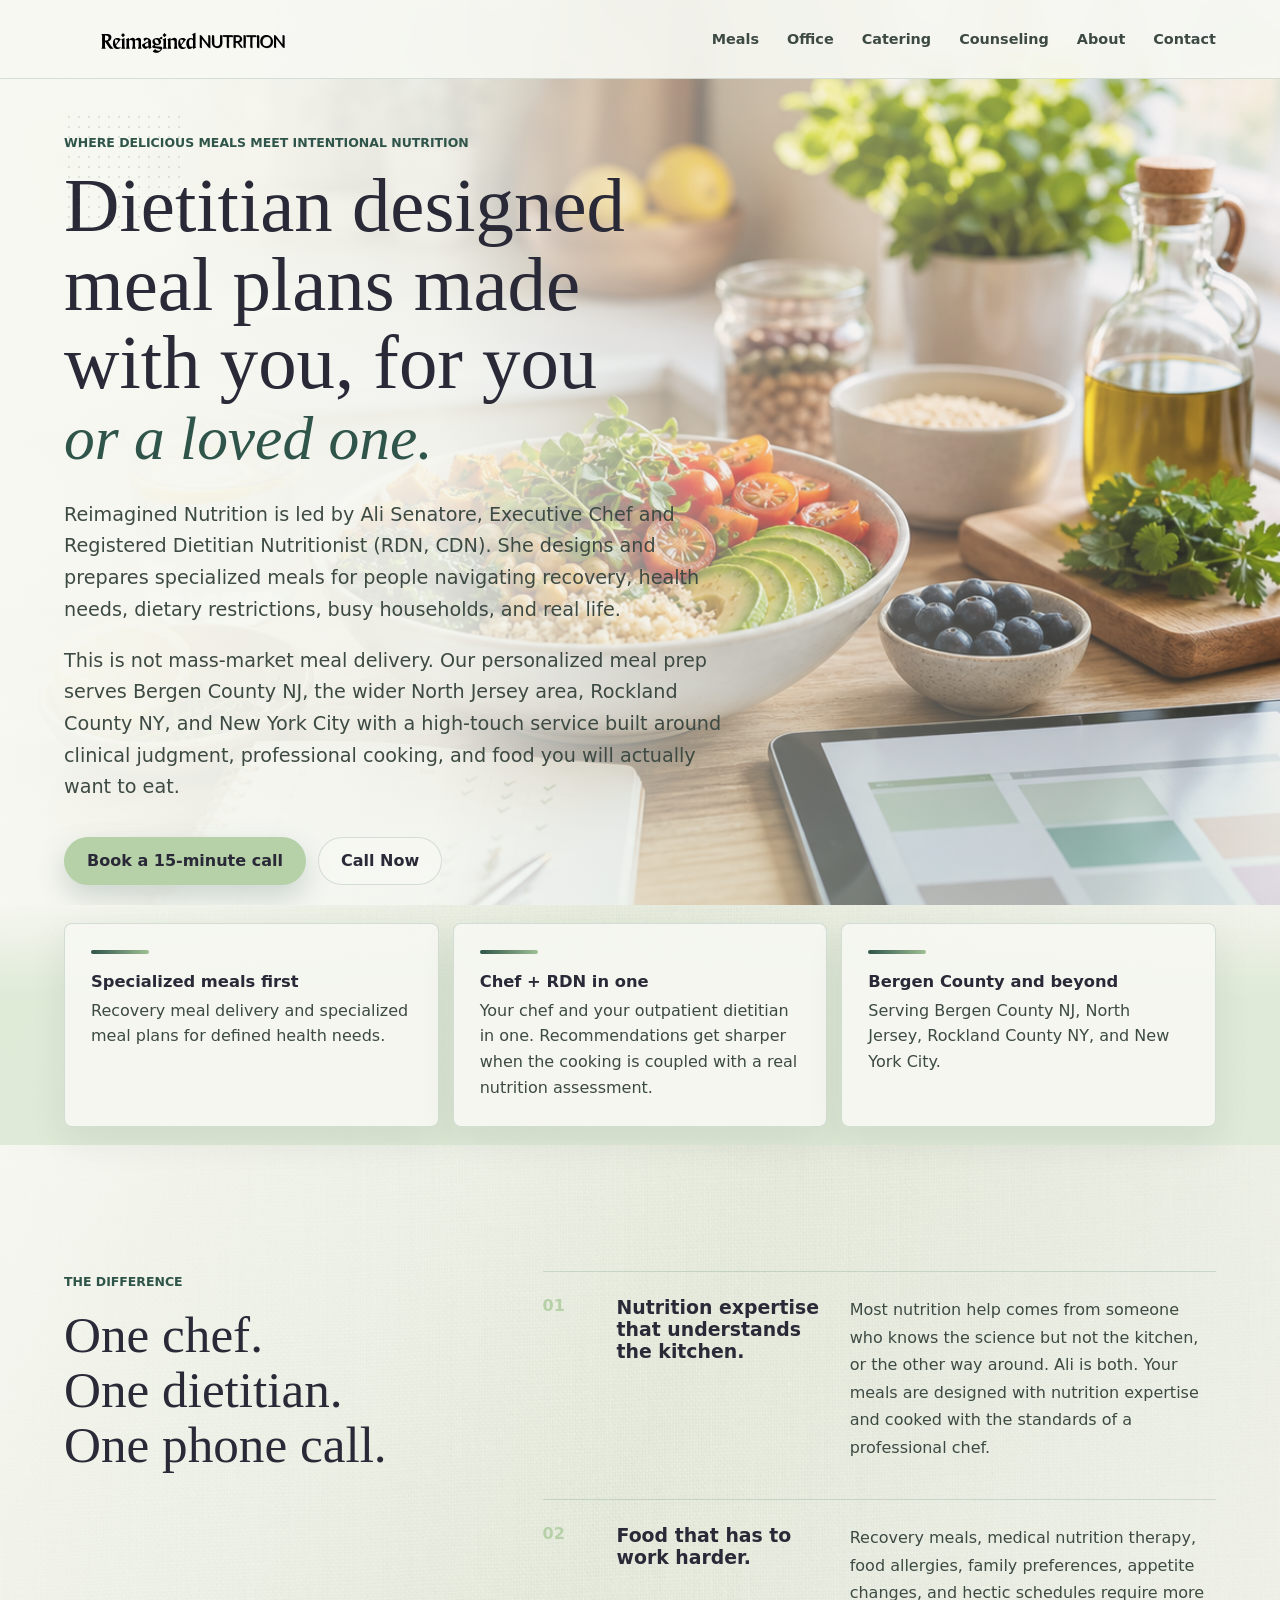
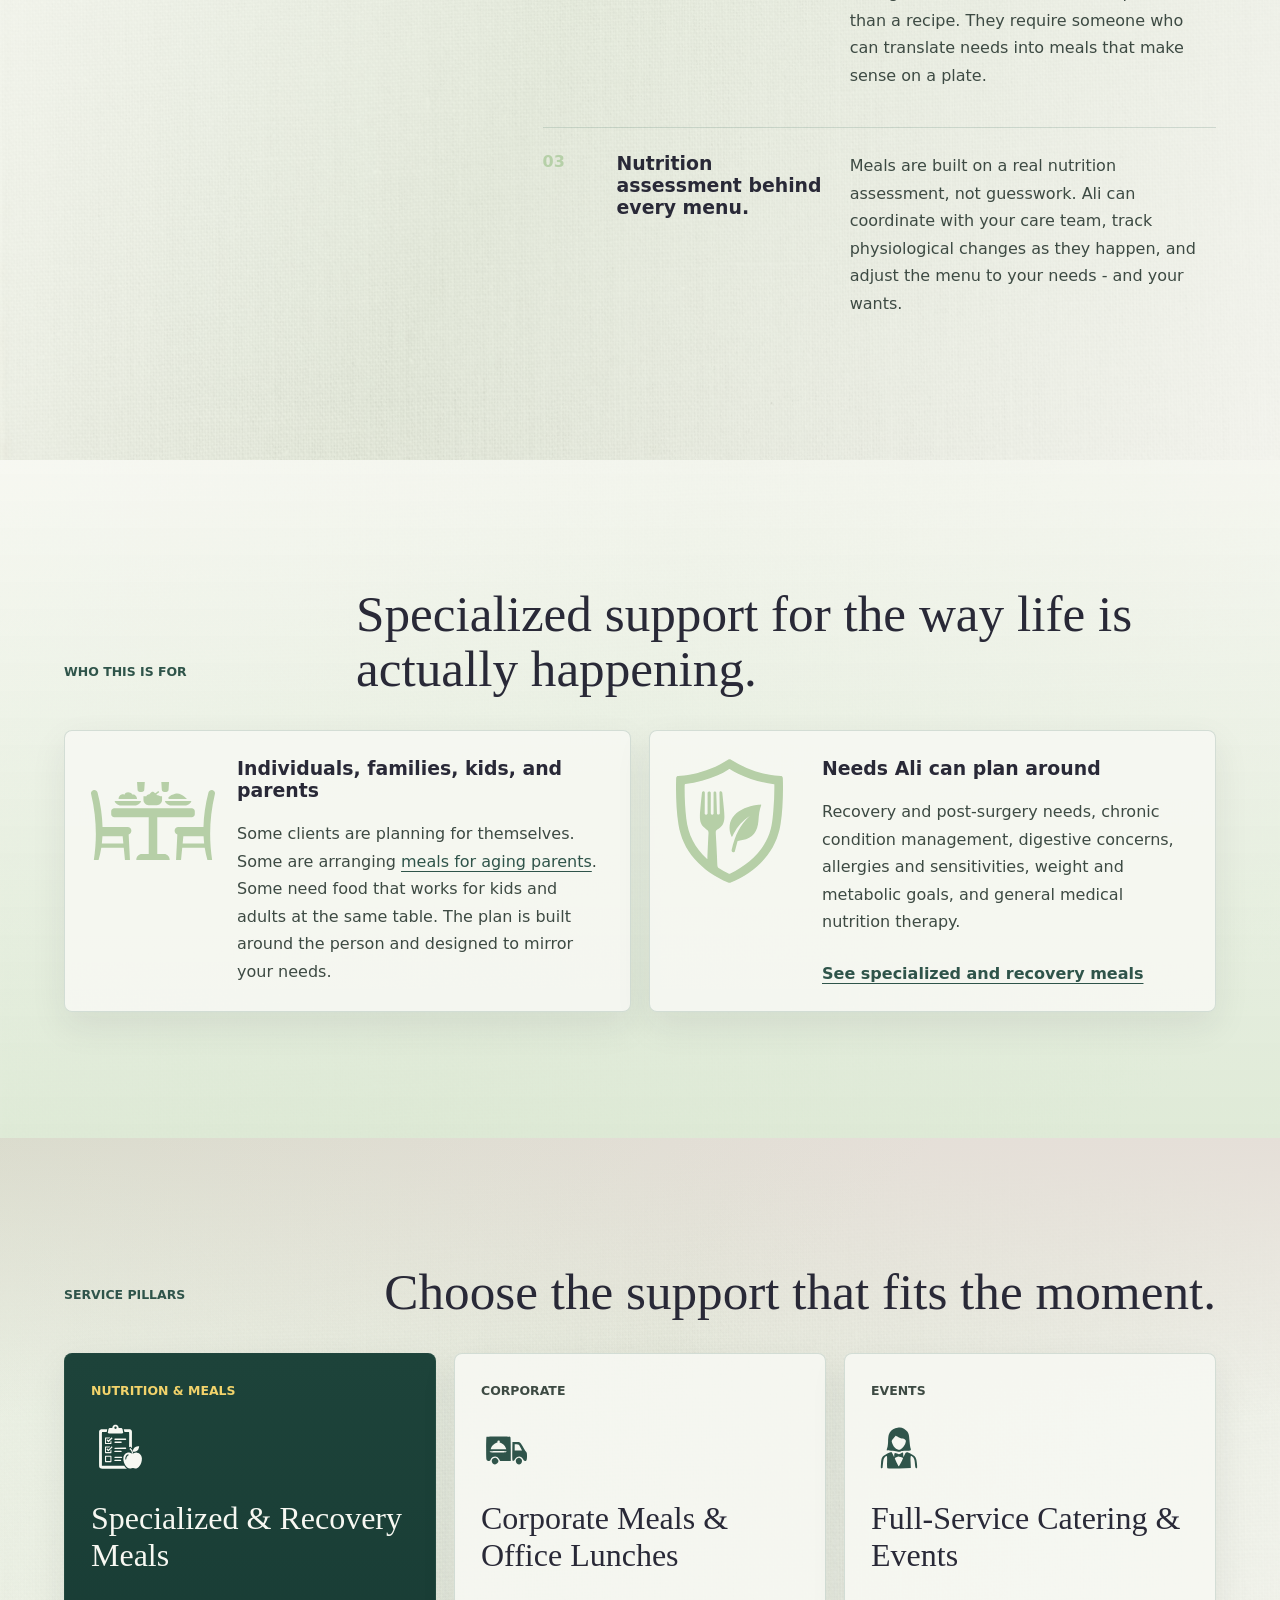
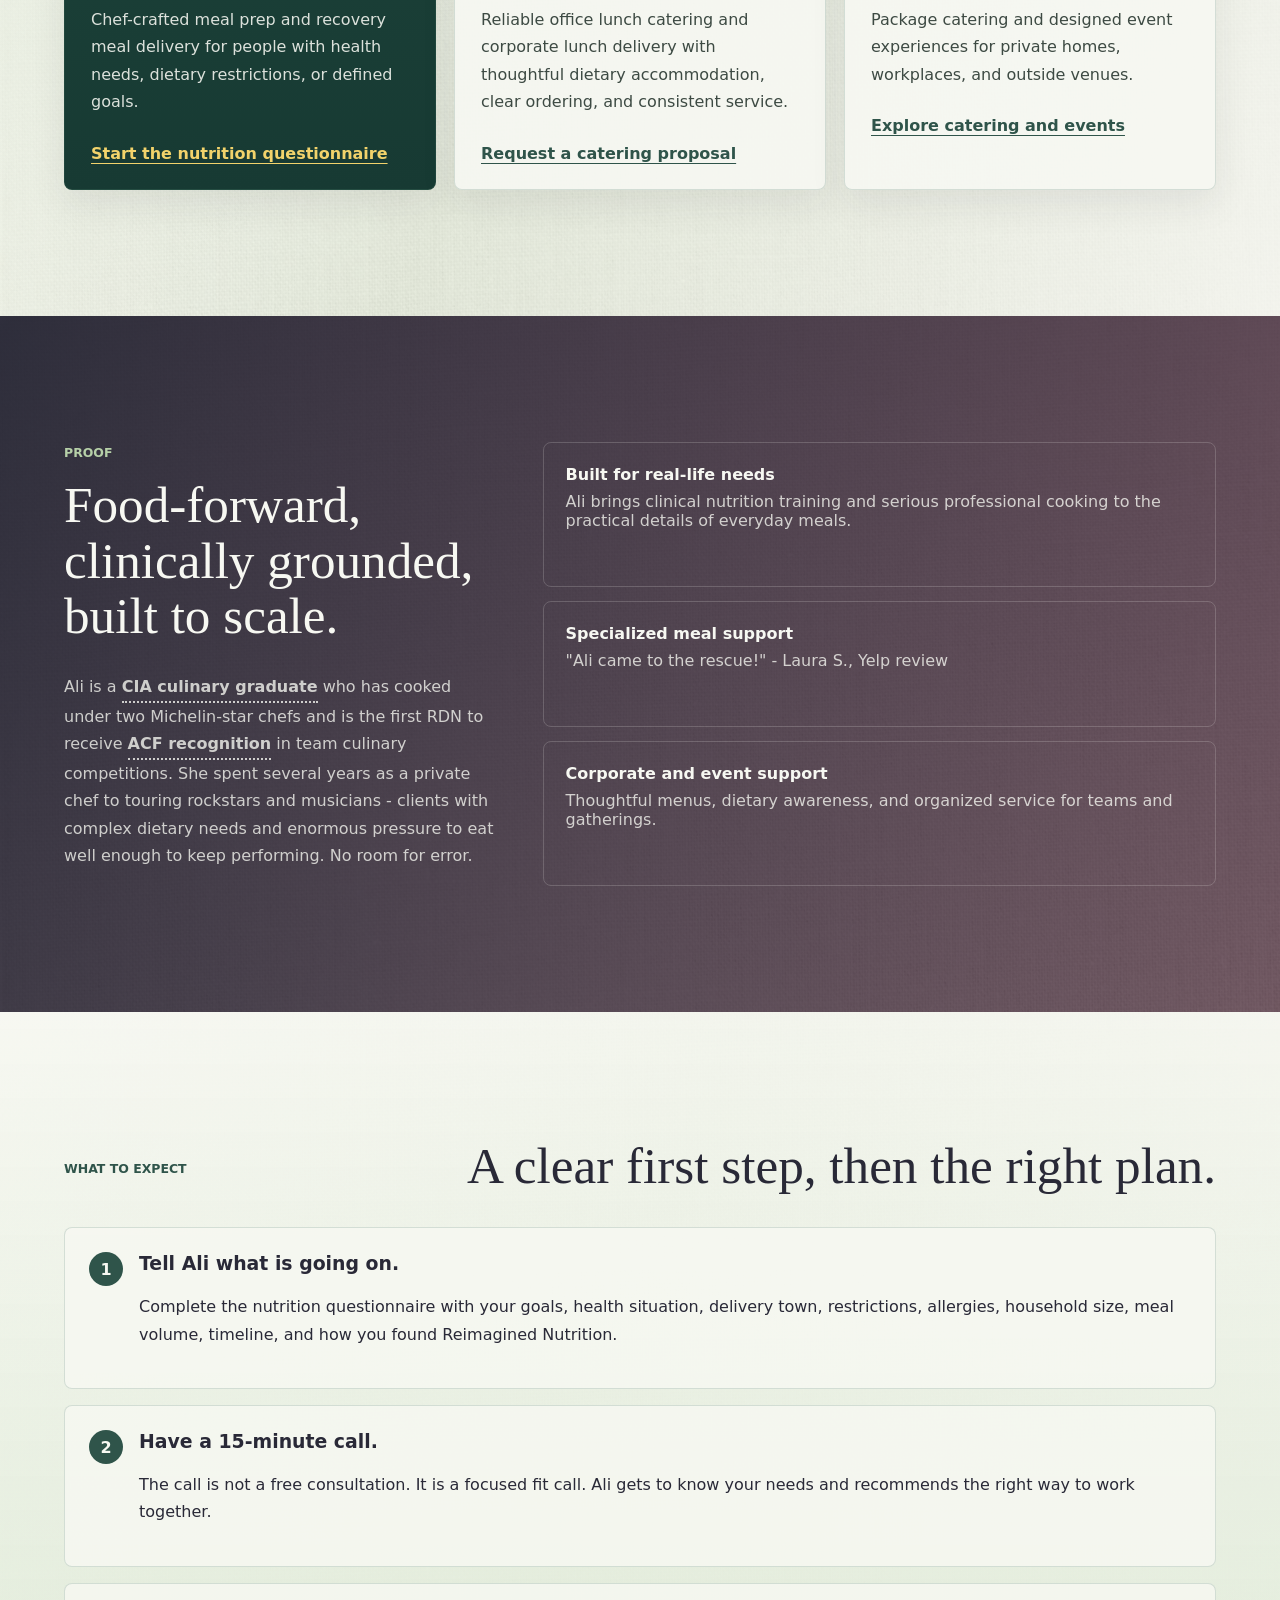
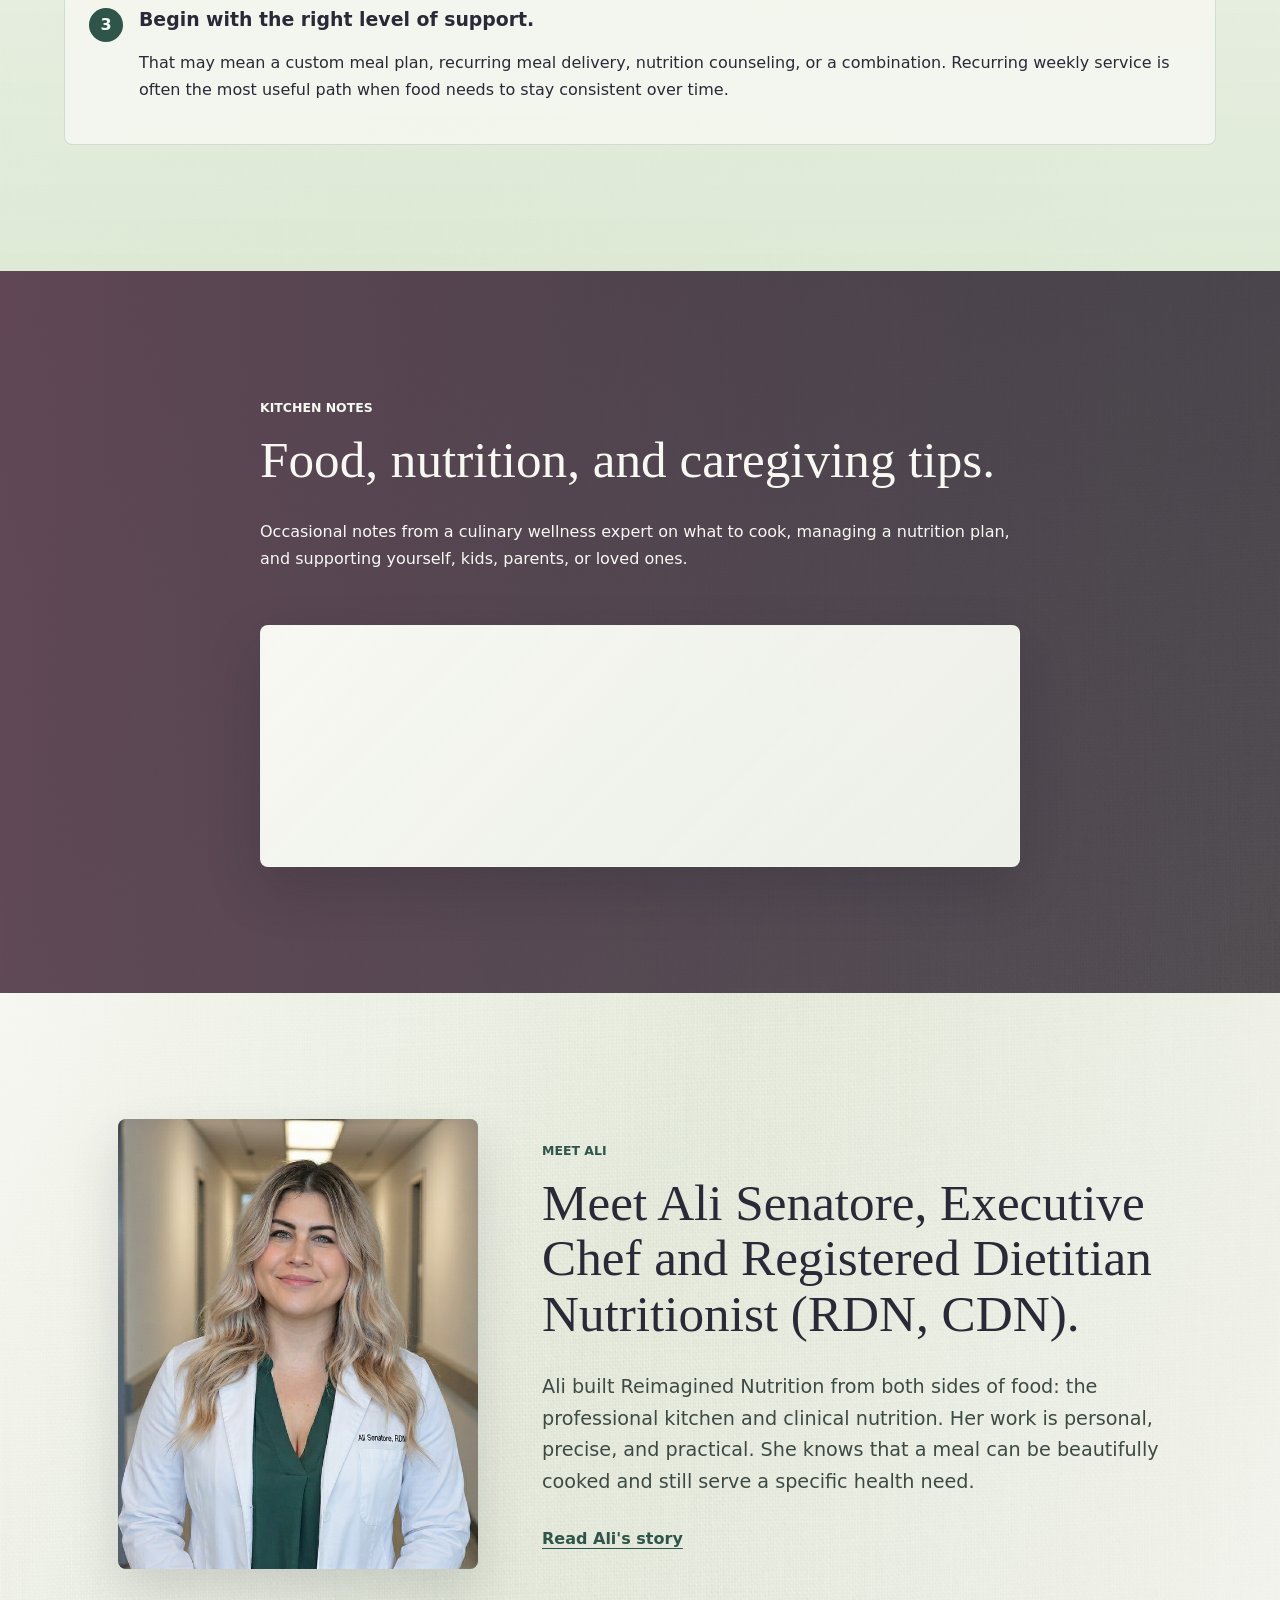
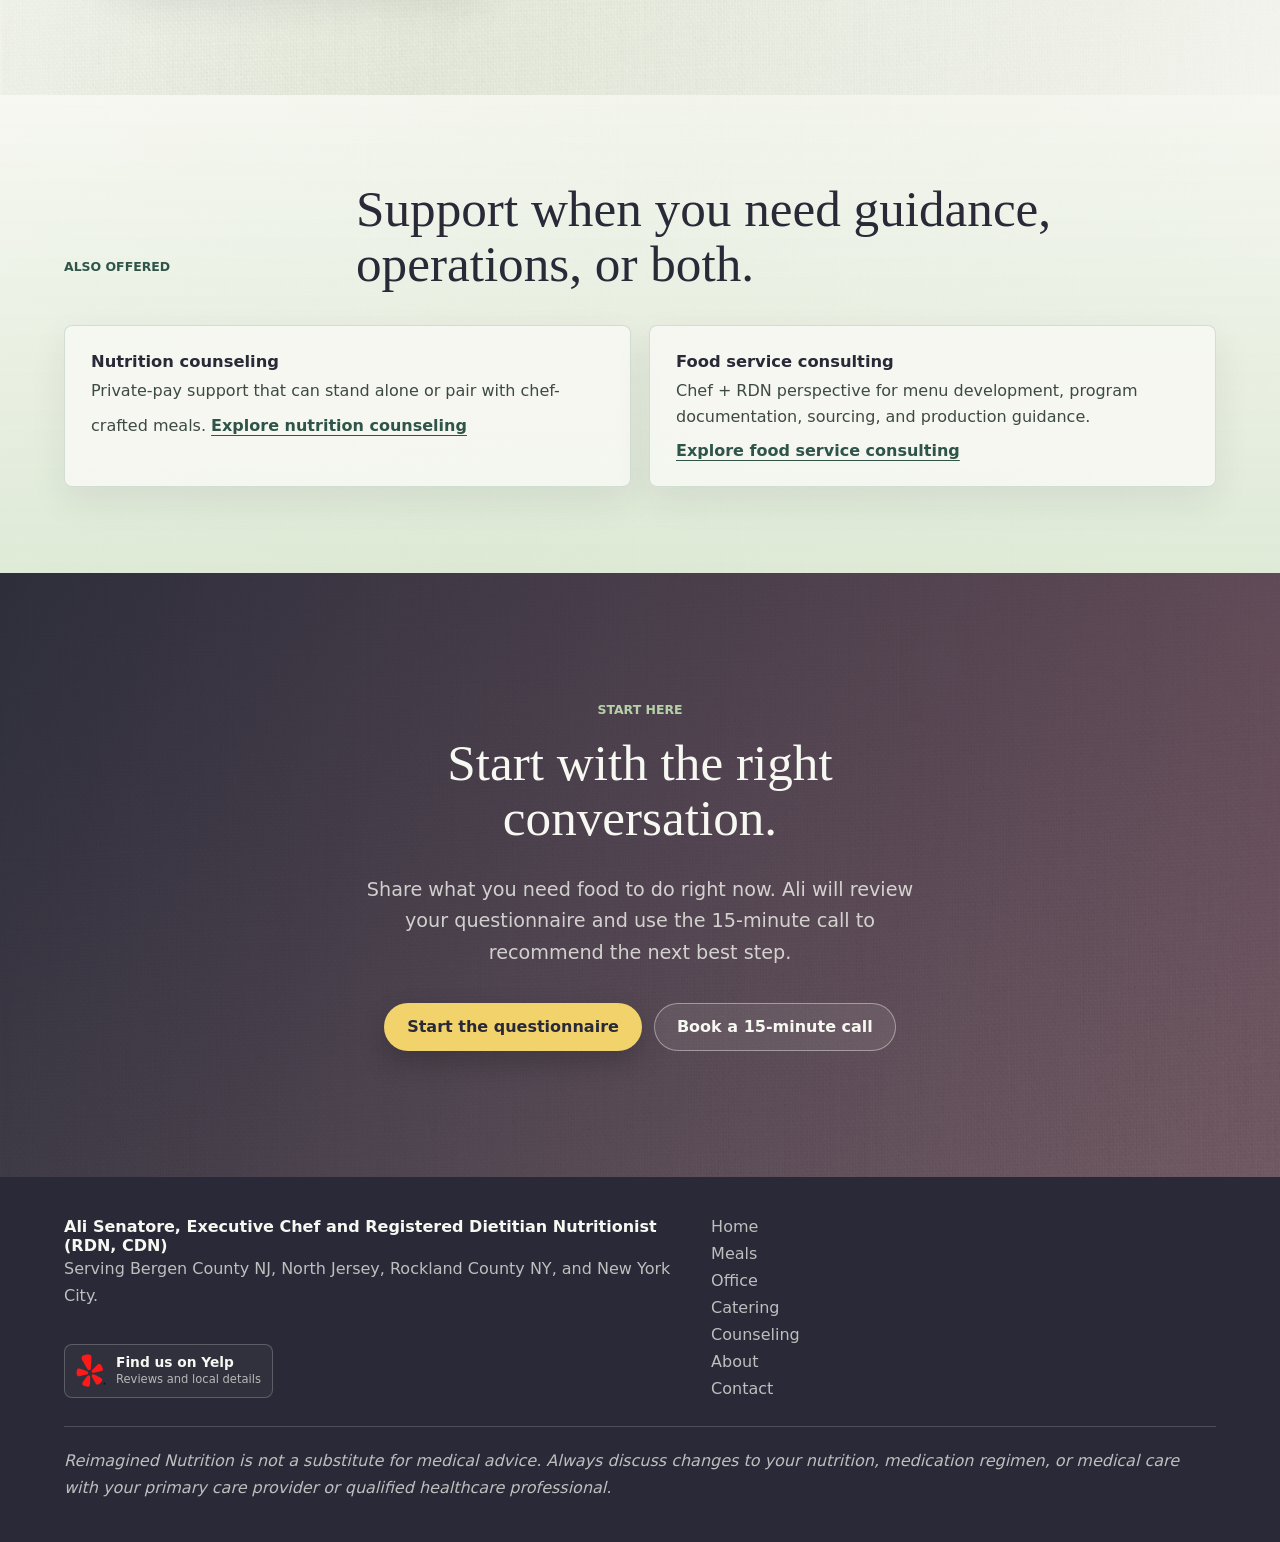
<file: index.html>
<!doctype html>
<html lang="en">
  <head>
    <meta charset="utf-8">
    <meta name="viewport" content="width=device-width, initial-scale=1">
    <!-- Generated SEO: edit seo.json, then run scripts/sync-seo.mjs. -->
    <title>Meal Prep in Bergen County NJ | Reimagined Nutrition</title>
    <meta name="description" content="Chef-prepared meal plans, recovery meals, office lunches, catering, and nutrition counseling in Bergen County NJ and nearby areas. Meet Ali Senatore, RDN.">
    <link rel="canonical" href="https://reimaginednutrition.com/">
    <link rel="sitemap" type="application/xml" href="https://reimaginednutrition.com/sitemap.xml">
    <meta property="og:type" content="website">
    <meta property="og:site_name" content="Reimagined Nutrition">
    <meta property="og:locale" content="en_US">
    <meta property="og:title" content="Meal Prep in Bergen County NJ | Reimagined Nutrition">
    <meta property="og:description" content="Chef-prepared meal plans, recovery meals, office lunches, catering, and nutrition counseling in Bergen County NJ and nearby areas. Meet Ali Senatore, RDN.">
    <meta property="og:url" content="https://reimaginednutrition.com/">
    <meta property="og:image" content="https://reimaginednutrition.com/assets/reimagined-nutrition-hero.png">
    <meta property="og:image:alt" content="Chef-prepared ingredients and meal planning materials.">
    <meta name="twitter:card" content="summary_large_image">
    <meta name="twitter:title" content="Meal Prep in Bergen County NJ | Reimagined Nutrition">
    <meta name="twitter:description" content="Chef-prepared meal plans, recovery meals, office lunches, catering, and nutrition counseling in Bergen County NJ and nearby areas. Meet Ali Senatore, RDN.">
    <meta name="twitter:image" content="https://reimaginednutrition.com/assets/reimagined-nutrition-hero.png">
    <script type="application/ld+json" id="site-seo">{
  "@context": "https://schema.org",
  "@graph": [
    {
      "@type": "Organization",
      "@id": "https://reimaginednutrition.com/#organization",
      "name": "Reimagined Nutrition",
      "url": "https://reimaginednutrition.com/",
      "logo": "https://reimaginednutrition.com/assets/reimagined-nutrition-logo-transparent.png",
      "telephone": "+12019064983",
      "areaServed": [
        "Bergen County NJ",
        "North Jersey",
        "Rockland County NY",
        "New York City"
      ],
      "hasOfferCatalog": {
        "@type": "OfferCatalog",
        "name": "Reimagined Nutrition services",
        "itemListElement": [
          {
            "@type": "Offer",
            "itemOffered": {
              "@id": "https://reimaginednutrition.com/specialized-recovery-meals.html#service"
            }
          },
          {
            "@type": "Offer",
            "itemOffered": {
              "@id": "https://reimaginednutrition.com/corporate-meals-office-lunches.html#service"
            }
          },
          {
            "@type": "Offer",
            "itemOffered": {
              "@id": "https://reimaginednutrition.com/full-service-catering-events.html#service"
            }
          },
          {
            "@type": "Offer",
            "itemOffered": {
              "@id": "https://reimaginednutrition.com/nutrition-counseling.html#service"
            }
          },
          {
            "@type": "Offer",
            "itemOffered": {
              "@id": "https://reimaginednutrition.com/food-service-consulting.html#service"
            }
          },
          {
            "@type": "Offer",
            "itemOffered": {
              "@id": "https://reimaginednutrition.com/meal-plans-for-aging-parents-and-spouses.html#service"
            }
          }
        ]
      }
    },
    {
      "@type": "WebSite",
      "@id": "https://reimaginednutrition.com/#website",
      "url": "https://reimaginednutrition.com/",
      "name": "Reimagined Nutrition",
      "publisher": {
        "@id": "https://reimaginednutrition.com/#organization"
      },
      "inLanguage": "en-US"
    },
    {
      "@type": "WebPage",
      "@id": "https://reimaginednutrition.com/#webpage",
      "url": "https://reimaginednutrition.com/",
      "name": "Meal Prep in Bergen County NJ | Reimagined Nutrition",
      "description": "Chef-prepared meal plans, recovery meals, office lunches, catering, and nutrition counseling in Bergen County NJ and nearby areas. Meet Ali Senatore, RDN.",
      "inLanguage": "en-US",
      "isPartOf": {
        "@id": "https://reimaginednutrition.com/#website"
      },
      "about": {
        "@id": "https://reimaginednutrition.com/#organization"
      }
    },
    {
      "@type": "Service",
      "@id": "https://reimaginednutrition.com/specialized-recovery-meals.html#service",
      "name": "Specialized & Recovery Meals",
      "serviceType": "Specialized meal plans and recovery meal delivery",
      "description": "Personalized meal plans and chef-prepared recovery meals in Bergen County NJ, North Jersey, Rockland County NY, and NYC from a Registered Dietitian chef.",
      "url": "https://reimaginednutrition.com/specialized-recovery-meals.html",
      "provider": {
        "@id": "https://reimaginednutrition.com/#organization"
      },
      "areaServed": [
        "Bergen County NJ",
        "North Jersey",
        "Rockland County NY",
        "New York City"
      ]
    },
    {
      "@type": "Service",
      "@id": "https://reimaginednutrition.com/corporate-meals-office-lunches.html#service",
      "name": "Office Meals & Lunch Catering",
      "serviceType": "Office lunch catering and corporate meal programs",
      "description": "Office lunch catering and corporate meal programs for teams in Bergen County NJ and North Jersey, with chef-prepared menus and dietary accommodation.",
      "url": "https://reimaginednutrition.com/corporate-meals-office-lunches.html",
      "provider": {
        "@id": "https://reimaginednutrition.com/#organization"
      },
      "areaServed": [
        "Bergen County NJ",
        "North Jersey",
        "Rockland County NY",
        "New York City"
      ]
    },
    {
      "@type": "Service",
      "@id": "https://reimaginednutrition.com/full-service-catering-events.html#service",
      "name": "Full-Service Catering & Events",
      "serviceType": "Full-service catering and event planning",
      "description": "Package catering and full-service events in Bergen County NJ and nearby areas. Explore chef-led menus, staffing, and event planning with Ali Senatore.",
      "url": "https://reimaginednutrition.com/full-service-catering-events.html",
      "provider": {
        "@id": "https://reimaginednutrition.com/#organization"
      },
      "areaServed": [
        "Bergen County NJ",
        "North Jersey",
        "Rockland County NY",
        "New York City"
      ]
    },
    {
      "@type": "Service",
      "@id": "https://reimaginednutrition.com/nutrition-counseling.html#service",
      "name": "Nutrition Counseling",
      "serviceType": "Nutrition counseling and medical nutrition therapy",
      "description": "Private-pay nutrition counseling and medical nutrition therapy with Ali Senatore, Registered Dietitian Nutritionist. Virtual and North Jersey appointments.",
      "url": "https://reimaginednutrition.com/nutrition-counseling.html",
      "provider": {
        "@id": "https://reimaginednutrition.com/#organization"
      },
      "areaServed": [
        "Bergen County NJ",
        "North Jersey",
        "Rockland County NY",
        "New York City"
      ]
    },
    {
      "@type": "Service",
      "@id": "https://reimaginednutrition.com/food-service-consulting.html#service",
      "name": "Food Service Consulting",
      "serviceType": "Food service and menu consulting",
      "description": "Food service consulting with a chef and Registered Dietitian: menu development, nutrition-aware programs, sourcing, documentation, and kitchen guidance.",
      "url": "https://reimaginednutrition.com/food-service-consulting.html",
      "provider": {
        "@id": "https://reimaginednutrition.com/#organization"
      },
      "areaServed": [
        "Bergen County NJ",
        "North Jersey",
        "Rockland County NY",
        "New York City"
      ]
    },
    {
      "@type": "Service",
      "@id": "https://reimaginednutrition.com/meal-plans-for-aging-parents-and-spouses.html#service",
      "name": "Meal Plans for Aging Parents & Spouses",
      "serviceType": "Meal plans for aging parents and spouses",
      "description": "Personalized meal plans and chef-prepared meals for aging parents and spouses in Bergen County NJ, North Jersey, Rockland County NY, and New York City.",
      "url": "https://reimaginednutrition.com/meal-plans-for-aging-parents-and-spouses.html",
      "provider": {
        "@id": "https://reimaginednutrition.com/#organization"
      },
      "areaServed": [
        "Bergen County NJ",
        "North Jersey",
        "Rockland County NY",
        "New York City"
      ]
    }
  ]
}</script>
    <!-- End generated SEO -->
    <link rel="icon" type="image/png" href="assets/reimagined-nutrition-icon.png">
    <link rel="preload" as="image" href="assets/reimagined-nutrition-hero.png">
    <link rel="preload" as="image" href="assets/reimagined-nutrition-logo-transparent.png">
    <link rel="stylesheet" href="styles.css?v=caregiver-link-20260904">
  </head>
  <body>
    <header class="site-header" data-header>
      <!-- Generated from navigation.json by scripts/sync-navigation.mjs. -->
      <a class="brand" href="index.html" aria-label="Reimagined Nutrition home">
        <img class="brand-logo" src="assets/reimagined-nutrition-logo-transparent.png" alt="Reimagined Nutrition">
      </a>
      <button class="nav-toggle" type="button" aria-label="Toggle navigation" aria-expanded="false" aria-controls="site-nav" data-nav-toggle><span></span><span></span></button>
      <nav class="site-nav" id="site-nav" aria-label="Primary navigation" data-nav>
        <a href="specialized-recovery-meals.html">Meals</a>
        <a href="corporate-meals-office-lunches.html">Office</a>
        <a href="full-service-catering-events.html">Catering</a>
        <a href="nutrition-counseling.html">Counseling</a>
        <a href="about.html">About</a>
        <a href="contact-and-inquiry.html">Contact</a>
      </nav>
    </header>

    <main id="top">
      <section class="hero" aria-labelledby="hero-title">
        <img class="hero-image" src="assets/reimagined-nutrition-hero.png" alt="Balanced meal ingredients, meal planning tools, and a coaching notebook on a bright kitchen table.">
        <div class="hero-shade" aria-hidden="true"></div>
        <div class="hero-content">
          <p class="eyebrow">where delicious meals meet intentional nutrition</p>
          <h1 id="hero-title"><span class="hero-title-lock">Dietitian designed</span> <span class="hero-title-lock">meal plans made</span> <span class="hero-title-lock">with you, for you</span> <span class="hero-title-note">or a loved one.</span></h1>
          <p class="hero-copy">
            Reimagined Nutrition is led by Ali Senatore, Executive Chef and Registered Dietitian Nutritionist (RDN, CDN).
            She designs and prepares specialized meals for people navigating recovery, health needs, dietary restrictions,
            busy households, and real life.
          </p>
          <p class="hero-copy">
            This is not mass-market meal delivery. Our personalized meal prep serves Bergen County NJ,
            the wider North Jersey area, Rockland County NY, and New York City with a high-touch service
            built around clinical judgment, professional cooking, and food you will actually want to eat.
          </p>
          <div class="hero-actions">
            <a class="button button-primary" href="https://meetings-na2.hubspot.com/alexandra-senatore">Book a 15-minute call</a>
            <a class="button button-light" href="tel:+12019064983">Call Now</a>
          </div>
        </div>
      </section>

      <section class="intro" aria-label="Practice highlights">
        <div class="intro-item">
          <strong>Specialized meals first</strong>
          <span>Recovery meal delivery and specialized meal plans for defined health needs.</span>
        </div>
        <div class="intro-item">
          <strong>Chef + RDN in one</strong>
          <span>Your chef and your outpatient dietitian in one. Recommendations get sharper when the cooking is coupled with a real nutrition assessment.</span>
        </div>
        <div class="intro-item">
          <strong>Bergen County and beyond</strong>
          <span>Serving Bergen County NJ, North Jersey, Rockland County NY, and New York City.</span>
        </div>
      </section>

      <section class="section split" id="difference">
        <div>
          <p class="eyebrow">The Difference</p>
          <h2 class="line-stack">
            <span>One chef.</span>
            <span>One dietitian.</span>
            <span>One phone call.</span>
          </h2>
        </div>
        <div class="method-list">
          <article>
            <span>01</span>
            <h3>Nutrition expertise that understands the kitchen.</h3>
            <p>Most nutrition help comes from someone who knows the science but not the kitchen, or the other way around. Ali is both. Your meals are designed with nutrition expertise and cooked with the standards of a professional chef.</p>
          </article>
          <article>
            <span>02</span>
            <h3>Food that has to work harder.</h3>
            <p>Recovery meals, medical nutrition therapy, food allergies, family preferences, appetite changes, and hectic schedules require more than a recipe. They require someone who can translate needs into meals that make sense on a plate.</p>
          </article>
          <article>
            <span>03</span>
            <h3>Nutrition assessment behind every menu.</h3>
            <p>Meals are built on a real nutrition assessment, not guesswork. Ali can coordinate with your care team, track physiological changes as they happen, and adjust the menu to your needs - and your wants.</p>
          </article>
        </div>
      </section>

      <section class="section soft" id="who">
        <div class="section-heading">
          <p class="eyebrow">Who This Is For</p>
          <h2>Specialized support for the way life is actually happening.</h2>
        </div>
        <div class="grid-2">
          <article class="card card-rule support-card">
            <img class="service-icon" src="assets/icon-support-table.svg" alt="">
            <div class="support-card-copy">
              <h3>Individuals, families, kids, and parents</h3>
              <p>Some clients are planning for themselves. Some are arranging <a class="text-link" href="meal-plans-for-aging-parents-and-spouses.html">meals for aging parents</a>. Some need food that works for kids and adults at the same table. The plan is built around the person and designed to mirror your needs.</p>
            </div>
          </article>
          <article class="card card-rule support-card">
            <img class="service-icon" src="assets/icon-support-nutrition-shield.svg" alt="">
            <div class="support-card-copy">
              <h3>Needs Ali can plan around</h3>
              <p>Recovery and post-surgery needs, chronic condition management, digestive concerns, allergies and sensitivities, weight and metabolic goals, and general medical nutrition therapy.</p>
              <a class="text-link" href="specialized-recovery-meals.html">See specialized and recovery meals</a>
            </div>
          </article>
        </div>
      </section>

      <section class="section alt" id="services">
        <div class="section-heading">
          <p class="eyebrow">Service Pillars</p>
          <h2>Choose the support that fits the moment.</h2>
        </div>
        <div class="grid-3">
          <article class="program-card featured">
            <p class="program-meta">Nutrition & meals</p>
            <span class="program-icon program-icon-menus" aria-hidden="true"></span>
            <h3>Specialized & Recovery Meals</h3>
            <p>Chef-crafted meal prep and recovery meal delivery for people with health needs, dietary restrictions, or defined goals.</p>
            <a class="text-link" href="contact-and-inquiry.html#nutrition-questionnaire">Start the nutrition questionnaire</a>
          </article>
          <article class="program-card">
            <p class="program-meta">Corporate</p>
            <span class="program-icon program-icon-delivery-plan" aria-hidden="true"></span>
            <h3>Corporate Meals & Office Lunches</h3>
            <p>Reliable office lunch catering and corporate lunch delivery with thoughtful dietary accommodation, clear ordering, and consistent service.</p>
            <a class="text-link" href="contact-and-inquiry.html#catering-inquiry">Request a catering proposal</a>
          </article>
          <article class="program-card">
            <p class="program-meta">Events</p>
            <span class="program-icon program-icon-staff" aria-hidden="true"></span>
            <h3>Full-Service Catering & Events</h3>
            <p>Package catering and designed event experiences for private homes, workplaces, and outside venues.</p>
            <a class="text-link" href="full-service-catering-events.html">Explore catering and events</a>
          </article>
        </div>
      </section>

      <section class="section dark split" id="proof">
        <div>
          <p class="eyebrow">Proof</p>
          <h2>Food-forward, clinically grounded, built to scale.</h2>
          <p>Ali is a <span class="tooltip-term" tabindex="0">CIA culinary graduate<span class="tooltip-bubble" role="tooltip">CIA is The Culinary Institute of America, one of the country's most respected culinary schools and a recognized training ground for serious professional chefs.</span></span> who has cooked under two Michelin-star chefs and is the first RDN to receive <span class="tooltip-term" tabindex="0">ACF recognition<span class="tooltip-bubble" role="tooltip">ACF is the American Culinary Federation, a respected professional chefs' organization. Its recognition is based on judged culinary standards in live competition.</span></span> in team culinary competitions. She spent several years as a private chef to touring rockstars and musicians - clients with complex dietary needs and enormous pressure to eat well enough to keep performing. No room for error.</p>
        </div>
        <div class="evidence-points">
          <div>
            <strong>Built for real-life needs</strong>
            <span>Ali brings clinical nutrition training and serious professional cooking to the practical details of everyday meals.</span>
          </div>
          <div>
            <strong>Specialized meal support</strong>
            <span>"Ali came to the rescue!" - Laura S., Yelp review</span>
          </div>
          <div>
            <strong>Corporate and event support</strong>
            <span>Thoughtful menus, dietary awareness, and organized service for teams and gatherings.</span>
          </div>
        </div>
      </section>

      <section class="section soft">
        <div class="section-heading">
          <p class="eyebrow">What To Expect</p>
          <h2>A clear first step, then the right plan.</h2>
        </div>
        <div class="steps">
          <article class="step">
            <h3>Tell Ali what is going on.</h3>
            <p>Complete the nutrition questionnaire with your goals, health situation, delivery town, restrictions, allergies, household size, meal volume, timeline, and how you found Reimagined Nutrition.</p>
          </article>
          <article class="step">
            <h3>Have a 15-minute call.</h3>
            <p>The call is not a free consultation. It is a focused fit call. Ali gets to know your needs and recommends the right way to work together.</p>
          </article>
          <article class="step">
            <h3>Begin with the right level of support.</h3>
            <p>That may mean a custom meal plan, recurring meal delivery, nutrition counseling, or a combination. Recurring weekly service is often the most useful path when food needs to stay consistent over time.</p>
          </article>
        </div>
      </section>

      <section class="section newsletter homepage-newsletter">
        <div>
          <p class="eyebrow">Kitchen Notes</p>
          <h2>Food, nutrition, and caregiving tips.</h2>
          <p>Occasional notes from a culinary wellness expert on what to cook, managing a nutrition plan, and supporting yourself, kids, parents, or loved ones.</p>
        </div>
        <div class="form-card hubspot-form" aria-label="Newsletter signup form">
          <div class="hs-form-frame" data-region="na2" data-form-id="2b6db5f2-5326-433b-b1ba-5eb630c8b293" data-portal-id="247079971"></div>
        </div>
      </section>

      <section class="section split portrait-split">
        <div>
          <figure class="portrait-frame">
            <img src="assets/reimagined-nutrition-ali-senatore.png" alt="Ali Senatore, Executive Chef and Registered Dietitian Nutritionist.">
          </figure>
        </div>
        <div>
          <p class="eyebrow">Meet Ali</p>
          <h2>Meet Ali Senatore, Executive Chef and Registered Dietitian Nutritionist (RDN, CDN).</h2>
          <p class="lead">Ali built Reimagined Nutrition from both sides of food: the professional kitchen and clinical nutrition. Her work is personal, precise, and practical. She knows that a meal can be beautifully cooked and still serve a specific health need.</p>
          <a class="text-link" href="about.html">Read Ali's story</a>
        </div>
      </section>

      <section class="section tight soft">
        <div class="section-heading">
          <p class="eyebrow">Also Offered</p>
          <h2>Support when you need guidance, operations, or both.</h2>
        </div>
        <div class="grid-2">
          <article class="mini-card">
            <strong>Nutrition counseling</strong>
            <span>Private-pay support that can stand alone or pair with chef-crafted meals.</span>
            <a class="text-link" href="nutrition-counseling.html">Explore nutrition counseling</a>
          </article>
          <article class="mini-card">
            <strong>Food service consulting</strong>
            <span>Chef + RDN perspective for menu development, program documentation, sourcing, and production guidance.</span>
            <a class="text-link" href="food-service-consulting.html">Explore food service consulting</a>
          </article>
        </div>
      </section>

      <section class="section dark closing-cta">
        <div class="closing-cta-content">
          <p class="eyebrow">Start Here</p>
          <h2>Start with the right conversation.</h2>
          <p class="lead">Share what you need food to do right now. Ali will review your questionnaire and use the 15-minute call to recommend the next best step.</p>
          <div class="button-row">
            <a class="button button-primary" href="contact-and-inquiry.html#nutrition-questionnaire">Start the questionnaire</a>
            <a class="button button-light" href="https://meetings-na2.hubspot.com/alexandra-senatore">Book a 15-minute call</a>
          </div>
        </div>
      </section>
    </main>

    <footer class="site-footer" data-site-footer></footer>

    <script src="script.js"></script>
    <script src="footer.js?v=59d3e0d615ab"></script>
    <script src="https://js-na2.hsforms.net/forms/embed/247079971.js" defer></script>
    <!-- Start of HubSpot Embed Code -->
    <script type="text/javascript" id="hs-script-loader" async defer src="//js-na2.hs-scripts.com/247079971.js"></script>
    <!-- End of HubSpot Embed Code -->
  </body>
</html>
</file>
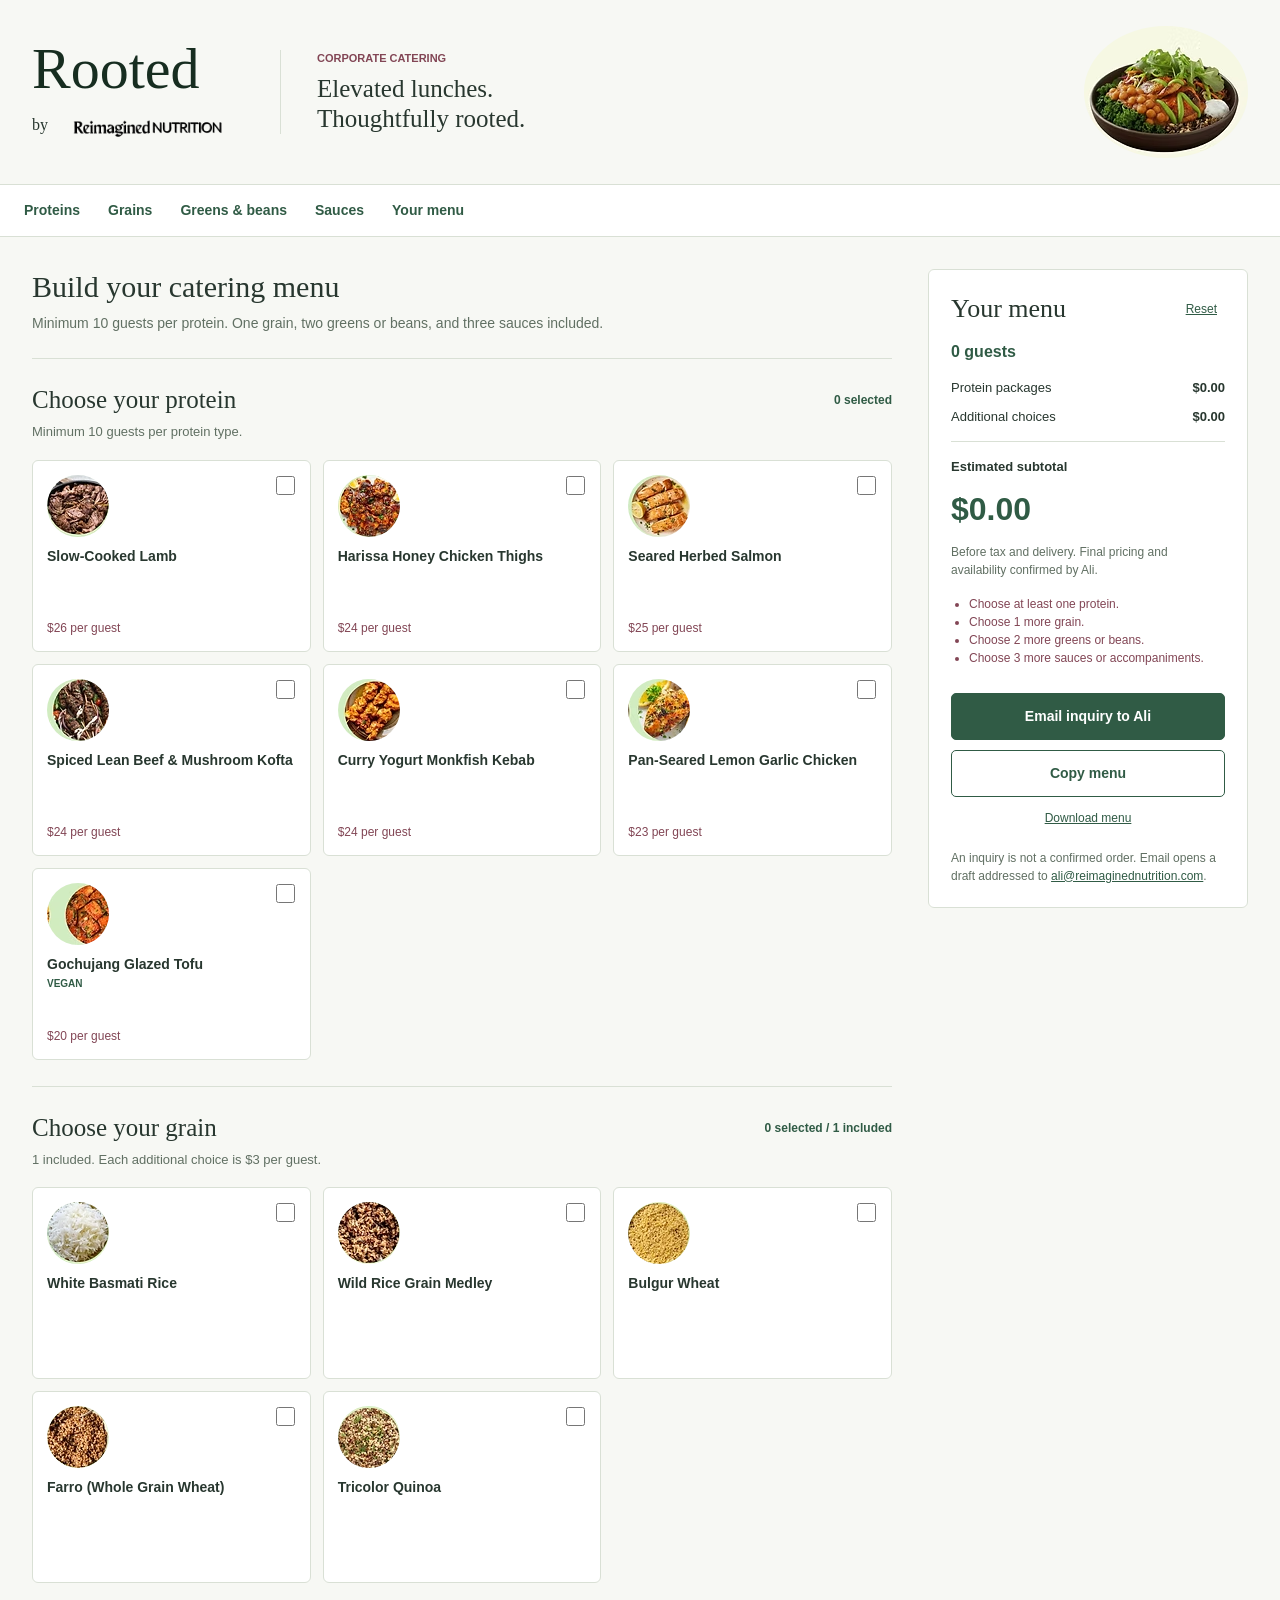
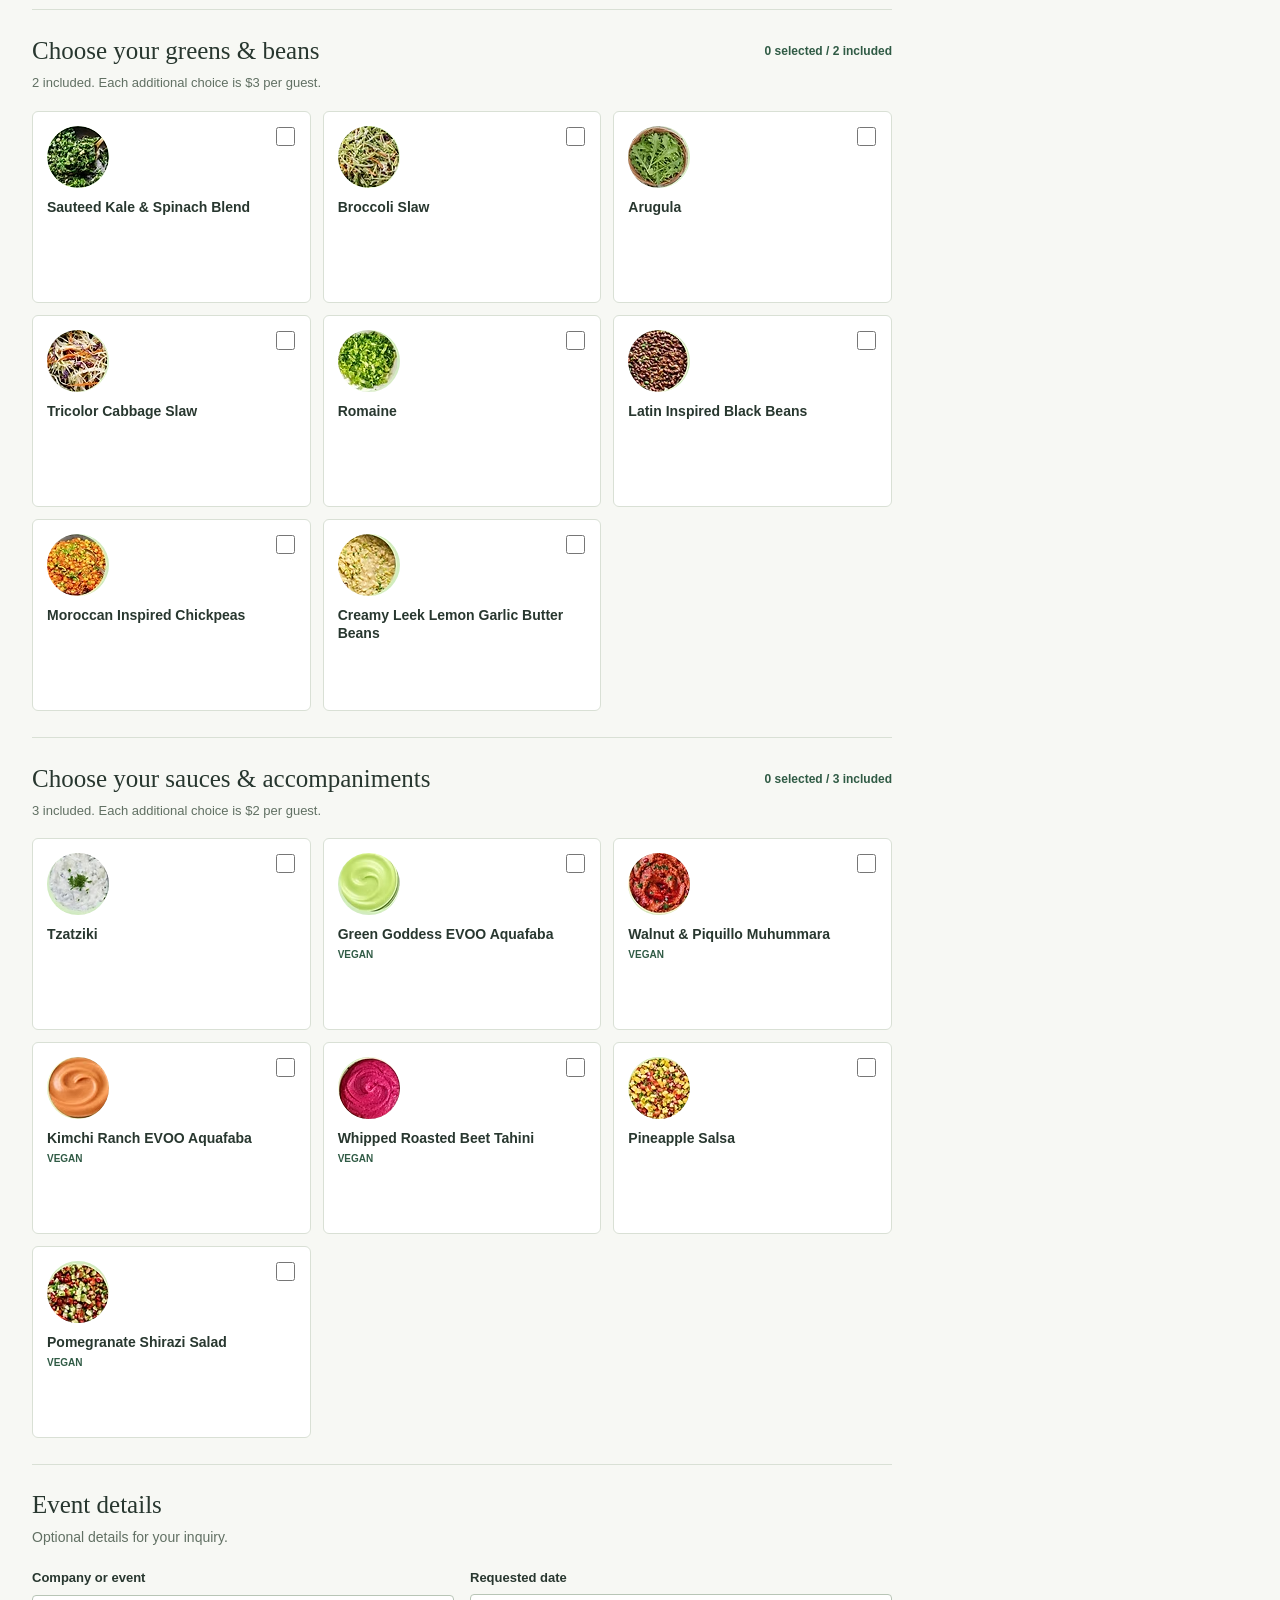
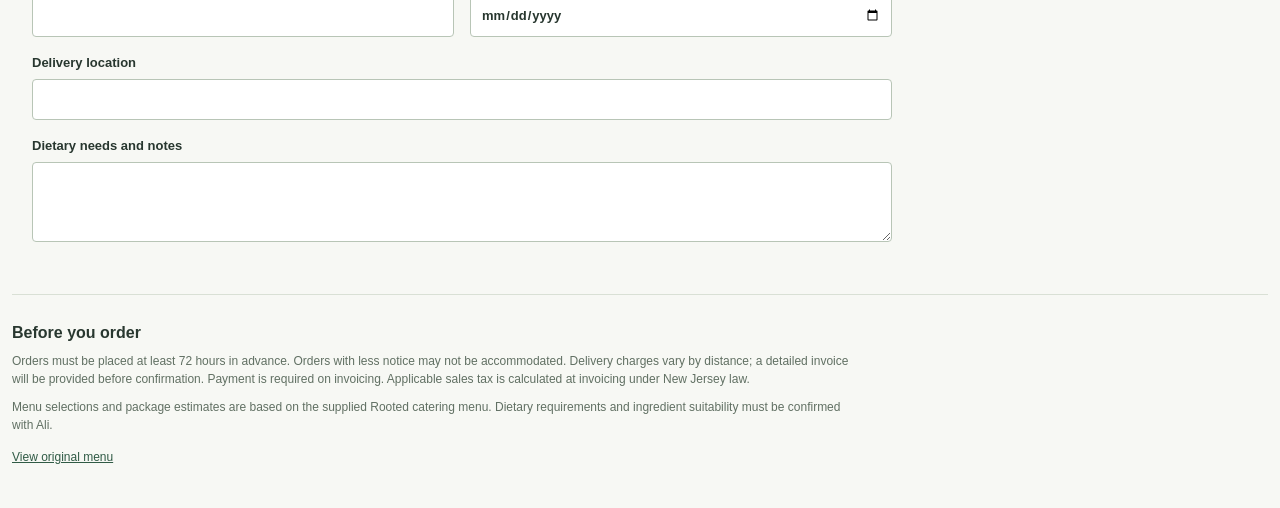
<file: rooted/index.html>
<!doctype html>
<html lang="en">
<head>
  <meta charset="utf-8">
  <meta name="viewport" content="width=device-width, initial-scale=1">
  <meta name="robots" content="noindex, nofollow">
  <title>Rooted | Catering Menu</title>
  <link rel="icon" href="../assets/reimagined-nutrition-icon.png">
  <link rel="stylesheet" href="rooted.css?v=1">
</head>
<body>
  <header class="masthead">
    <div class="brand"><h1>Rooted</h1><p>by <img src="../assets/reimagined-nutrition-logo-transparent.png" alt="Reimagined Nutrition"></p></div>
    <div class="masthead-copy"><p>Corporate catering</p><h2>Elevated lunches.<br>Thoughtfully rooted.</h2></div>
    <div class="bowl" role="img" aria-label="A bowl of grains, vegetables, and chickpeas from the Rooted menu"></div>
  </header>
  <nav class="menu-nav" aria-label="Menu categories"><a href="#proteins">Proteins</a><a href="#grains">Grains</a><a href="#greens">Greens &amp; beans</a><a href="#sauces">Sauces</a><a href="#your-menu">Your menu</a></nav>
  <main class="layout">
    <div class="menu">
      <div class="menu-intro"><h2>Build your catering menu</h2><p>Minimum 10 guests per protein. One grain, two greens or beans, and three sauces included.</p></div>
      <div id="menu-sections"></div>
      <section class="event" aria-labelledby="event-heading">
        <h2 id="event-heading">Event details</h2><p class="muted">Optional details for your inquiry.</p>
        <div class="event-grid">
          <label>Company or event<input id="event-name" autocomplete="organization" maxlength="100"></label>
          <label>Requested date<input id="event-date" type="date"></label>
          <label class="full">Delivery location<input id="event-location" autocomplete="street-address" maxlength="200"></label>
          <label class="full">Dietary needs and notes<textarea id="event-notes" rows="3" maxlength="1500"></textarea></label>
        </div>
      </section>
    </div>
    <aside class="summary" id="your-menu" aria-labelledby="summary-title">
      <div class="summary-heading"><h2 id="summary-title">Your menu</h2><button id="reset" class="quiet" type="button">Reset</button></div>
      <p id="guest-total" class="guest-total">0 guests</p>
      <div id="summary-items"></div>
      <dl class="totals"><div><dt>Protein packages</dt><dd id="base-total">$0.00</dd></div><div><dt>Additional choices</dt><dd id="extra-total">$0.00</dd></div><div class="grand-total"><dt>Estimated subtotal</dt><dd id="subtotal">$0.00</dd></div></dl>
      <p class="estimate-note">Before tax and delivery. Final pricing and availability confirmed by Ali.</p>
      <ul id="requirements" class="requirements"></ul>
      <p id="action-message" class="action-message" role="status" aria-live="polite"></p>
      <button id="email-menu" class="primary" type="button">Email inquiry to Ali</button>
      <button id="copy-menu" class="secondary" type="button">Copy menu</button>
      <button id="download-menu" class="quiet download" type="button">Download menu</button>
      <div id="copy-fallback" hidden><label>Your menu<textarea id="copy-text" readonly rows="8"></textarea></label></div>
      <p class="inquiry-note">An inquiry is not a confirmed order. Email opens a draft addressed to <a href="mailto:ali@reimaginednutrition.com">ali@reimaginednutrition.com</a>.</p>
    </aside>
  </main>
  <footer class="terms"><h2>Before you order</h2><p>Orders must be placed at least 72 hours in advance. Orders with less notice may not be accommodated. Delivery charges vary by distance; a detailed invoice will be provided before confirmation. Payment is required on invoicing. Applicable sales tax is calculated at invoicing under New Jersey law.</p><p>Menu selections and package estimates are based on the supplied Rooted catering menu. Dietary requirements and ingredient suitability must be confirmed with Ali.</p><a href="../assets/rooted-menu-reference.png" target="_blank" rel="noopener">View original menu</a></footer>
  <noscript><p class="noscript">This menu builder requires JavaScript. <a href="../assets/rooted-menu-reference.png">View the original menu</a> or email ali@reimaginednutrition.com.</p></noscript>
  <script src="rooted.js?v=1"></script>
</body>
</html>
</file>
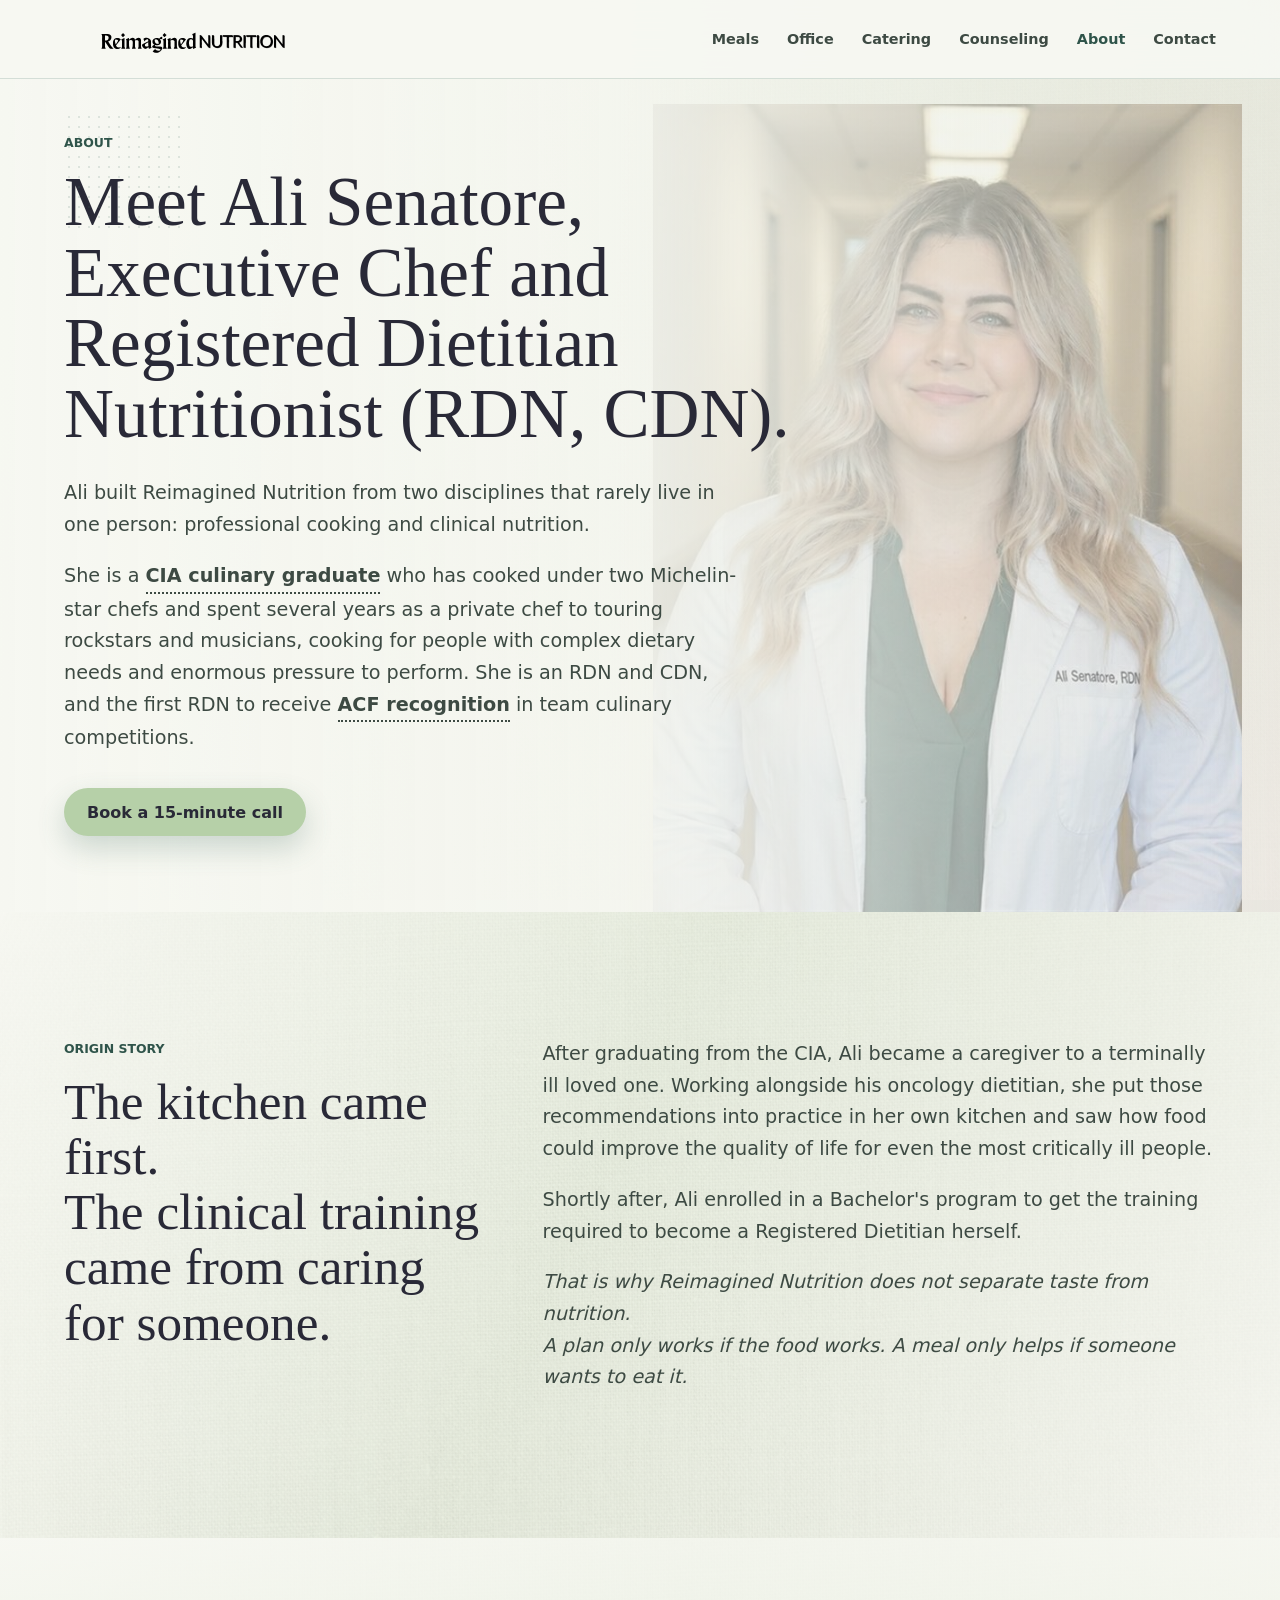
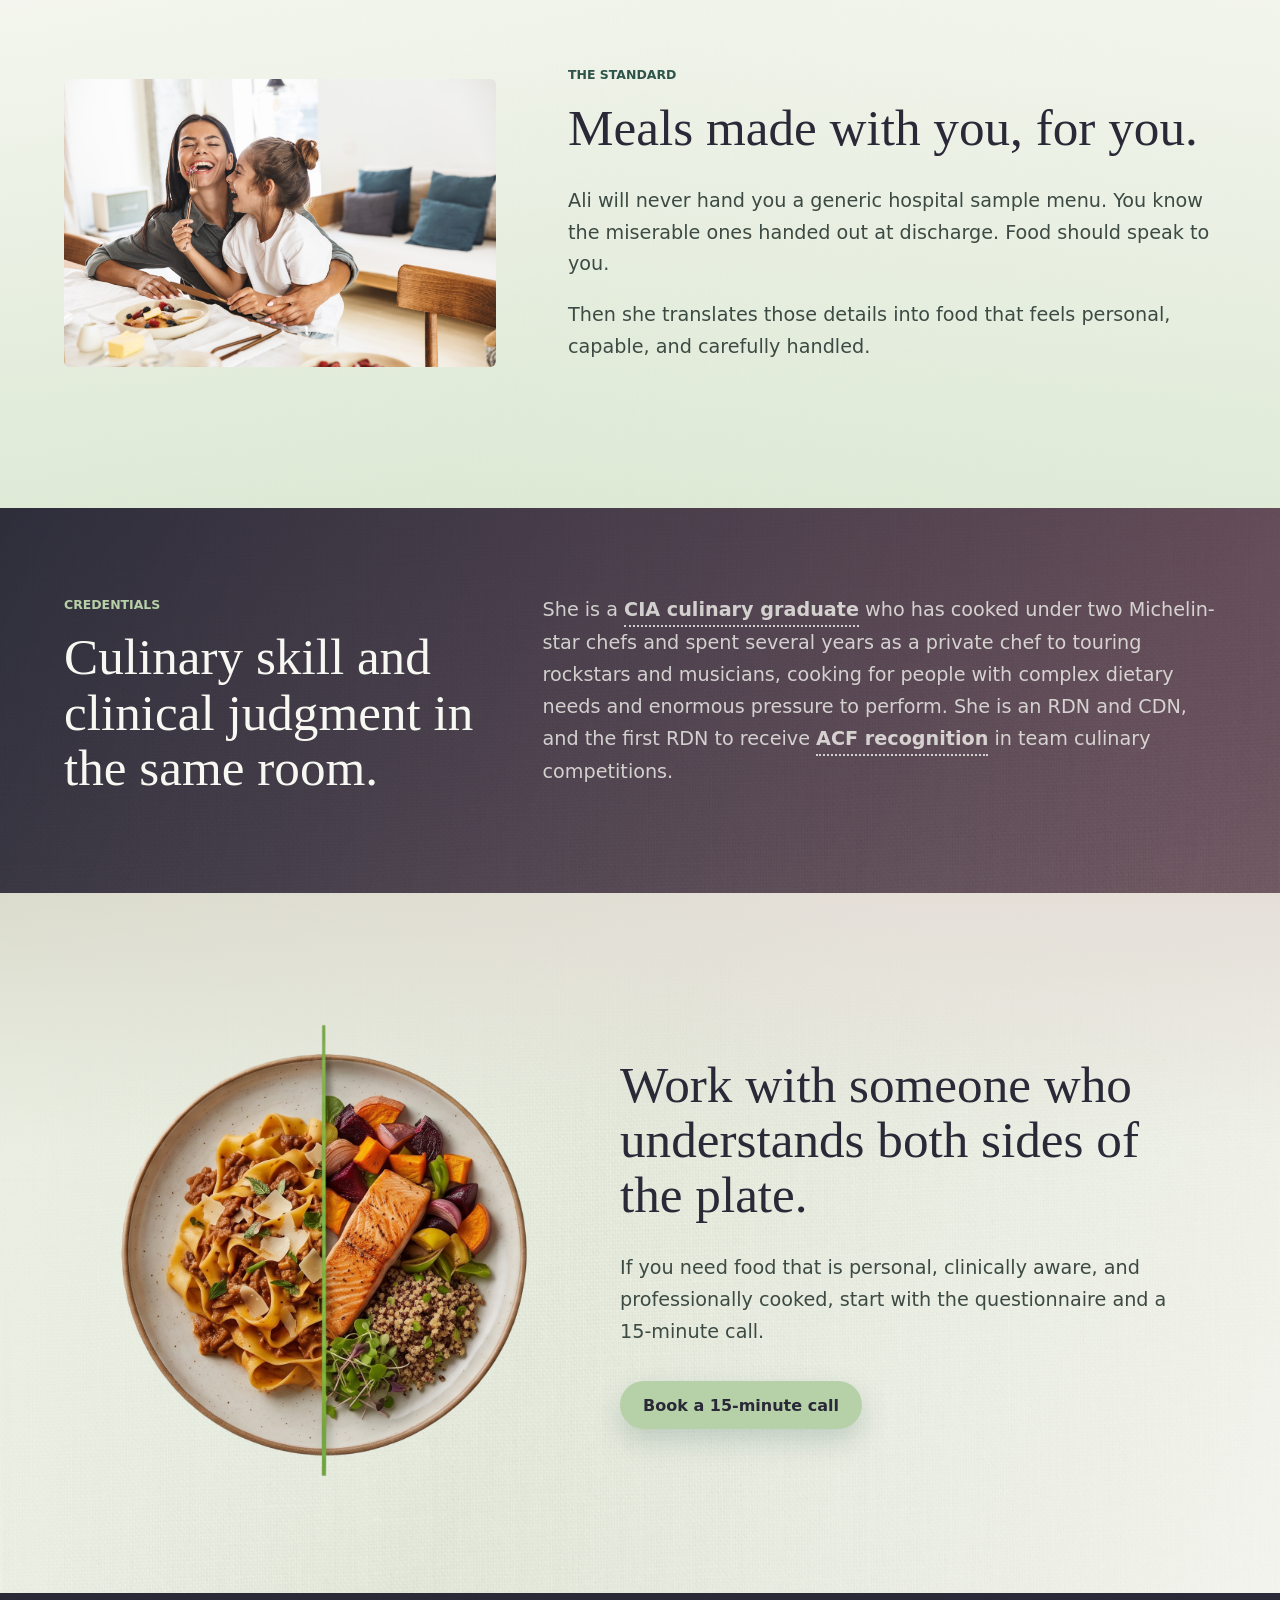
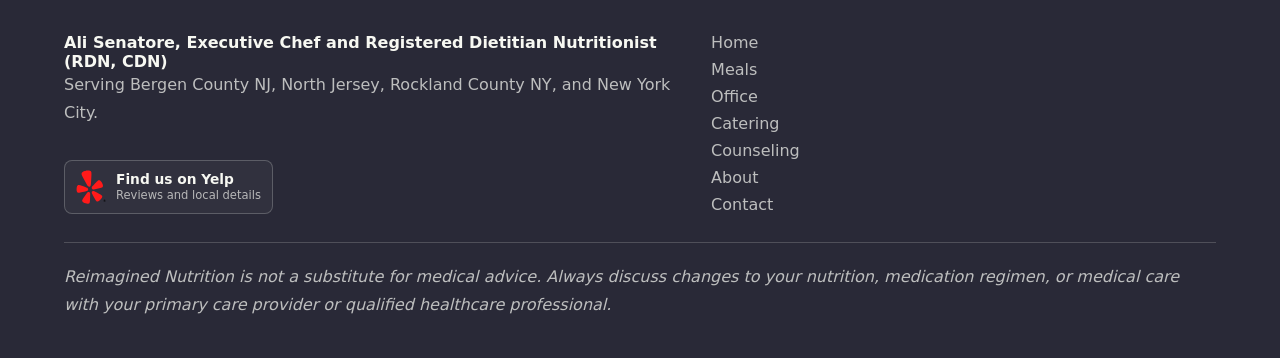
<file: about.html>
<!doctype html>
<html lang="en">
  <head>
    <meta charset="utf-8">
    <meta name="viewport" content="width=device-width, initial-scale=1">
    <!-- Generated SEO: edit seo.json, then run scripts/sync-seo.mjs. -->
    <title>About Ali Senatore, RDN | Reimagined Nutrition</title>
    <meta name="description" content="Meet Ali Senatore, Executive Chef and Registered Dietitian Nutritionist, combining culinary training and clinical nutrition for clients in North Jersey.">
    <link rel="canonical" href="https://reimaginednutrition.com/about.html">
    <link rel="sitemap" type="application/xml" href="https://reimaginednutrition.com/sitemap.xml">
    <meta property="og:type" content="website">
    <meta property="og:site_name" content="Reimagined Nutrition">
    <meta property="og:locale" content="en_US">
    <meta property="og:title" content="About Ali Senatore, RDN | Reimagined Nutrition">
    <meta property="og:description" content="Meet Ali Senatore, Executive Chef and Registered Dietitian Nutritionist, combining culinary training and clinical nutrition for clients in North Jersey.">
    <meta property="og:url" content="https://reimaginednutrition.com/about.html">
    <meta property="og:image" content="https://reimaginednutrition.com/assets/reimagined-nutrition-hero.png">
    <meta property="og:image:alt" content="Chef-prepared ingredients and meal planning materials.">
    <meta name="twitter:card" content="summary_large_image">
    <meta name="twitter:title" content="About Ali Senatore, RDN | Reimagined Nutrition">
    <meta name="twitter:description" content="Meet Ali Senatore, Executive Chef and Registered Dietitian Nutritionist, combining culinary training and clinical nutrition for clients in North Jersey.">
    <meta name="twitter:image" content="https://reimaginednutrition.com/assets/reimagined-nutrition-hero.png">
    <script type="application/ld+json" id="site-seo">{
  "@context": "https://schema.org",
  "@graph": [
    {
      "@type": "Organization",
      "@id": "https://reimaginednutrition.com/#organization",
      "name": "Reimagined Nutrition",
      "url": "https://reimaginednutrition.com/",
      "logo": "https://reimaginednutrition.com/assets/reimagined-nutrition-logo-transparent.png",
      "telephone": "+12019064983",
      "areaServed": [
        "Bergen County NJ",
        "North Jersey",
        "Rockland County NY",
        "New York City"
      ]
    },
    {
      "@type": "WebSite",
      "@id": "https://reimaginednutrition.com/#website",
      "url": "https://reimaginednutrition.com/",
      "name": "Reimagined Nutrition",
      "publisher": {
        "@id": "https://reimaginednutrition.com/#organization"
      },
      "inLanguage": "en-US"
    },
    {
      "@type": "AboutPage",
      "@id": "https://reimaginednutrition.com/about.html#webpage",
      "url": "https://reimaginednutrition.com/about.html",
      "name": "About Ali Senatore, RDN | Reimagined Nutrition",
      "description": "Meet Ali Senatore, Executive Chef and Registered Dietitian Nutritionist, combining culinary training and clinical nutrition for clients in North Jersey.",
      "inLanguage": "en-US",
      "isPartOf": {
        "@id": "https://reimaginednutrition.com/#website"
      },
      "about": {
        "@id": "https://reimaginednutrition.com/#organization"
      }
    }
  ]
}</script>
    <!-- End generated SEO -->
    <link rel="icon" type="image/png" href="assets/reimagined-nutrition-icon.png">
    <link rel="stylesheet" href="styles.css?v=about-meal-photo-20260904">
  </head>
  <body>
    <header class="site-header" data-header>
      <!-- Generated from navigation.json by scripts/sync-navigation.mjs. -->
      <a class="brand" href="index.html" aria-label="Reimagined Nutrition home">
        <img class="brand-logo" src="assets/reimagined-nutrition-logo-transparent.png" alt="Reimagined Nutrition">
      </a>
      <button class="nav-toggle" type="button" aria-label="Toggle navigation" aria-expanded="false" aria-controls="site-nav" data-nav-toggle><span></span><span></span></button>
      <nav class="site-nav" id="site-nav" aria-label="Primary navigation" data-nav>
        <a href="specialized-recovery-meals.html">Meals</a>
        <a href="corporate-meals-office-lunches.html">Office</a>
        <a href="full-service-catering-events.html">Catering</a>
        <a href="nutrition-counseling.html">Counseling</a>
        <a href="about.html" aria-current="page">About</a>
        <a href="contact-and-inquiry.html">Contact</a>
      </nav>
    </header>
    <main>
      <section class="hero compact about-hero" aria-labelledby="hero-title">
        <img class="hero-image" src="assets/about-ali-hero.jpg" alt="Ali Senatore, Executive Chef and Registered Dietitian Nutritionist.">
        <div class="hero-shade" aria-hidden="true"></div>
        <div class="hero-content">
          <p class="eyebrow">About</p>
          <h1 id="hero-title">Meet Ali Senatore, Executive Chef and Registered Dietitian Nutritionist (RDN, CDN).</h1>
          <p class="hero-copy">Ali built Reimagined Nutrition from two disciplines that rarely live in one person: professional cooking and clinical nutrition.</p>
          <p class="hero-copy">She is a <span class="tooltip-term" tabindex="0">CIA culinary graduate<span class="tooltip-bubble" role="tooltip">CIA is The Culinary Institute of America, one of the country's most respected culinary schools and a recognized training ground for serious professional chefs.</span></span> who has cooked under two Michelin-star chefs and spent several years as a private chef to touring rockstars and musicians, cooking for people with complex dietary needs and enormous pressure to perform. She is an RDN and CDN, and the first RDN to receive <span class="tooltip-term" tabindex="0">ACF recognition<span class="tooltip-bubble" role="tooltip">ACF is the American Culinary Federation, a respected professional chefs' organization. Its recognition is based on judged culinary standards in live competition.</span></span> in team culinary competitions.</p>
          <div class="hero-actions"><a class="button button-primary" href="https://meetings-na2.hubspot.com/alexandra-senatore">Book a 15-minute call</a></div>
        </div>
      </section>

      <section class="section split">
        <div><p class="eyebrow">Origin Story</p><h2>The kitchen came first.<br>The clinical training came from caring for someone.</h2></div>
        <div>
          <p class="lead">After graduating from the CIA, Ali became a caregiver to a terminally ill loved one. Working alongside his oncology dietitian, she put those recommendations into practice in her own kitchen and saw how food could improve the quality of life for even the most critically ill people.</p>
          <p class="lead">Shortly after, Ali enrolled in a Bachelor's program to get the training required to become a Registered Dietitian herself.</p>
          <p class="lead"><em>That is why Reimagined Nutrition does not separate taste from nutrition.<br>A plan only works if the food works. A meal only helps if someone wants to eat it.</em></p>
        </div>
      </section>

      <section class="section soft about-standard-section">
        <figure class="about-standard-photo">
          <img src="assets/about-enjoying-a-meal.jpeg" width="5760" height="3840" loading="lazy" alt="A woman and child smiling together over a meal at home.">
        </figure>
        <div>
          <p class="eyebrow">The Standard</p>
          <h2>Meals made with you, for you.</h2>
          <p class="lead">Ali will never hand you a generic hospital sample menu. You know the miserable ones handed out at discharge. Food should speak to you.</p>
          <p class="lead">Then she translates those details into food that feels personal, capable, and carefully handled.</p>
        </div>
      </section>

      <section class="section dark split tight">
        <div><p class="eyebrow">Credentials</p><h2>Culinary skill and clinical judgment in the same room.</h2></div>
        <div>
          <p class="lead">She is a <span class="tooltip-term" tabindex="0">CIA culinary graduate<span class="tooltip-bubble" role="tooltip">CIA is The Culinary Institute of America, one of the country's most respected culinary schools and a recognized training ground for serious professional chefs.</span></span> who has cooked under two Michelin-star chefs and spent several years as a private chef to touring rockstars and musicians, cooking for people with complex dietary needs and enormous pressure to perform. She is an RDN and CDN, and the first RDN to receive <span class="tooltip-term" tabindex="0">ACF recognition<span class="tooltip-bubble" role="tooltip">ACF is the American Culinary Federation, a respected professional chefs' organization. Its recognition is based on judged culinary standards in live competition.</span></span> in team culinary competitions.</p>
        </div>
      </section>

      <section class="section alt about-final-cta">
        <div class="about-final-layout">
          <figure class="about-final-plate">
            <img src="assets/about-work-with-someone-plate.png" alt="A split plate showing a familiar pasta dish beside a balanced salmon, grains, and vegetable meal.">
          </figure>
          <div class="about-final-content">
            <h2>Work with someone who understands both sides of the plate.</h2>
            <p class="lead">If you need food that is personal, clinically aware, and professionally cooked, start with the questionnaire and a <span class="no-wrap">15-minute</span> call.</p>
            <div class="button-row"><a class="button button-primary" href="https://meetings-na2.hubspot.com/alexandra-senatore">Book a 15-minute call</a></div>
          </div>
        </div>
      </section>
    </main>
<footer class="site-footer" data-site-footer></footer>
<script src="script.js"></script>
<script src="footer.js?v=59d3e0d615ab"></script>
    <!-- Start of HubSpot Embed Code -->
    <script type="text/javascript" id="hs-script-loader" async defer src="//js-na2.hs-scripts.com/247079971.js"></script>
    <!-- End of HubSpot Embed Code -->
  </body>
</html>
</file>
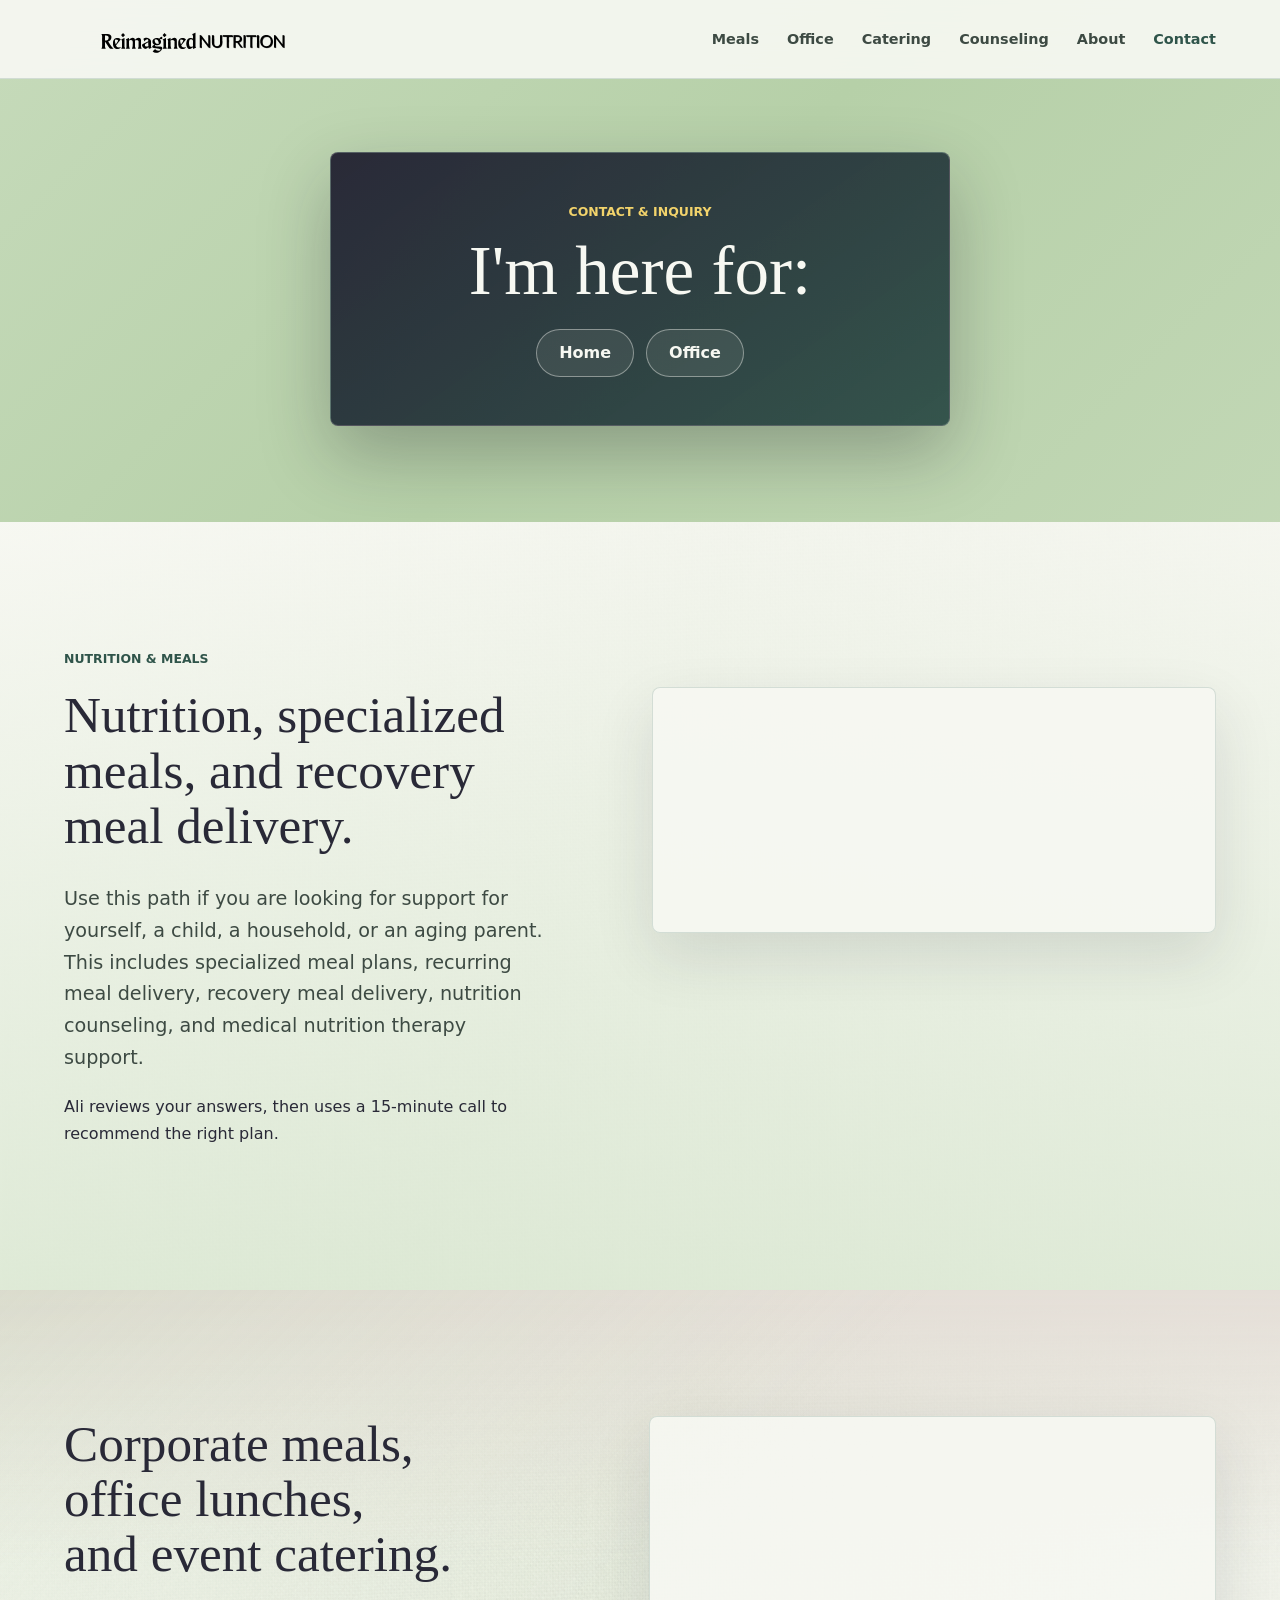
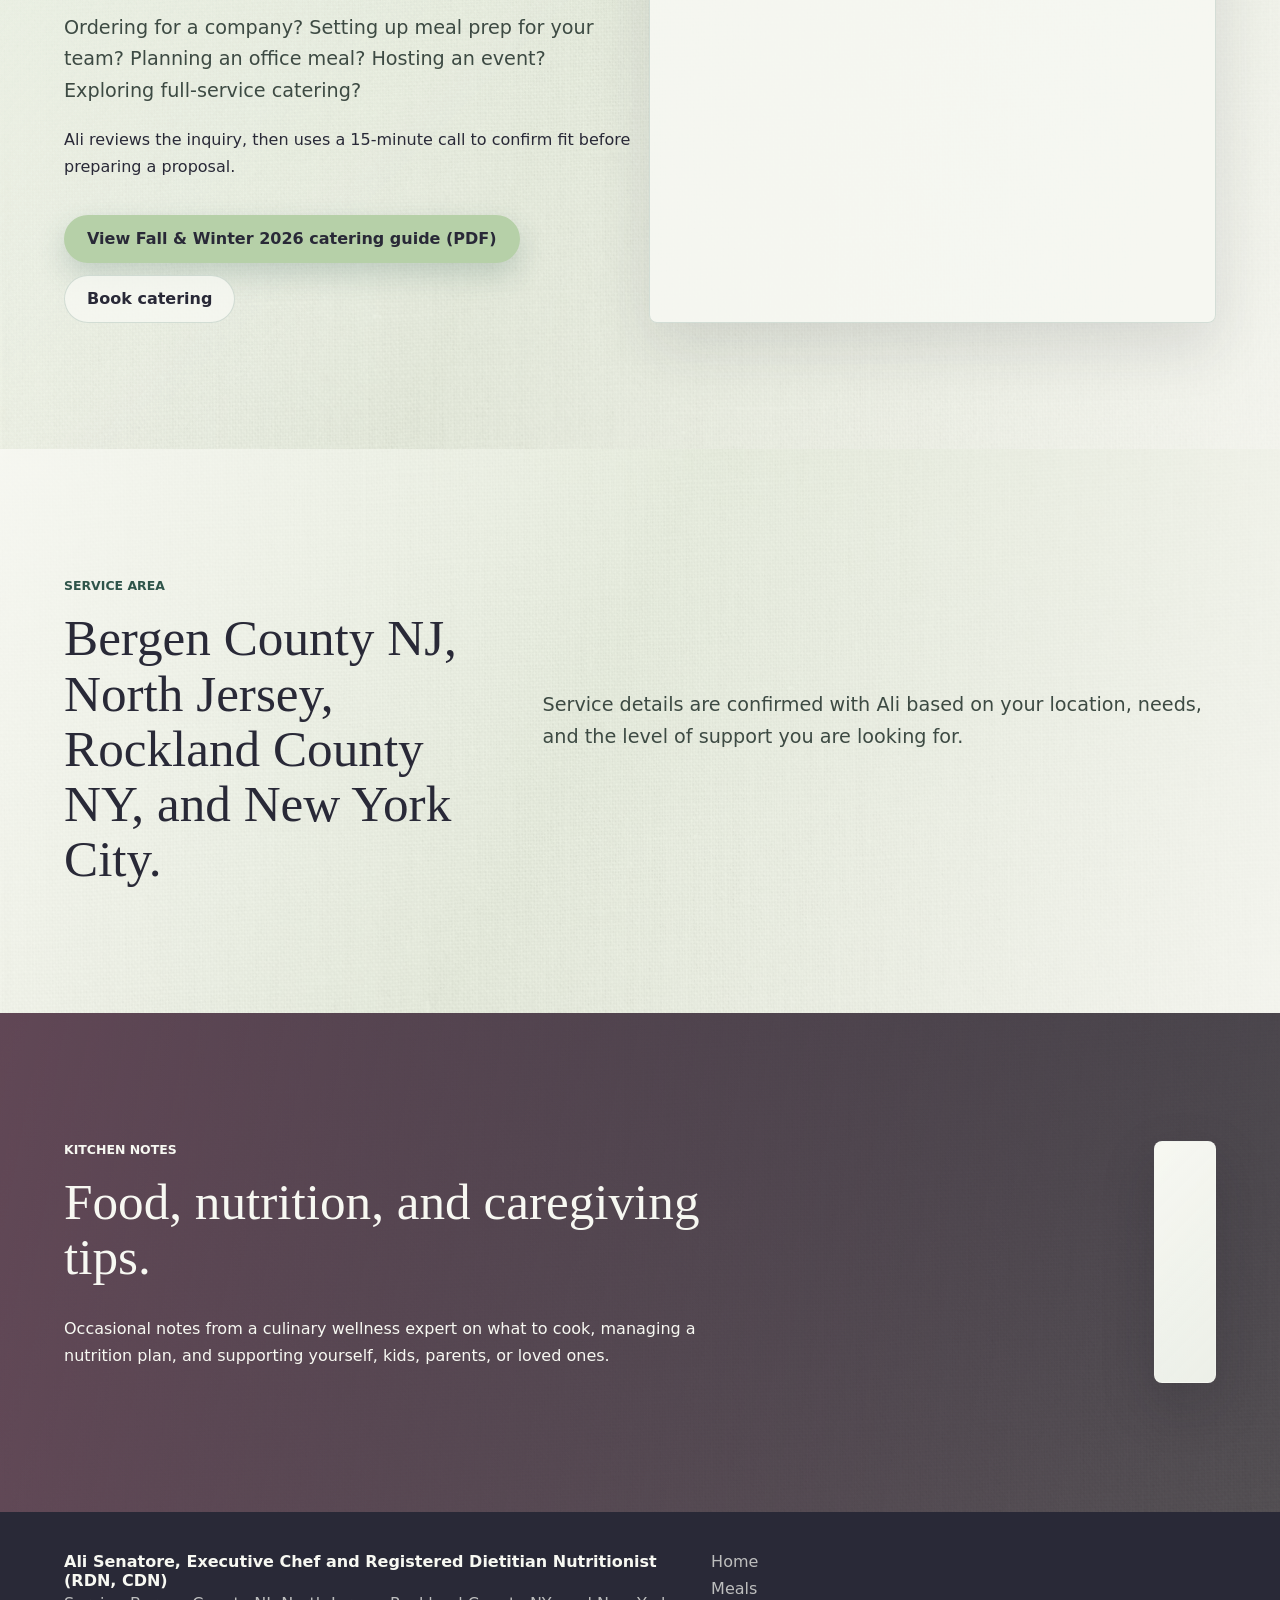
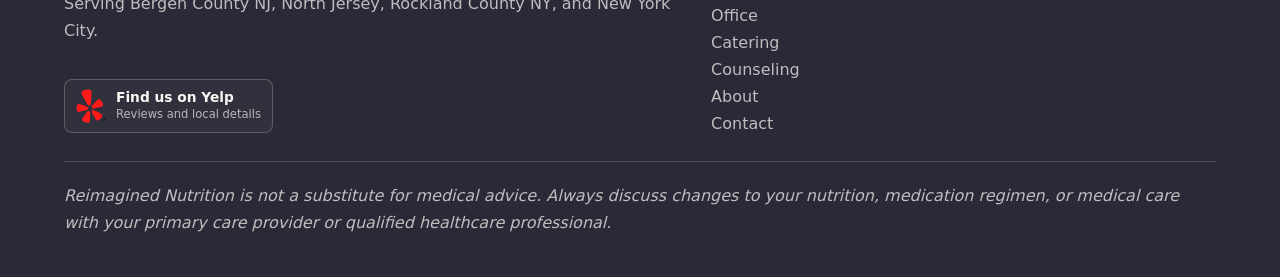
<file: contact-and-inquiry.html>
<!doctype html>
<html lang="en">
  <head>
    <meta charset="utf-8">
    <meta name="viewport" content="width=device-width, initial-scale=1">
    <!-- Generated SEO: edit seo.json, then run scripts/sync-seo.mjs. -->
    <title>Contact &amp; Inquiries | Reimagined Nutrition</title>
    <meta name="description" content="Start a nutrition questionnaire, request a catering proposal, or book a call with Reimagined Nutrition for Bergen County NJ and nearby service areas.">
    <link rel="canonical" href="https://reimaginednutrition.com/contact-and-inquiry.html">
    <link rel="sitemap" type="application/xml" href="https://reimaginednutrition.com/sitemap.xml">
    <meta property="og:type" content="website">
    <meta property="og:site_name" content="Reimagined Nutrition">
    <meta property="og:locale" content="en_US">
    <meta property="og:title" content="Contact &amp; Inquiries | Reimagined Nutrition">
    <meta property="og:description" content="Start a nutrition questionnaire, request a catering proposal, or book a call with Reimagined Nutrition for Bergen County NJ and nearby service areas.">
    <meta property="og:url" content="https://reimaginednutrition.com/contact-and-inquiry.html">
    <meta property="og:image" content="https://reimaginednutrition.com/assets/reimagined-nutrition-hero.png">
    <meta property="og:image:alt" content="Chef-prepared ingredients and meal planning materials.">
    <meta name="twitter:card" content="summary_large_image">
    <meta name="twitter:title" content="Contact &amp; Inquiries | Reimagined Nutrition">
    <meta name="twitter:description" content="Start a nutrition questionnaire, request a catering proposal, or book a call with Reimagined Nutrition for Bergen County NJ and nearby service areas.">
    <meta name="twitter:image" content="https://reimaginednutrition.com/assets/reimagined-nutrition-hero.png">
    <script type="application/ld+json" id="site-seo">{
  "@context": "https://schema.org",
  "@graph": [
    {
      "@type": "Organization",
      "@id": "https://reimaginednutrition.com/#organization",
      "name": "Reimagined Nutrition",
      "url": "https://reimaginednutrition.com/",
      "logo": "https://reimaginednutrition.com/assets/reimagined-nutrition-logo-transparent.png",
      "telephone": "+12019064983",
      "areaServed": [
        "Bergen County NJ",
        "North Jersey",
        "Rockland County NY",
        "New York City"
      ]
    },
    {
      "@type": "WebSite",
      "@id": "https://reimaginednutrition.com/#website",
      "url": "https://reimaginednutrition.com/",
      "name": "Reimagined Nutrition",
      "publisher": {
        "@id": "https://reimaginednutrition.com/#organization"
      },
      "inLanguage": "en-US"
    },
    {
      "@type": "ContactPage",
      "@id": "https://reimaginednutrition.com/contact-and-inquiry.html#webpage",
      "url": "https://reimaginednutrition.com/contact-and-inquiry.html",
      "name": "Contact & Inquiries | Reimagined Nutrition",
      "description": "Start a nutrition questionnaire, request a catering proposal, or book a call with Reimagined Nutrition for Bergen County NJ and nearby service areas.",
      "inLanguage": "en-US",
      "isPartOf": {
        "@id": "https://reimaginednutrition.com/#website"
      },
      "about": {
        "@id": "https://reimaginednutrition.com/#organization"
      }
    }
  ]
}</script>
    <!-- End generated SEO -->
    <link rel="icon" type="image/png" href="assets/reimagined-nutrition-icon.png">
    <link rel="stylesheet" href="styles.css?v=catering-inquiry-title-20260907">
  </head>
  <body>
    <header class="site-header" data-header>
      <!-- Generated from navigation.json by scripts/sync-navigation.mjs. -->
      <a class="brand" href="index.html" aria-label="Reimagined Nutrition home">
        <img class="brand-logo" src="assets/reimagined-nutrition-logo-transparent.png" alt="Reimagined Nutrition">
      </a>
      <button class="nav-toggle" type="button" aria-label="Toggle navigation" aria-expanded="false" aria-controls="site-nav" data-nav-toggle><span></span><span></span></button>
      <nav class="site-nav" id="site-nav" aria-label="Primary navigation" data-nav>
        <a href="specialized-recovery-meals.html">Meals</a>
        <a href="corporate-meals-office-lunches.html">Office</a>
        <a href="full-service-catering-events.html">Catering</a>
        <a href="nutrition-counseling.html">Counseling</a>
        <a href="about.html">About</a>
        <a href="contact-and-inquiry.html" aria-current="page">Contact</a>
      </nav>
    </header>

    <main>
      <section class="hero compact contact-chooser-hero" aria-labelledby="hero-title">
        <div class="hero-content">
          <p class="eyebrow">Contact & Inquiry</p>
          <h1 id="hero-title">I'm here for:</h1>
          <div class="hero-actions" aria-label="Choose inquiry type">
            <a class="button button-light" href="#nutrition-questionnaire">Home</a>
            <a class="button button-light" href="#catering-inquiry">Office</a>
          </div>
        </div>
      </section>

      <section class="section soft questionnaire-section" id="nutrition-questionnaire">
        <div class="section-heading form-section-kicker">
          <p class="eyebrow">Nutrition & Meals</p>
        </div>
        <div class="questionnaire-layout">
          <div class="questionnaire-intro">
            <h2>Nutrition, specialized meals, and recovery meal delivery.</h2>
            <p class="lead">Use this path if you are looking for support for yourself, a child, a household, or an aging parent. This includes specialized meal plans, recurring meal delivery, recovery meal delivery, nutrition counseling, and medical nutrition therapy support.</p>
            <p>Ali reviews your answers, then uses a 15-minute call to recommend the right plan.</p>
          </div>
          <div class="form-card hubspot-form" aria-label="Nutrition and meals questionnaire">
            <div class="hs-form-frame" data-region="na2" data-form-id="12fac994-5724-4724-b6c2-1f73779b65b3" data-portal-id="247079971"></div>
          </div>
        </div>
      </section>

      <section class="section alt" id="catering-inquiry">
        <div class="grid-2">
          <div>
            <h2 class="line-stack catering-inquiry-title">
              <span>Corporate meals,</span>
              <span>office lunches,</span>
              <span>and event catering.</span>
            </h2>
            <p class="lead">Ordering for a company? Setting up meal prep for your team? Planning an office meal? Hosting an event? Exploring full-service catering?</p>
            <p>Ali reviews the inquiry, then uses a 15-minute call to confirm fit before preparing a proposal.</p>
            <div class="button-row">
              <a class="button button-primary" href="catering-guide/Reimagined_Nutrition_Fall_Winter_2026_Catering_and_Event_Guide.pdf" target="_blank" rel="noopener">View Fall &amp; Winter 2026 catering guide (PDF)</a>
              <a class="button button-light" href="https://meetings-na2.hubspot.com/alexandra-senatore">Book catering</a>
            </div>
          </div>
          <div class="form-card hubspot-form" aria-label="Catering inquiry form">
            <div class="hs-form-frame" data-region="na2" data-form-id="99ef7204-127c-4056-9e49-a061de3123e0" data-portal-id="247079971"></div>
          </div>
        </div>
      </section>

      <section class="section split service-area-split">
        <div>
          <p class="eyebrow">Service Area</p>
          <h2>Bergen County NJ, North Jersey, Rockland County NY, and New York City.</h2>
        </div>
        <div>
          <p class="lead">Service details are confirmed with Ali based on your location, needs, and the level of support you are looking for.</p>
        </div>
      </section>

      <section class="section newsletter">
        <div>
          <p class="eyebrow">Kitchen Notes</p>
          <h2>Food, nutrition, and caregiving tips.</h2>
          <p>Occasional notes from a culinary wellness expert on what to cook, managing a nutrition plan, and supporting yourself, kids, parents, or loved ones.</p>
        </div>
        <div class="form-card hubspot-form" aria-label="Newsletter signup form">
          <div class="hs-form-frame" data-region="na2" data-form-id="2b6db5f2-5326-433b-b1ba-5eb630c8b293" data-portal-id="247079971"></div>
        </div>
      </section>
    </main>

    <footer class="site-footer" data-site-footer></footer>
    <script src="script.js"></script>
    <script src="footer.js?v=59d3e0d615ab"></script>
    <script src="https://js-na2.hsforms.net/forms/embed/247079971.js" defer></script>
    <!-- Start of HubSpot Embed Code -->
    <script type="text/javascript" id="hs-script-loader" async defer src="//js-na2.hs-scripts.com/247079971.js"></script>
    <!-- End of HubSpot Embed Code -->
  </body>
</html>
</file>
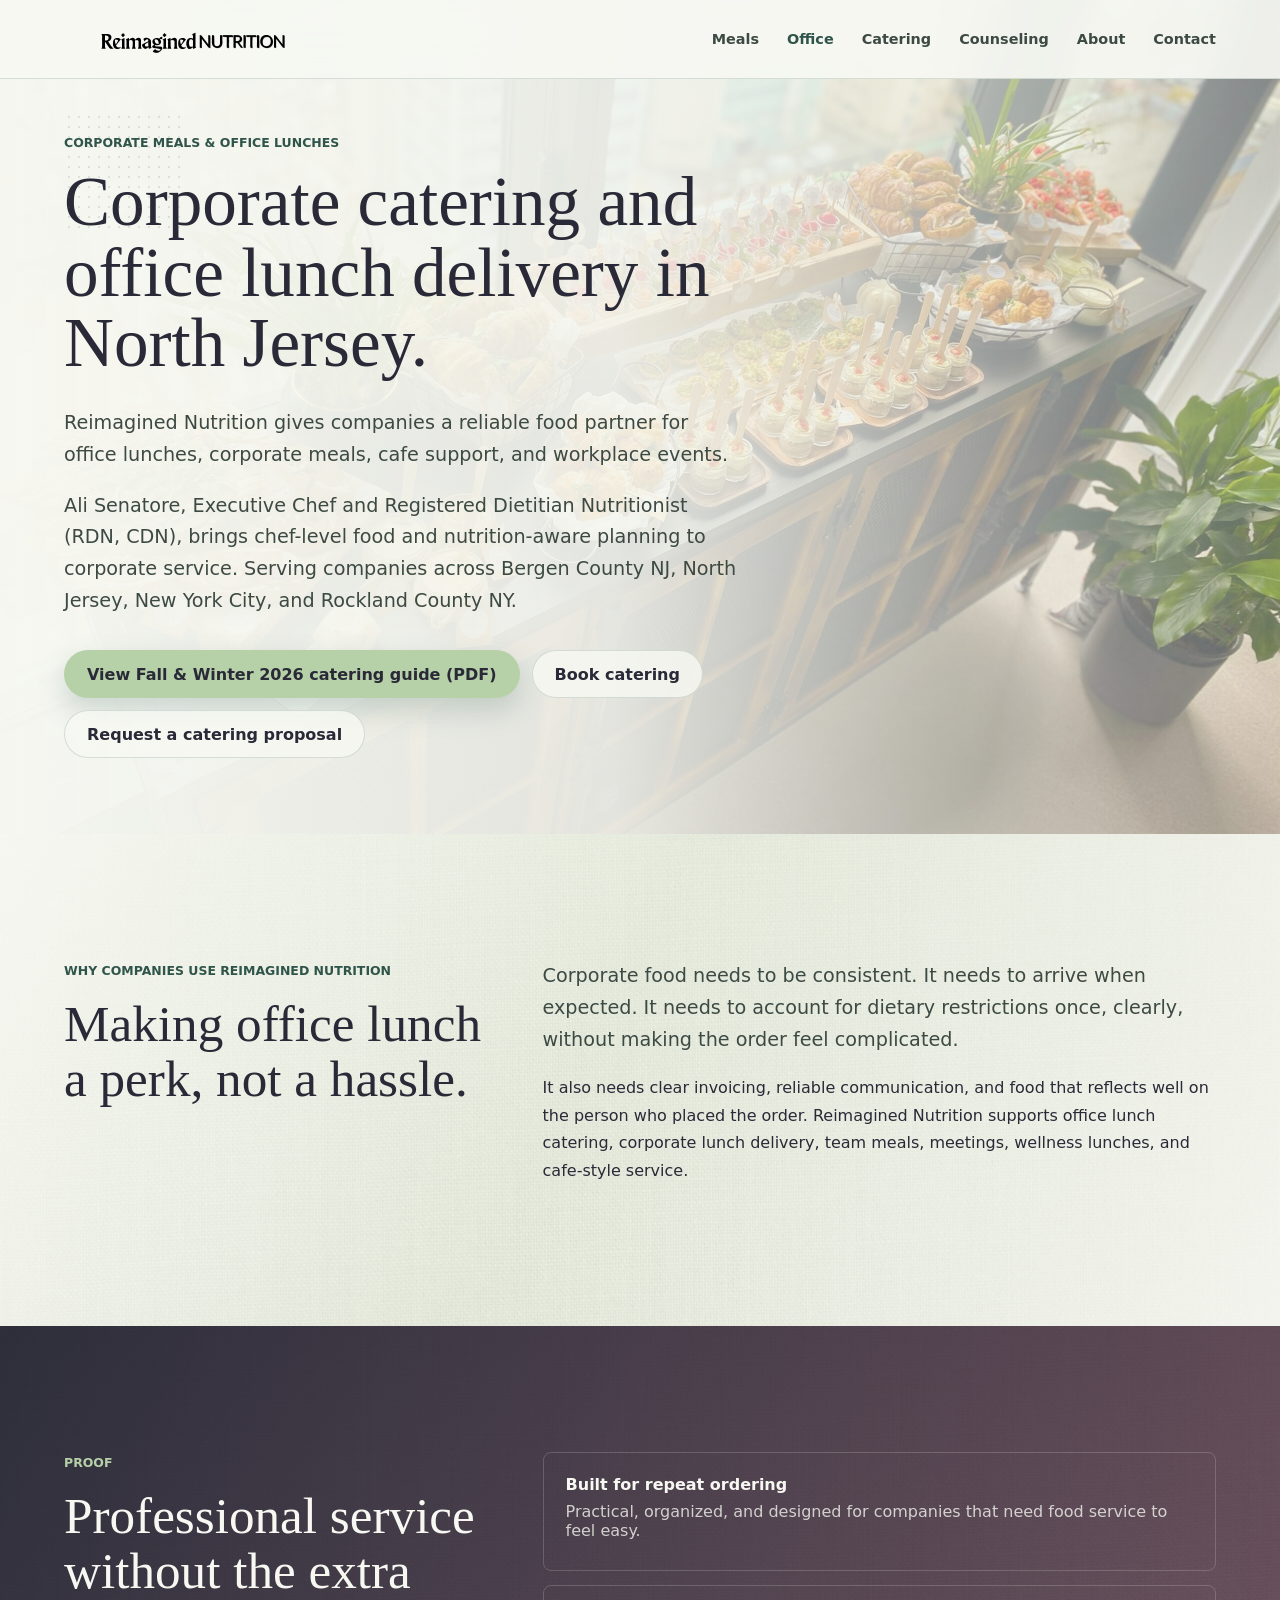
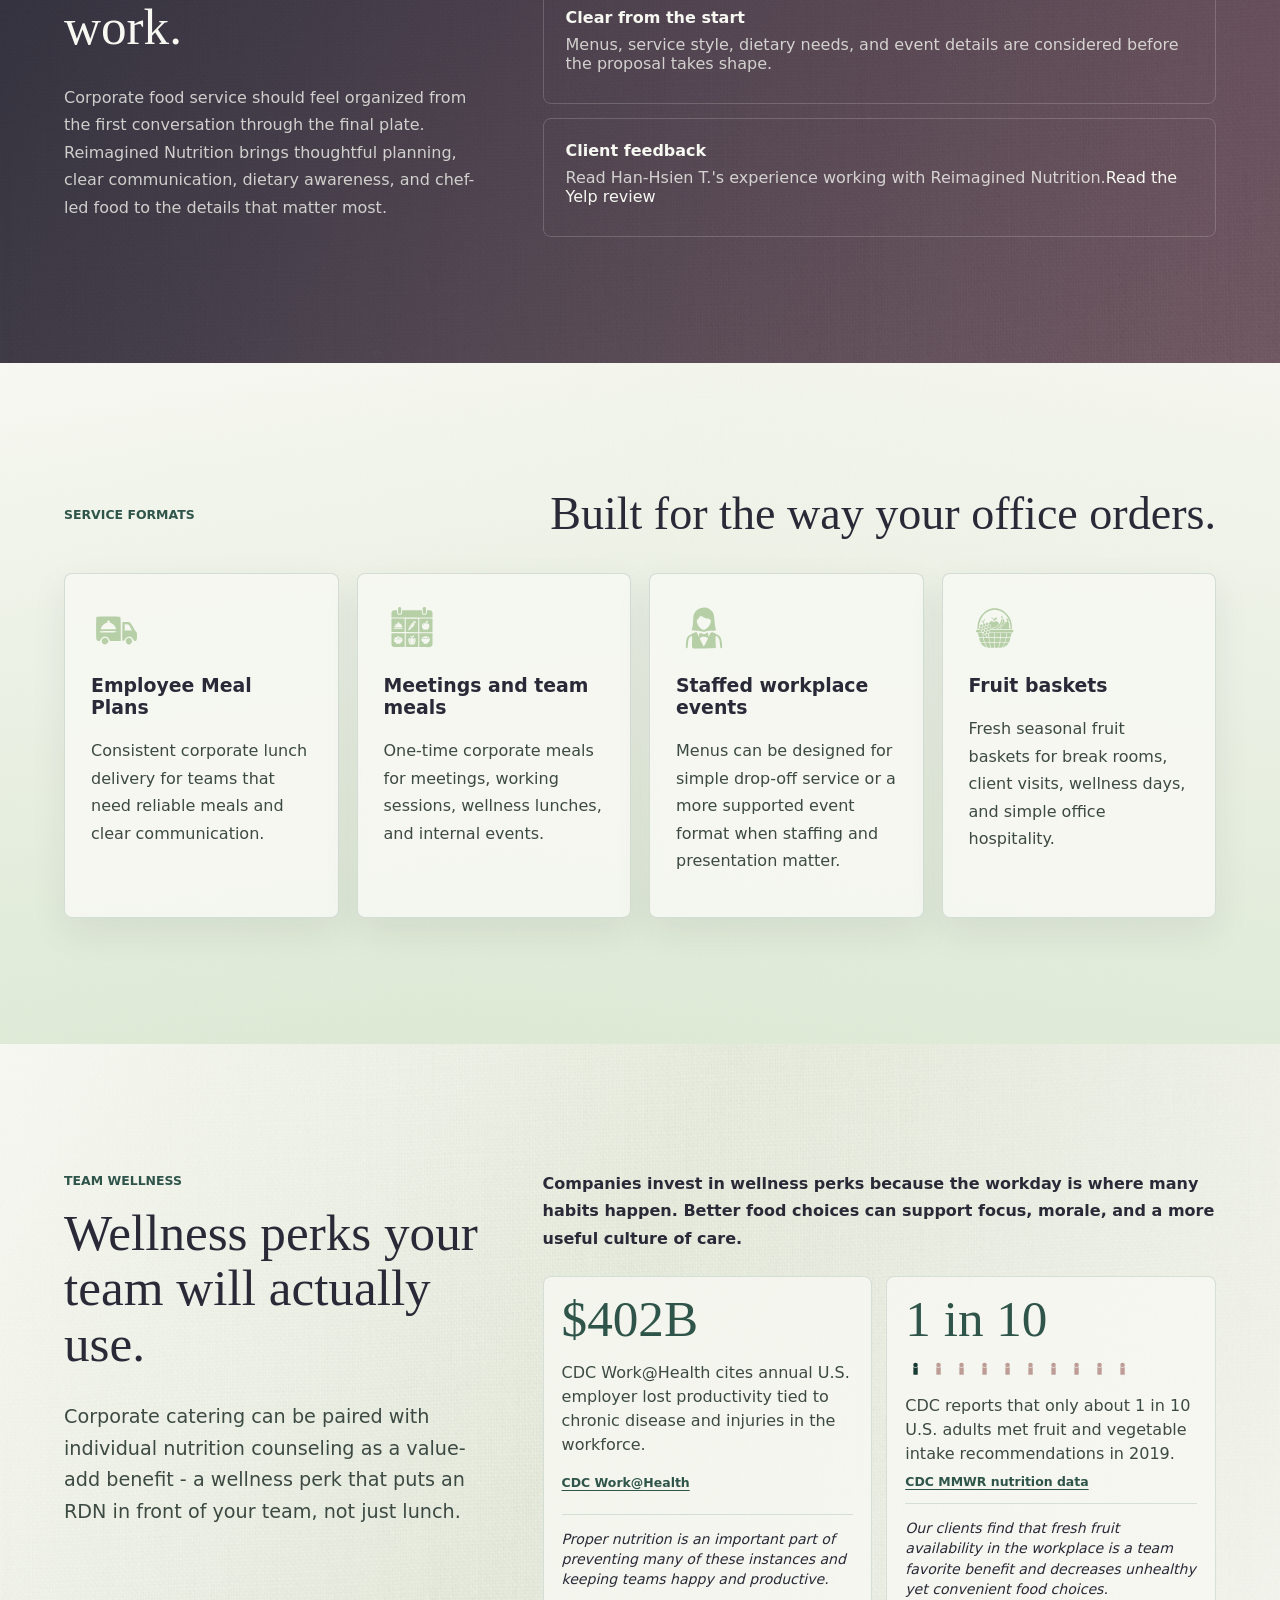
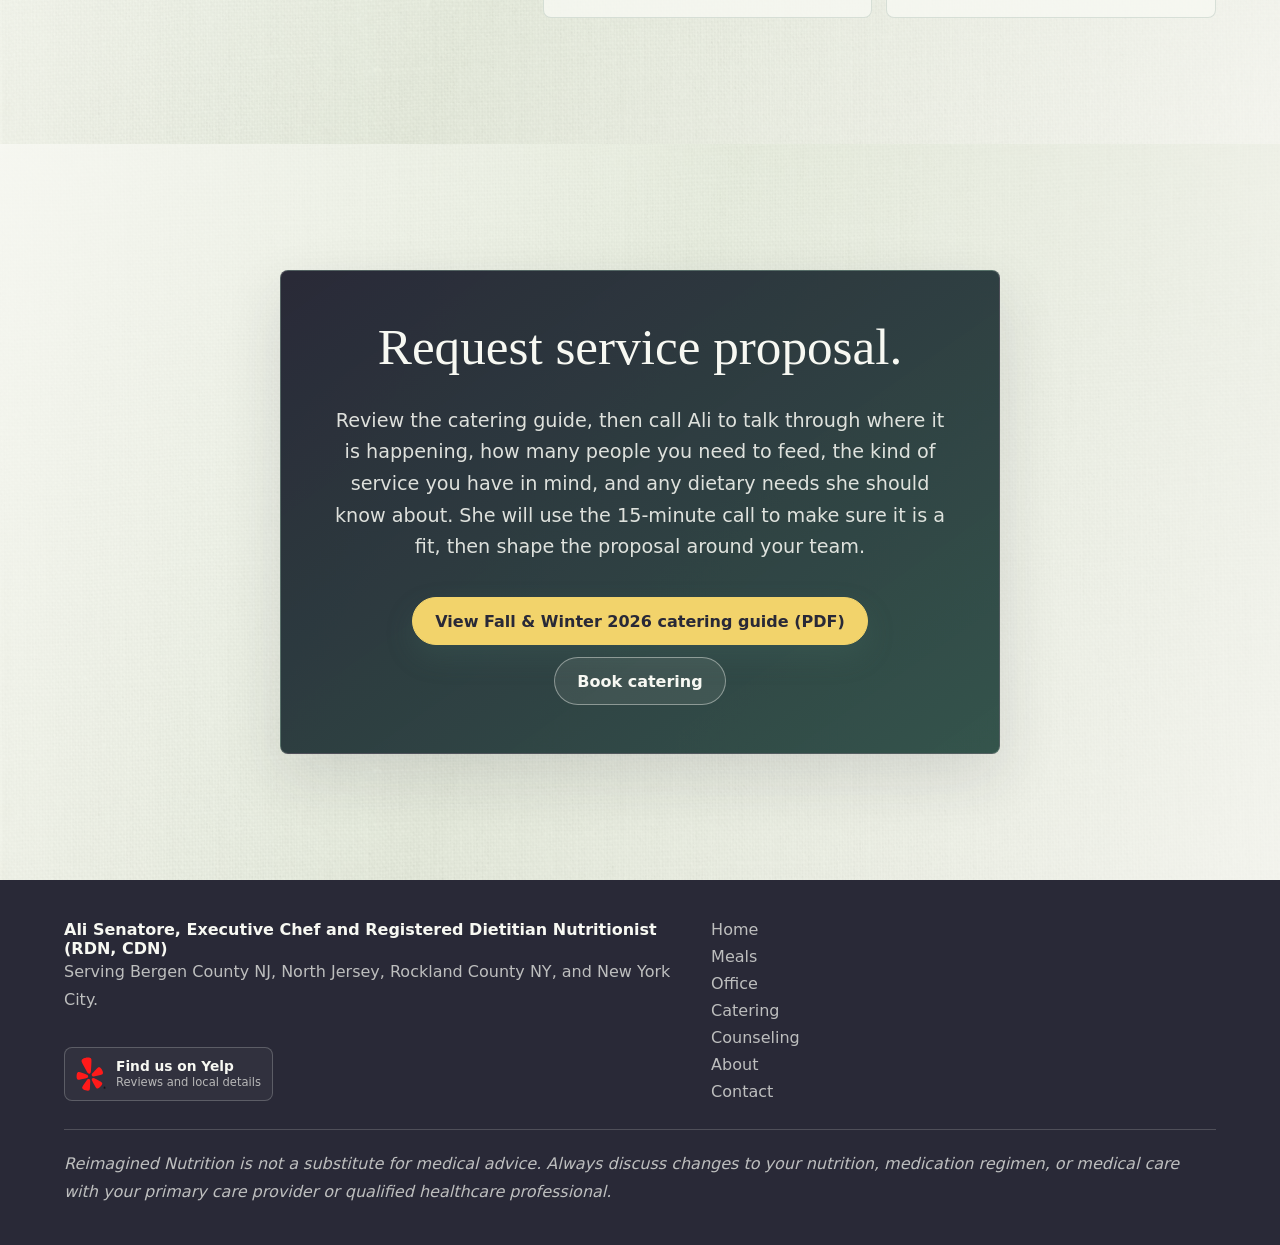
<file: corporate-meals-office-lunches.html>
<!doctype html>
<html lang="en">
  <head>
    <meta charset="utf-8">
    <meta name="viewport" content="width=device-width, initial-scale=1">
    <!-- Generated SEO: edit seo.json, then run scripts/sync-seo.mjs. -->
    <title>Office Lunch Catering in North Jersey | Reimagined Nutrition</title>
    <meta name="description" content="Office lunch catering and corporate meal programs for teams in Bergen County NJ and North Jersey, with chef-prepared menus and dietary accommodation.">
    <link rel="canonical" href="https://reimaginednutrition.com/corporate-meals-office-lunches.html">
    <link rel="sitemap" type="application/xml" href="https://reimaginednutrition.com/sitemap.xml">
    <meta property="og:type" content="website">
    <meta property="og:site_name" content="Reimagined Nutrition">
    <meta property="og:locale" content="en_US">
    <meta property="og:title" content="Office Lunch Catering in North Jersey | Reimagined Nutrition">
    <meta property="og:description" content="Office lunch catering and corporate meal programs for teams in Bergen County NJ and North Jersey, with chef-prepared menus and dietary accommodation.">
    <meta property="og:url" content="https://reimaginednutrition.com/corporate-meals-office-lunches.html">
    <meta property="og:image" content="https://reimaginednutrition.com/assets/reimagined-nutrition-hero.png">
    <meta property="og:image:alt" content="Chef-prepared ingredients and meal planning materials.">
    <meta name="twitter:card" content="summary_large_image">
    <meta name="twitter:title" content="Office Lunch Catering in North Jersey | Reimagined Nutrition">
    <meta name="twitter:description" content="Office lunch catering and corporate meal programs for teams in Bergen County NJ and North Jersey, with chef-prepared menus and dietary accommodation.">
    <meta name="twitter:image" content="https://reimaginednutrition.com/assets/reimagined-nutrition-hero.png">
    <script type="application/ld+json" id="site-seo">{
  "@context": "https://schema.org",
  "@graph": [
    {
      "@type": "Organization",
      "@id": "https://reimaginednutrition.com/#organization",
      "name": "Reimagined Nutrition",
      "url": "https://reimaginednutrition.com/",
      "logo": "https://reimaginednutrition.com/assets/reimagined-nutrition-logo-transparent.png",
      "telephone": "+12019064983",
      "areaServed": [
        "Bergen County NJ",
        "North Jersey",
        "Rockland County NY",
        "New York City"
      ]
    },
    {
      "@type": "WebSite",
      "@id": "https://reimaginednutrition.com/#website",
      "url": "https://reimaginednutrition.com/",
      "name": "Reimagined Nutrition",
      "publisher": {
        "@id": "https://reimaginednutrition.com/#organization"
      },
      "inLanguage": "en-US"
    },
    {
      "@type": "WebPage",
      "@id": "https://reimaginednutrition.com/corporate-meals-office-lunches.html#webpage",
      "url": "https://reimaginednutrition.com/corporate-meals-office-lunches.html",
      "name": "Office Lunch Catering in North Jersey | Reimagined Nutrition",
      "description": "Office lunch catering and corporate meal programs for teams in Bergen County NJ and North Jersey, with chef-prepared menus and dietary accommodation.",
      "inLanguage": "en-US",
      "isPartOf": {
        "@id": "https://reimaginednutrition.com/#website"
      },
      "about": {
        "@id": "https://reimaginednutrition.com/#organization"
      },
      "mainEntity": {
        "@id": "https://reimaginednutrition.com/corporate-meals-office-lunches.html#service"
      }
    },
    {
      "@type": "Service",
      "@id": "https://reimaginednutrition.com/corporate-meals-office-lunches.html#service",
      "name": "Office Meals & Lunch Catering",
      "serviceType": "Office lunch catering and corporate meal programs",
      "description": "Office lunch catering and corporate meal programs for teams in Bergen County NJ and North Jersey, with chef-prepared menus and dietary accommodation.",
      "url": "https://reimaginednutrition.com/corporate-meals-office-lunches.html",
      "provider": {
        "@id": "https://reimaginednutrition.com/#organization"
      },
      "areaServed": [
        "Bergen County NJ",
        "North Jersey",
        "Rockland County NY",
        "New York City"
      ]
    }
  ]
}</script>
    <!-- End generated SEO -->
    <link rel="icon" type="image/png" href="assets/reimagined-nutrition-icon.png">
    <link rel="stylesheet" href="styles.css?v=corporate-proof-meetings-20260903">
  </head>
  <body>
    <header class="site-header" data-header>
      <!-- Generated from navigation.json by scripts/sync-navigation.mjs. -->
      <a class="brand" href="index.html" aria-label="Reimagined Nutrition home">
        <img class="brand-logo" src="assets/reimagined-nutrition-logo-transparent.png" alt="Reimagined Nutrition">
      </a>
      <button class="nav-toggle" type="button" aria-label="Toggle navigation" aria-expanded="false" aria-controls="site-nav" data-nav-toggle><span></span><span></span></button>
      <nav class="site-nav" id="site-nav" aria-label="Primary navigation" data-nav>
        <a href="specialized-recovery-meals.html">Meals</a>
        <a href="corporate-meals-office-lunches.html" aria-current="page">Office</a>
        <a href="full-service-catering-events.html">Catering</a>
        <a href="nutrition-counseling.html">Counseling</a>
        <a href="about.html">About</a>
        <a href="contact-and-inquiry.html">Contact</a>
      </nav>
    </header>
    <main>
      <section class="hero compact corporate-hero" aria-labelledby="hero-title">
        <img class="hero-image" src="assets/corporate-catering-hero.jpg" alt="Chef-prepared catering spread arranged beside office windows.">
        <div class="hero-shade" aria-hidden="true"></div>
        <div class="hero-content">
          <p class="eyebrow">Corporate Meals & Office Lunches</p>
          <h1 id="hero-title">Corporate catering and office lunch delivery in North Jersey.</h1>
          <p class="hero-copy">Reimagined Nutrition gives companies a reliable food partner for office lunches, corporate meals, cafe support, and workplace events.</p>
          <p class="hero-copy">Ali Senatore, Executive Chef and Registered Dietitian Nutritionist (RDN, CDN), brings chef-level food and nutrition-aware planning to corporate service. Serving companies across Bergen County NJ, North Jersey, New York City, and Rockland County NY.</p>
          <div class="hero-actions">
            <a class="button button-primary" href="catering-guide/Reimagined_Nutrition_Fall_Winter_2026_Catering_and_Event_Guide.pdf" target="_blank" rel="noopener">View Fall &amp; Winter 2026 catering guide (PDF)</a>
            <a class="button button-light" href="https://meetings-na2.hubspot.com/alexandra-senatore">Book catering</a>
            <a class="button button-light" href="contact-and-inquiry.html#catering-inquiry">Request a catering proposal</a>
          </div>
        </div>
      </section>

      <section class="section split">
        <div><p class="eyebrow">Why Companies Use Reimagined Nutrition</p><h2>Making office lunch a perk, not a hassle.</h2></div>
        <div>
          <p class="lead">Corporate food needs to be consistent. It needs to arrive when expected. It needs to account for dietary restrictions once, clearly, without making the order feel complicated.</p>
          <p>It also needs clear invoicing, reliable communication, and food that reflects well on the person who placed the order. Reimagined Nutrition supports office lunch catering, corporate lunch delivery, team meals, meetings, wellness lunches, and cafe-style service.</p>
        </div>
      </section>

      <section class="section dark split">
        <div><p class="eyebrow">Proof</p><h2>Professional service without the extra work.</h2><p>Corporate food service should feel organized from the first conversation through the final plate. Reimagined Nutrition brings thoughtful planning, clear communication, dietary awareness, and chef-led food to the details that matter most.</p></div>
        <div class="evidence-points">
          <div><strong>Built for repeat ordering</strong><span>Practical, organized, and designed for companies that need food service to feel easy.</span></div>
          <div><strong>Clear from the start</strong><span>Menus, service style, dietary needs, and event details are considered before the proposal takes shape.</span></div>
          <div><strong>Client feedback</strong><span>Read Han-Hsien T.'s experience working with Reimagined Nutrition.</span><a href="https://www.yelp.com/biz/reimagined-nutrition-maywood?hrid=vleNrgdtmJ7IjXBRdOKAUA" target="_blank" rel="noopener">Read the Yelp review</a></div>
        </div>
      </section>

      <section class="section soft">
        <div class="section-heading"><p class="eyebrow">Service Formats</p><h2 class="one-line-desktop">Built for the way your office orders.</h2></div>
        <div class="grid-3 service-grid">
          <article class="card card-rule">
            <img class="service-icon" src="assets/icon-delivery-plan.svg" alt="" aria-hidden="true">
            <h3>Employee Meal Plans</h3>
            <p>Consistent corporate lunch delivery for teams that need reliable meals and clear communication.</p>
          </article>
          <article class="card card-rule">
            <img class="service-icon" src="assets/icon-team-meetings.svg" alt="" aria-hidden="true">
            <h3>Meetings and team meals</h3>
            <p>One-time corporate meals for meetings, working sessions, wellness lunches, and internal events.</p>
          </article>
          <article class="card card-rule">
            <img class="service-icon" src="assets/icon-staff.svg" alt="" aria-hidden="true">
            <h3>Staffed workplace events</h3>
            <p>Menus can be designed for simple drop-off service or a more supported event format when staffing and presentation matter.</p>
          </article>
          <article class="card card-rule">
            <img class="service-icon" src="assets/icon-fruit-basket.svg" alt="" aria-hidden="true">
            <h3>Fruit baskets</h3>
            <p>Fresh seasonal fruit baskets for break rooms, client visits, wellness days, and simple office hospitality.</p>
          </article>
        </div>
      </section>

      <section class="section split">
        <div>
          <p class="eyebrow">Team Wellness</p>
          <h2>Wellness perks your team will actually use.</h2>
          <p class="lead">Corporate catering can be paired with individual nutrition counseling as a value-add benefit - a wellness perk that puts an RDN in front of your team, not just lunch.</p>
        </div>
        <div>
          <p><strong>Companies invest in wellness perks because the workday is where many habits happen. Better food choices can support focus, morale, and a more useful culture of care.</strong></p>
          <div class="mini-stat-grid" aria-label="Workplace wellness and nutrition source notes" data-stat-animations>
            <article class="mini-stat-card">
              <strong data-count-up data-count-to="575" data-count-prefix="$" data-count-suffix="B" data-count-duration="1400" aria-label="$575 billion">$575B</strong>
              <span>CDC Work@Health cites annual U.S. employer lost productivity tied to chronic disease and injuries in the workforce.</span>
              <a href="https://www.cdc.gov/workplace-health-promotion/php/training/index.html" target="_blank" rel="noopener">CDC Work@Health</a>
              <p class="mini-stat-takeaway">Proper nutrition is an important part of preventing many of these instances and keeping teams happy and productive.</p>
            </article>
            <article class="mini-stat-card">
              <div class="stat-figure-row">
                <strong>1 in 10</strong>
                <div class="adult-icon-sequence" aria-hidden="true">
                  <span class="adult-icon is-active"></span>
                  <span class="adult-icon"></span>
                  <span class="adult-icon"></span>
                  <span class="adult-icon"></span>
                  <span class="adult-icon"></span>
                  <span class="adult-icon"></span>
                  <span class="adult-icon"></span>
                  <span class="adult-icon"></span>
                  <span class="adult-icon"></span>
                  <span class="adult-icon"></span>
                </div>
              </div>
              <span>CDC reports that only about 1 in 10 U.S. adults met fruit and vegetable intake recommendations in 2019.</span>
              <a href="https://www.cdc.gov/mmwr/volumes/71/wr/mm7101a1.htm" target="_blank" rel="noopener">CDC MMWR nutrition data</a>
              <p class="mini-stat-takeaway">Our clients find that fresh fruit availability in the workplace is a team favorite benefit and decreases unhealthy yet convenient food choices.</p>
            </article>
          </div>
        </div>
      </section>

      <!-- Phase 2 note: Hide the repeat-client ordering portal section until the company login, order history, reordering, checkout, invoicing, tax, and payment flow is ready to publish. -->
      <!--
      <section class="section">
        <div class="section-heading"><p class="eyebrow">Coming Soon</p><h2>Ordering systems are being built with repeat clients in mind.</h2></div>
        <p class="lead">A corporate ordering portal is in development to support company logins, order history, easier reordering, Square-connected checkout, automatic invoicing, tax, and payment.</p>
      </section>
      -->

      <section class="section proposal-card-section">
        <div class="proposal-card">
          <h2>Request service proposal.</h2>
          <p class="lead">Review the catering guide, then call Ali to talk through where it is happening, how many people you need to feed, the kind of service you have in mind, and any dietary needs she should know about. She will use the 15-minute call to make sure it is a fit, then shape the proposal around your team.</p>
          <div class="button-row">
            <a class="button button-primary" href="catering-guide/Reimagined_Nutrition_Fall_Winter_2026_Catering_and_Event_Guide.pdf" target="_blank" rel="noopener">View Fall &amp; Winter 2026 catering guide (PDF)</a>
            <a class="button button-light" href="https://meetings-na2.hubspot.com/alexandra-senatore">Book catering</a>
          </div>
        </div>
      </section>
    </main>
<footer class="site-footer" data-site-footer></footer>
<script src="script.js"></script>
<script src="footer.js?v=59d3e0d615ab"></script>
    <!-- Start of HubSpot Embed Code -->
    <script type="text/javascript" id="hs-script-loader" async defer src="//js-na2.hs-scripts.com/247079971.js"></script>
    <!-- End of HubSpot Embed Code -->
  </body>
</html>
</file>
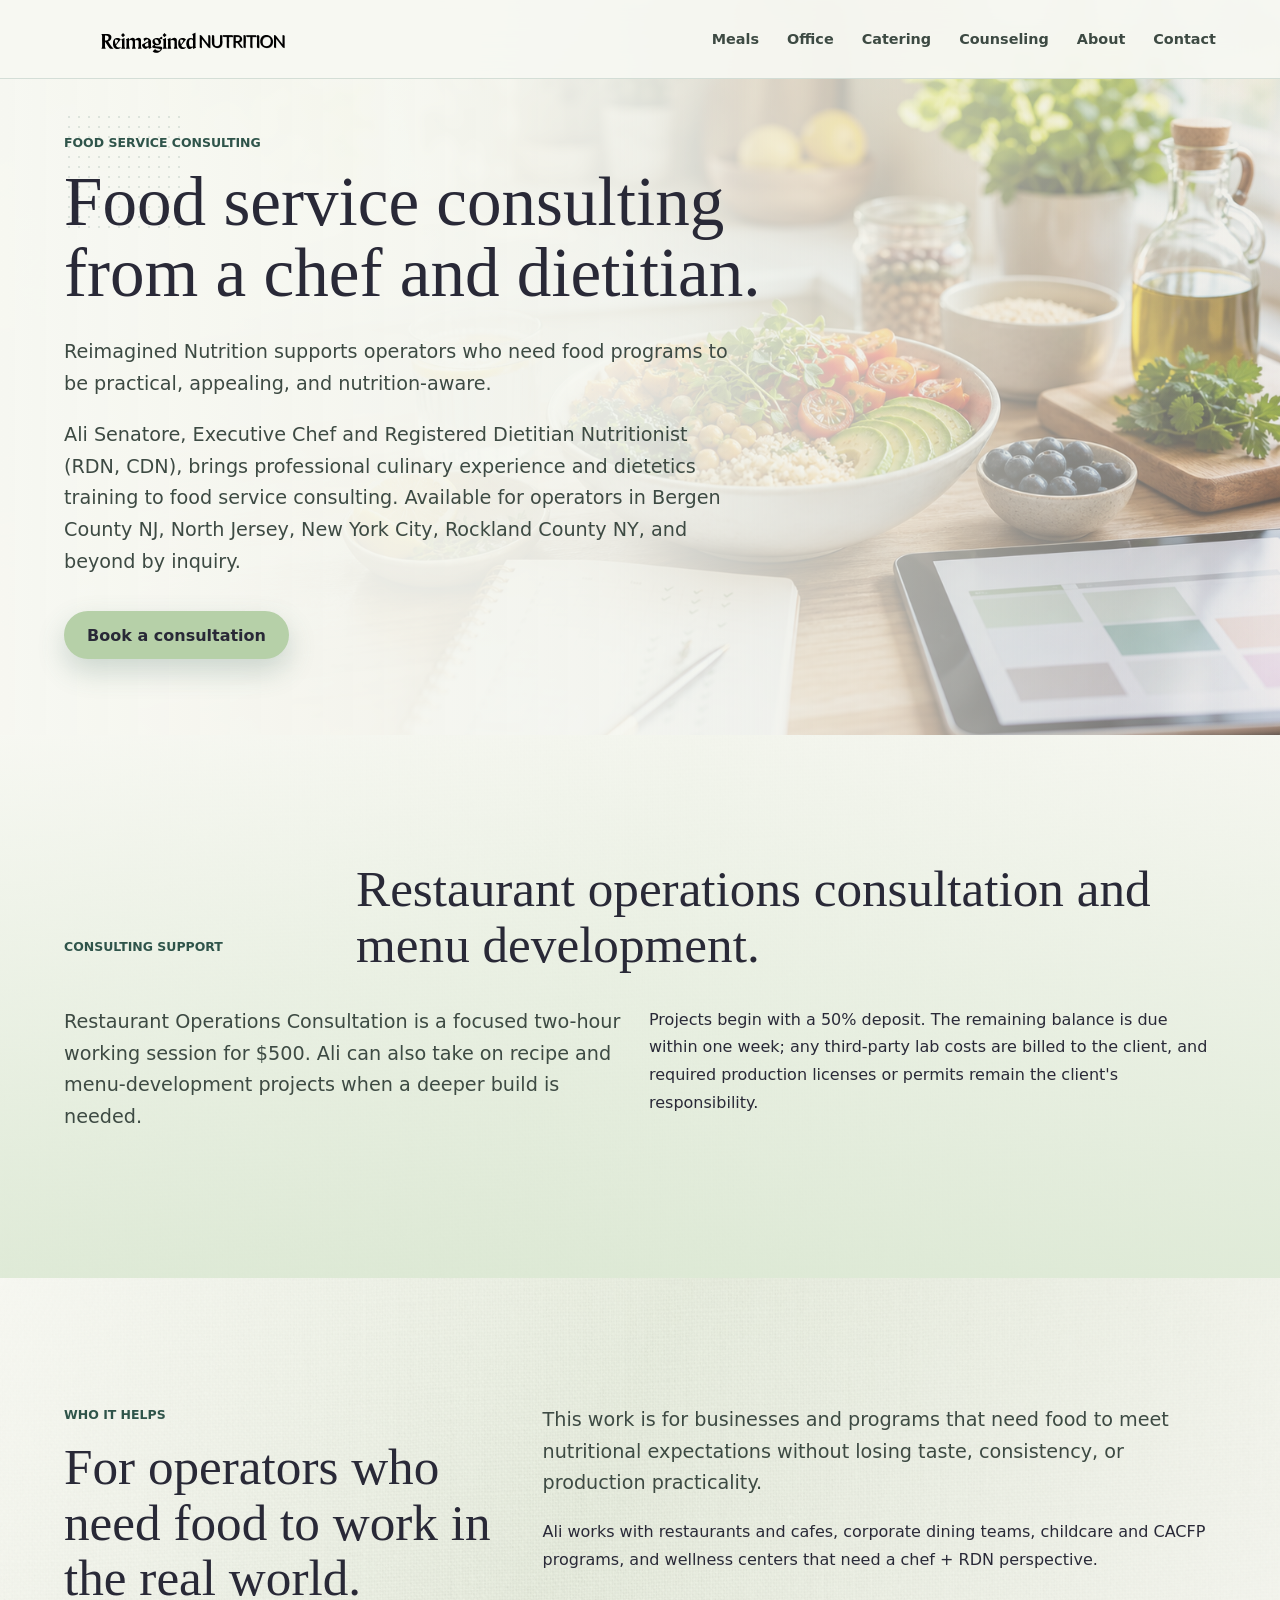
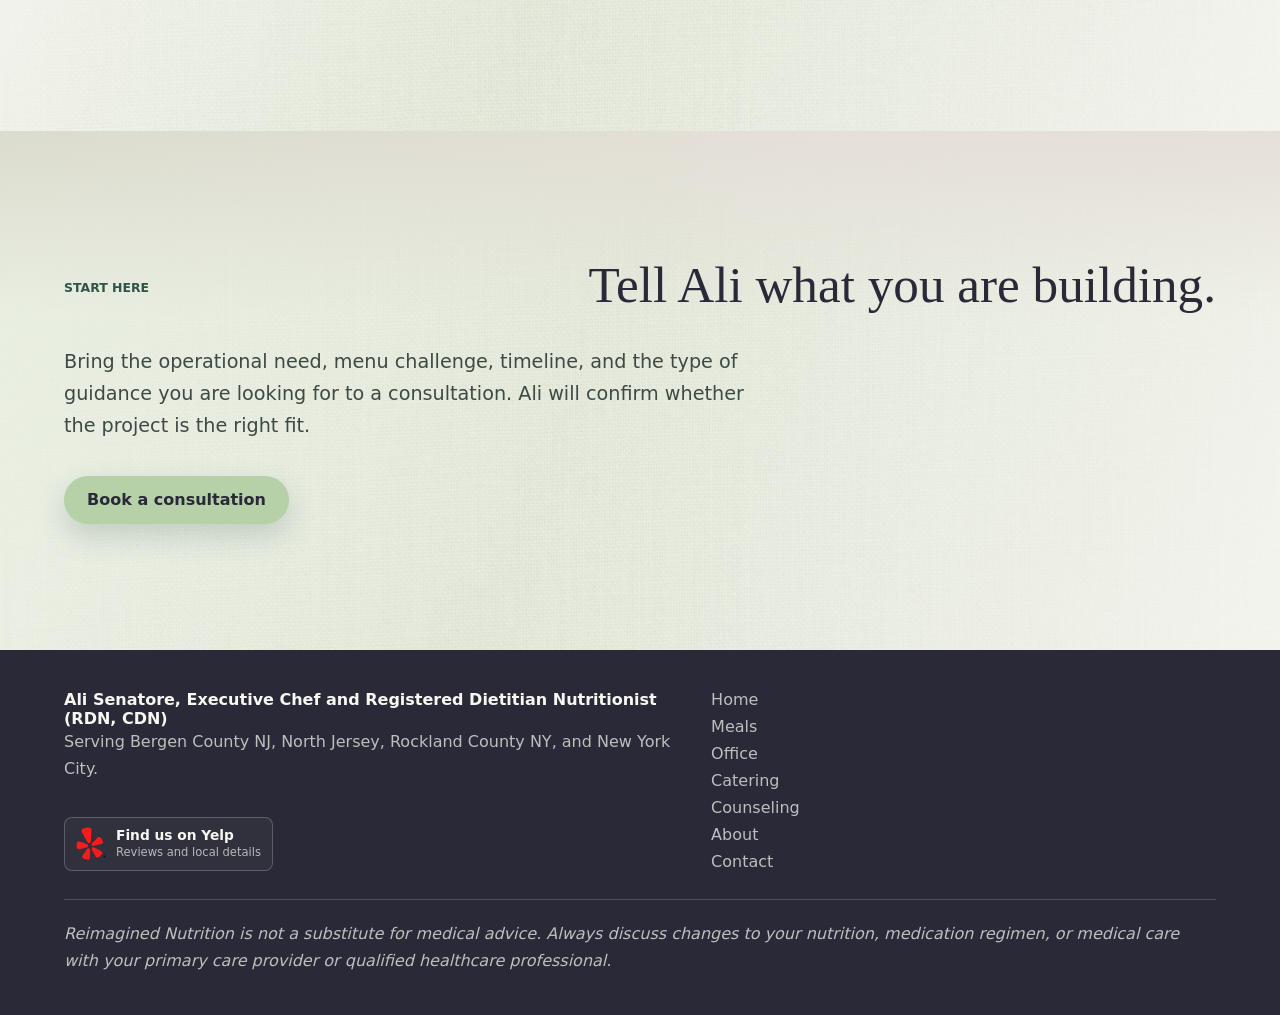
<file: food-service-consulting.html>
<!doctype html>
<html lang="en">
  <head>
    <meta charset="utf-8">
    <meta name="viewport" content="width=device-width, initial-scale=1">
    <!-- Generated SEO: edit seo.json, then run scripts/sync-seo.mjs. -->
    <title>Food Service Consulting | Reimagined Nutrition</title>
    <meta name="description" content="Food service consulting with a chef and Registered Dietitian: menu development, nutrition-aware programs, sourcing, documentation, and kitchen guidance.">
    <link rel="canonical" href="https://reimaginednutrition.com/food-service-consulting.html">
    <link rel="sitemap" type="application/xml" href="https://reimaginednutrition.com/sitemap.xml">
    <meta property="og:type" content="website">
    <meta property="og:site_name" content="Reimagined Nutrition">
    <meta property="og:locale" content="en_US">
    <meta property="og:title" content="Food Service Consulting | Reimagined Nutrition">
    <meta property="og:description" content="Food service consulting with a chef and Registered Dietitian: menu development, nutrition-aware programs, sourcing, documentation, and kitchen guidance.">
    <meta property="og:url" content="https://reimaginednutrition.com/food-service-consulting.html">
    <meta property="og:image" content="https://reimaginednutrition.com/assets/reimagined-nutrition-hero.png">
    <meta property="og:image:alt" content="Chef-prepared ingredients and meal planning materials.">
    <meta name="twitter:card" content="summary_large_image">
    <meta name="twitter:title" content="Food Service Consulting | Reimagined Nutrition">
    <meta name="twitter:description" content="Food service consulting with a chef and Registered Dietitian: menu development, nutrition-aware programs, sourcing, documentation, and kitchen guidance.">
    <meta name="twitter:image" content="https://reimaginednutrition.com/assets/reimagined-nutrition-hero.png">
    <script type="application/ld+json" id="site-seo">{
  "@context": "https://schema.org",
  "@graph": [
    {
      "@type": "Organization",
      "@id": "https://reimaginednutrition.com/#organization",
      "name": "Reimagined Nutrition",
      "url": "https://reimaginednutrition.com/",
      "logo": "https://reimaginednutrition.com/assets/reimagined-nutrition-logo-transparent.png",
      "telephone": "+12019064983",
      "areaServed": [
        "Bergen County NJ",
        "North Jersey",
        "Rockland County NY",
        "New York City"
      ]
    },
    {
      "@type": "WebSite",
      "@id": "https://reimaginednutrition.com/#website",
      "url": "https://reimaginednutrition.com/",
      "name": "Reimagined Nutrition",
      "publisher": {
        "@id": "https://reimaginednutrition.com/#organization"
      },
      "inLanguage": "en-US"
    },
    {
      "@type": "WebPage",
      "@id": "https://reimaginednutrition.com/food-service-consulting.html#webpage",
      "url": "https://reimaginednutrition.com/food-service-consulting.html",
      "name": "Food Service Consulting | Reimagined Nutrition",
      "description": "Food service consulting with a chef and Registered Dietitian: menu development, nutrition-aware programs, sourcing, documentation, and kitchen guidance.",
      "inLanguage": "en-US",
      "isPartOf": {
        "@id": "https://reimaginednutrition.com/#website"
      },
      "about": {
        "@id": "https://reimaginednutrition.com/#organization"
      },
      "mainEntity": {
        "@id": "https://reimaginednutrition.com/food-service-consulting.html#service"
      }
    },
    {
      "@type": "Service",
      "@id": "https://reimaginednutrition.com/food-service-consulting.html#service",
      "name": "Food Service Consulting",
      "serviceType": "Food service and menu consulting",
      "description": "Food service consulting with a chef and Registered Dietitian: menu development, nutrition-aware programs, sourcing, documentation, and kitchen guidance.",
      "url": "https://reimaginednutrition.com/food-service-consulting.html",
      "provider": {
        "@id": "https://reimaginednutrition.com/#organization"
      },
      "areaServed": [
        "Bergen County NJ",
        "North Jersey",
        "Rockland County NY",
        "New York City"
      ]
    }
  ]
}</script>
    <!-- End generated SEO -->
    <link rel="icon" type="image/png" href="assets/reimagined-nutrition-icon.png">
    <link rel="stylesheet" href="styles.css?v=consulting-details-20260903">
  </head>
  <body>
    <header class="site-header" data-header>
      <!-- Generated from navigation.json by scripts/sync-navigation.mjs. -->
      <a class="brand" href="index.html" aria-label="Reimagined Nutrition home">
        <img class="brand-logo" src="assets/reimagined-nutrition-logo-transparent.png" alt="Reimagined Nutrition">
      </a>
      <button class="nav-toggle" type="button" aria-label="Toggle navigation" aria-expanded="false" aria-controls="site-nav" data-nav-toggle><span></span><span></span></button>
      <nav class="site-nav" id="site-nav" aria-label="Primary navigation" data-nav>
        <a href="specialized-recovery-meals.html">Meals</a>
        <a href="corporate-meals-office-lunches.html">Office</a>
        <a href="full-service-catering-events.html">Catering</a>
        <a href="nutrition-counseling.html">Counseling</a>
        <a href="about.html">About</a>
        <a href="contact-and-inquiry.html">Contact</a>
      </nav>
    </header>
    <main>
      <section class="hero compact" aria-labelledby="hero-title">
        <img class="hero-image" src="assets/reimagined-nutrition-hero.png" alt="Food service consulting notes and prepared ingredients.">
        <div class="hero-shade" aria-hidden="true"></div>
        <div class="hero-content">
          <p class="eyebrow">Food Service Consulting</p>
          <h1 id="hero-title">Food service consulting from a chef and dietitian.</h1>
          <p class="hero-copy">Reimagined Nutrition supports operators who need food programs to be practical, appealing, and nutrition-aware.</p>
          <p class="hero-copy">Ali Senatore, Executive Chef and Registered Dietitian Nutritionist (RDN, CDN), brings professional culinary experience and dietetics training to food service consulting. Available for operators in Bergen County NJ, North Jersey, New York City, Rockland County NY, and beyond by inquiry.</p>
          <div class="hero-actions"><a class="button button-primary" href="https://meetings-na2.hubspot.com/alexandra-senatore">Book a consultation</a></div>
        </div>
      </section>

      <section class="section soft">
        <div class="section-heading"><p class="eyebrow">Consulting Support</p><h2>Restaurant operations consultation and menu development.</h2></div>
        <div class="grid-2">
          <p class="lead">Restaurant Operations Consultation is a focused two-hour working session for $500. Ali can also take on recipe and menu-development projects when a deeper build is needed.</p>
          <p>Projects begin with a 50% deposit. The remaining balance is due within one week; any third-party lab costs are billed to the client, and required production licenses or permits remain the client's responsibility.</p>
        </div>
      </section>

      <section class="section split">
        <div><p class="eyebrow">Who It Helps</p><h2>For operators who need food to work in the real world.</h2></div>
        <div>
          <p class="lead">This work is for businesses and programs that need food to meet nutritional expectations without losing taste, consistency, or production practicality.</p>
          <p>Ali works with restaurants and cafes, corporate dining teams, childcare and CACFP programs, and wellness centers that need a chef + RDN perspective.</p>
        </div>
      </section>

      <section class="section alt">
        <div class="section-heading"><p class="eyebrow">Start Here</p><h2>Tell Ali what you are building.</h2></div>
        <p class="lead">Bring the operational need, menu challenge, timeline, and the type of guidance you are looking for to a consultation. Ali will confirm whether the project is the right fit.</p>
        <div class="button-row"><a class="button button-primary" href="https://meetings-na2.hubspot.com/alexandra-senatore">Book a consultation</a></div>
      </section>
    </main>
<footer class="site-footer" data-site-footer></footer>
<script src="script.js"></script>
<script src="footer.js?v=59d3e0d615ab"></script>
    <!-- Start of HubSpot Embed Code -->
    <script type="text/javascript" id="hs-script-loader" async defer src="//js-na2.hs-scripts.com/247079971.js"></script>
    <!-- End of HubSpot Embed Code -->
  </body>
</html>
</file>
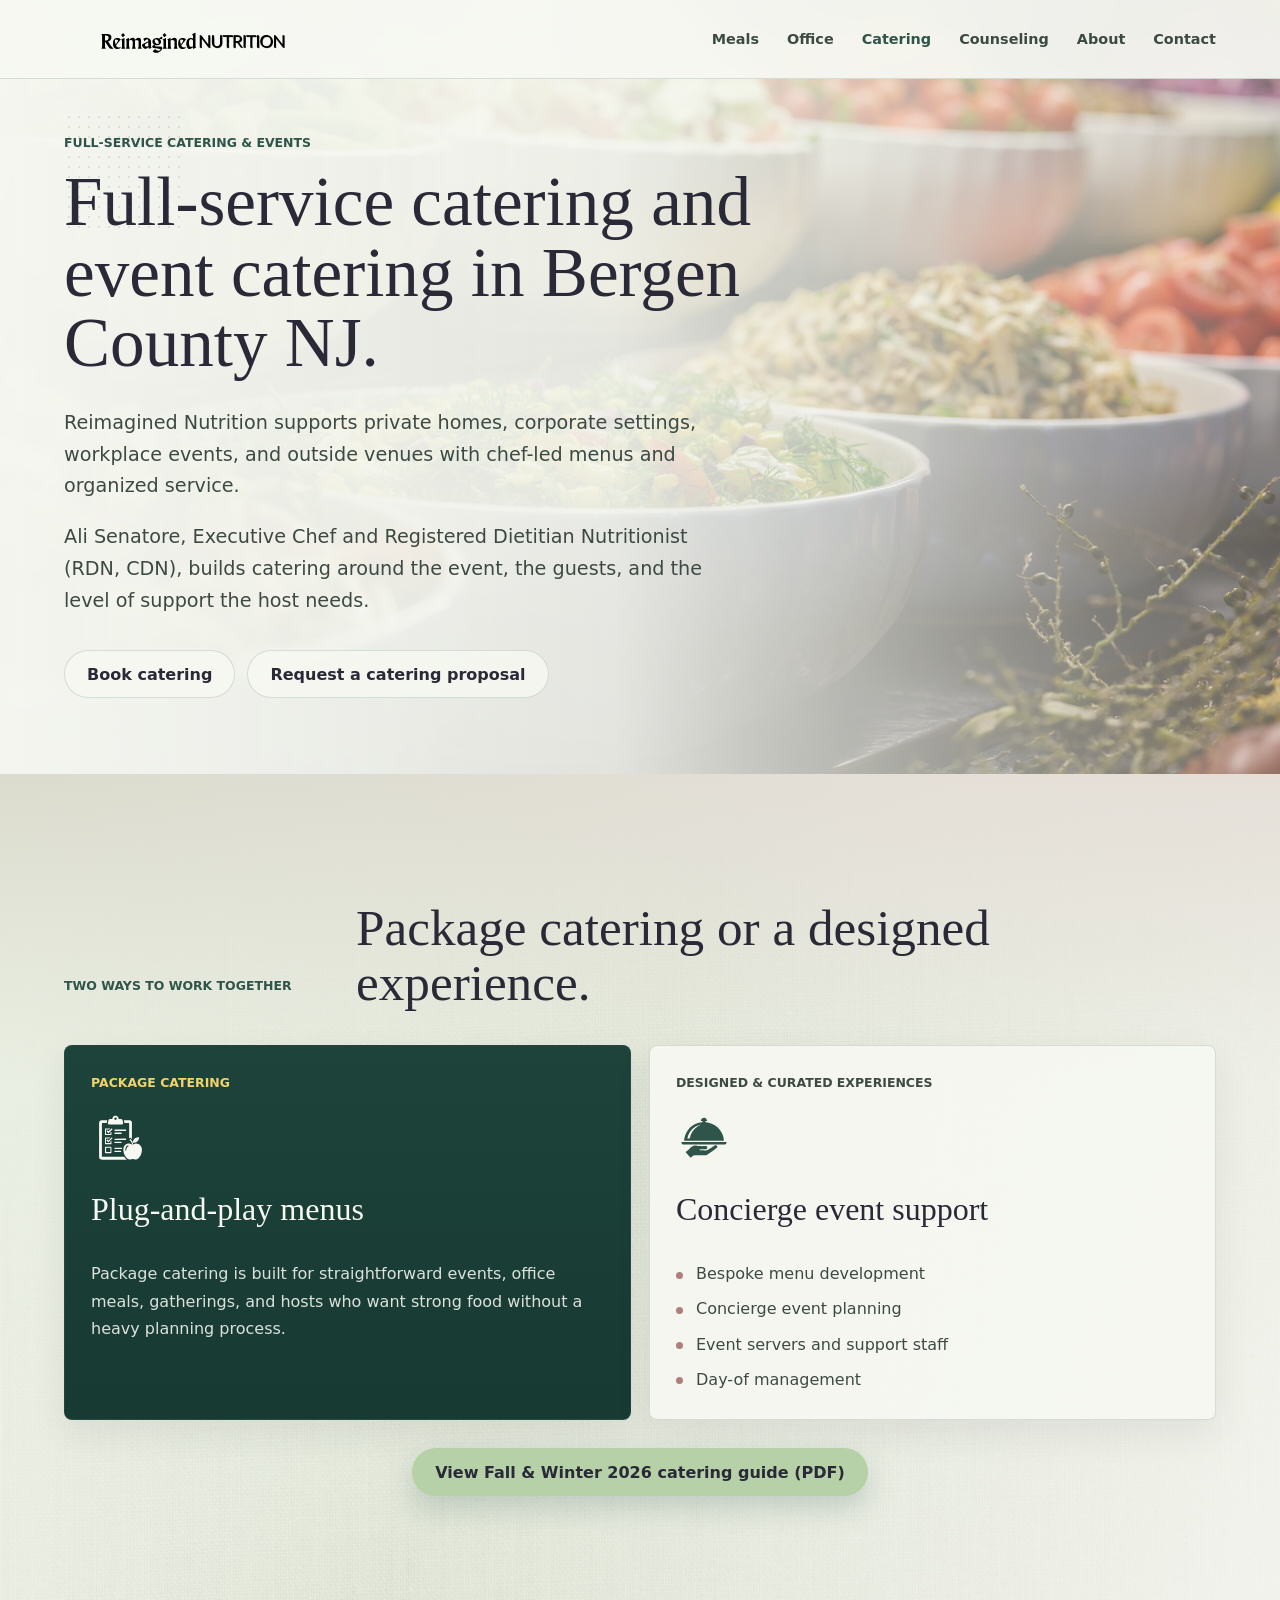
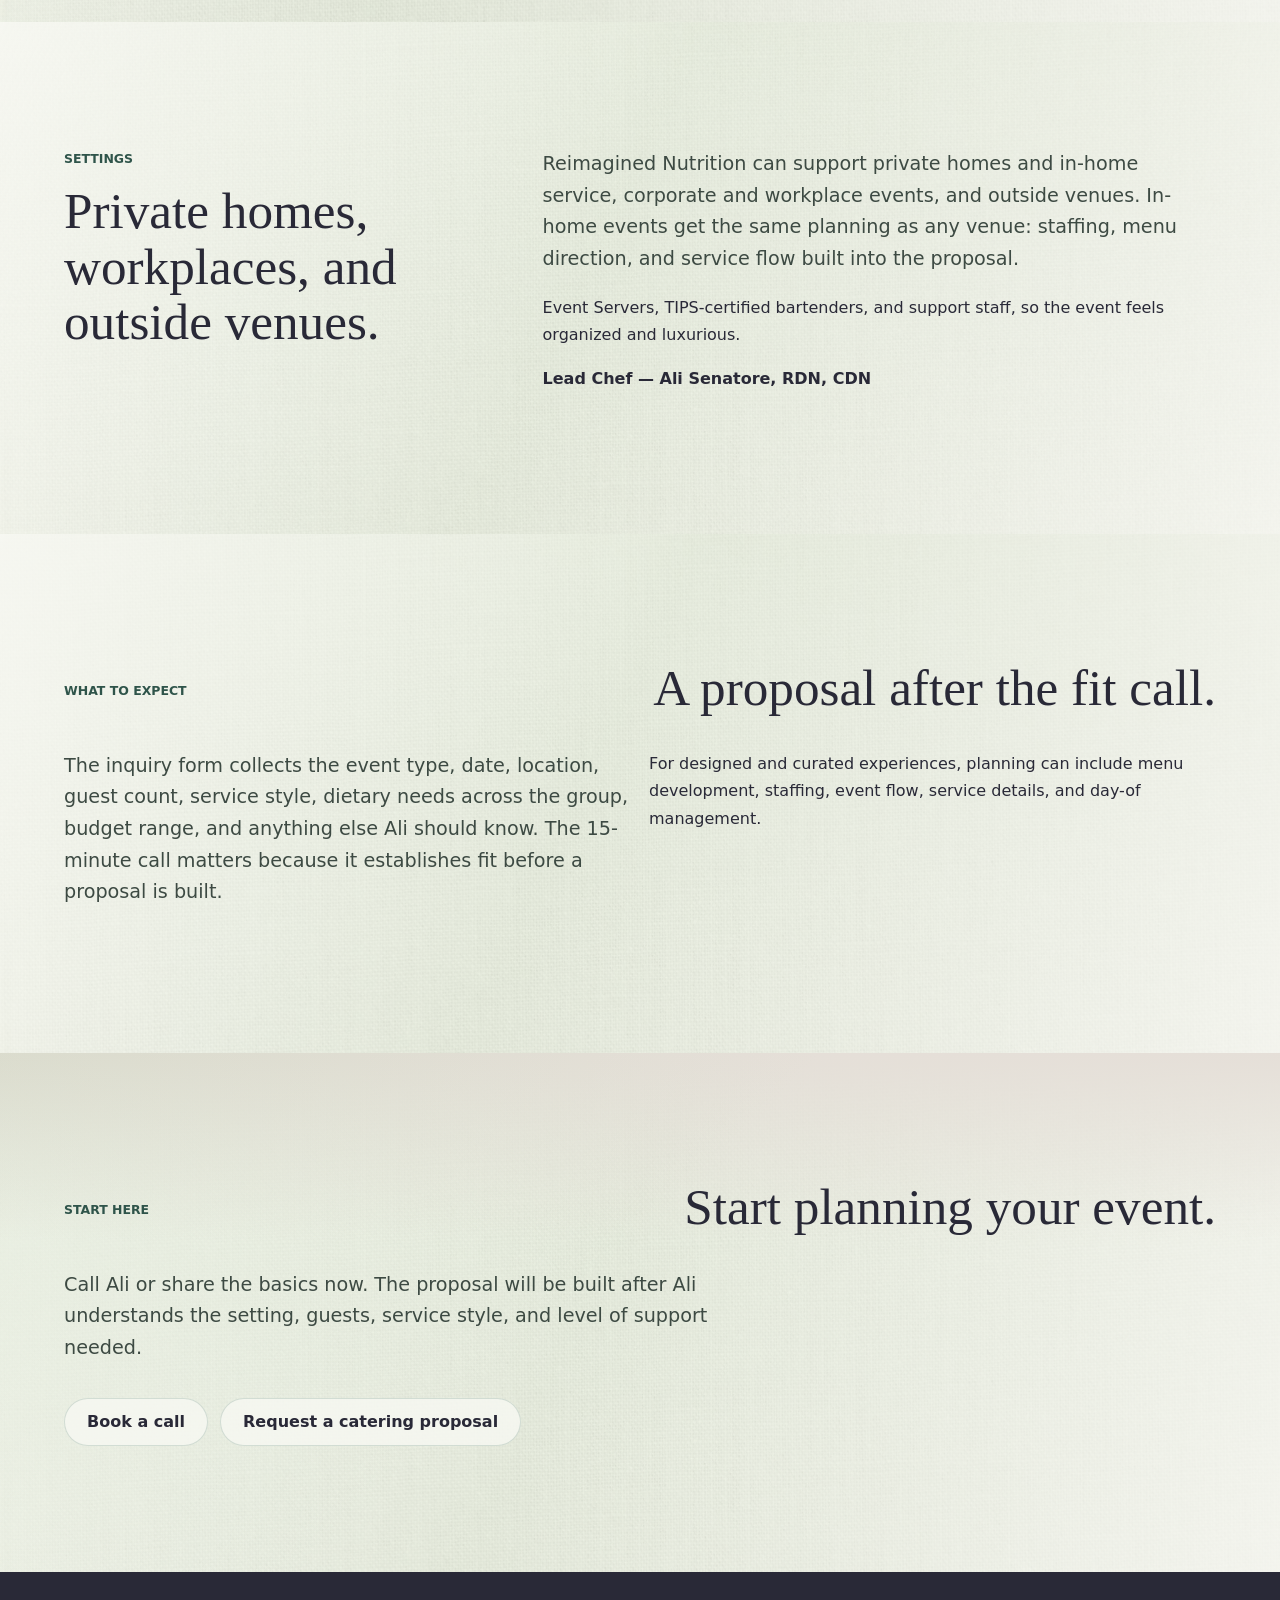
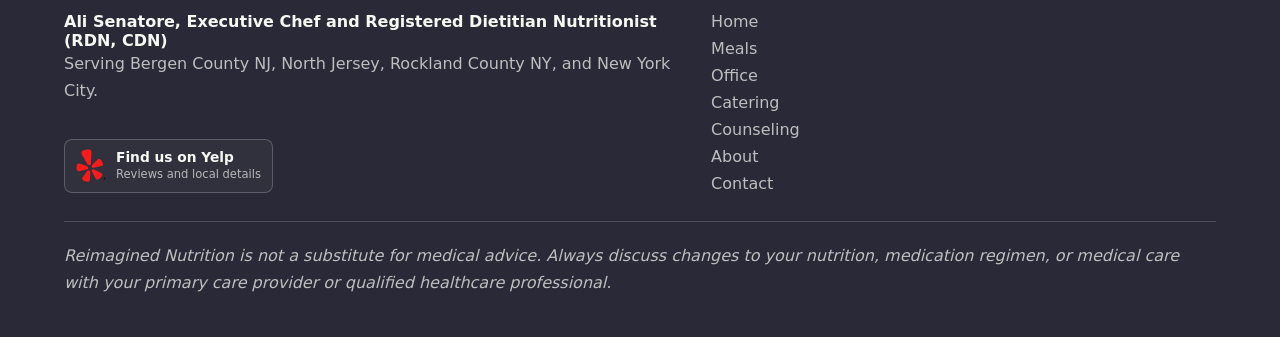
<file: full-service-catering-events.html>
<!doctype html>
<html lang="en">
  <head>
    <meta charset="utf-8">
    <meta name="viewport" content="width=device-width, initial-scale=1">
    <!-- Generated SEO: edit seo.json, then run scripts/sync-seo.mjs. -->
    <title>Catering in Bergen County NJ | Reimagined Nutrition</title>
    <meta name="description" content="Package catering and full-service events in Bergen County NJ and nearby areas. Explore chef-led menus, staffing, and event planning with Ali Senatore.">
    <link rel="canonical" href="https://reimaginednutrition.com/full-service-catering-events.html">
    <link rel="sitemap" type="application/xml" href="https://reimaginednutrition.com/sitemap.xml">
    <meta property="og:type" content="website">
    <meta property="og:site_name" content="Reimagined Nutrition">
    <meta property="og:locale" content="en_US">
    <meta property="og:title" content="Catering in Bergen County NJ | Reimagined Nutrition">
    <meta property="og:description" content="Package catering and full-service events in Bergen County NJ and nearby areas. Explore chef-led menus, staffing, and event planning with Ali Senatore.">
    <meta property="og:url" content="https://reimaginednutrition.com/full-service-catering-events.html">
    <meta property="og:image" content="https://reimaginednutrition.com/assets/reimagined-nutrition-hero.png">
    <meta property="og:image:alt" content="Chef-prepared ingredients and meal planning materials.">
    <meta name="twitter:card" content="summary_large_image">
    <meta name="twitter:title" content="Catering in Bergen County NJ | Reimagined Nutrition">
    <meta name="twitter:description" content="Package catering and full-service events in Bergen County NJ and nearby areas. Explore chef-led menus, staffing, and event planning with Ali Senatore.">
    <meta name="twitter:image" content="https://reimaginednutrition.com/assets/reimagined-nutrition-hero.png">
    <script type="application/ld+json" id="site-seo">{
  "@context": "https://schema.org",
  "@graph": [
    {
      "@type": "Organization",
      "@id": "https://reimaginednutrition.com/#organization",
      "name": "Reimagined Nutrition",
      "url": "https://reimaginednutrition.com/",
      "logo": "https://reimaginednutrition.com/assets/reimagined-nutrition-logo-transparent.png",
      "telephone": "+12019064983",
      "areaServed": [
        "Bergen County NJ",
        "North Jersey",
        "Rockland County NY",
        "New York City"
      ]
    },
    {
      "@type": "WebSite",
      "@id": "https://reimaginednutrition.com/#website",
      "url": "https://reimaginednutrition.com/",
      "name": "Reimagined Nutrition",
      "publisher": {
        "@id": "https://reimaginednutrition.com/#organization"
      },
      "inLanguage": "en-US"
    },
    {
      "@type": "WebPage",
      "@id": "https://reimaginednutrition.com/full-service-catering-events.html#webpage",
      "url": "https://reimaginednutrition.com/full-service-catering-events.html",
      "name": "Catering in Bergen County NJ | Reimagined Nutrition",
      "description": "Package catering and full-service events in Bergen County NJ and nearby areas. Explore chef-led menus, staffing, and event planning with Ali Senatore.",
      "inLanguage": "en-US",
      "isPartOf": {
        "@id": "https://reimaginednutrition.com/#website"
      },
      "about": {
        "@id": "https://reimaginednutrition.com/#organization"
      },
      "mainEntity": {
        "@id": "https://reimaginednutrition.com/full-service-catering-events.html#service"
      }
    },
    {
      "@type": "Service",
      "@id": "https://reimaginednutrition.com/full-service-catering-events.html#service",
      "name": "Full-Service Catering & Events",
      "serviceType": "Full-service catering and event planning",
      "description": "Package catering and full-service events in Bergen County NJ and nearby areas. Explore chef-led menus, staffing, and event planning with Ali Senatore.",
      "url": "https://reimaginednutrition.com/full-service-catering-events.html",
      "provider": {
        "@id": "https://reimaginednutrition.com/#organization"
      },
      "areaServed": [
        "Bergen County NJ",
        "North Jersey",
        "Rockland County NY",
        "New York City"
      ]
    }
  ]
}</script>
    <!-- End generated SEO -->
    <link rel="icon" type="image/png" href="assets/reimagined-nutrition-icon.png">
    <link rel="stylesheet" href="styles.css?v=events-photo-contrast-20260904">
  </head>
  <body>
    <header class="site-header" data-header>
      <!-- Generated from navigation.json by scripts/sync-navigation.mjs. -->
      <a class="brand" href="index.html" aria-label="Reimagined Nutrition home">
        <img class="brand-logo" src="assets/reimagined-nutrition-logo-transparent.png" alt="Reimagined Nutrition">
      </a>
      <button class="nav-toggle" type="button" aria-label="Toggle navigation" aria-expanded="false" aria-controls="site-nav" data-nav-toggle><span></span><span></span></button>
      <nav class="site-nav" id="site-nav" aria-label="Primary navigation" data-nav>
        <a href="specialized-recovery-meals.html">Meals</a>
        <a href="corporate-meals-office-lunches.html">Office</a>
        <a href="full-service-catering-events.html" aria-current="page">Catering</a>
        <a href="nutrition-counseling.html">Counseling</a>
        <a href="about.html">About</a>
        <a href="contact-and-inquiry.html">Contact</a>
      </nav>
    </header>
    <main>
      <section class="hero compact events-hero" aria-labelledby="hero-title">
        <img class="hero-image" src="assets/events-catering-hero.jpg" alt="Fresh salads and prepared vegetables arranged for catered event service.">
        <div class="hero-shade" aria-hidden="true"></div>
        <div class="hero-content">
          <p class="eyebrow">Full-Service Catering & Events</p>
          <h1 id="hero-title">Full-service catering and event catering in Bergen <span class="keep-together">County&nbsp;NJ.</span></h1>
          <p class="hero-copy">Reimagined Nutrition supports private homes, corporate settings, workplace events, and outside venues with chef-led menus and organized service.</p>
          <p class="hero-copy">Ali Senatore, Executive Chef and Registered Dietitian Nutritionist (RDN, CDN), builds catering around the event, the guests, and the level of support the host needs.</p>
          <div class="hero-actions">
            <a class="button button-light" href="https://meetings-na2.hubspot.com/alexandra-senatore">Book catering</a>
            <a class="button button-light" href="contact-and-inquiry.html#catering-inquiry">Request a catering proposal</a>
          </div>
        </div>
      </section>

      <section class="section alt">
        <div class="section-heading"><p class="eyebrow">Two Ways To Work Together</p><h2>Package catering or a designed experience.</h2></div>
        <div class="grid-2 program-swap">
          <article class="program-card featured">
            <p class="program-meta">Package catering</p>
            <span class="program-icon program-icon-menus" aria-hidden="true"></span>
            <h3>Plug-and-play menus</h3>
            <p>Package catering is built for straightforward events, office meals, gatherings, and hosts who want strong food without a heavy planning process.</p>

          </article>
          <article class="program-card">
            <p class="program-meta">Designed & curated experiences</p>
            <span class="program-icon program-icon-concierge" aria-hidden="true"></span>
            <h3>Concierge event support</h3>
            <ul>
              <li>Bespoke menu development</li>
              <li>Concierge event planning</li>
              <li>Event servers and support staff</li>
              <li>Day-of management</li>
            </ul>
          </article>
        </div>
        <div class="button-row section-guide-cta">
          <a class="button button-primary" href="catering-guide/Reimagined_Nutrition_Fall_Winter_2026_Catering_and_Event_Guide.pdf" target="_blank" rel="noopener">View Fall &amp; Winter 2026 catering guide (PDF)</a>
        </div>
      </section>

      <section class="section split">
        <div><p class="eyebrow">Settings</p><h2>Private homes, workplaces, and outside venues.</h2></div>
        <div>
          <p class="lead">Reimagined Nutrition can support private homes and in-home service, corporate and workplace events, and outside venues. In-home events get the same planning as any venue: staffing, menu direction, and service flow built into the proposal.</p>
          <p>Event Servers, TIPS-certified bartenders, and support staff, so the event feels organized and luxurious.</p>
          <p><strong>Lead Chef &mdash; Ali Senatore, RDN, CDN</strong></p>
        </div>
      </section>

      <section class="section">
        <div class="section-heading"><p class="eyebrow">What To Expect</p><h2>A proposal after the fit call.</h2></div>
        <div class="grid-2">
          <p class="lead">The inquiry form collects the event type, date, location, guest count, service style, dietary needs across the group, budget range, and anything else Ali should know. The 15-minute call matters because it establishes fit before a proposal is built.</p>
          <p>For designed and curated experiences, planning can include menu development, staffing, event flow, service details, and day-of management.</p>
        </div>
      </section>

      <section class="section alt">
        <div class="section-heading"><p class="eyebrow">Start Here</p><h2>Start planning your event.</h2></div>
        <p class="lead">Call Ali or share the basics now. The proposal will be built after Ali understands the setting, guests, service style, and level of support needed.</p>
        <div class="button-row">
          <a class="button button-light" href="https://meetings-na2.hubspot.com/alexandra-senatore">Book a call</a>
          <a class="button button-light" href="contact-and-inquiry.html#catering-inquiry">Request a catering proposal</a>
        </div>
      </section>
    </main>
<footer class="site-footer" data-site-footer></footer>
<script src="script.js"></script>
<script src="footer.js?v=59d3e0d615ab"></script>
    <!-- Start of HubSpot Embed Code -->
    <script type="text/javascript" id="hs-script-loader" async defer src="//js-na2.hs-scripts.com/247079971.js"></script>
    <!-- End of HubSpot Embed Code -->
  </body>
</html>
</file>
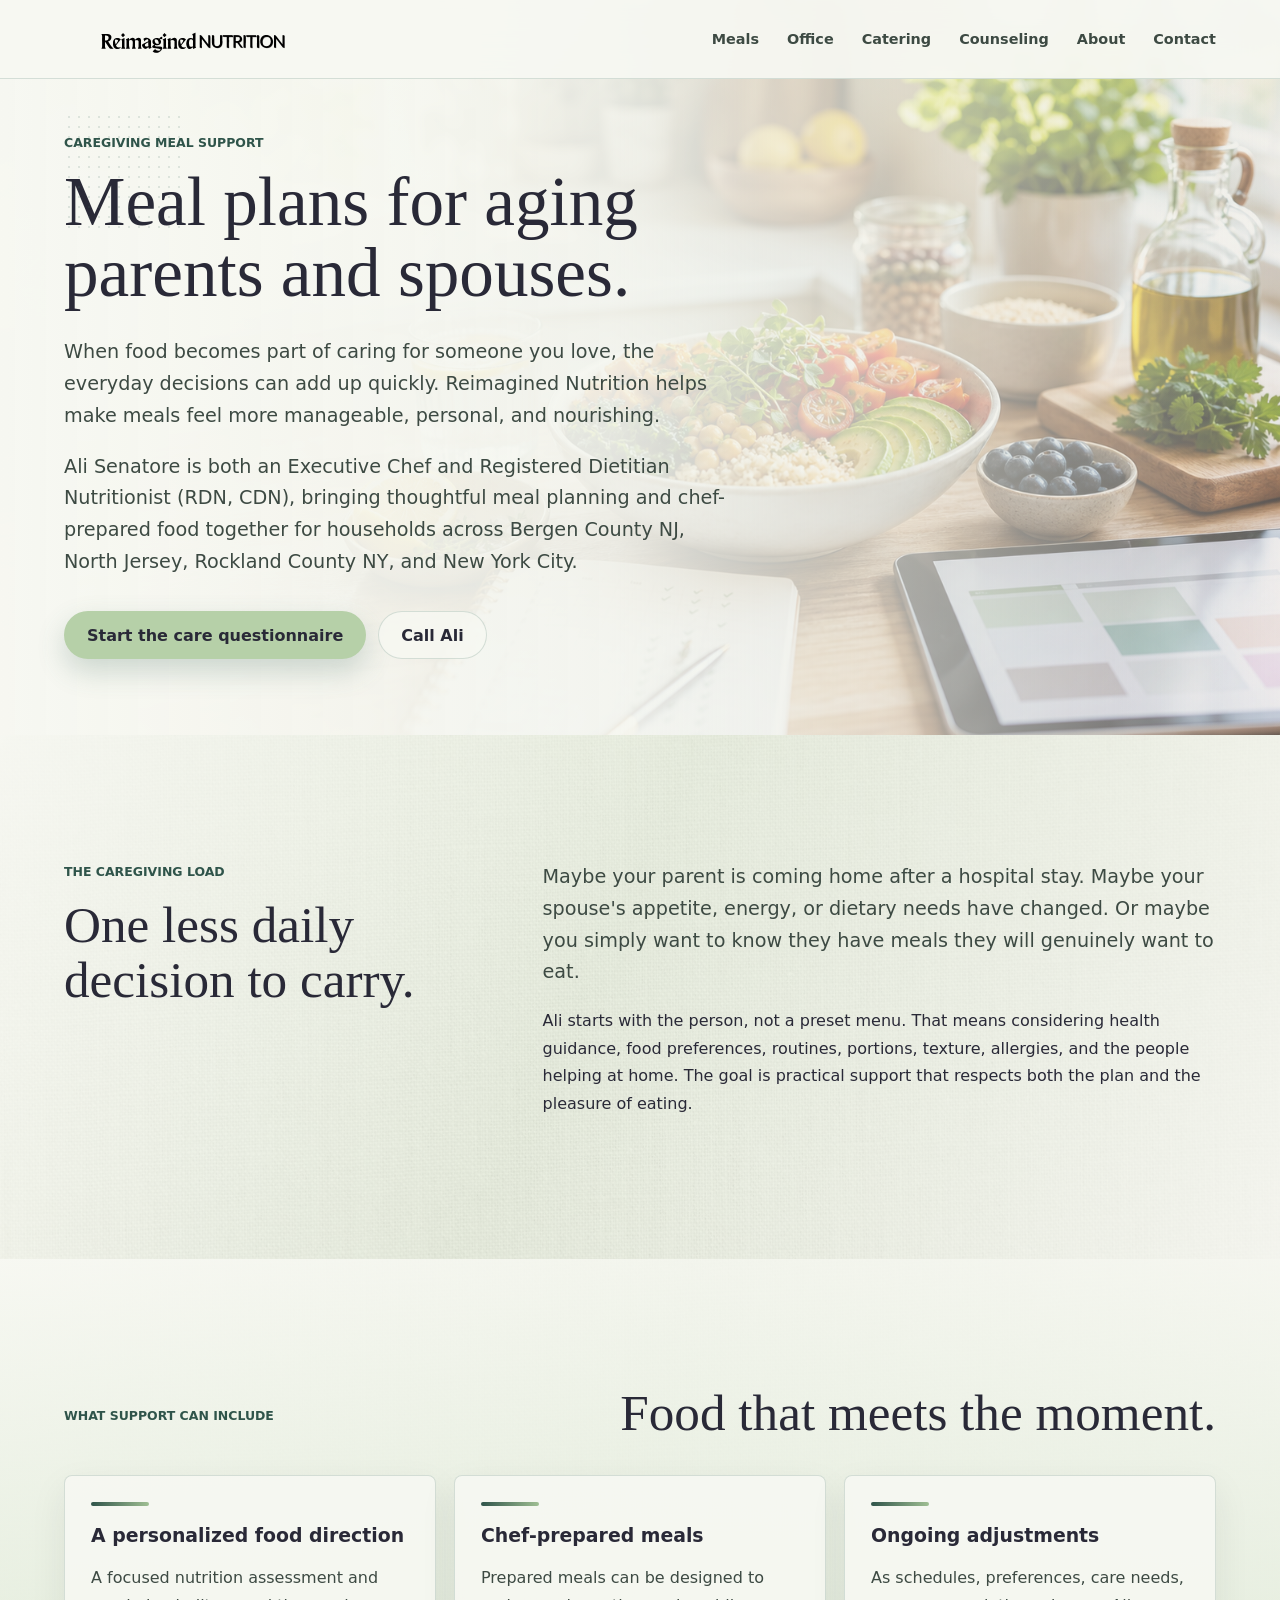
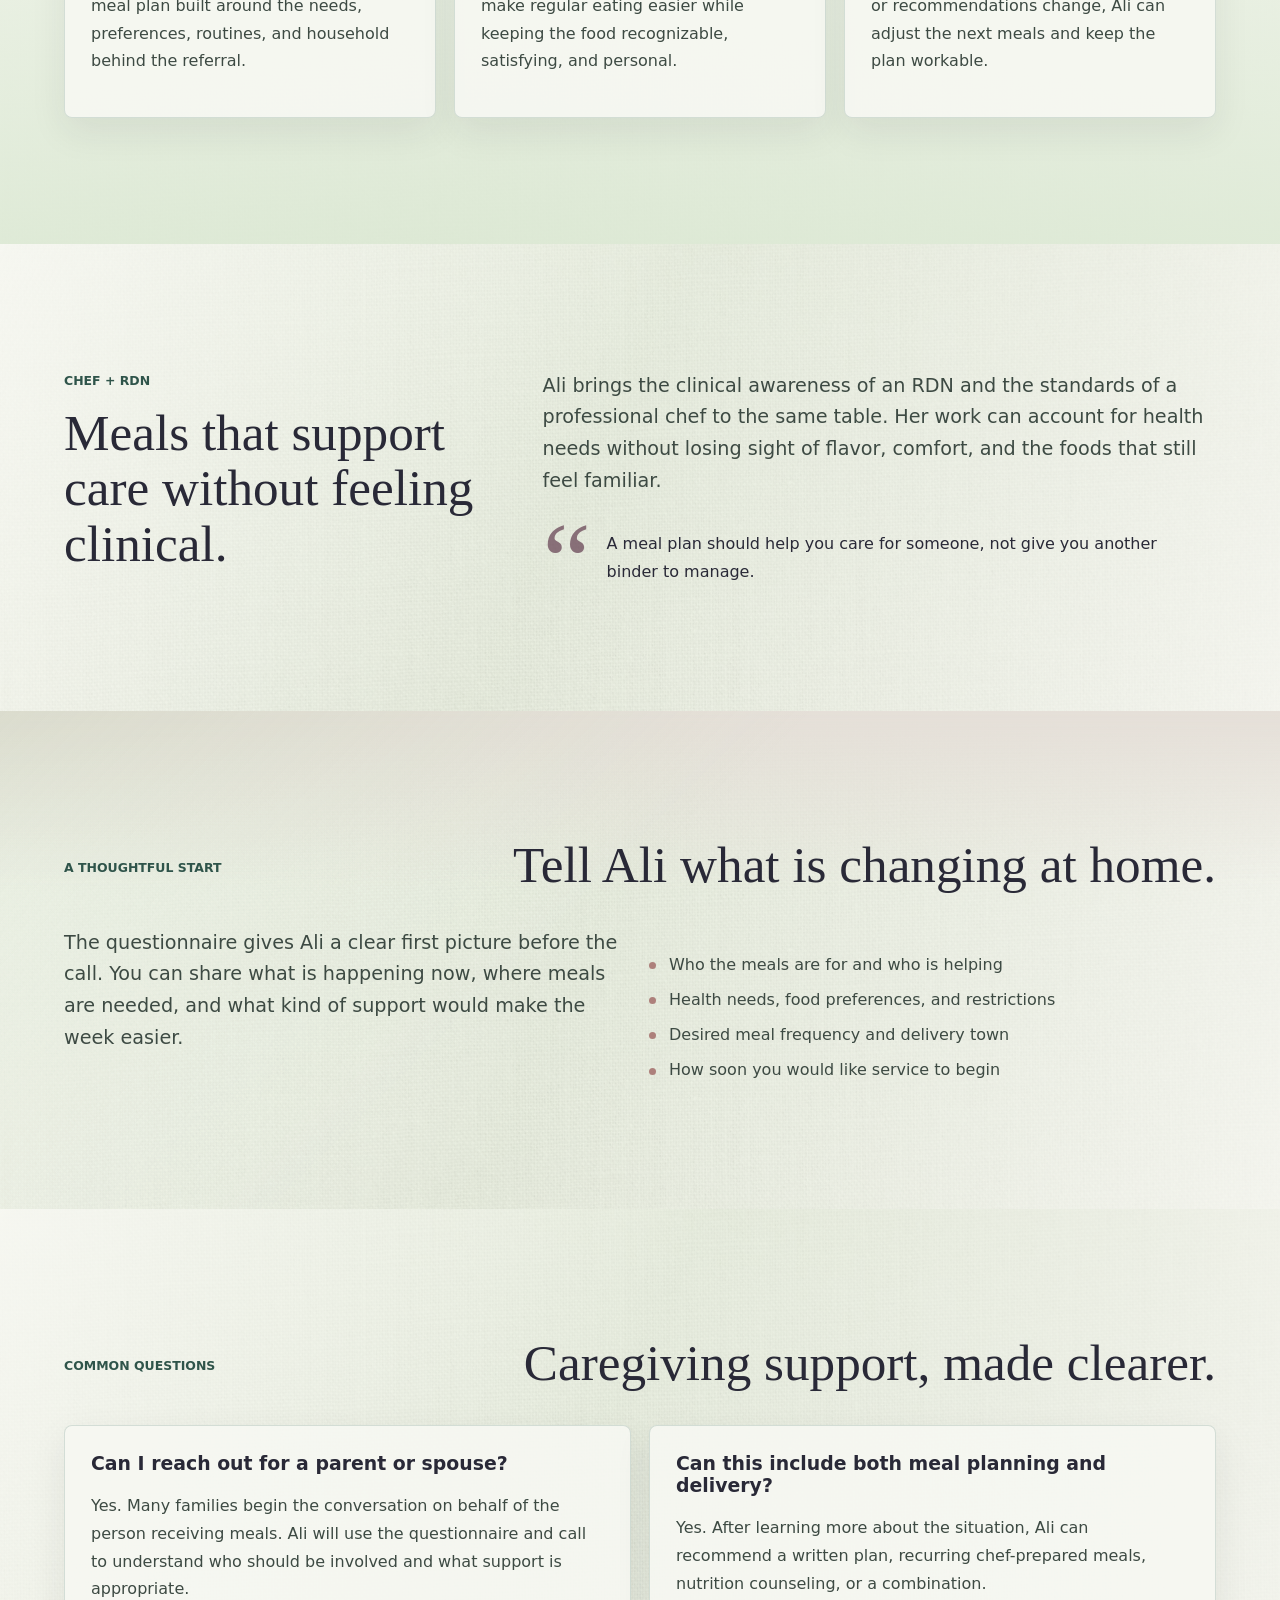
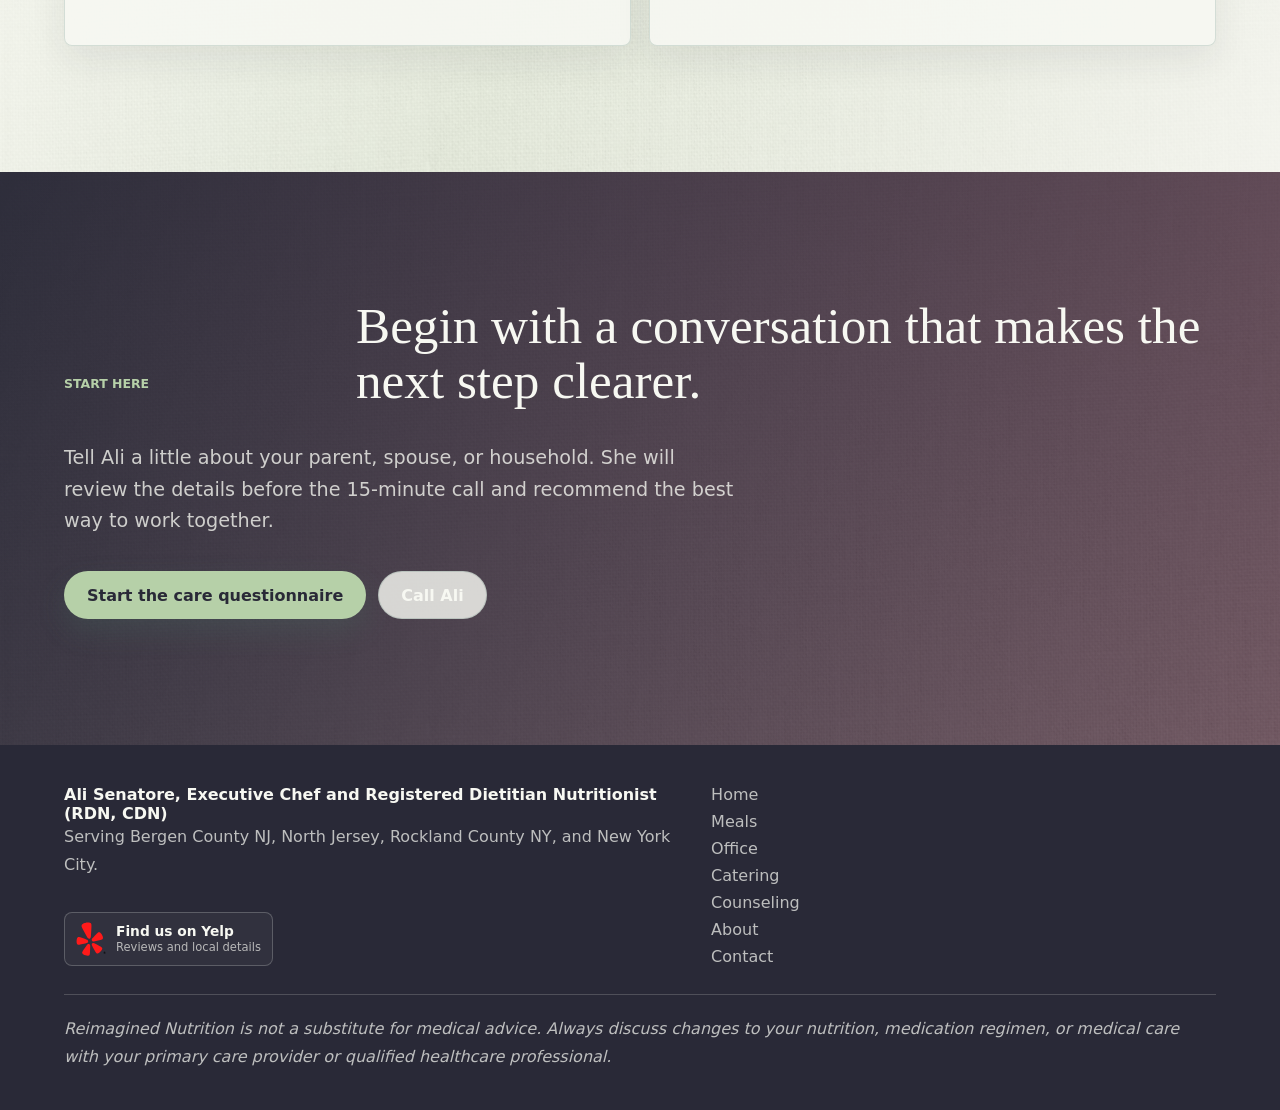
<file: meal-plans-for-aging-parents-and-spouses.html>
<!doctype html>
<html lang="en">
  <head>
    <meta charset="utf-8">
    <meta name="viewport" content="width=device-width, initial-scale=1">
    <!-- Generated SEO: edit seo.json, then run scripts/sync-seo.mjs. -->
    <title>Meals for Aging Parents | Bergen County NJ | Reimagined Nutrition</title>
    <meta name="description" content="Personalized meal plans and chef-prepared meals for aging parents and spouses in Bergen County NJ, North Jersey, Rockland County NY, and New York City.">
    <link rel="canonical" href="https://reimaginednutrition.com/meal-plans-for-aging-parents-and-spouses.html">
    <link rel="sitemap" type="application/xml" href="https://reimaginednutrition.com/sitemap.xml">
    <meta property="og:type" content="website">
    <meta property="og:site_name" content="Reimagined Nutrition">
    <meta property="og:locale" content="en_US">
    <meta property="og:title" content="Meals for Aging Parents | Bergen County NJ | Reimagined Nutrition">
    <meta property="og:description" content="Personalized meal plans and chef-prepared meals for aging parents and spouses in Bergen County NJ, North Jersey, Rockland County NY, and New York City.">
    <meta property="og:url" content="https://reimaginednutrition.com/meal-plans-for-aging-parents-and-spouses.html">
    <meta property="og:image" content="https://reimaginednutrition.com/assets/reimagined-nutrition-hero.png">
    <meta property="og:image:alt" content="Chef-prepared ingredients and meal planning materials.">
    <meta name="twitter:card" content="summary_large_image">
    <meta name="twitter:title" content="Meals for Aging Parents | Bergen County NJ | Reimagined Nutrition">
    <meta name="twitter:description" content="Personalized meal plans and chef-prepared meals for aging parents and spouses in Bergen County NJ, North Jersey, Rockland County NY, and New York City.">
    <meta name="twitter:image" content="https://reimaginednutrition.com/assets/reimagined-nutrition-hero.png">
    <script type="application/ld+json" id="site-seo">{
  "@context": "https://schema.org",
  "@graph": [
    {
      "@type": "Organization",
      "@id": "https://reimaginednutrition.com/#organization",
      "name": "Reimagined Nutrition",
      "url": "https://reimaginednutrition.com/",
      "logo": "https://reimaginednutrition.com/assets/reimagined-nutrition-logo-transparent.png",
      "telephone": "+12019064983",
      "areaServed": [
        "Bergen County NJ",
        "North Jersey",
        "Rockland County NY",
        "New York City"
      ]
    },
    {
      "@type": "WebSite",
      "@id": "https://reimaginednutrition.com/#website",
      "url": "https://reimaginednutrition.com/",
      "name": "Reimagined Nutrition",
      "publisher": {
        "@id": "https://reimaginednutrition.com/#organization"
      },
      "inLanguage": "en-US"
    },
    {
      "@type": "WebPage",
      "@id": "https://reimaginednutrition.com/meal-plans-for-aging-parents-and-spouses.html#webpage",
      "url": "https://reimaginednutrition.com/meal-plans-for-aging-parents-and-spouses.html",
      "name": "Meals for Aging Parents | Bergen County NJ | Reimagined Nutrition",
      "description": "Personalized meal plans and chef-prepared meals for aging parents and spouses in Bergen County NJ, North Jersey, Rockland County NY, and New York City.",
      "inLanguage": "en-US",
      "isPartOf": {
        "@id": "https://reimaginednutrition.com/#website"
      },
      "about": {
        "@id": "https://reimaginednutrition.com/#organization"
      },
      "mainEntity": {
        "@id": "https://reimaginednutrition.com/meal-plans-for-aging-parents-and-spouses.html#service"
      }
    },
    {
      "@type": "Service",
      "@id": "https://reimaginednutrition.com/meal-plans-for-aging-parents-and-spouses.html#service",
      "name": "Meal Plans for Aging Parents & Spouses",
      "serviceType": "Meal plans for aging parents and spouses",
      "description": "Personalized meal plans and chef-prepared meals for aging parents and spouses in Bergen County NJ, North Jersey, Rockland County NY, and New York City.",
      "url": "https://reimaginednutrition.com/meal-plans-for-aging-parents-and-spouses.html",
      "provider": {
        "@id": "https://reimaginednutrition.com/#organization"
      },
      "areaServed": [
        "Bergen County NJ",
        "North Jersey",
        "Rockland County NY",
        "New York City"
      ]
    }
  ]
}</script>
    <!-- End generated SEO -->
    <link rel="icon" type="image/png" href="assets/reimagined-nutrition-icon.png">
    <link rel="stylesheet" href="styles.css?v=aging-parent-meal-plans-20260823">
  </head>
  <body>
    <header class="site-header" data-header>
      <!-- Generated from navigation.json by scripts/sync-navigation.mjs. -->
      <a class="brand" href="index.html" aria-label="Reimagined Nutrition home">
        <img class="brand-logo" src="assets/reimagined-nutrition-logo-transparent.png" alt="Reimagined Nutrition">
      </a>
      <button class="nav-toggle" type="button" aria-label="Toggle navigation" aria-expanded="false" aria-controls="site-nav" data-nav-toggle><span></span><span></span></button>
      <nav class="site-nav" id="site-nav" aria-label="Primary navigation" data-nav>
        <a href="specialized-recovery-meals.html">Meals</a>
        <a href="corporate-meals-office-lunches.html">Office</a>
        <a href="full-service-catering-events.html">Catering</a>
        <a href="nutrition-counseling.html">Counseling</a>
        <a href="about.html">About</a>
        <a href="contact-and-inquiry.html">Contact</a>
      </nav>
    </header>

    <main>
      <section class="hero compact" aria-labelledby="hero-title">
        <img class="hero-image" src="assets/reimagined-nutrition-hero.png" alt="Chef-prepared ingredients and nutrition planning materials.">
        <div class="hero-shade" aria-hidden="true"></div>
        <div class="hero-content">
          <p class="eyebrow">Caregiving Meal Support</p>
          <h1 id="hero-title">Meal plans for aging parents and spouses.</h1>
          <p class="hero-copy">When food becomes part of caring for someone you love, the everyday decisions can add up quickly. Reimagined Nutrition helps make meals feel more manageable, personal, and nourishing.</p>
          <p class="hero-copy">Ali Senatore is both an Executive Chef and Registered Dietitian Nutritionist (RDN, CDN), bringing thoughtful meal planning and chef-prepared food together for households across Bergen County NJ, North Jersey, Rockland County NY, and New York City.</p>
          <div class="hero-actions">
            <a class="button button-primary" href="contact-and-inquiry.html#nutrition-questionnaire">Start the care questionnaire</a>
            <a class="button button-light" href="tel:+12019064983">Call Ali</a>
          </div>
        </div>
      </section>

      <section class="section split">
        <div>
          <p class="eyebrow">The Caregiving Load</p>
          <h2>One less daily decision to carry.</h2>
        </div>
        <div>
          <p class="lead">Maybe your parent is coming home after a hospital stay. Maybe your spouse's appetite, energy, or dietary needs have changed. Or maybe you simply want to know they have meals they will genuinely want to eat.</p>
          <p>Ali starts with the person, not a preset menu. That means considering health guidance, food preferences, routines, portions, texture, allergies, and the people helping at home. The goal is practical support that respects both the plan and the pleasure of eating.</p>
        </div>
      </section>

      <section class="section soft">
        <div class="section-heading">
          <p class="eyebrow">What Support Can Include</p>
          <h2>Food that meets the moment.</h2>
        </div>
        <div class="grid-3">
          <article class="card card-rule">
            <h3>A personalized food direction</h3>
            <p>A focused nutrition assessment and meal plan built around the needs, preferences, routines, and household behind the referral.</p>
          </article>
          <article class="card card-rule">
            <h3>Chef-prepared meals</h3>
            <p>Prepared meals can be designed to make regular eating easier while keeping the food recognizable, satisfying, and personal.</p>
          </article>
          <article class="card card-rule">
            <h3>Ongoing adjustments</h3>
            <p>As schedules, preferences, care needs, or recommendations change, Ali can adjust the next meals and keep the plan workable.</p>
          </article>
        </div>
      </section>

      <section class="section split">
        <div>
          <p class="eyebrow">Chef + RDN</p>
          <h2>Meals that support care without feeling clinical.</h2>
        </div>
        <div>
          <p class="lead">Ali brings the clinical awareness of an RDN and the standards of a professional chef to the same table. Her work can account for health needs without losing sight of flavor, comfort, and the foods that still feel familiar.</p>
          <p class="pull-quote">A meal plan should help you care for someone, not give you another binder to manage.</p>
        </div>
      </section>

      <section class="section alt">
        <div class="section-heading">
          <p class="eyebrow">A Thoughtful Start</p>
          <h2>Tell Ali what is changing at home.</h2>
        </div>
        <div class="grid-2">
          <div>
            <p class="lead">The questionnaire gives Ali a clear first picture before the call. You can share what is happening now, where meals are needed, and what kind of support would make the week easier.</p>
          </div>
          <ul class="bullet-list">
            <li>Who the meals are for and who is helping</li>
            <li>Health needs, food preferences, and restrictions</li>
            <li>Desired meal frequency and delivery town</li>
            <li>How soon you would like service to begin</li>
          </ul>
        </div>
      </section>

      <section class="section">
        <div class="section-heading">
          <p class="eyebrow">Common Questions</p>
          <h2>Caregiving support, made clearer.</h2>
        </div>
        <div class="grid-2">
          <article class="card">
            <h3>Can I reach out for a parent or spouse?</h3>
            <p>Yes. Many families begin the conversation on behalf of the person receiving meals. Ali will use the questionnaire and call to understand who should be involved and what support is appropriate.</p>
          </article>
          <article class="card">
            <h3>Can this include both meal planning and delivery?</h3>
            <p>Yes. After learning more about the situation, Ali can recommend a written plan, recurring chef-prepared meals, nutrition counseling, or a combination.</p>
          </article>
        </div>
      </section>

      <section class="section dark">
        <div class="section-heading">
          <p class="eyebrow">Start Here</p>
          <h2>Begin with a conversation that makes the next step clearer.</h2>
        </div>
        <p class="lead">Tell Ali a little about your parent, spouse, or household. She will review the details before the 15-minute call and recommend the best way to work together.</p>
        <div class="button-row">
          <a class="button button-primary" href="contact-and-inquiry.html#nutrition-questionnaire">Start the care questionnaire</a>
          <a class="button button-light" href="tel:+12019064983">Call Ali</a>
        </div>
      </section>
    </main>

    <footer class="site-footer" data-site-footer></footer>
    <script src="script.js"></script>
    <script src="footer.js?v=59d3e0d615ab"></script>
    <!-- Start of HubSpot Embed Code -->
    <script type="text/javascript" id="hs-script-loader" async defer src="//js-na2.hs-scripts.com/247079971.js"></script>
    <!-- End of HubSpot Embed Code -->
  </body>
</html>
</file>
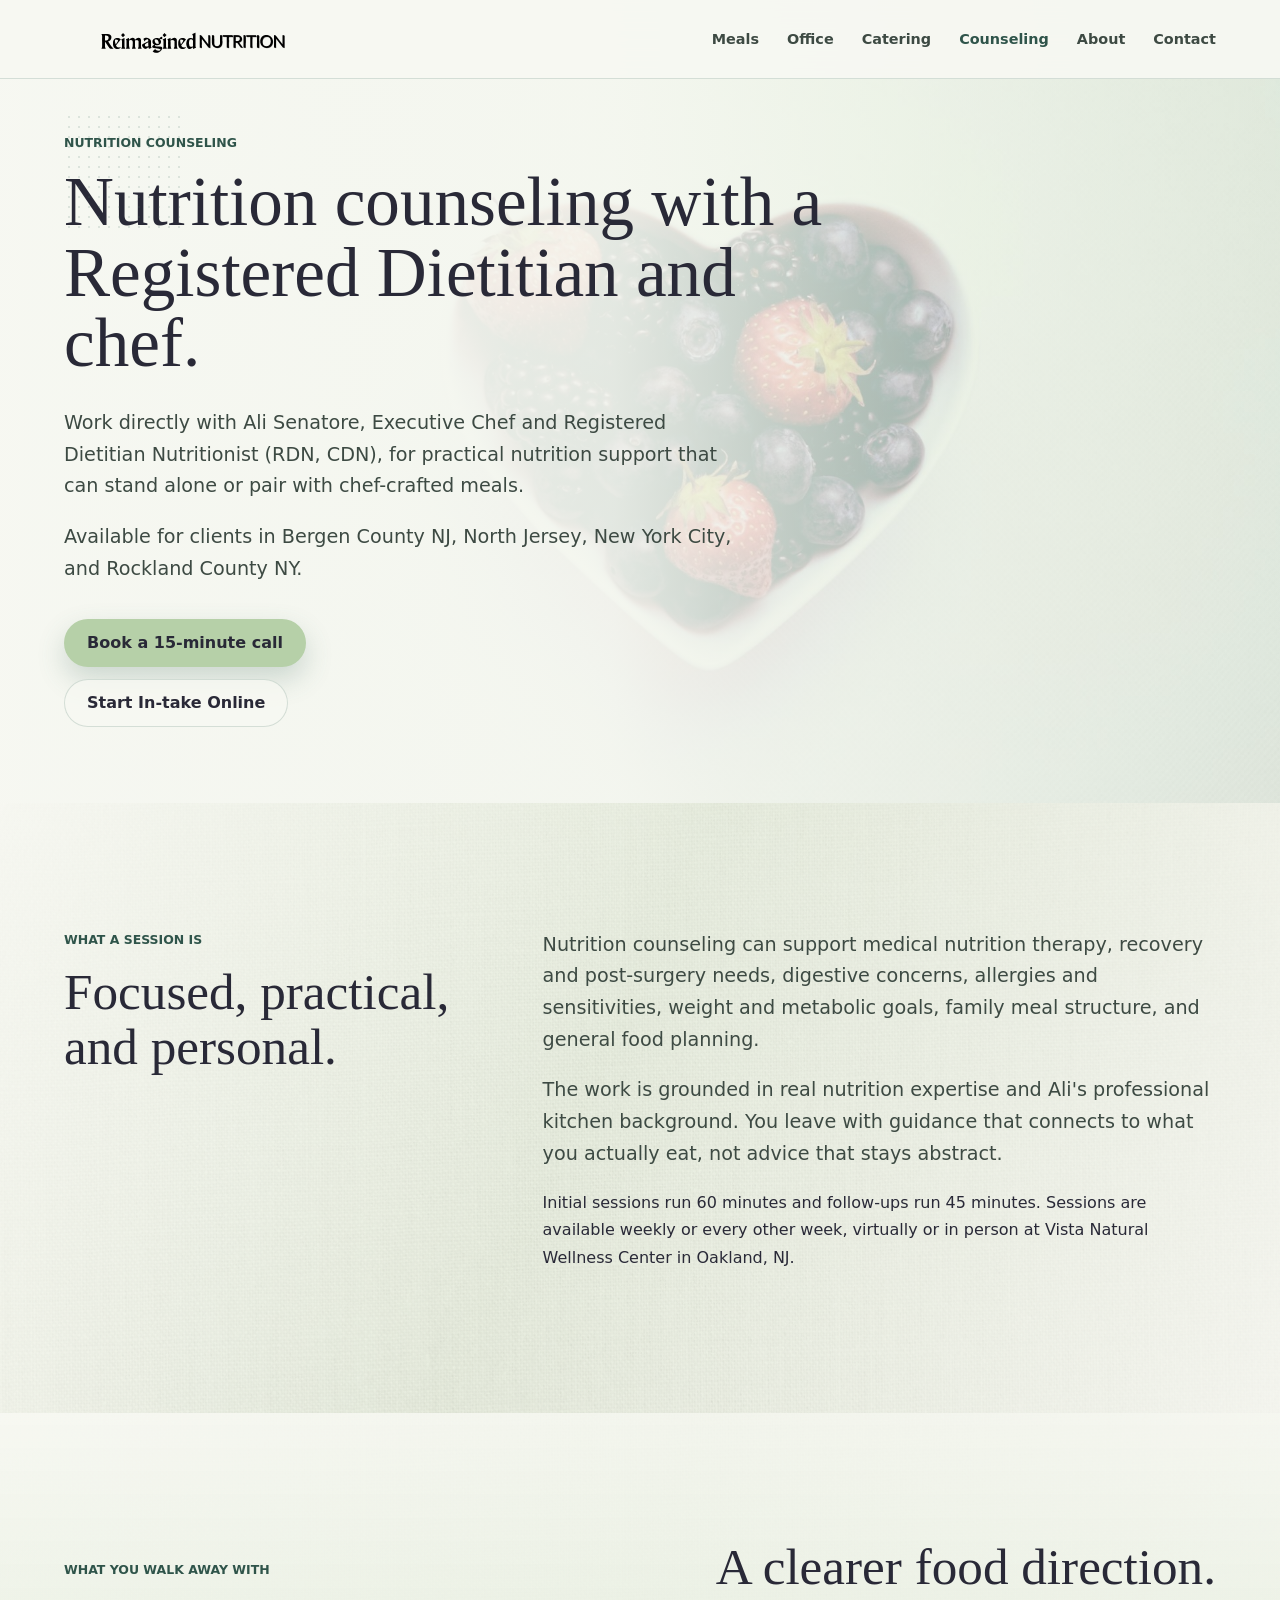
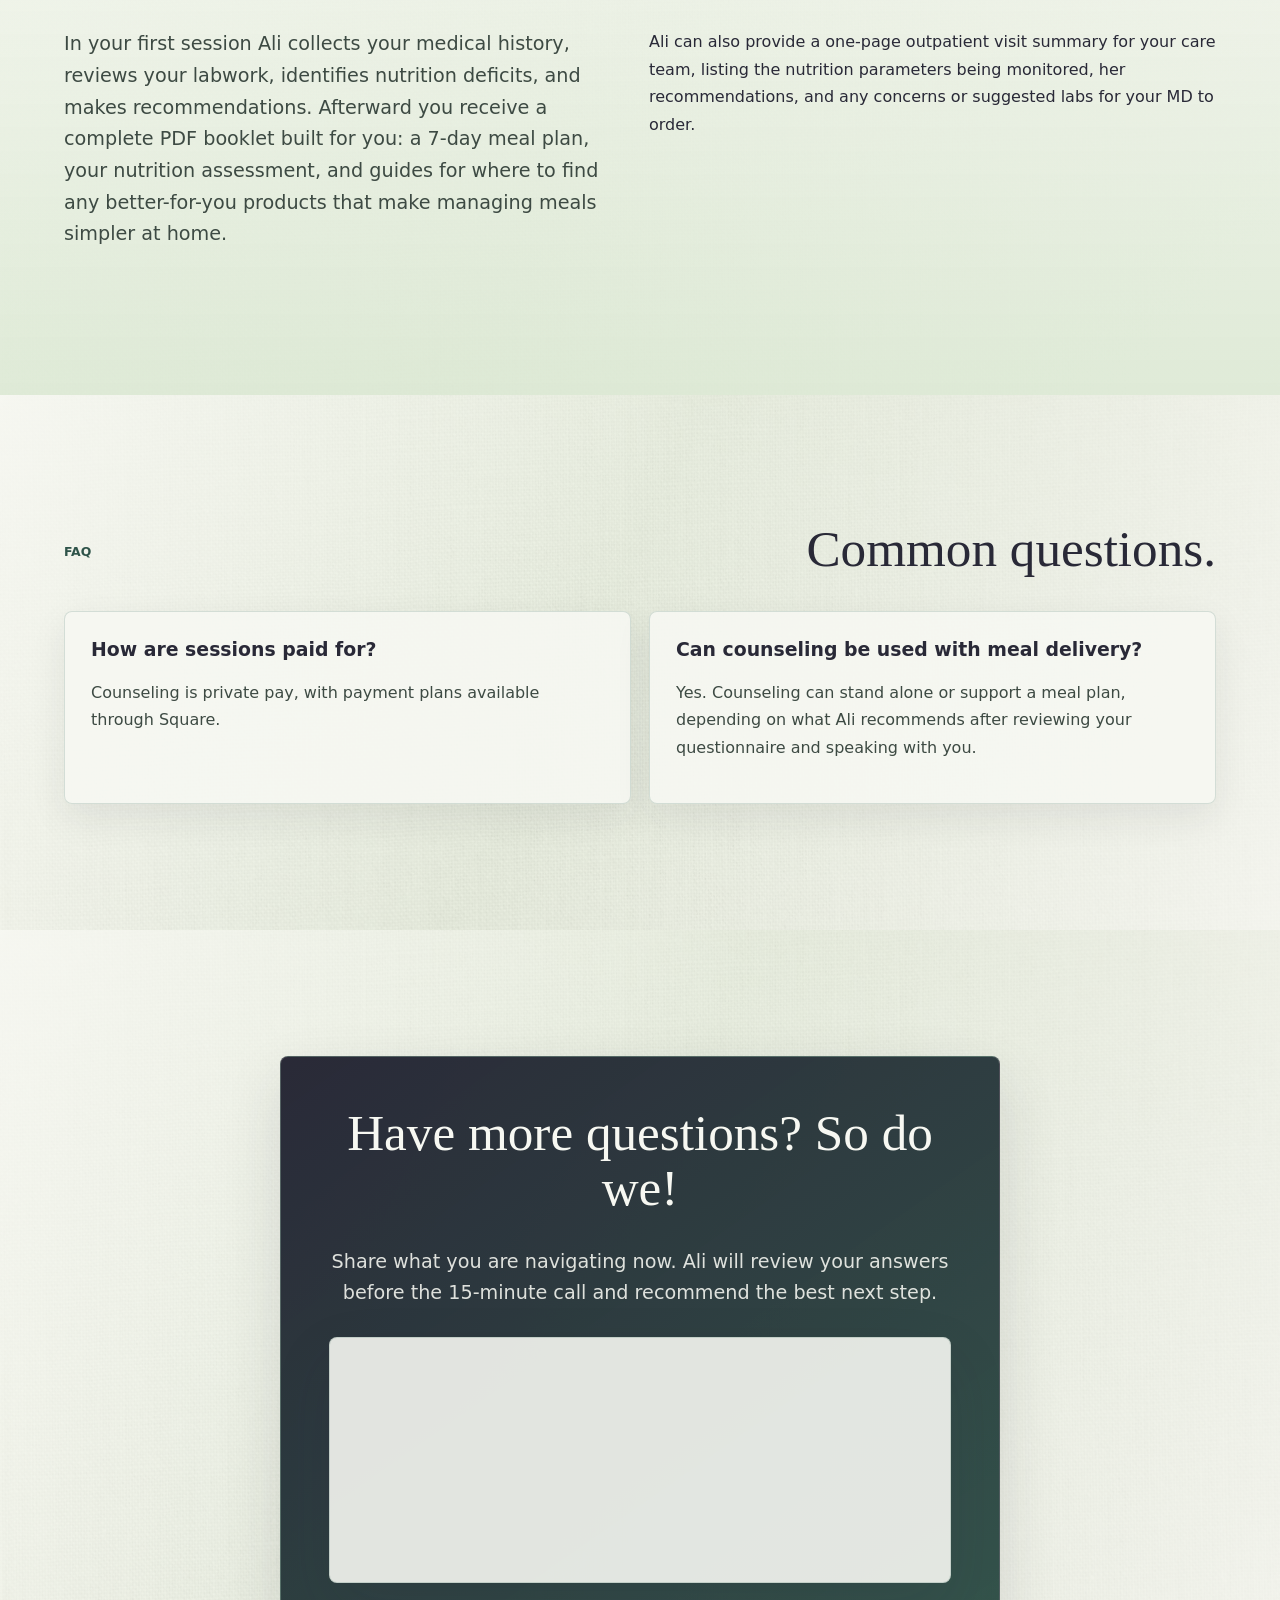
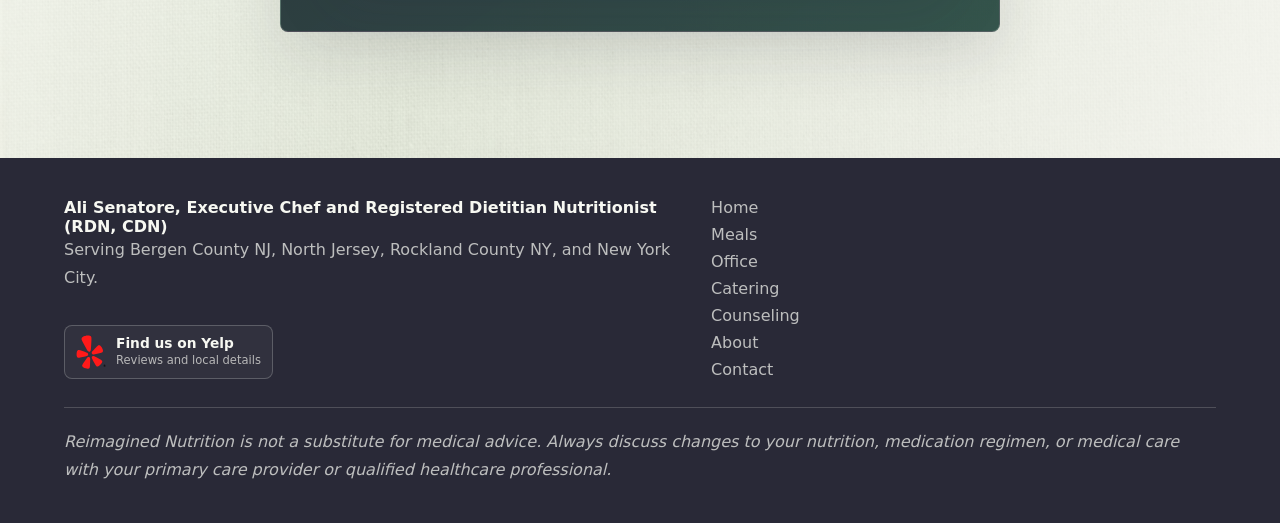
<file: nutrition-counseling.html>
<!doctype html>
<html lang="en">
  <head>
    <meta charset="utf-8">
    <meta name="viewport" content="width=device-width, initial-scale=1">
    <!-- Generated SEO: edit seo.json, then run scripts/sync-seo.mjs. -->
    <title>Nutrition Counseling in North Jersey | Reimagined Nutrition</title>
    <meta name="description" content="Private-pay nutrition counseling and medical nutrition therapy with Ali Senatore, Registered Dietitian Nutritionist. Virtual and North Jersey appointments.">
    <link rel="canonical" href="https://reimaginednutrition.com/nutrition-counseling.html">
    <link rel="sitemap" type="application/xml" href="https://reimaginednutrition.com/sitemap.xml">
    <meta property="og:type" content="website">
    <meta property="og:site_name" content="Reimagined Nutrition">
    <meta property="og:locale" content="en_US">
    <meta property="og:title" content="Nutrition Counseling in North Jersey | Reimagined Nutrition">
    <meta property="og:description" content="Private-pay nutrition counseling and medical nutrition therapy with Ali Senatore, Registered Dietitian Nutritionist. Virtual and North Jersey appointments.">
    <meta property="og:url" content="https://reimaginednutrition.com/nutrition-counseling.html">
    <meta property="og:image" content="https://reimaginednutrition.com/assets/reimagined-nutrition-hero.png">
    <meta property="og:image:alt" content="Chef-prepared ingredients and meal planning materials.">
    <meta name="twitter:card" content="summary_large_image">
    <meta name="twitter:title" content="Nutrition Counseling in North Jersey | Reimagined Nutrition">
    <meta name="twitter:description" content="Private-pay nutrition counseling and medical nutrition therapy with Ali Senatore, Registered Dietitian Nutritionist. Virtual and North Jersey appointments.">
    <meta name="twitter:image" content="https://reimaginednutrition.com/assets/reimagined-nutrition-hero.png">
    <script type="application/ld+json" id="site-seo">{
  "@context": "https://schema.org",
  "@graph": [
    {
      "@type": "Organization",
      "@id": "https://reimaginednutrition.com/#organization",
      "name": "Reimagined Nutrition",
      "url": "https://reimaginednutrition.com/",
      "logo": "https://reimaginednutrition.com/assets/reimagined-nutrition-logo-transparent.png",
      "telephone": "+12019064983",
      "areaServed": [
        "Bergen County NJ",
        "North Jersey",
        "Rockland County NY",
        "New York City"
      ]
    },
    {
      "@type": "WebSite",
      "@id": "https://reimaginednutrition.com/#website",
      "url": "https://reimaginednutrition.com/",
      "name": "Reimagined Nutrition",
      "publisher": {
        "@id": "https://reimaginednutrition.com/#organization"
      },
      "inLanguage": "en-US"
    },
    {
      "@type": "WebPage",
      "@id": "https://reimaginednutrition.com/nutrition-counseling.html#webpage",
      "url": "https://reimaginednutrition.com/nutrition-counseling.html",
      "name": "Nutrition Counseling in North Jersey | Reimagined Nutrition",
      "description": "Private-pay nutrition counseling and medical nutrition therapy with Ali Senatore, Registered Dietitian Nutritionist. Virtual and North Jersey appointments.",
      "inLanguage": "en-US",
      "isPartOf": {
        "@id": "https://reimaginednutrition.com/#website"
      },
      "about": {
        "@id": "https://reimaginednutrition.com/#organization"
      },
      "mainEntity": {
        "@id": "https://reimaginednutrition.com/nutrition-counseling.html#service"
      }
    },
    {
      "@type": "Service",
      "@id": "https://reimaginednutrition.com/nutrition-counseling.html#service",
      "name": "Nutrition Counseling",
      "serviceType": "Nutrition counseling and medical nutrition therapy",
      "description": "Private-pay nutrition counseling and medical nutrition therapy with Ali Senatore, Registered Dietitian Nutritionist. Virtual and North Jersey appointments.",
      "url": "https://reimaginednutrition.com/nutrition-counseling.html",
      "provider": {
        "@id": "https://reimaginednutrition.com/#organization"
      },
      "areaServed": [
        "Bergen County NJ",
        "North Jersey",
        "Rockland County NY",
        "New York City"
      ]
    }
  ]
}</script>
    <!-- End generated SEO -->
    <link rel="icon" type="image/png" href="assets/reimagined-nutrition-icon.png">
    <link rel="stylesheet" href="styles.css?v=counseling-intake-20260904">
  </head>
  <body>
    <header class="site-header" data-header>
      <!-- Generated from navigation.json by scripts/sync-navigation.mjs. -->
      <a class="brand" href="index.html" aria-label="Reimagined Nutrition home">
        <img class="brand-logo" src="assets/reimagined-nutrition-logo-transparent.png" alt="Reimagined Nutrition">
      </a>
      <button class="nav-toggle" type="button" aria-label="Toggle navigation" aria-expanded="false" aria-controls="site-nav" data-nav-toggle><span></span><span></span></button>
      <nav class="site-nav" id="site-nav" aria-label="Primary navigation" data-nav>
        <a href="specialized-recovery-meals.html">Meals</a>
        <a href="corporate-meals-office-lunches.html">Office</a>
        <a href="full-service-catering-events.html">Catering</a>
        <a href="nutrition-counseling.html" aria-current="page">Counseling</a>
        <a href="about.html">About</a>
        <a href="contact-and-inquiry.html">Contact</a>
      </nav>
    </header>
    <main>
      <section class="hero compact counseling-hero" aria-labelledby="hero-title">
        <img class="hero-image" src="assets/counseling-hero.jpg" alt="Fresh berries on a soft green background.">
        <div class="hero-shade" aria-hidden="true"></div>
        <div class="hero-content">
          <p class="eyebrow">Nutrition Counseling</p>
          <h1 id="hero-title">Nutrition counseling with a Registered Dietitian and chef.</h1>
          <p class="hero-copy">Work directly with Ali Senatore, Executive Chef and Registered Dietitian Nutritionist (RDN, CDN), for practical nutrition support that can stand alone or pair with chef-crafted meals.</p>
          <p class="hero-copy">Available for clients in Bergen County NJ, North Jersey, New York City, and Rockland County NY.</p>
          <div class="hero-actions">
            <a class="button button-primary" href="https://meetings-na2.hubspot.com/alexandra-senatore">Book a 15-minute call</a>
            <a class="button button-light" href="#counseling-intake">Start In-take Online</a>
          </div>
        </div>
      </section>

      <section class="section split">
        <div><p class="eyebrow">What A Session Is</p><h2>Focused, practical, and personal.</h2></div>
        <div>
          <p class="lead">Nutrition counseling can support medical nutrition therapy, recovery and post-surgery needs, digestive concerns, allergies and sensitivities, weight and metabolic goals, family meal structure, and general food planning.</p>
          <p class="lead">The work is grounded in real nutrition expertise and Ali's professional kitchen background. You leave with guidance that connects to what you actually eat, not advice that stays abstract.</p>
          <p>Initial sessions run 60 minutes and follow-ups run 45 minutes. Sessions are available weekly or every other week, virtually or in person at Vista Natural Wellness Center in Oakland, NJ.</p>
        </div>
      </section>

      <section class="section soft counseling-outcomes">
        <div class="section-heading"><p class="eyebrow">What You Walk Away With</p><h2>A clearer food direction.</h2></div>
        <div class="grid-2">
          <p class="lead">In your first session Ali collects your medical history, reviews your labwork, identifies nutrition deficits, and makes recommendations. Afterward you receive a complete PDF booklet built for you: a 7-day meal plan, your nutrition assessment, and guides for where to find any better-for-you products that make managing meals simpler at home.</p>
          <p>Ali can also provide a one-page outpatient visit summary for your care team, listing the nutrition parameters being monitored, her recommendations, and any concerns or suggested labs for your MD to order.</p>
        </div>
      </section>

      <section class="section">
        <div class="section-heading"><p class="eyebrow">FAQ</p><h2>Common questions.</h2></div>
        <div class="grid-2">
          <article class="card"><h3>How are sessions paid for?</h3><p>Counseling is private pay, with payment plans available through Square.</p></article>
          <article class="card"><h3>Can counseling be used with meal delivery?</h3><p>Yes. Counseling can stand alone or support a meal plan, depending on what Ali recommends after reviewing your questionnaire and speaking with you.</p></article>
        </div>
      </section>

      <section class="section proposal-card-section" id="counseling-intake">
        <div class="proposal-card">
          <h2>Have more questions? So do we!</h2>
          <p class="lead">Share what you are navigating now. Ali will review your answers before the 15-minute call and recommend the best next step.</p>
          <div class="form-card hubspot-form hubspot-form-on-dark" aria-label="Nutrition counseling intake form">
            <div class="hs-form-frame" data-region="na2" data-form-id="aceaa474-fdab-4eb8-a9f2-963abc2b044c" data-portal-id="247079971"></div>
          </div>
        </div>
      </section>
    </main>
<footer class="site-footer" data-site-footer></footer>
<script src="script.js"></script>
<script src="footer.js?v=59d3e0d615ab"></script>
<script src="https://js-na2.hsforms.net/forms/embed/247079971.js" defer></script>
    <!-- Start of HubSpot Embed Code -->
    <script type="text/javascript" id="hs-script-loader" async defer src="//js-na2.hs-scripts.com/247079971.js"></script>
    <!-- End of HubSpot Embed Code -->
  </body>
</html>
</file>
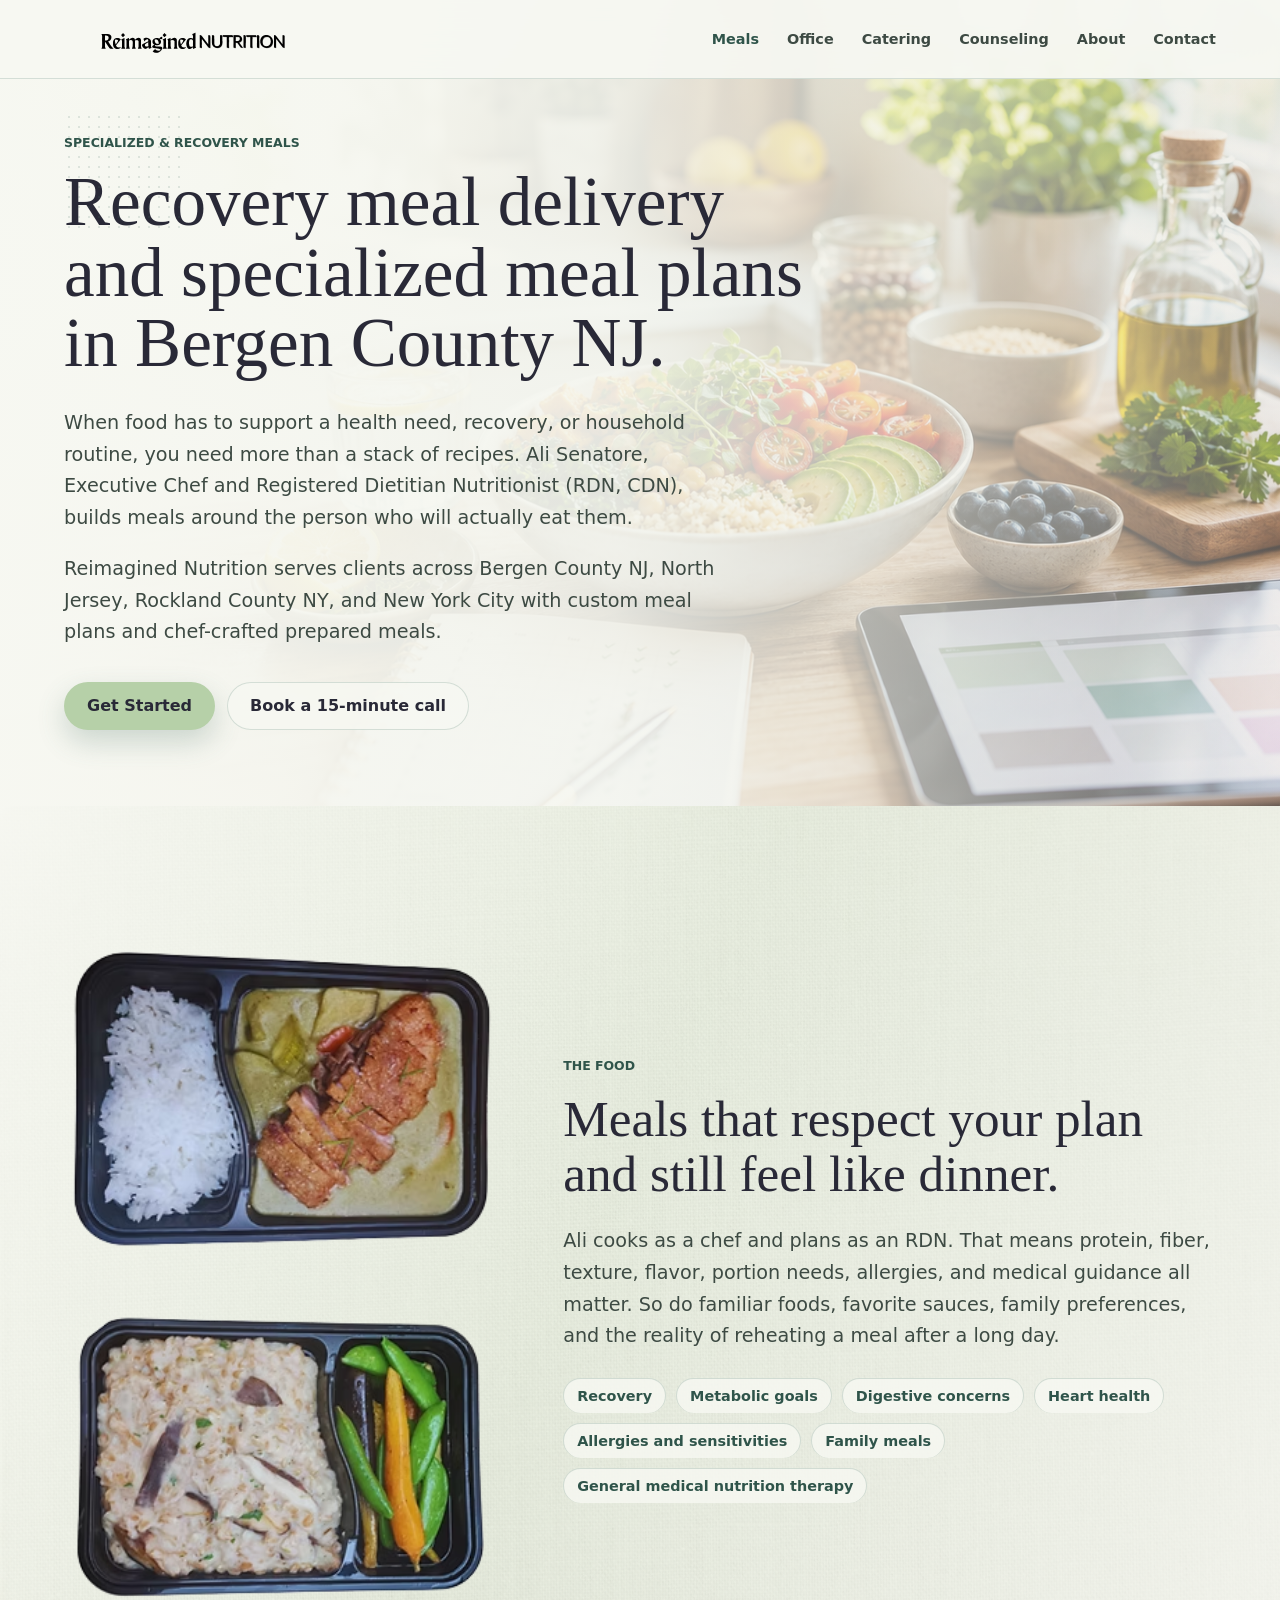
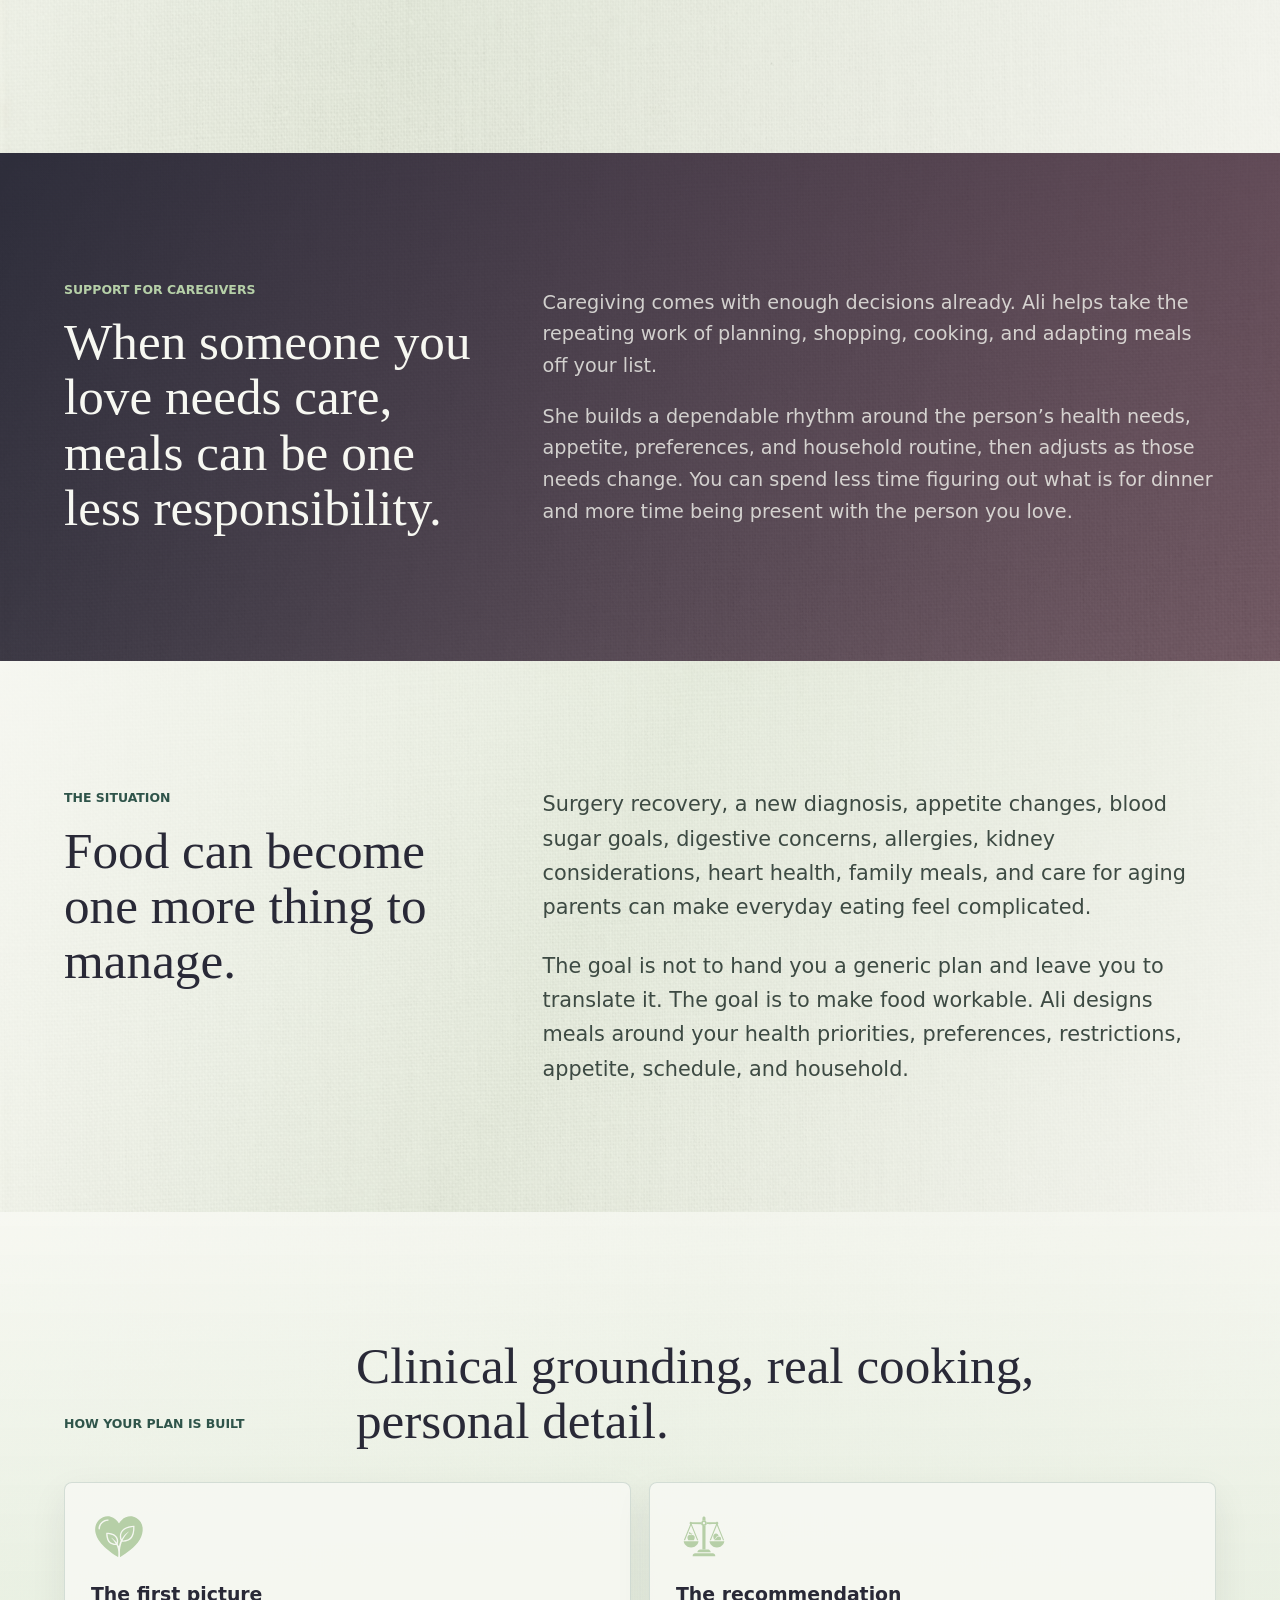
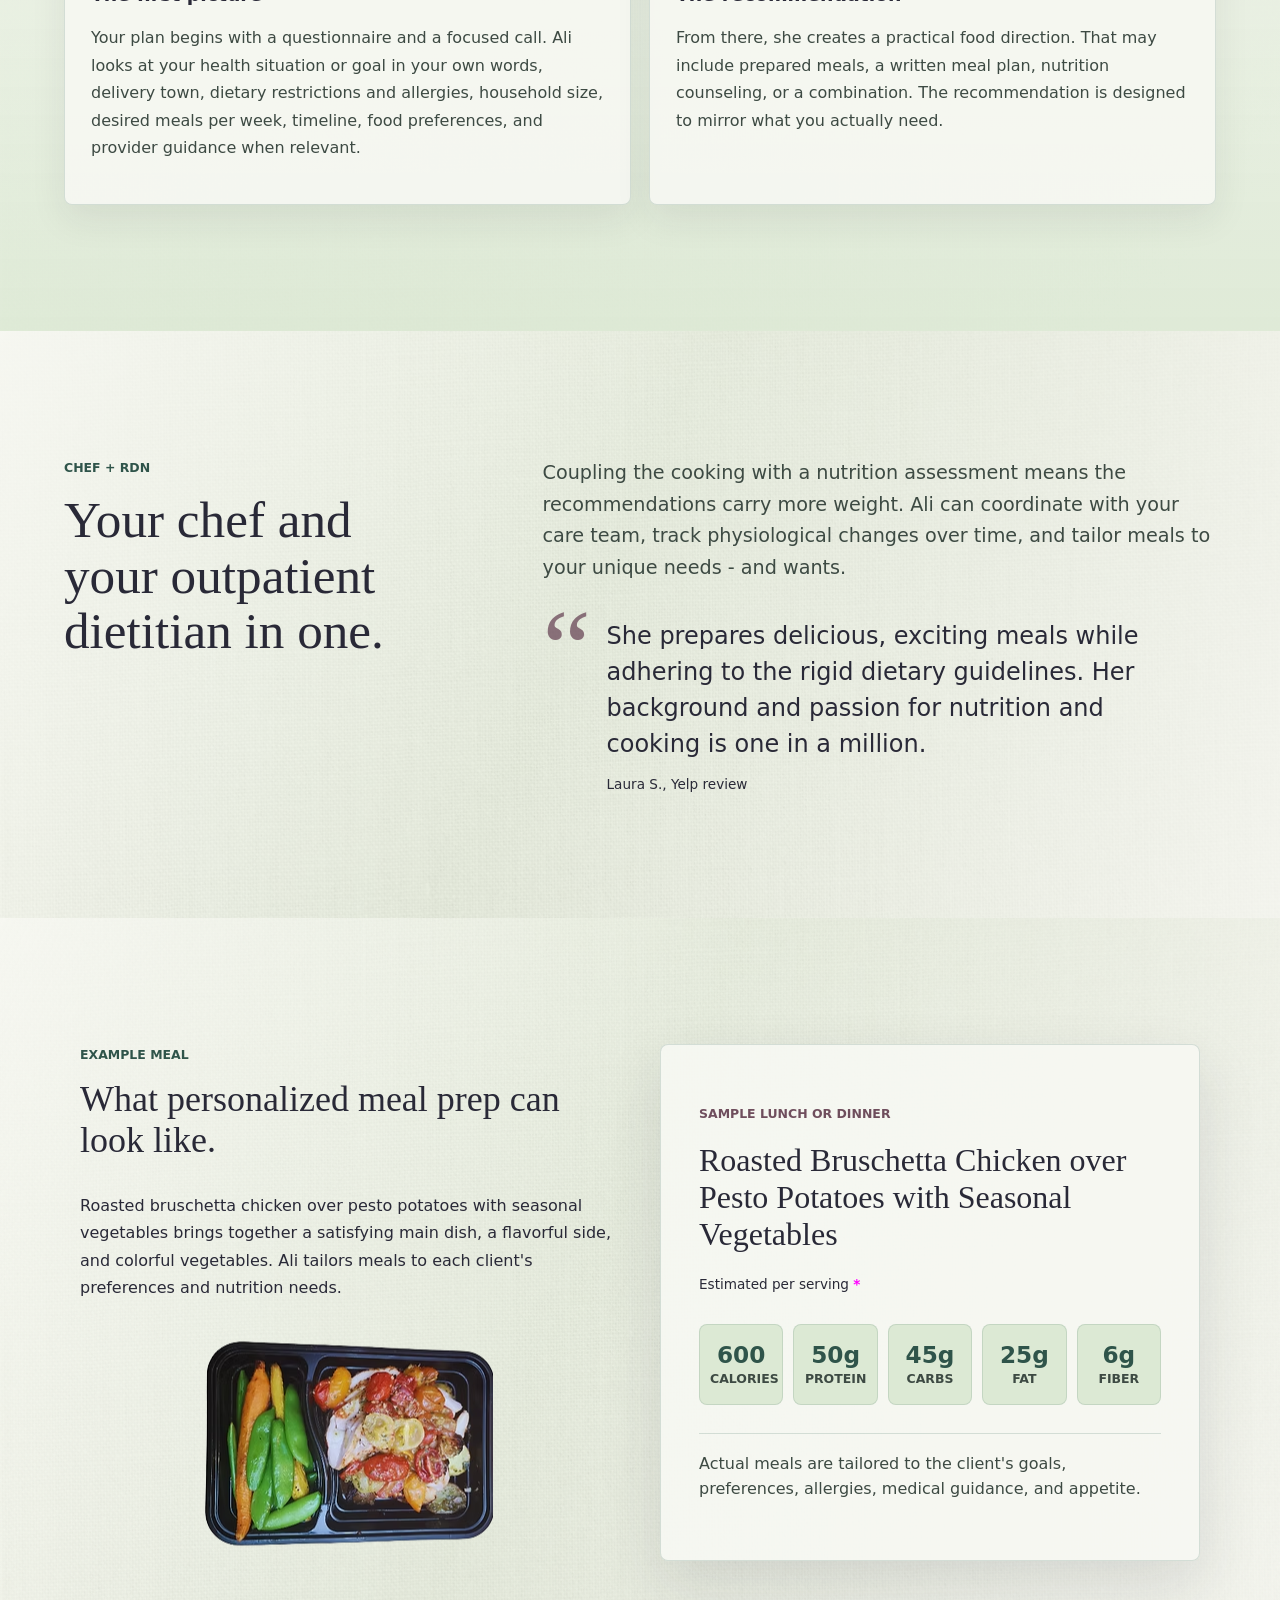
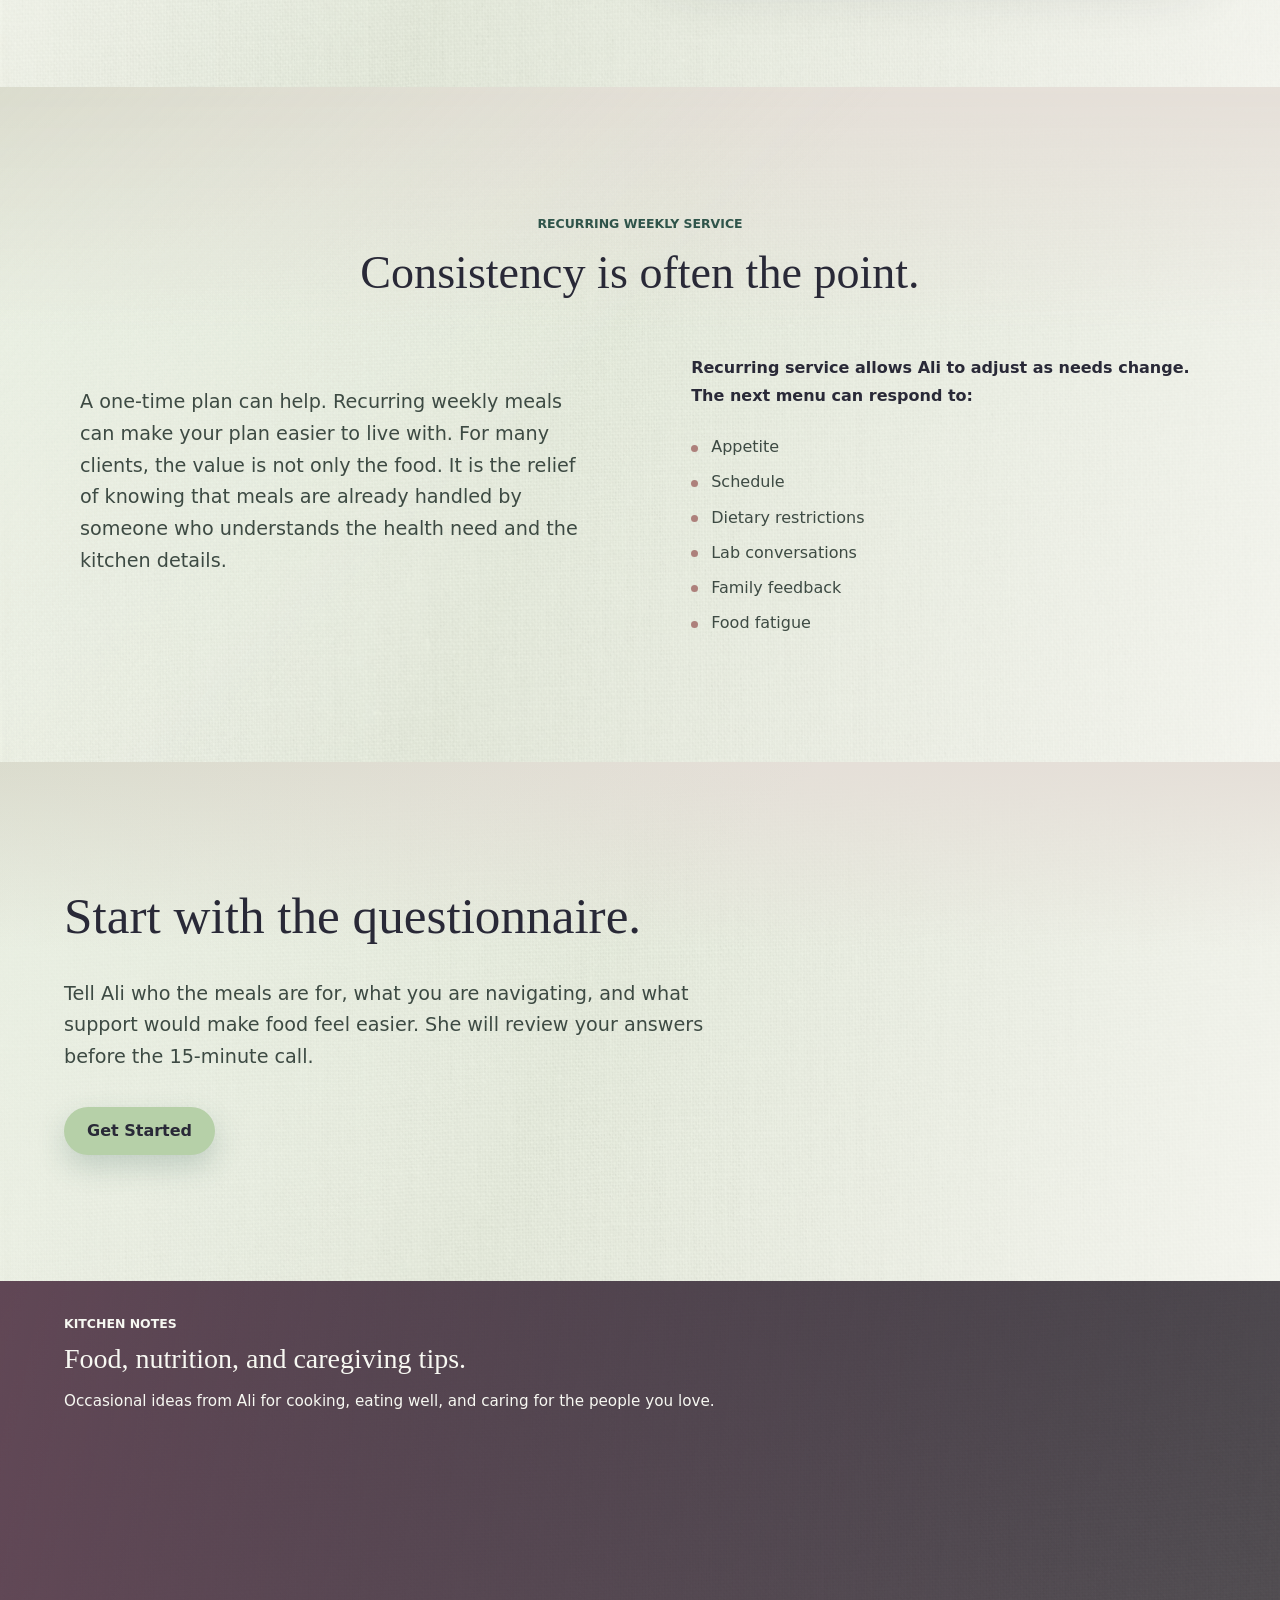
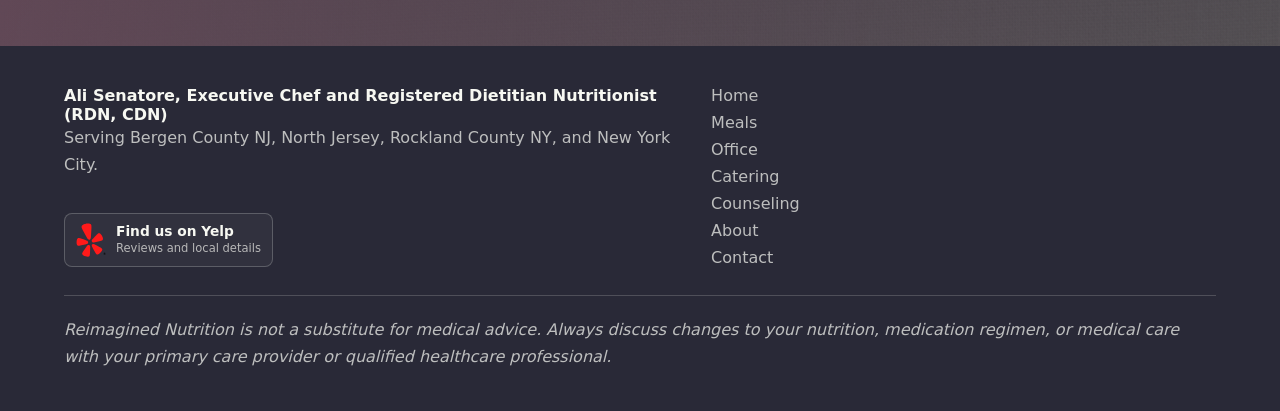
<file: specialized-recovery-meals.html>
<!doctype html>
<html lang="en">
  <head>
    <meta charset="utf-8">
    <meta name="viewport" content="width=device-width, initial-scale=1">
    <!-- Generated SEO: edit seo.json, then run scripts/sync-seo.mjs. -->
    <title>Recovery Meals in Bergen County NJ | Reimagined Nutrition</title>
    <meta name="description" content="Personalized meal plans and chef-prepared recovery meals in Bergen County NJ, North Jersey, Rockland County NY, and NYC from a Registered Dietitian chef.">
    <link rel="canonical" href="https://reimaginednutrition.com/specialized-recovery-meals.html">
    <link rel="sitemap" type="application/xml" href="https://reimaginednutrition.com/sitemap.xml">
    <meta property="og:type" content="website">
    <meta property="og:site_name" content="Reimagined Nutrition">
    <meta property="og:locale" content="en_US">
    <meta property="og:title" content="Recovery Meals in Bergen County NJ | Reimagined Nutrition">
    <meta property="og:description" content="Personalized meal plans and chef-prepared recovery meals in Bergen County NJ, North Jersey, Rockland County NY, and NYC from a Registered Dietitian chef.">
    <meta property="og:url" content="https://reimaginednutrition.com/specialized-recovery-meals.html">
    <meta property="og:image" content="https://reimaginednutrition.com/assets/reimagined-nutrition-hero.png">
    <meta property="og:image:alt" content="Chef-prepared ingredients and meal planning materials.">
    <meta name="twitter:card" content="summary_large_image">
    <meta name="twitter:title" content="Recovery Meals in Bergen County NJ | Reimagined Nutrition">
    <meta name="twitter:description" content="Personalized meal plans and chef-prepared recovery meals in Bergen County NJ, North Jersey, Rockland County NY, and NYC from a Registered Dietitian chef.">
    <meta name="twitter:image" content="https://reimaginednutrition.com/assets/reimagined-nutrition-hero.png">
    <script type="application/ld+json" id="site-seo">{
  "@context": "https://schema.org",
  "@graph": [
    {
      "@type": "Organization",
      "@id": "https://reimaginednutrition.com/#organization",
      "name": "Reimagined Nutrition",
      "url": "https://reimaginednutrition.com/",
      "logo": "https://reimaginednutrition.com/assets/reimagined-nutrition-logo-transparent.png",
      "telephone": "+12019064983",
      "areaServed": [
        "Bergen County NJ",
        "North Jersey",
        "Rockland County NY",
        "New York City"
      ]
    },
    {
      "@type": "WebSite",
      "@id": "https://reimaginednutrition.com/#website",
      "url": "https://reimaginednutrition.com/",
      "name": "Reimagined Nutrition",
      "publisher": {
        "@id": "https://reimaginednutrition.com/#organization"
      },
      "inLanguage": "en-US"
    },
    {
      "@type": "WebPage",
      "@id": "https://reimaginednutrition.com/specialized-recovery-meals.html#webpage",
      "url": "https://reimaginednutrition.com/specialized-recovery-meals.html",
      "name": "Recovery Meals in Bergen County NJ | Reimagined Nutrition",
      "description": "Personalized meal plans and chef-prepared recovery meals in Bergen County NJ, North Jersey, Rockland County NY, and NYC from a Registered Dietitian chef.",
      "inLanguage": "en-US",
      "isPartOf": {
        "@id": "https://reimaginednutrition.com/#website"
      },
      "about": {
        "@id": "https://reimaginednutrition.com/#organization"
      },
      "mainEntity": {
        "@id": "https://reimaginednutrition.com/specialized-recovery-meals.html#service"
      }
    },
    {
      "@type": "Service",
      "@id": "https://reimaginednutrition.com/specialized-recovery-meals.html#service",
      "name": "Specialized & Recovery Meals",
      "serviceType": "Specialized meal plans and recovery meal delivery",
      "description": "Personalized meal plans and chef-prepared recovery meals in Bergen County NJ, North Jersey, Rockland County NY, and NYC from a Registered Dietitian chef.",
      "url": "https://reimaginednutrition.com/specialized-recovery-meals.html",
      "provider": {
        "@id": "https://reimaginednutrition.com/#organization"
      },
      "areaServed": [
        "Bergen County NJ",
        "North Jersey",
        "Rockland County NY",
        "New York City"
      ]
    }
  ]
}</script>
    <!-- End generated SEO -->
    <link rel="icon" type="image/png" href="assets/reimagined-nutrition-icon.png">
    <link rel="stylesheet" href="styles.css?v=situation-type-20260904">
  </head>
  <body>
    <header class="site-header" data-header>
      <!-- Generated from navigation.json by scripts/sync-navigation.mjs. -->
      <a class="brand" href="index.html" aria-label="Reimagined Nutrition home">
        <img class="brand-logo" src="assets/reimagined-nutrition-logo-transparent.png" alt="Reimagined Nutrition">
      </a>
      <button class="nav-toggle" type="button" aria-label="Toggle navigation" aria-expanded="false" aria-controls="site-nav" data-nav-toggle><span></span><span></span></button>
      <nav class="site-nav" id="site-nav" aria-label="Primary navigation" data-nav>
        <a href="specialized-recovery-meals.html" aria-current="page">Meals</a>
        <a href="corporate-meals-office-lunches.html">Office</a>
        <a href="full-service-catering-events.html">Catering</a>
        <a href="nutrition-counseling.html">Counseling</a>
        <a href="about.html">About</a>
        <a href="contact-and-inquiry.html">Contact</a>
      </nav>
    </header>

    <main>
      <section class="hero compact" aria-labelledby="hero-title">
        <img class="hero-image" src="assets/reimagined-nutrition-hero.png" alt="Chef-prepared ingredients and nutrition planning materials.">
        <div class="hero-shade" aria-hidden="true"></div>
        <div class="hero-content">
          <p class="eyebrow">Specialized & Recovery Meals</p>
          <h1 id="hero-title">Recovery meal delivery and specialized meal plans in Bergen County NJ.</h1>
          <p class="hero-copy">When food has to support a health need, recovery, or household routine, you need more than a stack of recipes. Ali Senatore, Executive Chef and Registered Dietitian Nutritionist (RDN, CDN), builds meals around the person who will actually eat them.</p>
          <p class="hero-copy">Reimagined Nutrition serves clients across Bergen County NJ, North Jersey, Rockland County NY, and New York City with custom meal plans and chef-crafted prepared meals.</p>
          <div class="hero-actions">
            <a class="button button-primary" href="contact-and-inquiry.html#nutrition-questionnaire">Get Started</a>
            <a class="button button-light" href="https://meetings-na2.hubspot.com/alexandra-senatore">Book a 15-minute call</a>
          </div>
        </div>
      </section>

      <section class="section food-feature">
        <div class="food-feature-meals">
          <figure class="food-feature-meal">
            <img src="assets/thai-green-curry-duck-jasmine-rice.png" width="235" height="294" loading="lazy" alt="Thai green curry duck with jasmine rice.">
          </figure>
          <figure class="food-feature-meal food-feature-meal-secondary">
            <img src="assets/creamy-truffle-mushroom-farro-risotto-seasonal-vegetables.png" width="241" height="302" loading="lazy" alt="Creamy truffle mushroom farro risotto with seasonal vegetables.">
          </figure>
        </div>
        <div class="food-feature-content">
          <p class="eyebrow">The Food</p>
          <h2>Meals that respect your plan and still feel like dinner.</h2>
          <p class="lead">Ali cooks as a chef and plans as an RDN. That means protein, fiber, texture, flavor, portion needs, allergies, and medical guidance all matter. So do familiar foods, favorite sauces, family preferences, and the reality of reheating a meal after a long day.</p>
          <div class="pill-list" aria-label="Needs supported">
            <span class="tooltip-term support-pill tooltip-start" tabindex="0">Recovery<span class="tooltip-bubble">Meals that support recovery needs while still feeling familiar, satisfying, and easy to enjoy.</span></span>
            <span class="tooltip-term support-pill" tabindex="0">Metabolic goals<span class="tooltip-bubble">Thoughtful meal structure to support goals around blood sugar, weight, energy, and everyday routines.</span></span>
            <span class="tooltip-term support-pill" tabindex="0">Digestive concerns<span class="tooltip-bubble">Food planned around tolerance, texture, symptoms, restrictions, and the realities of eating comfortably.</span></span>
            <span class="tooltip-term support-pill" tabindex="0">Heart health<span class="tooltip-bubble">Chef-prepared meals that help align heart-health guidance with food someone genuinely wants to eat.</span></span>
            <span class="tooltip-term support-pill" tabindex="0">Allergies and sensitivities<span class="tooltip-bubble">Clear ingredient planning and practical substitutions that make meals safer and less stressful to manage.</span></span>
            <span class="tooltip-term support-pill" tabindex="0">Family meals<span class="tooltip-bubble">Flexible meals that consider individual needs without requiring separate dinners for everyone at the table.</span></span>
            <span class="tooltip-term support-pill tooltip-end" tabindex="0">General medical nutrition therapy<span class="tooltip-bubble">Nutrition expertise and real cooking brought together for a plan that works in daily life.</span></span>
          </div>
        </div>
      </section>

      <section class="section dark split caregiver-support">
        <div>
          <p class="eyebrow">Support For Caregivers</p>
          <h2>When someone you love needs care, meals can be one less responsibility.</h2>
        </div>
        <div>
          <p class="lead">Caregiving comes with enough decisions already. Ali helps take the repeating work of planning, shopping, cooking, and adapting meals off your list.</p>
          <p class="lead">She builds a dependable rhythm around the person&rsquo;s health needs, appetite, preferences, and household routine, then adjusts as those needs change. You can spend less time figuring out what is for dinner and more time being present with the person you love.</p>
        </div>
      </section>

      <section class="section split situation-section">
        <div>
          <p class="eyebrow">The Situation</p>
          <h2>Food can become one more thing to manage.</h2>
        </div>
        <div class="situation-copy">
          <p class="lead">Surgery recovery, a new diagnosis, appetite changes, blood sugar goals, digestive concerns, allergies, kidney considerations, heart health, family meals, and care for aging parents can make everyday eating feel complicated.</p>
          <p class="lead">The goal is not to hand you a generic plan and leave you to translate it. The goal is to make food workable. Ali designs meals around your health priorities, preferences, restrictions, appetite, schedule, and household.</p>
        </div>
      </section>

      <section class="section soft">
        <div class="section-heading">
          <p class="eyebrow">How Your Plan Is Built</p>
          <h2>Clinical grounding, real cooking, personal detail.</h2>
        </div>
        <div class="grid-2">
          <article class="card card-rule">
            <img class="service-icon" src="assets/icon-first-picture.svg" alt="">
            <h3>The first picture</h3>
            <p>Your plan begins with a questionnaire and a focused call. Ali looks at your health situation or goal in your own words, delivery town, dietary restrictions and allergies, household size, desired meals per week, timeline, food preferences, and provider guidance when relevant.</p>
          </article>
          <article class="card card-rule">
            <img class="service-icon" src="assets/icon-recommendation-scale.svg" alt="">
            <h3>The recommendation</h3>
            <p>From there, she creates a practical food direction. That may include prepared meals, a written meal plan, nutrition counseling, or a combination. The recommendation is designed to mirror what you actually need.</p>
          </article>
        </div>
      </section>

      <section class="section split">
        <div>
          <p class="eyebrow">Chef + RDN</p>
          <h2>Your chef and your&nbsp;outpatient dietitian in one.</h2>
        </div>
        <div>
          <p class="lead">Coupling the cooking with a nutrition assessment means the recommendations carry more weight. Ali can coordinate with your care team, track physiological changes over time, and tailor meals to your unique needs - and wants.</p>
          <blockquote class="pull-quote meal-review">
            <p>She prepares delicious, exciting meals while adhering to the rigid dietary guidelines. Her background and passion for nutrition and cooking is one in a million.</p>
            <footer class="quote-attribution"><cite>Laura S., Yelp review</cite></footer>
          </blockquote>
        </div>
      </section>

      <section class="section meal-example">
        <div class="meal-example-layout">
        <div class="meal-example-intro">
          <div>
          <p class="eyebrow">Example Meal</p>
          <h2>What personalized meal prep can look like.</h2>
          <p>Roasted bruschetta chicken over pesto potatoes with seasonal vegetables brings together a satisfying main dish, a flavorful side, and colorful vegetables. Ali tailors meals to each client's preferences and nutrition needs.</p>
          </div>
          <figure class="sample-meal-photo">
            <img class="sample-meal-image" src="assets/roasted-bruschetta-chicken-pesto-potatoes-seasonal-vegetables.png" width="235" height="294" loading="lazy" alt="Roasted bruschetta chicken over pesto potatoes with seasonal vegetables in a divided meal container.">
          </figure>
        </div>
        <div class="meal-card" aria-label="Example prepared meal">
          <p class="meal-tag">Sample lunch or dinner</p>
          <h3>Roasted Bruschetta Chicken over Pesto Potatoes with Seasonal Vegetables</h3>
          <p class="macro-estimate-label">Estimated per serving <span class="macro-verification" tabindex="0" aria-label="Estimated nutrition; needs verification by Ali" aria-describedby="macro-verification-note">*<span id="macro-verification-note" class="macro-verification-note" role="tooltip">Photo-based estimate. Ali needs to verify the recipe, portions, and nutrition values.</span></span></p>
          <div class="macro-grid" aria-label="Estimated nutrition per serving">
            <div><strong>600</strong><span>calories</span></div>
            <div><strong>50g</strong><span>protein</span></div>
            <div><strong>45g</strong><span>carbs</span></div>
            <div><strong>25g</strong><span>fat</span></div>
            <div><strong>6g</strong><span>fiber</span></div>
          </div>
          <p class="macro-note">Actual meals are tailored to the client's goals, preferences, allergies, medical guidance, and appetite.</p>
        </div>
        </div>
      </section>

      <section class="section alt recurring-service-section">
        <p class="eyebrow">Recurring Weekly Service</p>
        <h2 class="one-line-desktop">Consistency is often the point.</h2>
        <div class="recurring-service-content">
          <p class="lead">A one-time plan can help. Recurring weekly meals can make your plan easier to live with. For many clients, the value is not only the food. It is the relief of knowing that meals are already handled by someone who understands the health need and the kitchen details.</p>
          <div class="recurring-service-detail">
            <p><strong>Recurring service allows Ali to adjust as needs change. The next menu can respond to:</strong></p>
            <ul class="bullet-list">
              <li>Appetite</li>
              <li>Schedule</li>
              <li>Dietary restrictions</li>
              <li>Lab conversations</li>
              <li>Family feedback</li>
              <li>Food fatigue</li>
            </ul>
          </div>
        </div>
      </section>

      <section class="section alt">
        <div class="section-heading">
          <h2>Start with the questionnaire.</h2>
        </div>
        <p class="lead">Tell Ali who the meals are for, what you are navigating, and what support would make food feel easier. She will review your answers before the 15-minute call.</p>
        <div class="button-row">
          <a class="button button-primary" href="contact-and-inquiry.html#nutrition-questionnaire">Get Started</a>
        </div>
      </section>
      <section class="section newsletter newsletter-compact" aria-labelledby="newsletter-title">
        <div>
          <p class="eyebrow">Kitchen Notes</p>
          <h2 id="newsletter-title">Food, nutrition, and caregiving tips.</h2>
          <p>Occasional ideas from Ali for cooking, eating well, and caring for the people you love.</p>
        </div>
        <div class="form-card hubspot-form" aria-label="Newsletter signup form">
          <div class="hs-form-frame" data-region="na2" data-form-id="2b6db5f2-5326-433b-b1ba-5eb630c8b293" data-portal-id="247079971"></div>
        </div>
      </section>
    </main>

    <footer class="site-footer" data-site-footer></footer>
<script src="script.js?v=support-tooltips-20260904"></script>
    <script src="footer.js?v=59d3e0d615ab"></script>
    <script src="https://js-na2.hsforms.net/forms/embed/247079971.js" defer></script>
    <!-- Start of HubSpot Embed Code -->
    <script type="text/javascript" id="hs-script-loader" async defer src="//js-na2.hs-scripts.com/247079971.js"></script>
    <!-- End of HubSpot Embed Code -->
  </body>
</html>
</file>
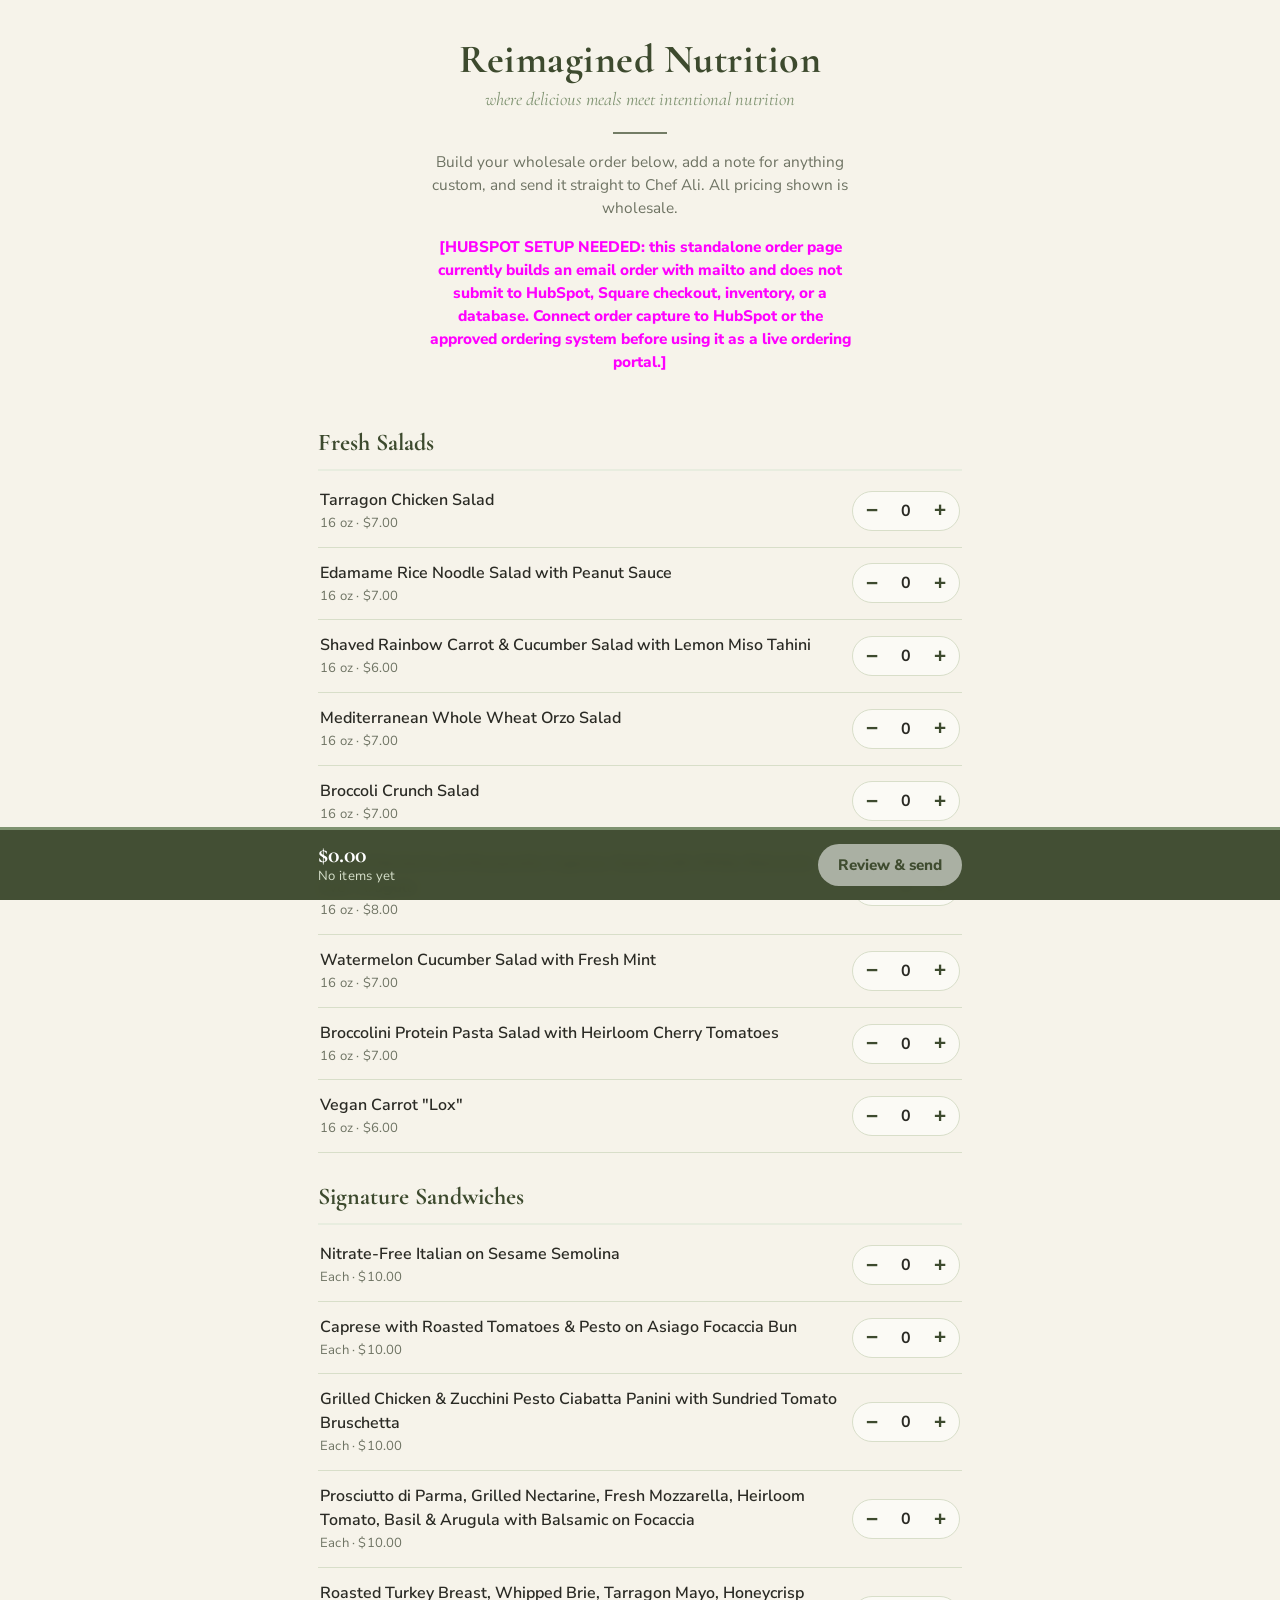
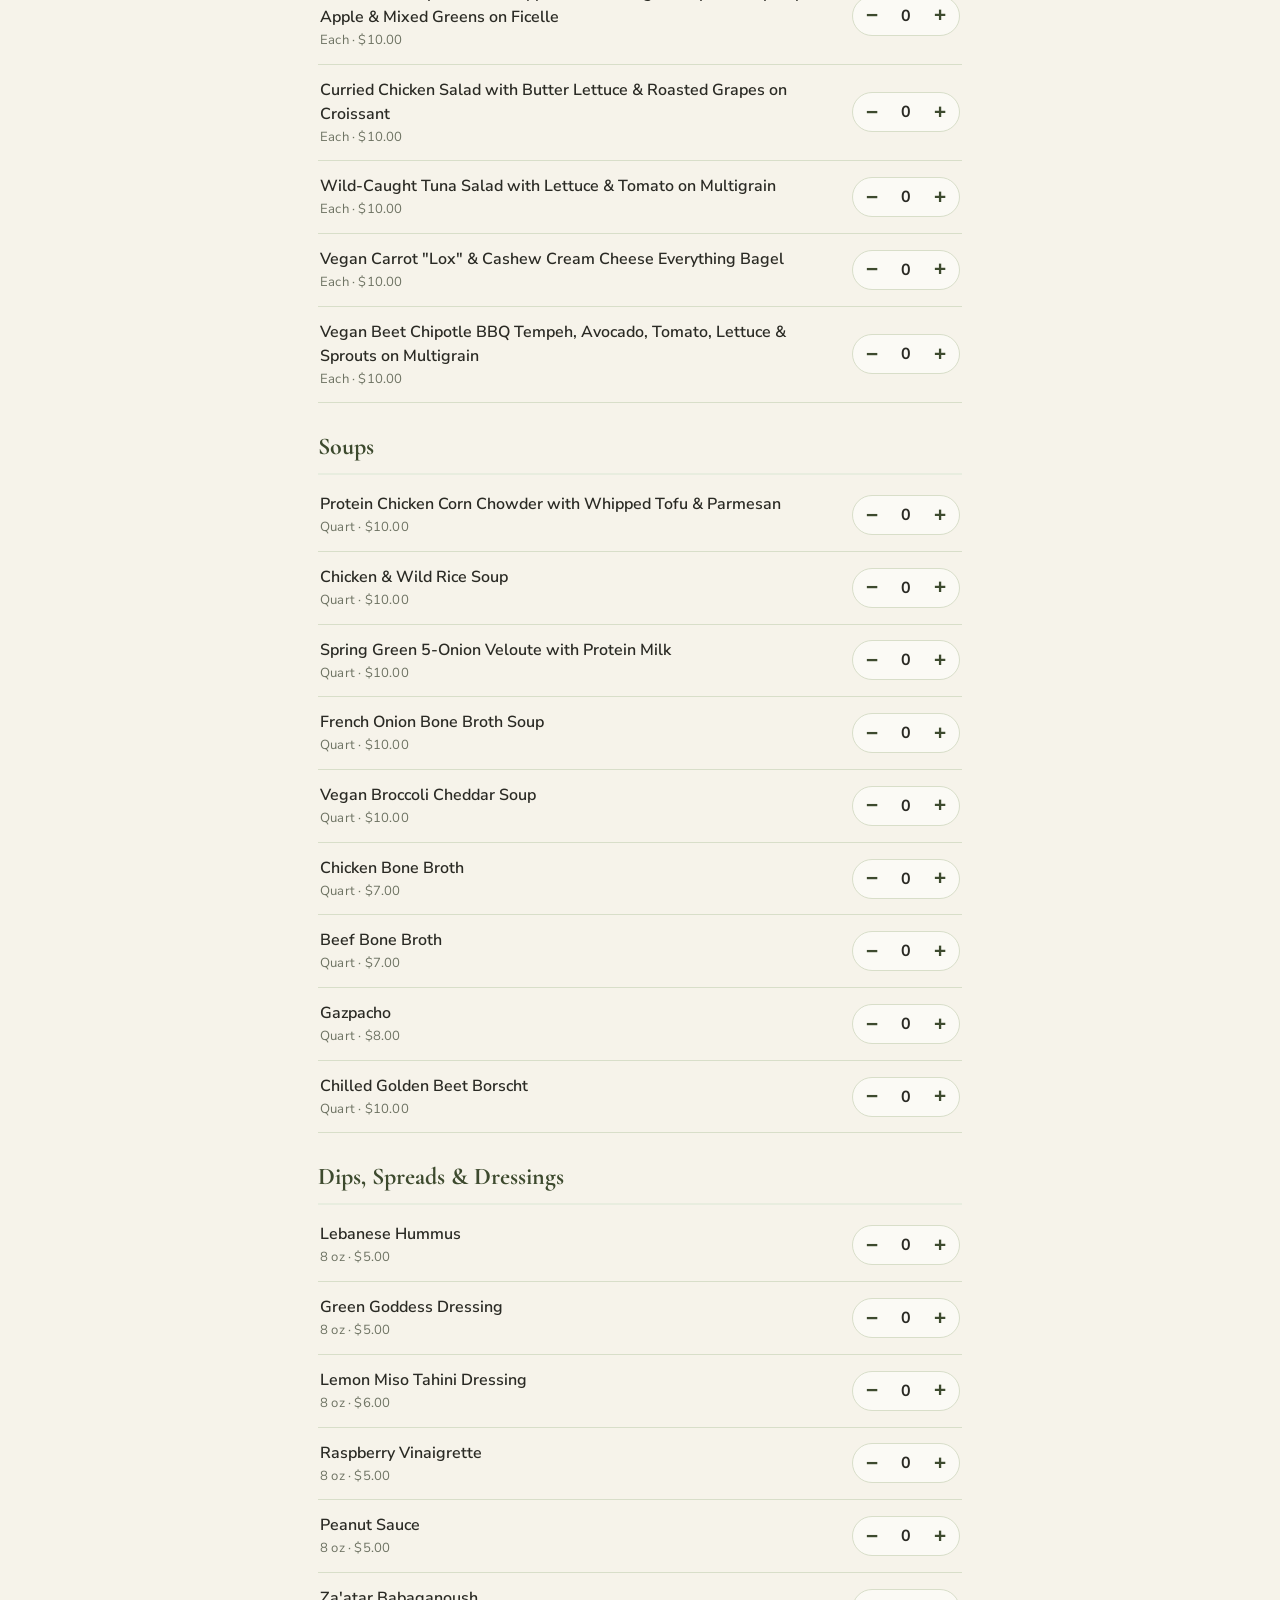
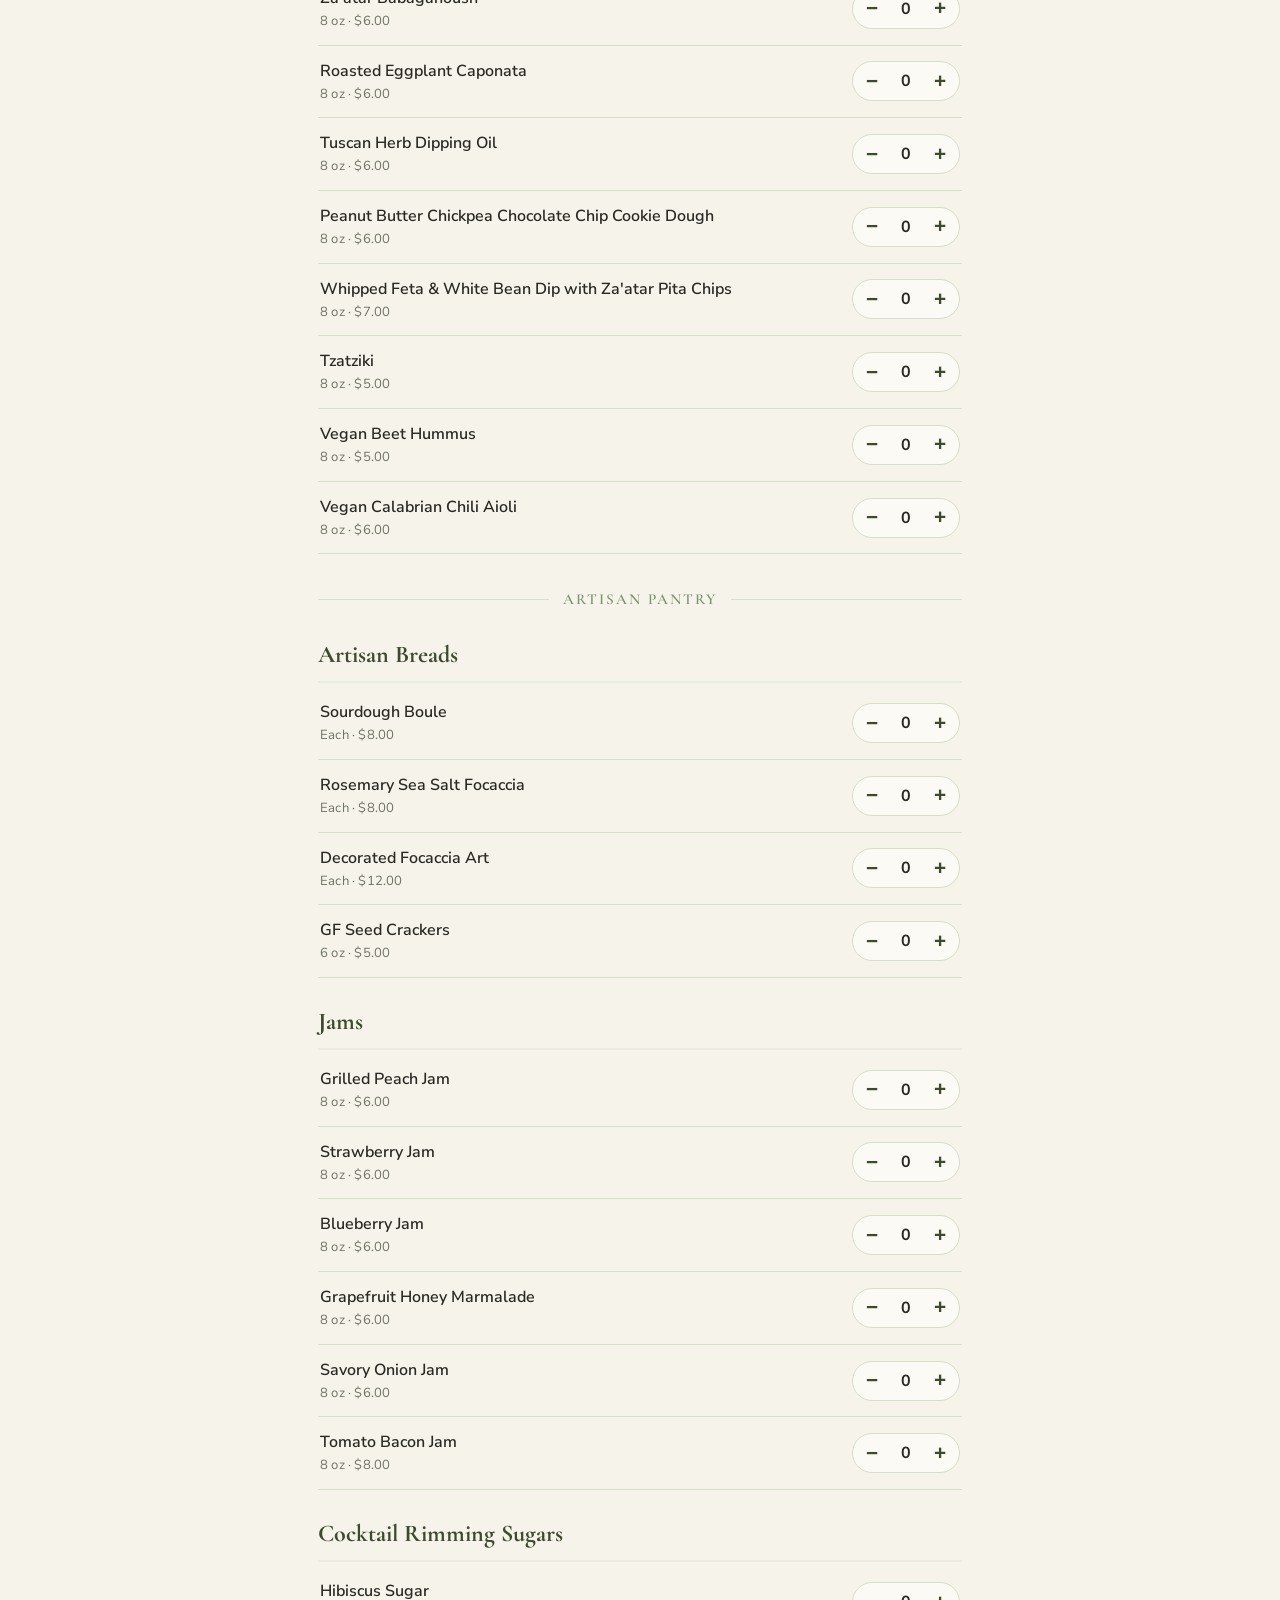
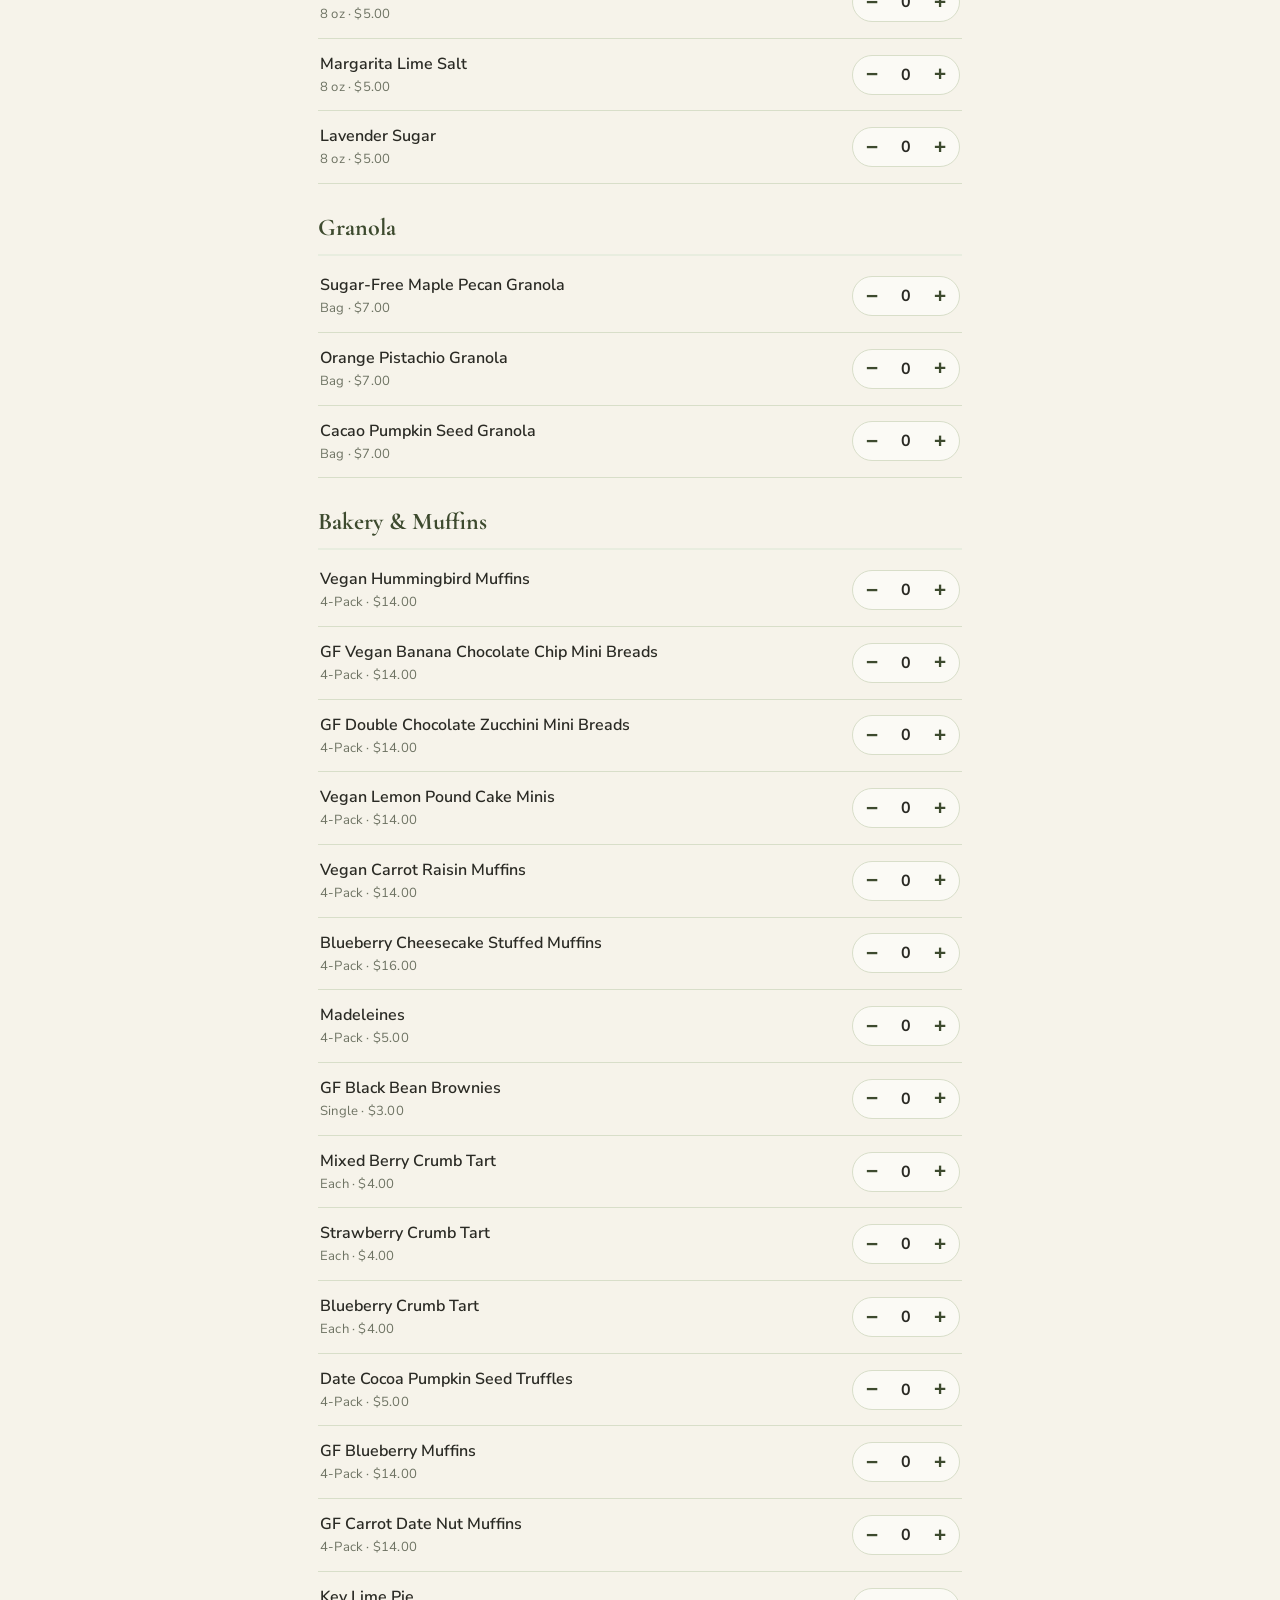
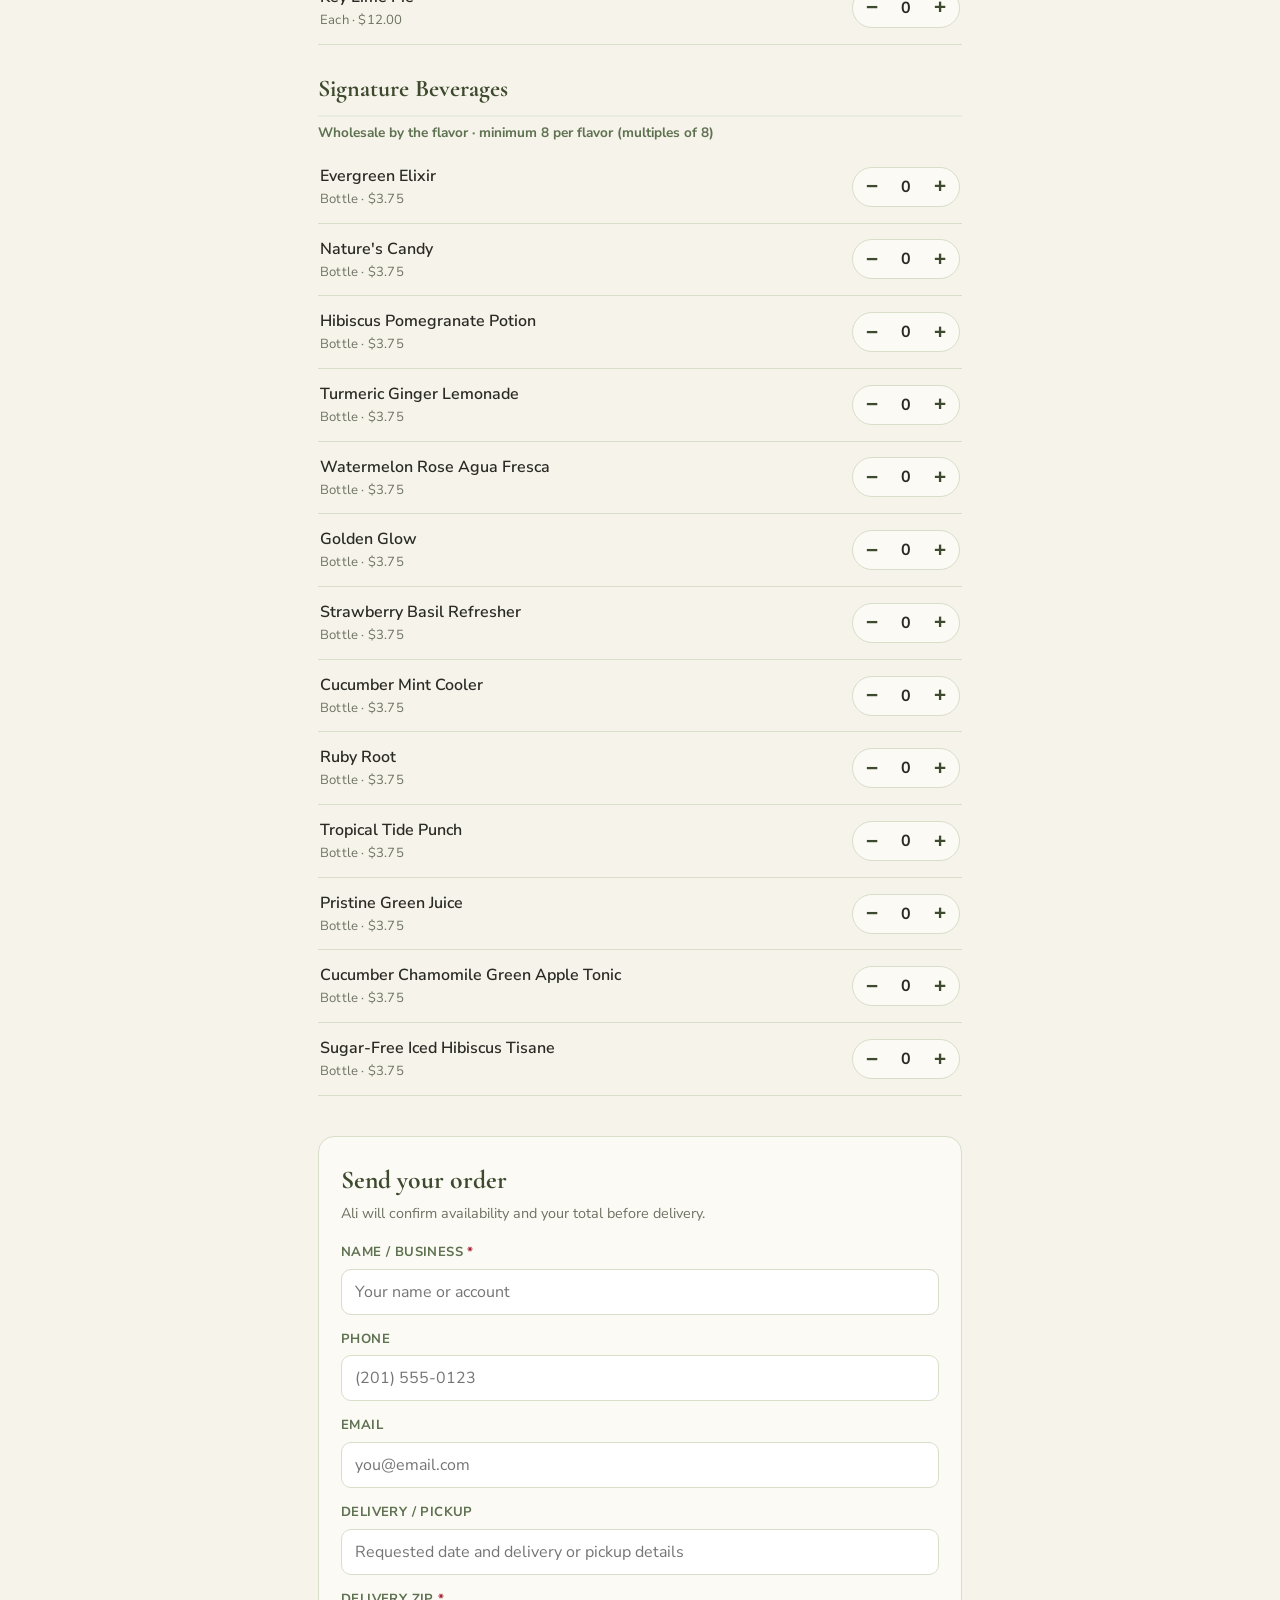
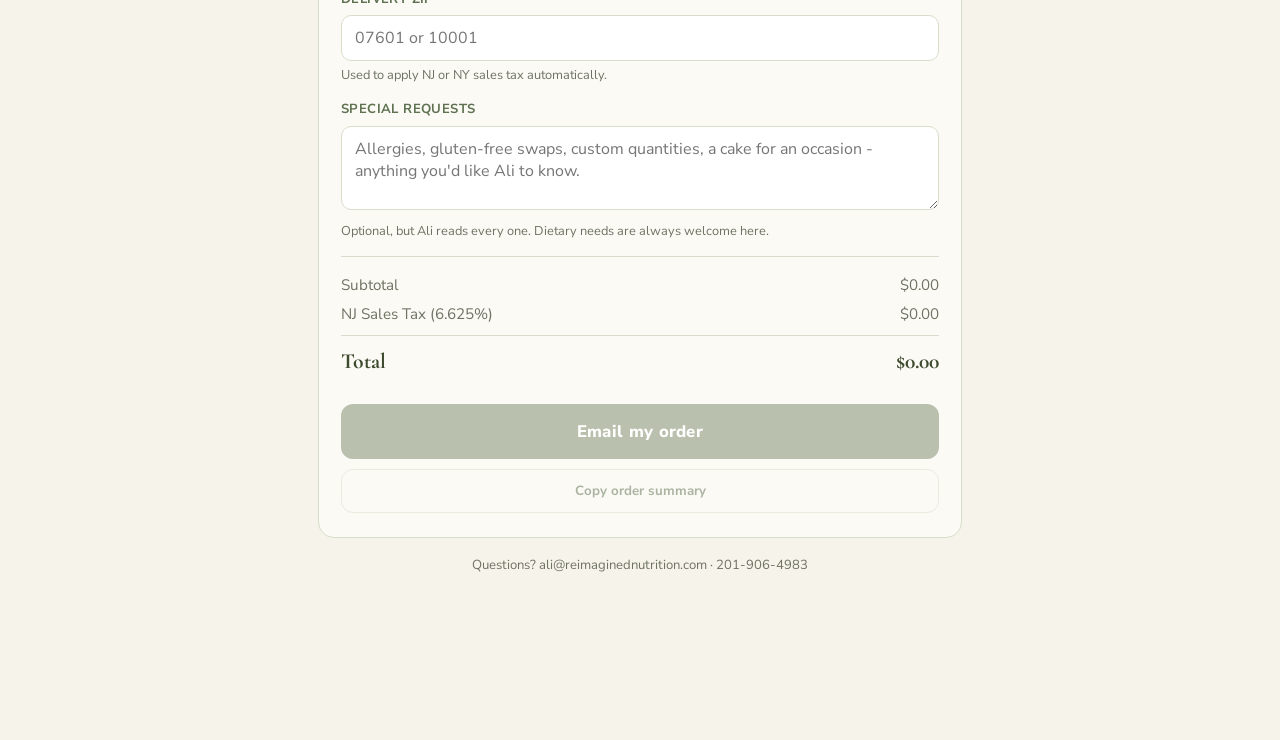
<file: wix-embed.html>
<!DOCTYPE html>
<html lang="en">
<head>
<meta charset="utf-8">
<meta name="viewport" content="width=device-width, initial-scale=1">
<title>Reimagined Nutrition - Wholesale Order</title>
<link rel="preconnect" href="https://fonts.googleapis.com">
<link rel="preconnect" href="https://fonts.gstatic.com" crossorigin>
<link href="https://fonts.googleapis.com/css2?family=Cormorant+Garamond:wght@500;600;700&family=Nunito+Sans:wght@400;600;700;800&display=swap" rel="stylesheet">
<style>
  :root{
    --parchment:#F6F3EA; --olive:#3D4A2E; --sage:#7E9270; --soft:#E8EDDF;
    --card:#FBFAF5; --ink:#2A2A24; --muted:#6E7363; --line:#D8DEC9;
    --accent:#5E7150;
  }
  *{box-sizing:border-box}
  html{scroll-behavior:smooth}
  body{margin:0;background:var(--parchment);color:var(--ink);
    font-family:"Nunito Sans",-apple-system,BlinkMacSystemFont,"Segoe UI",sans-serif;
    line-height:1.5;padding-bottom:128px}
  .wrap{max-width:680px;margin:0 auto;padding:0 18px}

  header.masthead{text-align:center;padding:38px 18px 26px}
  .brand{font-family:"Cormorant Garamond",Georgia,serif;font-weight:700;
    color:var(--olive);font-size:2.5rem;line-height:1.05;letter-spacing:.5px;margin:0}
  .tagline{font-family:"Cormorant Garamond",Georgia,serif;font-style:italic;
    color:var(--sage);font-size:1.15rem;margin:6px 0 0}
  .rule{width:54px;height:2px;background:var(--olive);margin:18px auto 0;opacity:.7}
  .intro{color:var(--muted);font-size:.96rem;margin:16px auto 0;max-width:48ch}

  .pantry-divider{display:flex;align-items:center;gap:14px;margin:34px 0 6px}
  .pantry-divider::before,.pantry-divider::after{content:"";flex:1;height:1px;background:var(--line)}
  .pantry-divider span{font-family:"Cormorant Garamond",Georgia,serif;font-weight:600;
    letter-spacing:2px;text-transform:uppercase;color:var(--sage);font-size:.95rem}

  .cat{margin-top:26px}
  .cat-title{font-family:"Cormorant Garamond",Georgia,serif;font-weight:700;color:var(--olive);
    font-size:1.5rem;margin:0 0 4px;padding-bottom:8px;border-bottom:2px solid var(--soft)}
  .items{display:flex;flex-direction:column}
  .cat-note{margin:6px 0 8px;font-size:.85rem;color:var(--accent);font-weight:700}
  .item{display:flex;align-items:center;justify-content:space-between;gap:14px;
    padding:13px 2px;border-bottom:1px solid var(--line)}
  .item-info{display:flex;flex-direction:column;min-width:0}
  .item-name{font-weight:600;color:var(--ink);font-size:1rem}
  .item-meta{color:var(--muted);font-size:.82rem;margin-top:2px;letter-spacing:.2px}
  .item.active{background:linear-gradient(90deg,rgba(232,237,223,.6),transparent);border-radius:8px}

  .stepper{display:flex;align-items:center;gap:0;flex:none;background:var(--card);
    border:1px solid var(--line);border-radius:999px;overflow:hidden}
  .step{width:38px;height:38px;border:0;background:transparent;color:var(--olive);
    font-size:1.3rem;font-weight:700;cursor:pointer;line-height:1;transition:background .15s}
  .step:hover{background:var(--soft)}
  .step:active{background:var(--sage);color:#fff}
  .qty{min-width:30px;text-align:center;font-weight:700;font-variant-numeric:tabular-nums;
    color:var(--ink)}
  .qty.on{color:var(--accent)}

  .checkout{margin-top:40px;background:var(--card);border:1px solid var(--line);
    border-radius:16px;padding:24px 22px}
  .checkout h2{font-family:"Cormorant Garamond",Georgia,serif;color:var(--olive);
    font-size:1.6rem;margin:0 0 4px}
  .checkout .sub{color:var(--muted);font-size:.9rem;margin:0 0 18px}
  .field{margin-bottom:15px}
  label{display:block;font-weight:700;font-size:.82rem;letter-spacing:.4px;
    text-transform:uppercase;color:var(--accent);margin-bottom:6px}
  label .req{color:#a23;font-weight:700}
  input,textarea{width:100%;font-family:inherit;font-size:1rem;color:var(--ink);
    background:#fff;border:1px solid var(--line);border-radius:10px;padding:11px 13px}
  input:focus,textarea:focus{outline:none;border-color:var(--sage);
    box-shadow:0 0 0 3px rgba(126,146,112,.25)}
  textarea{resize:vertical;min-height:84px}
  .hint{color:var(--muted);font-size:.8rem;margin-top:5px}

  .summary{margin:4px 0 16px;padding-top:14px;border-top:1px solid var(--line)}
  .srow{display:flex;justify-content:space-between;align-items:baseline;
    font-size:.95rem;color:var(--muted);padding:3px 0}
  .srow.total{color:var(--olive);font-weight:700;font-size:1.35rem;
    font-family:"Cormorant Garamond",Georgia,serif;border-top:1px solid var(--line);
    margin-top:6px;padding-top:9px}

  .send{width:100%;margin-top:8px;background:var(--olive);color:#fff;border:0;
    border-radius:12px;padding:16px;font-family:inherit;font-size:1.05rem;font-weight:800;
    letter-spacing:.3px;cursor:pointer;transition:transform .12s,background .2s}
  .send:hover{background:#33402a}
  .send:active{transform:translateY(1px)}
  .send:disabled{background:#b9c0ad;cursor:not-allowed}
  .copy{width:100%;margin-top:10px;background:transparent;color:var(--accent);
    border:1px solid var(--line);border-radius:12px;padding:12px;font-family:inherit;
    font-weight:700;cursor:pointer}
  .copy:hover{background:var(--soft)}
  .copy:disabled{opacity:.5;cursor:not-allowed}
  .bevwarn{margin:4px 0 14px;padding:12px 14px;border-radius:11px;
    background:#FBEFE3;border:1px solid #E3C9A6;color:#7A4F1E;
    font-size:.9rem;line-height:1.45}
  .item.bevbad{background:#FBEFE3;border-color:#E3C9A6}
  .item.bevbad .item-meta{color:#A9701F}
  .note{text-align:center;color:var(--muted);font-size:.82rem;margin:18px 0 36px}
  .review-markup{color:#ff00ff;font-weight:800}

  .basket{position:fixed;left:0;right:0;bottom:0;z-index:20;
    background:rgba(61,74,46,.97);color:#fff;backdrop-filter:blur(6px);
    border-top:3px solid var(--sage)}
  .basket .inner{max-width:680px;margin:0 auto;padding:13px 18px;
    display:flex;align-items:center;justify-content:space-between;gap:14px}
  .basket .count{font-size:.82rem;color:#d7e0cb;letter-spacing:.3px}
  .basket .total{font-family:"Cormorant Garamond",Georgia,serif;font-weight:700;
    font-size:1.5rem;line-height:1}
  .basket .review{background:#fff;color:var(--olive);border:0;border-radius:999px;
    padding:11px 20px;font-family:inherit;font-weight:800;cursor:pointer;font-size:.95rem}
  .basket .review:disabled{opacity:.55;cursor:not-allowed}

  .toast{position:fixed;left:50%;bottom:96px;transform:translateX(-50%) translateY(20px);
    background:var(--olive);color:#fff;padding:11px 20px;border-radius:999px;
    font-size:.9rem;font-weight:600;opacity:0;pointer-events:none;transition:.25s;z-index:30}
  .toast.show{opacity:1;transform:translateX(-50%) translateY(0)}

  @media (prefers-reduced-motion: reduce){*{transition:none!important;scroll-behavior:auto}}
  @media (max-width:480px){ .brand{font-size:2.1rem} .item-name{font-size:.96rem} }
</style>
</head>
<body id="artifacts-component-root-html">
<header class="masthead">
  <h1 class="brand">Reimagined Nutrition</h1>
  <p class="tagline">where delicious meals meet intentional nutrition</p>
  <div class="rule"></div>
  <p class="intro">Build your wholesale order below, add a note for anything custom, and send it straight to Chef Ali. All pricing shown is wholesale.</p>
  <p class="intro review-markup">[HUBSPOT SETUP NEEDED: this standalone order page currently builds an email order with mailto and does not submit to HubSpot, Square checkout, inventory, or a database. Connect order capture to HubSpot or the approved ordering system before using it as a live ordering portal.]</p>
</header>

<main class="wrap">
<section class="cat"><h2 class="cat-title">Fresh Salads</h2><div class="items">
<div class="item" data-id="i0">
  <div class="item-info"><span class="item-name">Tarragon Chicken Salad</span><span class="item-meta">16 oz &middot; $7.00</span></div>
  <div class="stepper" role="group" aria-label="Quantity for Tarragon Chicken Salad">
    <button type="button" class="step minus" data-act="dec" data-id="i0" aria-label="Remove one">&minus;</button>
    <span class="qty" id="q-i0" aria-live="polite">0</span>
    <button type="button" class="step plus" data-act="inc" data-id="i0" aria-label="Add one">+</button>
  </div>
</div>
<div class="item" data-id="i1">
  <div class="item-info"><span class="item-name">Edamame Rice Noodle Salad with Peanut Sauce</span><span class="item-meta">16 oz &middot; $7.00</span></div>
  <div class="stepper" role="group" aria-label="Quantity for Edamame Rice Noodle Salad with Peanut Sauce">
    <button type="button" class="step minus" data-act="dec" data-id="i1" aria-label="Remove one">&minus;</button>
    <span class="qty" id="q-i1" aria-live="polite">0</span>
    <button type="button" class="step plus" data-act="inc" data-id="i1" aria-label="Add one">+</button>
  </div>
</div>
<div class="item" data-id="i2">
  <div class="item-info"><span class="item-name">Shaved Rainbow Carrot &amp; Cucumber Salad with Lemon Miso Tahini</span><span class="item-meta">16 oz &middot; $6.00</span></div>
  <div class="stepper" role="group" aria-label="Quantity for Shaved Rainbow Carrot &amp; Cucumber Salad with Lemon Miso Tahini">
    <button type="button" class="step minus" data-act="dec" data-id="i2" aria-label="Remove one">&minus;</button>
    <span class="qty" id="q-i2" aria-live="polite">0</span>
    <button type="button" class="step plus" data-act="inc" data-id="i2" aria-label="Add one">+</button>
  </div>
</div>
<div class="item" data-id="i3">
  <div class="item-info"><span class="item-name">Mediterranean Whole Wheat Orzo Salad</span><span class="item-meta">16 oz &middot; $7.00</span></div>
  <div class="stepper" role="group" aria-label="Quantity for Mediterranean Whole Wheat Orzo Salad">
    <button type="button" class="step minus" data-act="dec" data-id="i3" aria-label="Remove one">&minus;</button>
    <span class="qty" id="q-i3" aria-live="polite">0</span>
    <button type="button" class="step plus" data-act="inc" data-id="i3" aria-label="Add one">+</button>
  </div>
</div>
<div class="item" data-id="i4">
  <div class="item-info"><span class="item-name">Broccoli Crunch Salad</span><span class="item-meta">16 oz &middot; $7.00</span></div>
  <div class="stepper" role="group" aria-label="Quantity for Broccoli Crunch Salad">
    <button type="button" class="step minus" data-act="dec" data-id="i4" aria-label="Remove one">&minus;</button>
    <span class="qty" id="q-i4" aria-live="polite">0</span>
    <button type="button" class="step plus" data-act="inc" data-id="i4" aria-label="Add one">+</button>
  </div>
</div>
<div class="item" data-id="i5">
  <div class="item-info"><span class="item-name">Grilled Nectarine &amp; Mozzarella Caprese Salad with White Balsamic over Arugula</span><span class="item-meta">16 oz &middot; $8.00</span></div>
  <div class="stepper" role="group" aria-label="Quantity for Grilled Nectarine &amp; Mozzarella Caprese Salad with White Balsamic over Arugula">
    <button type="button" class="step minus" data-act="dec" data-id="i5" aria-label="Remove one">&minus;</button>
    <span class="qty" id="q-i5" aria-live="polite">0</span>
    <button type="button" class="step plus" data-act="inc" data-id="i5" aria-label="Add one">+</button>
  </div>
</div>
<div class="item" data-id="i6">
  <div class="item-info"><span class="item-name">Watermelon Cucumber Salad with Fresh Mint</span><span class="item-meta">16 oz &middot; $7.00</span></div>
  <div class="stepper" role="group" aria-label="Quantity for Watermelon Cucumber Salad with Fresh Mint">
    <button type="button" class="step minus" data-act="dec" data-id="i6" aria-label="Remove one">&minus;</button>
    <span class="qty" id="q-i6" aria-live="polite">0</span>
    <button type="button" class="step plus" data-act="inc" data-id="i6" aria-label="Add one">+</button>
  </div>
</div>
<div class="item" data-id="i7">
  <div class="item-info"><span class="item-name">Broccolini Protein Pasta Salad with Heirloom Cherry Tomatoes</span><span class="item-meta">16 oz &middot; $7.00</span></div>
  <div class="stepper" role="group" aria-label="Quantity for Broccolini Protein Pasta Salad with Heirloom Cherry Tomatoes">
    <button type="button" class="step minus" data-act="dec" data-id="i7" aria-label="Remove one">&minus;</button>
    <span class="qty" id="q-i7" aria-live="polite">0</span>
    <button type="button" class="step plus" data-act="inc" data-id="i7" aria-label="Add one">+</button>
  </div>
</div>
<div class="item" data-id="i8">
  <div class="item-info"><span class="item-name">Vegan Carrot &quot;Lox&quot;</span><span class="item-meta">16 oz &middot; $6.00</span></div>
  <div class="stepper" role="group" aria-label="Quantity for Vegan Carrot &quot;Lox&quot;">
    <button type="button" class="step minus" data-act="dec" data-id="i8" aria-label="Remove one">&minus;</button>
    <span class="qty" id="q-i8" aria-live="polite">0</span>
    <button type="button" class="step plus" data-act="inc" data-id="i8" aria-label="Add one">+</button>
  </div>
</div>
</div></section>
<section class="cat"><h2 class="cat-title">Signature Sandwiches</h2><div class="items">
<div class="item" data-id="i9">
  <div class="item-info"><span class="item-name">Nitrate-Free Italian on Sesame Semolina</span><span class="item-meta">Each &middot; $10.00</span></div>
  <div class="stepper" role="group" aria-label="Quantity for Nitrate-Free Italian on Sesame Semolina">
    <button type="button" class="step minus" data-act="dec" data-id="i9" aria-label="Remove one">&minus;</button>
    <span class="qty" id="q-i9" aria-live="polite">0</span>
    <button type="button" class="step plus" data-act="inc" data-id="i9" aria-label="Add one">+</button>
  </div>
</div>
<div class="item" data-id="i10">
  <div class="item-info"><span class="item-name">Caprese with Roasted Tomatoes &amp; Pesto on Asiago Focaccia Bun</span><span class="item-meta">Each &middot; $10.00</span></div>
  <div class="stepper" role="group" aria-label="Quantity for Caprese with Roasted Tomatoes &amp; Pesto on Asiago Focaccia Bun">
    <button type="button" class="step minus" data-act="dec" data-id="i10" aria-label="Remove one">&minus;</button>
    <span class="qty" id="q-i10" aria-live="polite">0</span>
    <button type="button" class="step plus" data-act="inc" data-id="i10" aria-label="Add one">+</button>
  </div>
</div>
<div class="item" data-id="i11">
  <div class="item-info"><span class="item-name">Grilled Chicken &amp; Zucchini Pesto Ciabatta Panini with Sundried Tomato Bruschetta</span><span class="item-meta">Each &middot; $10.00</span></div>
  <div class="stepper" role="group" aria-label="Quantity for Grilled Chicken &amp; Zucchini Pesto Ciabatta Panini with Sundried Tomato Bruschetta">
    <button type="button" class="step minus" data-act="dec" data-id="i11" aria-label="Remove one">&minus;</button>
    <span class="qty" id="q-i11" aria-live="polite">0</span>
    <button type="button" class="step plus" data-act="inc" data-id="i11" aria-label="Add one">+</button>
  </div>
</div>
<div class="item" data-id="i12">
  <div class="item-info"><span class="item-name">Prosciutto di Parma, Grilled Nectarine, Fresh Mozzarella, Heirloom Tomato, Basil &amp; Arugula with Balsamic on Focaccia</span><span class="item-meta">Each &middot; $10.00</span></div>
  <div class="stepper" role="group" aria-label="Quantity for Prosciutto di Parma, Grilled Nectarine, Fresh Mozzarella, Heirloom Tomato, Basil &amp; Arugula with Balsamic on Focaccia">
    <button type="button" class="step minus" data-act="dec" data-id="i12" aria-label="Remove one">&minus;</button>
    <span class="qty" id="q-i12" aria-live="polite">0</span>
    <button type="button" class="step plus" data-act="inc" data-id="i12" aria-label="Add one">+</button>
  </div>
</div>
<div class="item" data-id="i13">
  <div class="item-info"><span class="item-name">Roasted Turkey Breast, Whipped Brie, Tarragon Mayo, Honeycrisp Apple &amp; Mixed Greens on Ficelle</span><span class="item-meta">Each &middot; $10.00</span></div>
  <div class="stepper" role="group" aria-label="Quantity for Roasted Turkey Breast, Whipped Brie, Tarragon Mayo, Honeycrisp Apple &amp; Mixed Greens on Ficelle">
    <button type="button" class="step minus" data-act="dec" data-id="i13" aria-label="Remove one">&minus;</button>
    <span class="qty" id="q-i13" aria-live="polite">0</span>
    <button type="button" class="step plus" data-act="inc" data-id="i13" aria-label="Add one">+</button>
  </div>
</div>
<div class="item" data-id="i14">
  <div class="item-info"><span class="item-name">Curried Chicken Salad with Butter Lettuce &amp; Roasted Grapes on Croissant</span><span class="item-meta">Each &middot; $10.00</span></div>
  <div class="stepper" role="group" aria-label="Quantity for Curried Chicken Salad with Butter Lettuce &amp; Roasted Grapes on Croissant">
    <button type="button" class="step minus" data-act="dec" data-id="i14" aria-label="Remove one">&minus;</button>
    <span class="qty" id="q-i14" aria-live="polite">0</span>
    <button type="button" class="step plus" data-act="inc" data-id="i14" aria-label="Add one">+</button>
  </div>
</div>
<div class="item" data-id="i15">
  <div class="item-info"><span class="item-name">Wild-Caught Tuna Salad with Lettuce &amp; Tomato on Multigrain</span><span class="item-meta">Each &middot; $10.00</span></div>
  <div class="stepper" role="group" aria-label="Quantity for Wild-Caught Tuna Salad with Lettuce &amp; Tomato on Multigrain">
    <button type="button" class="step minus" data-act="dec" data-id="i15" aria-label="Remove one">&minus;</button>
    <span class="qty" id="q-i15" aria-live="polite">0</span>
    <button type="button" class="step plus" data-act="inc" data-id="i15" aria-label="Add one">+</button>
  </div>
</div>
<div class="item" data-id="i16">
  <div class="item-info"><span class="item-name">Vegan Carrot &quot;Lox&quot; &amp; Cashew Cream Cheese Everything Bagel</span><span class="item-meta">Each &middot; $10.00</span></div>
  <div class="stepper" role="group" aria-label="Quantity for Vegan Carrot &quot;Lox&quot; &amp; Cashew Cream Cheese Everything Bagel">
    <button type="button" class="step minus" data-act="dec" data-id="i16" aria-label="Remove one">&minus;</button>
    <span class="qty" id="q-i16" aria-live="polite">0</span>
    <button type="button" class="step plus" data-act="inc" data-id="i16" aria-label="Add one">+</button>
  </div>
</div>
<div class="item" data-id="i17">
  <div class="item-info"><span class="item-name">Vegan Beet Chipotle BBQ Tempeh, Avocado, Tomato, Lettuce &amp; Sprouts on Multigrain</span><span class="item-meta">Each &middot; $10.00</span></div>
  <div class="stepper" role="group" aria-label="Quantity for Vegan Beet Chipotle BBQ Tempeh, Avocado, Tomato, Lettuce &amp; Sprouts on Multigrain">
    <button type="button" class="step minus" data-act="dec" data-id="i17" aria-label="Remove one">&minus;</button>
    <span class="qty" id="q-i17" aria-live="polite">0</span>
    <button type="button" class="step plus" data-act="inc" data-id="i17" aria-label="Add one">+</button>
  </div>
</div>
</div></section>
<section class="cat"><h2 class="cat-title">Soups</h2><div class="items">
<div class="item" data-id="i18">
  <div class="item-info"><span class="item-name">Protein Chicken Corn Chowder with Whipped Tofu &amp; Parmesan</span><span class="item-meta">Quart &middot; $10.00</span></div>
  <div class="stepper" role="group" aria-label="Quantity for Protein Chicken Corn Chowder with Whipped Tofu &amp; Parmesan">
    <button type="button" class="step minus" data-act="dec" data-id="i18" aria-label="Remove one">&minus;</button>
    <span class="qty" id="q-i18" aria-live="polite">0</span>
    <button type="button" class="step plus" data-act="inc" data-id="i18" aria-label="Add one">+</button>
  </div>
</div>
<div class="item" data-id="i19">
  <div class="item-info"><span class="item-name">Chicken &amp; Wild Rice Soup</span><span class="item-meta">Quart &middot; $10.00</span></div>
  <div class="stepper" role="group" aria-label="Quantity for Chicken &amp; Wild Rice Soup">
    <button type="button" class="step minus" data-act="dec" data-id="i19" aria-label="Remove one">&minus;</button>
    <span class="qty" id="q-i19" aria-live="polite">0</span>
    <button type="button" class="step plus" data-act="inc" data-id="i19" aria-label="Add one">+</button>
  </div>
</div>
<div class="item" data-id="i20">
  <div class="item-info"><span class="item-name">Spring Green 5-Onion Veloute with Protein Milk</span><span class="item-meta">Quart &middot; $10.00</span></div>
  <div class="stepper" role="group" aria-label="Quantity for Spring Green 5-Onion Veloute with Protein Milk">
    <button type="button" class="step minus" data-act="dec" data-id="i20" aria-label="Remove one">&minus;</button>
    <span class="qty" id="q-i20" aria-live="polite">0</span>
    <button type="button" class="step plus" data-act="inc" data-id="i20" aria-label="Add one">+</button>
  </div>
</div>
<div class="item" data-id="i21">
  <div class="item-info"><span class="item-name">French Onion Bone Broth Soup</span><span class="item-meta">Quart &middot; $10.00</span></div>
  <div class="stepper" role="group" aria-label="Quantity for French Onion Bone Broth Soup">
    <button type="button" class="step minus" data-act="dec" data-id="i21" aria-label="Remove one">&minus;</button>
    <span class="qty" id="q-i21" aria-live="polite">0</span>
    <button type="button" class="step plus" data-act="inc" data-id="i21" aria-label="Add one">+</button>
  </div>
</div>
<div class="item" data-id="i22">
  <div class="item-info"><span class="item-name">Vegan Broccoli Cheddar Soup</span><span class="item-meta">Quart &middot; $10.00</span></div>
  <div class="stepper" role="group" aria-label="Quantity for Vegan Broccoli Cheddar Soup">
    <button type="button" class="step minus" data-act="dec" data-id="i22" aria-label="Remove one">&minus;</button>
    <span class="qty" id="q-i22" aria-live="polite">0</span>
    <button type="button" class="step plus" data-act="inc" data-id="i22" aria-label="Add one">+</button>
  </div>
</div>
<div class="item" data-id="i23">
  <div class="item-info"><span class="item-name">Chicken Bone Broth</span><span class="item-meta">Quart &middot; $7.00</span></div>
  <div class="stepper" role="group" aria-label="Quantity for Chicken Bone Broth">
    <button type="button" class="step minus" data-act="dec" data-id="i23" aria-label="Remove one">&minus;</button>
    <span class="qty" id="q-i23" aria-live="polite">0</span>
    <button type="button" class="step plus" data-act="inc" data-id="i23" aria-label="Add one">+</button>
  </div>
</div>
<div class="item" data-id="i24">
  <div class="item-info"><span class="item-name">Beef Bone Broth</span><span class="item-meta">Quart &middot; $7.00</span></div>
  <div class="stepper" role="group" aria-label="Quantity for Beef Bone Broth">
    <button type="button" class="step minus" data-act="dec" data-id="i24" aria-label="Remove one">&minus;</button>
    <span class="qty" id="q-i24" aria-live="polite">0</span>
    <button type="button" class="step plus" data-act="inc" data-id="i24" aria-label="Add one">+</button>
  </div>
</div>
<div class="item" data-id="i25">
  <div class="item-info"><span class="item-name">Gazpacho</span><span class="item-meta">Quart &middot; $8.00</span></div>
  <div class="stepper" role="group" aria-label="Quantity for Gazpacho">
    <button type="button" class="step minus" data-act="dec" data-id="i25" aria-label="Remove one">&minus;</button>
    <span class="qty" id="q-i25" aria-live="polite">0</span>
    <button type="button" class="step plus" data-act="inc" data-id="i25" aria-label="Add one">+</button>
  </div>
</div>
<div class="item" data-id="i26">
  <div class="item-info"><span class="item-name">Chilled Golden Beet Borscht</span><span class="item-meta">Quart &middot; $10.00</span></div>
  <div class="stepper" role="group" aria-label="Quantity for Chilled Golden Beet Borscht">
    <button type="button" class="step minus" data-act="dec" data-id="i26" aria-label="Remove one">&minus;</button>
    <span class="qty" id="q-i26" aria-live="polite">0</span>
    <button type="button" class="step plus" data-act="inc" data-id="i26" aria-label="Add one">+</button>
  </div>
</div>
</div></section>
<section class="cat"><h2 class="cat-title">Dips, Spreads &amp; Dressings</h2><div class="items">
<div class="item" data-id="i27">
  <div class="item-info"><span class="item-name">Lebanese Hummus</span><span class="item-meta">8 oz &middot; $5.00</span></div>
  <div class="stepper" role="group" aria-label="Quantity for Lebanese Hummus">
    <button type="button" class="step minus" data-act="dec" data-id="i27" aria-label="Remove one">&minus;</button>
    <span class="qty" id="q-i27" aria-live="polite">0</span>
    <button type="button" class="step plus" data-act="inc" data-id="i27" aria-label="Add one">+</button>
  </div>
</div>
<div class="item" data-id="i28">
  <div class="item-info"><span class="item-name">Green Goddess Dressing</span><span class="item-meta">8 oz &middot; $5.00</span></div>
  <div class="stepper" role="group" aria-label="Quantity for Green Goddess Dressing">
    <button type="button" class="step minus" data-act="dec" data-id="i28" aria-label="Remove one">&minus;</button>
    <span class="qty" id="q-i28" aria-live="polite">0</span>
    <button type="button" class="step plus" data-act="inc" data-id="i28" aria-label="Add one">+</button>
  </div>
</div>
<div class="item" data-id="i29">
  <div class="item-info"><span class="item-name">Lemon Miso Tahini Dressing</span><span class="item-meta">8 oz &middot; $6.00</span></div>
  <div class="stepper" role="group" aria-label="Quantity for Lemon Miso Tahini Dressing">
    <button type="button" class="step minus" data-act="dec" data-id="i29" aria-label="Remove one">&minus;</button>
    <span class="qty" id="q-i29" aria-live="polite">0</span>
    <button type="button" class="step plus" data-act="inc" data-id="i29" aria-label="Add one">+</button>
  </div>
</div>
<div class="item" data-id="i30">
  <div class="item-info"><span class="item-name">Raspberry Vinaigrette</span><span class="item-meta">8 oz &middot; $5.00</span></div>
  <div class="stepper" role="group" aria-label="Quantity for Raspberry Vinaigrette">
    <button type="button" class="step minus" data-act="dec" data-id="i30" aria-label="Remove one">&minus;</button>
    <span class="qty" id="q-i30" aria-live="polite">0</span>
    <button type="button" class="step plus" data-act="inc" data-id="i30" aria-label="Add one">+</button>
  </div>
</div>
<div class="item" data-id="i31">
  <div class="item-info"><span class="item-name">Peanut Sauce</span><span class="item-meta">8 oz &middot; $5.00</span></div>
  <div class="stepper" role="group" aria-label="Quantity for Peanut Sauce">
    <button type="button" class="step minus" data-act="dec" data-id="i31" aria-label="Remove one">&minus;</button>
    <span class="qty" id="q-i31" aria-live="polite">0</span>
    <button type="button" class="step plus" data-act="inc" data-id="i31" aria-label="Add one">+</button>
  </div>
</div>
<div class="item" data-id="i32">
  <div class="item-info"><span class="item-name">Za&#x27;atar Babaganoush</span><span class="item-meta">8 oz &middot; $6.00</span></div>
  <div class="stepper" role="group" aria-label="Quantity for Za&#x27;atar Babaganoush">
    <button type="button" class="step minus" data-act="dec" data-id="i32" aria-label="Remove one">&minus;</button>
    <span class="qty" id="q-i32" aria-live="polite">0</span>
    <button type="button" class="step plus" data-act="inc" data-id="i32" aria-label="Add one">+</button>
  </div>
</div>
<div class="item" data-id="i33">
  <div class="item-info"><span class="item-name">Roasted Eggplant Caponata</span><span class="item-meta">8 oz &middot; $6.00</span></div>
  <div class="stepper" role="group" aria-label="Quantity for Roasted Eggplant Caponata">
    <button type="button" class="step minus" data-act="dec" data-id="i33" aria-label="Remove one">&minus;</button>
    <span class="qty" id="q-i33" aria-live="polite">0</span>
    <button type="button" class="step plus" data-act="inc" data-id="i33" aria-label="Add one">+</button>
  </div>
</div>
<div class="item" data-id="i34">
  <div class="item-info"><span class="item-name">Tuscan Herb Dipping Oil</span><span class="item-meta">8 oz &middot; $6.00</span></div>
  <div class="stepper" role="group" aria-label="Quantity for Tuscan Herb Dipping Oil">
    <button type="button" class="step minus" data-act="dec" data-id="i34" aria-label="Remove one">&minus;</button>
    <span class="qty" id="q-i34" aria-live="polite">0</span>
    <button type="button" class="step plus" data-act="inc" data-id="i34" aria-label="Add one">+</button>
  </div>
</div>
<div class="item" data-id="i35">
  <div class="item-info"><span class="item-name">Peanut Butter Chickpea Chocolate Chip Cookie Dough</span><span class="item-meta">8 oz &middot; $6.00</span></div>
  <div class="stepper" role="group" aria-label="Quantity for Peanut Butter Chickpea Chocolate Chip Cookie Dough">
    <button type="button" class="step minus" data-act="dec" data-id="i35" aria-label="Remove one">&minus;</button>
    <span class="qty" id="q-i35" aria-live="polite">0</span>
    <button type="button" class="step plus" data-act="inc" data-id="i35" aria-label="Add one">+</button>
  </div>
</div>
<div class="item" data-id="i36">
  <div class="item-info"><span class="item-name">Whipped Feta &amp; White Bean Dip with Za&#x27;atar Pita Chips</span><span class="item-meta">8 oz &middot; $7.00</span></div>
  <div class="stepper" role="group" aria-label="Quantity for Whipped Feta &amp; White Bean Dip with Za&#x27;atar Pita Chips">
    <button type="button" class="step minus" data-act="dec" data-id="i36" aria-label="Remove one">&minus;</button>
    <span class="qty" id="q-i36" aria-live="polite">0</span>
    <button type="button" class="step plus" data-act="inc" data-id="i36" aria-label="Add one">+</button>
  </div>
</div>
<div class="item" data-id="i37">
  <div class="item-info"><span class="item-name">Tzatziki</span><span class="item-meta">8 oz &middot; $5.00</span></div>
  <div class="stepper" role="group" aria-label="Quantity for Tzatziki">
    <button type="button" class="step minus" data-act="dec" data-id="i37" aria-label="Remove one">&minus;</button>
    <span class="qty" id="q-i37" aria-live="polite">0</span>
    <button type="button" class="step plus" data-act="inc" data-id="i37" aria-label="Add one">+</button>
  </div>
</div>
<div class="item" data-id="i38">
  <div class="item-info"><span class="item-name">Vegan Beet Hummus</span><span class="item-meta">8 oz &middot; $5.00</span></div>
  <div class="stepper" role="group" aria-label="Quantity for Vegan Beet Hummus">
    <button type="button" class="step minus" data-act="dec" data-id="i38" aria-label="Remove one">&minus;</button>
    <span class="qty" id="q-i38" aria-live="polite">0</span>
    <button type="button" class="step plus" data-act="inc" data-id="i38" aria-label="Add one">+</button>
  </div>
</div>
<div class="item" data-id="i39">
  <div class="item-info"><span class="item-name">Vegan Calabrian Chili Aioli</span><span class="item-meta">8 oz &middot; $6.00</span></div>
  <div class="stepper" role="group" aria-label="Quantity for Vegan Calabrian Chili Aioli">
    <button type="button" class="step minus" data-act="dec" data-id="i39" aria-label="Remove one">&minus;</button>
    <span class="qty" id="q-i39" aria-live="polite">0</span>
    <button type="button" class="step plus" data-act="inc" data-id="i39" aria-label="Add one">+</button>
  </div>
</div>
</div></section>
<div class="pantry-divider"><span>Artisan Pantry</span></div>
<section class="cat"><h2 class="cat-title">Artisan Breads</h2><div class="items">
<div class="item" data-id="i40">
  <div class="item-info"><span class="item-name">Sourdough Boule</span><span class="item-meta">Each &middot; $8.00</span></div>
  <div class="stepper" role="group" aria-label="Quantity for Sourdough Boule">
    <button type="button" class="step minus" data-act="dec" data-id="i40" aria-label="Remove one">&minus;</button>
    <span class="qty" id="q-i40" aria-live="polite">0</span>
    <button type="button" class="step plus" data-act="inc" data-id="i40" aria-label="Add one">+</button>
  </div>
</div>
<div class="item" data-id="i41">
  <div class="item-info"><span class="item-name">Rosemary Sea Salt Focaccia</span><span class="item-meta">Each &middot; $8.00</span></div>
  <div class="stepper" role="group" aria-label="Quantity for Rosemary Sea Salt Focaccia">
    <button type="button" class="step minus" data-act="dec" data-id="i41" aria-label="Remove one">&minus;</button>
    <span class="qty" id="q-i41" aria-live="polite">0</span>
    <button type="button" class="step plus" data-act="inc" data-id="i41" aria-label="Add one">+</button>
  </div>
</div>
<div class="item" data-id="i42">
  <div class="item-info"><span class="item-name">Decorated Focaccia Art</span><span class="item-meta">Each &middot; $12.00</span></div>
  <div class="stepper" role="group" aria-label="Quantity for Decorated Focaccia Art">
    <button type="button" class="step minus" data-act="dec" data-id="i42" aria-label="Remove one">&minus;</button>
    <span class="qty" id="q-i42" aria-live="polite">0</span>
    <button type="button" class="step plus" data-act="inc" data-id="i42" aria-label="Add one">+</button>
  </div>
</div>
<div class="item" data-id="i43">
  <div class="item-info"><span class="item-name">GF Seed Crackers</span><span class="item-meta">6 oz &middot; $5.00</span></div>
  <div class="stepper" role="group" aria-label="Quantity for GF Seed Crackers">
    <button type="button" class="step minus" data-act="dec" data-id="i43" aria-label="Remove one">&minus;</button>
    <span class="qty" id="q-i43" aria-live="polite">0</span>
    <button type="button" class="step plus" data-act="inc" data-id="i43" aria-label="Add one">+</button>
  </div>
</div>
</div></section>
<section class="cat"><h2 class="cat-title">Jams</h2><div class="items">
<div class="item" data-id="i44">
  <div class="item-info"><span class="item-name">Grilled Peach Jam</span><span class="item-meta">8 oz &middot; $6.00</span></div>
  <div class="stepper" role="group" aria-label="Quantity for Grilled Peach Jam">
    <button type="button" class="step minus" data-act="dec" data-id="i44" aria-label="Remove one">&minus;</button>
    <span class="qty" id="q-i44" aria-live="polite">0</span>
    <button type="button" class="step plus" data-act="inc" data-id="i44" aria-label="Add one">+</button>
  </div>
</div>
<div class="item" data-id="i45">
  <div class="item-info"><span class="item-name">Strawberry Jam</span><span class="item-meta">8 oz &middot; $6.00</span></div>
  <div class="stepper" role="group" aria-label="Quantity for Strawberry Jam">
    <button type="button" class="step minus" data-act="dec" data-id="i45" aria-label="Remove one">&minus;</button>
    <span class="qty" id="q-i45" aria-live="polite">0</span>
    <button type="button" class="step plus" data-act="inc" data-id="i45" aria-label="Add one">+</button>
  </div>
</div>
<div class="item" data-id="i46">
  <div class="item-info"><span class="item-name">Blueberry Jam</span><span class="item-meta">8 oz &middot; $6.00</span></div>
  <div class="stepper" role="group" aria-label="Quantity for Blueberry Jam">
    <button type="button" class="step minus" data-act="dec" data-id="i46" aria-label="Remove one">&minus;</button>
    <span class="qty" id="q-i46" aria-live="polite">0</span>
    <button type="button" class="step plus" data-act="inc" data-id="i46" aria-label="Add one">+</button>
  </div>
</div>
<div class="item" data-id="i47">
  <div class="item-info"><span class="item-name">Grapefruit Honey Marmalade</span><span class="item-meta">8 oz &middot; $6.00</span></div>
  <div class="stepper" role="group" aria-label="Quantity for Grapefruit Honey Marmalade">
    <button type="button" class="step minus" data-act="dec" data-id="i47" aria-label="Remove one">&minus;</button>
    <span class="qty" id="q-i47" aria-live="polite">0</span>
    <button type="button" class="step plus" data-act="inc" data-id="i47" aria-label="Add one">+</button>
  </div>
</div>
<div class="item" data-id="i48">
  <div class="item-info"><span class="item-name">Savory Onion Jam</span><span class="item-meta">8 oz &middot; $6.00</span></div>
  <div class="stepper" role="group" aria-label="Quantity for Savory Onion Jam">
    <button type="button" class="step minus" data-act="dec" data-id="i48" aria-label="Remove one">&minus;</button>
    <span class="qty" id="q-i48" aria-live="polite">0</span>
    <button type="button" class="step plus" data-act="inc" data-id="i48" aria-label="Add one">+</button>
  </div>
</div>
<div class="item" data-id="i49">
  <div class="item-info"><span class="item-name">Tomato Bacon Jam</span><span class="item-meta">8 oz &middot; $8.00</span></div>
  <div class="stepper" role="group" aria-label="Quantity for Tomato Bacon Jam">
    <button type="button" class="step minus" data-act="dec" data-id="i49" aria-label="Remove one">&minus;</button>
    <span class="qty" id="q-i49" aria-live="polite">0</span>
    <button type="button" class="step plus" data-act="inc" data-id="i49" aria-label="Add one">+</button>
  </div>
</div>
</div></section>
<section class="cat"><h2 class="cat-title">Cocktail Rimming Sugars</h2><div class="items">
<div class="item" data-id="i50">
  <div class="item-info"><span class="item-name">Hibiscus Sugar</span><span class="item-meta">8 oz &middot; $5.00</span></div>
  <div class="stepper" role="group" aria-label="Quantity for Hibiscus Sugar">
    <button type="button" class="step minus" data-act="dec" data-id="i50" aria-label="Remove one">&minus;</button>
    <span class="qty" id="q-i50" aria-live="polite">0</span>
    <button type="button" class="step plus" data-act="inc" data-id="i50" aria-label="Add one">+</button>
  </div>
</div>
<div class="item" data-id="i51">
  <div class="item-info"><span class="item-name">Margarita Lime Salt</span><span class="item-meta">8 oz &middot; $5.00</span></div>
  <div class="stepper" role="group" aria-label="Quantity for Margarita Lime Salt">
    <button type="button" class="step minus" data-act="dec" data-id="i51" aria-label="Remove one">&minus;</button>
    <span class="qty" id="q-i51" aria-live="polite">0</span>
    <button type="button" class="step plus" data-act="inc" data-id="i51" aria-label="Add one">+</button>
  </div>
</div>
<div class="item" data-id="i52">
  <div class="item-info"><span class="item-name">Lavender Sugar</span><span class="item-meta">8 oz &middot; $5.00</span></div>
  <div class="stepper" role="group" aria-label="Quantity for Lavender Sugar">
    <button type="button" class="step minus" data-act="dec" data-id="i52" aria-label="Remove one">&minus;</button>
    <span class="qty" id="q-i52" aria-live="polite">0</span>
    <button type="button" class="step plus" data-act="inc" data-id="i52" aria-label="Add one">+</button>
  </div>
</div>
</div></section>
<section class="cat"><h2 class="cat-title">Granola</h2><div class="items">
<div class="item" data-id="i53">
  <div class="item-info"><span class="item-name">Sugar-Free Maple Pecan Granola</span><span class="item-meta">Bag &middot; $7.00</span></div>
  <div class="stepper" role="group" aria-label="Quantity for Sugar-Free Maple Pecan Granola">
    <button type="button" class="step minus" data-act="dec" data-id="i53" aria-label="Remove one">&minus;</button>
    <span class="qty" id="q-i53" aria-live="polite">0</span>
    <button type="button" class="step plus" data-act="inc" data-id="i53" aria-label="Add one">+</button>
  </div>
</div>
<div class="item" data-id="i54">
  <div class="item-info"><span class="item-name">Orange Pistachio Granola</span><span class="item-meta">Bag &middot; $7.00</span></div>
  <div class="stepper" role="group" aria-label="Quantity for Orange Pistachio Granola">
    <button type="button" class="step minus" data-act="dec" data-id="i54" aria-label="Remove one">&minus;</button>
    <span class="qty" id="q-i54" aria-live="polite">0</span>
    <button type="button" class="step plus" data-act="inc" data-id="i54" aria-label="Add one">+</button>
  </div>
</div>
<div class="item" data-id="i55">
  <div class="item-info"><span class="item-name">Cacao Pumpkin Seed Granola</span><span class="item-meta">Bag &middot; $7.00</span></div>
  <div class="stepper" role="group" aria-label="Quantity for Cacao Pumpkin Seed Granola">
    <button type="button" class="step minus" data-act="dec" data-id="i55" aria-label="Remove one">&minus;</button>
    <span class="qty" id="q-i55" aria-live="polite">0</span>
    <button type="button" class="step plus" data-act="inc" data-id="i55" aria-label="Add one">+</button>
  </div>
</div>
</div></section>
<section class="cat"><h2 class="cat-title">Bakery &amp; Muffins</h2><div class="items">
<div class="item" data-id="i56">
  <div class="item-info"><span class="item-name">Vegan Hummingbird Muffins</span><span class="item-meta">4-Pack &middot; $14.00</span></div>
  <div class="stepper" role="group" aria-label="Quantity for Vegan Hummingbird Muffins">
    <button type="button" class="step minus" data-act="dec" data-id="i56" aria-label="Remove one">&minus;</button>
    <span class="qty" id="q-i56" aria-live="polite">0</span>
    <button type="button" class="step plus" data-act="inc" data-id="i56" aria-label="Add one">+</button>
  </div>
</div>
<div class="item" data-id="i57">
  <div class="item-info"><span class="item-name">GF Vegan Banana Chocolate Chip Mini Breads</span><span class="item-meta">4-Pack &middot; $14.00</span></div>
  <div class="stepper" role="group" aria-label="Quantity for GF Vegan Banana Chocolate Chip Mini Breads">
    <button type="button" class="step minus" data-act="dec" data-id="i57" aria-label="Remove one">&minus;</button>
    <span class="qty" id="q-i57" aria-live="polite">0</span>
    <button type="button" class="step plus" data-act="inc" data-id="i57" aria-label="Add one">+</button>
  </div>
</div>
<div class="item" data-id="i58">
  <div class="item-info"><span class="item-name">GF Double Chocolate Zucchini Mini Breads</span><span class="item-meta">4-Pack &middot; $14.00</span></div>
  <div class="stepper" role="group" aria-label="Quantity for GF Double Chocolate Zucchini Mini Breads">
    <button type="button" class="step minus" data-act="dec" data-id="i58" aria-label="Remove one">&minus;</button>
    <span class="qty" id="q-i58" aria-live="polite">0</span>
    <button type="button" class="step plus" data-act="inc" data-id="i58" aria-label="Add one">+</button>
  </div>
</div>
<div class="item" data-id="i59">
  <div class="item-info"><span class="item-name">Vegan Lemon Pound Cake Minis</span><span class="item-meta">4-Pack &middot; $14.00</span></div>
  <div class="stepper" role="group" aria-label="Quantity for Vegan Lemon Pound Cake Minis">
    <button type="button" class="step minus" data-act="dec" data-id="i59" aria-label="Remove one">&minus;</button>
    <span class="qty" id="q-i59" aria-live="polite">0</span>
    <button type="button" class="step plus" data-act="inc" data-id="i59" aria-label="Add one">+</button>
  </div>
</div>
<div class="item" data-id="i60">
  <div class="item-info"><span class="item-name">Vegan Carrot Raisin Muffins</span><span class="item-meta">4-Pack &middot; $14.00</span></div>
  <div class="stepper" role="group" aria-label="Quantity for Vegan Carrot Raisin Muffins">
    <button type="button" class="step minus" data-act="dec" data-id="i60" aria-label="Remove one">&minus;</button>
    <span class="qty" id="q-i60" aria-live="polite">0</span>
    <button type="button" class="step plus" data-act="inc" data-id="i60" aria-label="Add one">+</button>
  </div>
</div>
<div class="item" data-id="i61">
  <div class="item-info"><span class="item-name">Blueberry Cheesecake Stuffed Muffins</span><span class="item-meta">4-Pack &middot; $16.00</span></div>
  <div class="stepper" role="group" aria-label="Quantity for Blueberry Cheesecake Stuffed Muffins">
    <button type="button" class="step minus" data-act="dec" data-id="i61" aria-label="Remove one">&minus;</button>
    <span class="qty" id="q-i61" aria-live="polite">0</span>
    <button type="button" class="step plus" data-act="inc" data-id="i61" aria-label="Add one">+</button>
  </div>
</div>
<div class="item" data-id="i62">
  <div class="item-info"><span class="item-name">Madeleines</span><span class="item-meta">4-Pack &middot; $5.00</span></div>
  <div class="stepper" role="group" aria-label="Quantity for Madeleines">
    <button type="button" class="step minus" data-act="dec" data-id="i62" aria-label="Remove one">&minus;</button>
    <span class="qty" id="q-i62" aria-live="polite">0</span>
    <button type="button" class="step plus" data-act="inc" data-id="i62" aria-label="Add one">+</button>
  </div>
</div>
<div class="item" data-id="i63">
  <div class="item-info"><span class="item-name">GF Black Bean Brownies</span><span class="item-meta">Single &middot; $3.00</span></div>
  <div class="stepper" role="group" aria-label="Quantity for GF Black Bean Brownies">
    <button type="button" class="step minus" data-act="dec" data-id="i63" aria-label="Remove one">&minus;</button>
    <span class="qty" id="q-i63" aria-live="polite">0</span>
    <button type="button" class="step plus" data-act="inc" data-id="i63" aria-label="Add one">+</button>
  </div>
</div>
<div class="item" data-id="i64">
  <div class="item-info"><span class="item-name">Mixed Berry Crumb Tart</span><span class="item-meta">Each &middot; $4.00</span></div>
  <div class="stepper" role="group" aria-label="Quantity for Mixed Berry Crumb Tart">
    <button type="button" class="step minus" data-act="dec" data-id="i64" aria-label="Remove one">&minus;</button>
    <span class="qty" id="q-i64" aria-live="polite">0</span>
    <button type="button" class="step plus" data-act="inc" data-id="i64" aria-label="Add one">+</button>
  </div>
</div>
<div class="item" data-id="i65">
  <div class="item-info"><span class="item-name">Strawberry Crumb Tart</span><span class="item-meta">Each &middot; $4.00</span></div>
  <div class="stepper" role="group" aria-label="Quantity for Strawberry Crumb Tart">
    <button type="button" class="step minus" data-act="dec" data-id="i65" aria-label="Remove one">&minus;</button>
    <span class="qty" id="q-i65" aria-live="polite">0</span>
    <button type="button" class="step plus" data-act="inc" data-id="i65" aria-label="Add one">+</button>
  </div>
</div>
<div class="item" data-id="i66">
  <div class="item-info"><span class="item-name">Blueberry Crumb Tart</span><span class="item-meta">Each &middot; $4.00</span></div>
  <div class="stepper" role="group" aria-label="Quantity for Blueberry Crumb Tart">
    <button type="button" class="step minus" data-act="dec" data-id="i66" aria-label="Remove one">&minus;</button>
    <span class="qty" id="q-i66" aria-live="polite">0</span>
    <button type="button" class="step plus" data-act="inc" data-id="i66" aria-label="Add one">+</button>
  </div>
</div>
<div class="item" data-id="i67">
  <div class="item-info"><span class="item-name">Date Cocoa Pumpkin Seed Truffles</span><span class="item-meta">4-Pack &middot; $5.00</span></div>
  <div class="stepper" role="group" aria-label="Quantity for Date Cocoa Pumpkin Seed Truffles">
    <button type="button" class="step minus" data-act="dec" data-id="i67" aria-label="Remove one">&minus;</button>
    <span class="qty" id="q-i67" aria-live="polite">0</span>
    <button type="button" class="step plus" data-act="inc" data-id="i67" aria-label="Add one">+</button>
  </div>
</div>
<div class="item" data-id="i68">
  <div class="item-info"><span class="item-name">GF Blueberry Muffins</span><span class="item-meta">4-Pack &middot; $14.00</span></div>
  <div class="stepper" role="group" aria-label="Quantity for GF Blueberry Muffins">
    <button type="button" class="step minus" data-act="dec" data-id="i68" aria-label="Remove one">&minus;</button>
    <span class="qty" id="q-i68" aria-live="polite">0</span>
    <button type="button" class="step plus" data-act="inc" data-id="i68" aria-label="Add one">+</button>
  </div>
</div>
<div class="item" data-id="i69">
  <div class="item-info"><span class="item-name">GF Carrot Date Nut Muffins</span><span class="item-meta">4-Pack &middot; $14.00</span></div>
  <div class="stepper" role="group" aria-label="Quantity for GF Carrot Date Nut Muffins">
    <button type="button" class="step minus" data-act="dec" data-id="i69" aria-label="Remove one">&minus;</button>
    <span class="qty" id="q-i69" aria-live="polite">0</span>
    <button type="button" class="step plus" data-act="inc" data-id="i69" aria-label="Add one">+</button>
  </div>
</div>
<div class="item" data-id="i70">
  <div class="item-info"><span class="item-name">Key Lime Pie</span><span class="item-meta">Each &middot; $12.00</span></div>
  <div class="stepper" role="group" aria-label="Quantity for Key Lime Pie">
    <button type="button" class="step minus" data-act="dec" data-id="i70" aria-label="Remove one">&minus;</button>
    <span class="qty" id="q-i70" aria-live="polite">0</span>
    <button type="button" class="step plus" data-act="inc" data-id="i70" aria-label="Add one">+</button>
  </div>
</div>
</div></section>
<section class="cat"><h2 class="cat-title">Signature Beverages</h2><p class="cat-note">Wholesale by the flavor &middot; minimum 8 per flavor (multiples of 8)</p><div class="items">
<div class="item" data-id="i71">
  <div class="item-info"><span class="item-name">Evergreen Elixir</span><span class="item-meta">Bottle &middot; $3.75</span></div>
  <div class="stepper" role="group" aria-label="Quantity for Evergreen Elixir">
    <button type="button" class="step minus" data-act="dec" data-id="i71" aria-label="Remove one">&minus;</button>
    <span class="qty" id="q-i71" aria-live="polite">0</span>
    <button type="button" class="step plus" data-act="inc" data-id="i71" aria-label="Add one">+</button>
  </div>
</div>
<div class="item" data-id="i72">
  <div class="item-info"><span class="item-name">Nature&#x27;s Candy</span><span class="item-meta">Bottle &middot; $3.75</span></div>
  <div class="stepper" role="group" aria-label="Quantity for Nature&#x27;s Candy">
    <button type="button" class="step minus" data-act="dec" data-id="i72" aria-label="Remove one">&minus;</button>
    <span class="qty" id="q-i72" aria-live="polite">0</span>
    <button type="button" class="step plus" data-act="inc" data-id="i72" aria-label="Add one">+</button>
  </div>
</div>
<div class="item" data-id="i73">
  <div class="item-info"><span class="item-name">Hibiscus Pomegranate Potion</span><span class="item-meta">Bottle &middot; $3.75</span></div>
  <div class="stepper" role="group" aria-label="Quantity for Hibiscus Pomegranate Potion">
    <button type="button" class="step minus" data-act="dec" data-id="i73" aria-label="Remove one">&minus;</button>
    <span class="qty" id="q-i73" aria-live="polite">0</span>
    <button type="button" class="step plus" data-act="inc" data-id="i73" aria-label="Add one">+</button>
  </div>
</div>
<div class="item" data-id="i74">
  <div class="item-info"><span class="item-name">Turmeric Ginger Lemonade</span><span class="item-meta">Bottle &middot; $3.75</span></div>
  <div class="stepper" role="group" aria-label="Quantity for Turmeric Ginger Lemonade">
    <button type="button" class="step minus" data-act="dec" data-id="i74" aria-label="Remove one">&minus;</button>
    <span class="qty" id="q-i74" aria-live="polite">0</span>
    <button type="button" class="step plus" data-act="inc" data-id="i74" aria-label="Add one">+</button>
  </div>
</div>
<div class="item" data-id="i75">
  <div class="item-info"><span class="item-name">Watermelon Rose Agua Fresca</span><span class="item-meta">Bottle &middot; $3.75</span></div>
  <div class="stepper" role="group" aria-label="Quantity for Watermelon Rose Agua Fresca">
    <button type="button" class="step minus" data-act="dec" data-id="i75" aria-label="Remove one">&minus;</button>
    <span class="qty" id="q-i75" aria-live="polite">0</span>
    <button type="button" class="step plus" data-act="inc" data-id="i75" aria-label="Add one">+</button>
  </div>
</div>
<div class="item" data-id="i76">
  <div class="item-info"><span class="item-name">Golden Glow</span><span class="item-meta">Bottle &middot; $3.75</span></div>
  <div class="stepper" role="group" aria-label="Quantity for Golden Glow">
    <button type="button" class="step minus" data-act="dec" data-id="i76" aria-label="Remove one">&minus;</button>
    <span class="qty" id="q-i76" aria-live="polite">0</span>
    <button type="button" class="step plus" data-act="inc" data-id="i76" aria-label="Add one">+</button>
  </div>
</div>
<div class="item" data-id="i77">
  <div class="item-info"><span class="item-name">Strawberry Basil Refresher</span><span class="item-meta">Bottle &middot; $3.75</span></div>
  <div class="stepper" role="group" aria-label="Quantity for Strawberry Basil Refresher">
    <button type="button" class="step minus" data-act="dec" data-id="i77" aria-label="Remove one">&minus;</button>
    <span class="qty" id="q-i77" aria-live="polite">0</span>
    <button type="button" class="step plus" data-act="inc" data-id="i77" aria-label="Add one">+</button>
  </div>
</div>
<div class="item" data-id="i78">
  <div class="item-info"><span class="item-name">Cucumber Mint Cooler</span><span class="item-meta">Bottle &middot; $3.75</span></div>
  <div class="stepper" role="group" aria-label="Quantity for Cucumber Mint Cooler">
    <button type="button" class="step minus" data-act="dec" data-id="i78" aria-label="Remove one">&minus;</button>
    <span class="qty" id="q-i78" aria-live="polite">0</span>
    <button type="button" class="step plus" data-act="inc" data-id="i78" aria-label="Add one">+</button>
  </div>
</div>
<div class="item" data-id="i79">
  <div class="item-info"><span class="item-name">Ruby Root</span><span class="item-meta">Bottle &middot; $3.75</span></div>
  <div class="stepper" role="group" aria-label="Quantity for Ruby Root">
    <button type="button" class="step minus" data-act="dec" data-id="i79" aria-label="Remove one">&minus;</button>
    <span class="qty" id="q-i79" aria-live="polite">0</span>
    <button type="button" class="step plus" data-act="inc" data-id="i79" aria-label="Add one">+</button>
  </div>
</div>
<div class="item" data-id="i80">
  <div class="item-info"><span class="item-name">Tropical Tide Punch</span><span class="item-meta">Bottle &middot; $3.75</span></div>
  <div class="stepper" role="group" aria-label="Quantity for Tropical Tide Punch">
    <button type="button" class="step minus" data-act="dec" data-id="i80" aria-label="Remove one">&minus;</button>
    <span class="qty" id="q-i80" aria-live="polite">0</span>
    <button type="button" class="step plus" data-act="inc" data-id="i80" aria-label="Add one">+</button>
  </div>
</div>
<div class="item" data-id="i81">
  <div class="item-info"><span class="item-name">Pristine Green Juice</span><span class="item-meta">Bottle &middot; $3.75</span></div>
  <div class="stepper" role="group" aria-label="Quantity for Pristine Green Juice">
    <button type="button" class="step minus" data-act="dec" data-id="i81" aria-label="Remove one">&minus;</button>
    <span class="qty" id="q-i81" aria-live="polite">0</span>
    <button type="button" class="step plus" data-act="inc" data-id="i81" aria-label="Add one">+</button>
  </div>
</div>
<div class="item" data-id="i82">
  <div class="item-info"><span class="item-name">Cucumber Chamomile Green Apple Tonic</span><span class="item-meta">Bottle &middot; $3.75</span></div>
  <div class="stepper" role="group" aria-label="Quantity for Cucumber Chamomile Green Apple Tonic">
    <button type="button" class="step minus" data-act="dec" data-id="i82" aria-label="Remove one">&minus;</button>
    <span class="qty" id="q-i82" aria-live="polite">0</span>
    <button type="button" class="step plus" data-act="inc" data-id="i82" aria-label="Add one">+</button>
  </div>
</div>
<div class="item" data-id="i83">
  <div class="item-info"><span class="item-name">Sugar-Free Iced Hibiscus Tisane</span><span class="item-meta">Bottle &middot; $3.75</span></div>
  <div class="stepper" role="group" aria-label="Quantity for Sugar-Free Iced Hibiscus Tisane">
    <button type="button" class="step minus" data-act="dec" data-id="i83" aria-label="Remove one">&minus;</button>
    <span class="qty" id="q-i83" aria-live="polite">0</span>
    <button type="button" class="step plus" data-act="inc" data-id="i83" aria-label="Add one">+</button>
  </div>
</div>
</div></section>

  <section class="checkout" id="checkout">
    <h2>Send your order</h2>
    <p class="sub">Ali will confirm availability and your total before delivery.</p>
    <div class="field">
      <label for="cname">Name / business <span class="req">*</span></label>
      <input id="cname" type="text" autocomplete="name" placeholder="Your name or account">
    </div>
    <div class="field">
      <label for="cphone">Phone</label>
      <input id="cphone" type="tel" autocomplete="tel" placeholder="(201) 555-0123">
    </div>
    <div class="field">
      <label for="cemail">Email</label>
      <input id="cemail" type="email" autocomplete="email" placeholder="you@email.com">
    </div>
    <div class="field">
      <label for="cpickup">Delivery / pickup</label>
      <input id="cpickup" type="text" placeholder="Requested date and delivery or pickup details">
    </div>
    <div class="field">
      <label for="czip">Delivery ZIP <span class="req">*</span></label>
      <input id="czip" type="text" inputmode="numeric" autocomplete="postal-code" placeholder="07601 or 10001">
      <p class="hint">Used to apply NJ or NY sales tax automatically.</p>
    </div>
    <div class="field">
      <label for="crequest">Special requests</label>
      <textarea id="crequest" placeholder="Allergies, gluten-free swaps, custom quantities, a cake for an occasion - anything you'd like Ali to know."></textarea>
      <p class="hint">Optional, but Ali reads every one. Dietary needs are always welcome here.</p>
    </div>
    <div class="summary">
      <div class="srow"><span>Subtotal</span><span id="sumSubtotal">$0.00</span></div>
      <div class="srow" id="taxLine"><span id="taxLabel">NJ Sales Tax (6.625%)</span><span id="sumTax">$0.00</span></div>
      <div class="srow total"><span>Total</span><span id="sumTotal">$0.00</span></div>
    </div>
    <div class="bevwarn" id="bevWarn" hidden></div>
    <button class="send" id="sendBtn" disabled>Email my order</button>
    <button class="copy" id="copyBtn" type="button">Copy order summary</button>
  </section>

  <p class="note">Questions? ali@reimaginednutrition.com &middot; 201-906-4983</p>
</main>

<div class="basket">
  <div class="inner">
    <div>
      <div class="total" id="bTotal">$0.00</div>
      <div class="count" id="bCount">No items yet</div>
    </div>
    <button class="review" id="reviewBtn" disabled>Review &amp; send</button>
  </div>
</div>
<div class="toast" id="toast"></div>

<script>
const ITEMS = {"i0": {"name": "Tarragon Chicken Salad", "price": 7.0, "bev": false}, "i1": {"name": "Edamame Rice Noodle Salad with Peanut Sauce", "price": 7.0, "bev": false}, "i2": {"name": "Shaved Rainbow Carrot & Cucumber Salad with Lemon Miso Tahini", "price": 6.0, "bev": false}, "i3": {"name": "Mediterranean Whole Wheat Orzo Salad", "price": 7.0, "bev": false}, "i4": {"name": "Broccoli Crunch Salad", "price": 7.0, "bev": false}, "i5": {"name": "Grilled Nectarine & Mozzarella Caprese Salad with White Balsamic over Arugula", "price": 8.0, "bev": false}, "i6": {"name": "Watermelon Cucumber Salad with Fresh Mint", "price": 7.0, "bev": false}, "i7": {"name": "Broccolini Protein Pasta Salad with Heirloom Cherry Tomatoes", "price": 7.0, "bev": false}, "i8": {"name": "Vegan Carrot \"Lox\"", "price": 6.0, "bev": false}, "i9": {"name": "Nitrate-Free Italian on Sesame Semolina", "price": 10.0, "bev": false}, "i10": {"name": "Caprese with Roasted Tomatoes & Pesto on Asiago Focaccia Bun", "price": 10.0, "bev": false}, "i11": {"name": "Grilled Chicken & Zucchini Pesto Ciabatta Panini with Sundried Tomato Bruschetta", "price": 10.0, "bev": false}, "i12": {"name": "Prosciutto di Parma, Grilled Nectarine, Fresh Mozzarella, Heirloom Tomato, Basil & Arugula with Balsamic on Focaccia", "price": 10.0, "bev": false}, "i13": {"name": "Roasted Turkey Breast, Whipped Brie, Tarragon Mayo, Honeycrisp Apple & Mixed Greens on Ficelle", "price": 10.0, "bev": false}, "i14": {"name": "Curried Chicken Salad with Butter Lettuce & Roasted Grapes on Croissant", "price": 10.0, "bev": false}, "i15": {"name": "Wild-Caught Tuna Salad with Lettuce & Tomato on Multigrain", "price": 10.0, "bev": false}, "i16": {"name": "Vegan Carrot \"Lox\" & Cashew Cream Cheese Everything Bagel", "price": 10.0, "bev": false}, "i17": {"name": "Vegan Beet Chipotle BBQ Tempeh, Avocado, Tomato, Lettuce & Sprouts on Multigrain", "price": 10.0, "bev": false}, "i18": {"name": "Protein Chicken Corn Chowder with Whipped Tofu & Parmesan", "price": 10.0, "bev": false}, "i19": {"name": "Chicken & Wild Rice Soup", "price": 10.0, "bev": false}, "i20": {"name": "Spring Green 5-Onion Velout\u00e9 with Protein Milk", "price": 10.0, "bev": false}, "i21": {"name": "French Onion Bone Broth Soup", "price": 10.0, "bev": false}, "i22": {"name": "Vegan Broccoli Cheddar Soup", "price": 10.0, "bev": false}, "i23": {"name": "Chicken Bone Broth", "price": 7.0, "bev": false}, "i24": {"name": "Beef Bone Broth", "price": 7.0, "bev": false}, "i25": {"name": "Gazpacho", "price": 8.0, "bev": false}, "i26": {"name": "Chilled Golden Beet Borscht", "price": 10.0, "bev": false}, "i27": {"name": "Lebanese Hummus", "price": 5.0, "bev": false}, "i28": {"name": "Green Goddess Dressing", "price": 5.0, "bev": false}, "i29": {"name": "Lemon Miso Tahini Dressing", "price": 6.0, "bev": false}, "i30": {"name": "Raspberry Vinaigrette", "price": 5.0, "bev": false}, "i31": {"name": "Peanut Sauce", "price": 5.0, "bev": false}, "i32": {"name": "Za'atar Babaganoush", "price": 6.0, "bev": false}, "i33": {"name": "Roasted Eggplant Caponata", "price": 6.0, "bev": false}, "i34": {"name": "Tuscan Herb Dipping Oil", "price": 6.0, "bev": false}, "i35": {"name": "Peanut Butter Chickpea Chocolate Chip Cookie Dough", "price": 6.0, "bev": false}, "i36": {"name": "Whipped Feta & White Bean Dip with Za'atar Pita Chips", "price": 7.0, "bev": false}, "i37": {"name": "Tzatziki", "price": 5.0, "bev": false}, "i38": {"name": "Vegan Beet Hummus", "price": 5.0, "bev": false}, "i39": {"name": "Vegan Calabrian Chili Aioli", "price": 6.0, "bev": false}, "i40": {"name": "Sourdough Boule", "price": 8.0, "bev": false}, "i41": {"name": "Rosemary Sea Salt Focaccia", "price": 8.0, "bev": false}, "i42": {"name": "Decorated Focaccia Art", "price": 12.0, "bev": false}, "i43": {"name": "GF Seed Crackers", "price": 5.0, "bev": false}, "i44": {"name": "Grilled Peach Jam", "price": 6.0, "bev": false}, "i45": {"name": "Strawberry Jam", "price": 6.0, "bev": false}, "i46": {"name": "Blueberry Jam", "price": 6.0, "bev": false}, "i47": {"name": "Grapefruit Honey Marmalade", "price": 6.0, "bev": false}, "i48": {"name": "Savory Onion Jam", "price": 6.0, "bev": false}, "i49": {"name": "Tomato Bacon Jam", "price": 8.0, "bev": false}, "i50": {"name": "Hibiscus Sugar", "price": 5.0, "bev": false}, "i51": {"name": "Margarita Lime Salt", "price": 5.0, "bev": false}, "i52": {"name": "Lavender Sugar", "price": 5.0, "bev": false}, "i53": {"name": "Sugar-Free Maple Pecan Granola", "price": 7.0, "bev": false}, "i54": {"name": "Orange Pistachio Granola", "price": 7.0, "bev": false}, "i55": {"name": "Cacao Pumpkin Seed Granola", "price": 7.0, "bev": false}, "i56": {"name": "Vegan Hummingbird Muffins", "price": 14.0, "bev": false}, "i57": {"name": "GF Vegan Banana Chocolate Chip Mini Breads", "price": 14.0, "bev": false}, "i58": {"name": "GF Double Chocolate Zucchini Mini Breads", "price": 14.0, "bev": false}, "i59": {"name": "Vegan Lemon Pound Cake Minis", "price": 14.0, "bev": false}, "i60": {"name": "Vegan Carrot Raisin Muffins", "price": 14.0, "bev": false}, "i61": {"name": "Blueberry Cheesecake Stuffed Muffins", "price": 16.0, "bev": false}, "i62": {"name": "Madeleines", "price": 5.0, "bev": false}, "i63": {"name": "GF Black Bean Brownies", "price": 3.0, "bev": false}, "i64": {"name": "Mixed Berry Crumb Tart", "price": 4.0, "bev": false}, "i65": {"name": "Strawberry Crumb Tart", "price": 4.0, "bev": false}, "i66": {"name": "Blueberry Crumb Tart", "price": 4.0, "bev": false}, "i67": {"name": "Date Cocoa Pumpkin Seed Truffles", "price": 5.0, "bev": false}, "i68": {"name": "GF Blueberry Muffins", "price": 14.0, "bev": false}, "i69": {"name": "GF Carrot Date Nut Muffins", "price": 14.0, "bev": false}, "i70": {"name": "Key Lime Pie", "price": 12.0, "bev": false}, "i71": {"name": "Evergreen Elixir", "price": 3.75, "bev": true}, "i72": {"name": "Nature's Candy", "price": 3.75, "bev": true}, "i73": {"name": "Hibiscus Pomegranate Potion", "price": 3.75, "bev": true}, "i74": {"name": "Turmeric Ginger Lemonade", "price": 3.75, "bev": true}, "i75": {"name": "Watermelon Rose Agua Fresca", "price": 3.75, "bev": true}, "i76": {"name": "Golden Glow", "price": 3.75, "bev": true}, "i77": {"name": "Strawberry Basil Refresher", "price": 3.75, "bev": true}, "i78": {"name": "Cucumber Mint Cooler", "price": 3.75, "bev": true}, "i79": {"name": "Ruby Root", "price": 3.75, "bev": true}, "i80": {"name": "Tropical Tide Punch", "price": 3.75, "bev": true}, "i81": {"name": "Pristine Green Juice", "price": 3.75, "bev": true}, "i82": {"name": "Cucumber Chamomile Green Apple Tonic", "price": 3.75, "bev": true}, "i83": {"name": "Sugar-Free Iced Hibiscus Tisane", "price": 3.75, "bev": true}};
const EMAIL = "ali@reimaginednutrition.com";
const DEFAULT_TAX_STATE = "NJ";
const TAX_RATES = {
  NJ: {name: "NJ", label: "NJ Sales Tax", rate: 0.06625},
  NY: {name: "NY", label: "NY Sales Tax", rate: 0.08875}
};
const qty = {};

function money(n){ return '$' + n.toFixed(2); }
function formatRate(rate){
  return (rate * 100).toFixed(3).replace(/0+$/, '').replace(/\.$/, '') + '%';
}
function zipDigits(value){
  return (value || '').replace(/\D/g, '').slice(0, 5);
}
function stateFromZip(zip){
  const z = zipDigits(zip);
  if(z.length < 5) return null;
  const first3 = Number(z.slice(0, 3));
  if(first3 >= 70 && first3 <= 89) return "NJ";
  if(z === "06390" || z.startsWith("005") || (first3 >= 100 && first3 <= 149)) return "NY";
  return null;
}
function currentTaxInfo(){
  const zipEl = document.getElementById('czip');
  const zip = zipDigits(zipEl ? zipEl.value : '');
  const state = stateFromZip(zip) || DEFAULT_TAX_STATE;
  const info = TAX_RATES[state] || TAX_RATES[DEFAULT_TAX_STATE];
  return Object.assign({state, zip}, info);
}

function bevIssues(){
  // Beverages are wholesale by the flavor: minimum 8 per flavor, in multiples of 8.
  const bad = [];
  for(const id in qty){
    const q = qty[id]||0;
    if(q>0 && ITEMS[id].bev && (q < 8 || q % 8 !== 0)){
      const need = q < 8 ? 8 : Math.ceil(q/8)*8;
      bad.push({name: ITEMS[id].name, have: q, need});
    }
  }
  return bad;
}

function recompute(){
  let count = 0, subtotal = 0;
  for(const id in qty){
    const q = qty[id]; if(q>0){ count += q; subtotal += q * ITEMS[id].price; }
  }
  const taxInfo = currentTaxInfo();
  const tax = Math.round(subtotal * taxInfo.rate * 100) / 100;
  const total = subtotal + tax;
  document.getElementById('bTotal').textContent = money(total);
  document.getElementById('bCount').textContent =
    count === 0 ? 'No items yet' : count + (count===1?' item':' items') + ' selected';
  document.getElementById('sumSubtotal').textContent = money(subtotal);
  document.getElementById('taxLabel').textContent = taxInfo.label + ' (' + formatRate(taxInfo.rate) + ')';
  document.getElementById('sumTax').textContent = money(tax);
  document.getElementById('sumTotal').textContent = money(total);
  const issues = bevIssues();
  const warn = document.getElementById('bevWarn');
  if(warn){
    if(issues.length){
      warn.hidden = false;
      warn.innerHTML = 'Beverages are wholesale by the flavor &mdash; <strong>minimum 8 per flavor</strong>, in multiples of 8.<br>' +
        issues.map(b => '&bull; ' + b.name + ': you have ' + b.have + ', make it ' + b.need).join('<br>');
    } else { warn.hidden = true; warn.innerHTML = ''; }
  }
  for(const r of document.querySelectorAll('.item')){
    const id = r.dataset.id;
    const isBad = ITEMS[id] && ITEMS[id].bev && ((qty[id]||0)>0) && ((qty[id]<8)||(qty[id]%8!==0));
    r.classList.toggle('bevbad', !!isBad);
  }
  const has = count > 0;
  const ok = has && issues.length === 0;
  document.getElementById('reviewBtn').disabled = !has;
  document.getElementById('sendBtn').disabled = !ok;
  const cb = document.getElementById('copyBtn');
  if(cb) cb.disabled = !ok;
  return {count, subtotal, tax, total, taxInfo, issues};
}

function setQty(id, val){
  val = Math.max(0, val);
  qty[id] = val;
  const el = document.getElementById('q-'+id);
  el.textContent = val;
  el.classList.toggle('on', val>0);
  const row = document.querySelector('.item[data-id="'+id+'"]');
  if(row) row.classList.toggle('active', val>0);
  recompute();
}

document.querySelectorAll('.step').forEach(b=>{
  b.addEventListener('click', ()=>{
    const id = b.dataset.id;
    setQty(id, (qty[id]||0) + (b.dataset.act==='inc'?1:-1));
  });
});

document.getElementById('reviewBtn').addEventListener('click', ()=>{
  document.getElementById('checkout').scrollIntoView({behavior:'smooth', block:'start'});
  document.getElementById('cname').focus({preventScroll:true});
});
document.getElementById('czip').addEventListener('input', recompute);

function buildSummary(){
  const lines = [];
  for(const r of document.querySelectorAll('.item')){
    const id = r.dataset.id; const q = qty[id]||0;
    if(q>0) lines.push(q + '\u00d7 ' + ITEMS[id].name + ' \u2014 ' + money(q*ITEMS[id].price));
  }
  const {subtotal, tax, total, taxInfo} = recompute();
  const name = (document.getElementById('cname').value||'').trim();
  const phone = (document.getElementById('cphone').value||'').trim();
  const email = (document.getElementById('cemail').value||'').trim();
  const pickup = (document.getElementById('cpickup').value||'').trim();
  const zip = zipDigits(document.getElementById('czip').value||'');
  const req = (document.getElementById('crequest').value||'').trim();

  let body = 'NEW WHOLESALE ORDER\n\n';
  body += 'Name: ' + (name||'-') + '\n';
  body += 'Phone: ' + (phone||'-') + '\n';
  body += 'Email: ' + (email||'-') + '\n';
  body += 'Delivery/pickup: ' + (pickup||'-') + '\n';
  body += 'Delivery ZIP: ' + (zip||'-') + '\n';
  body += 'Tax state: ' + taxInfo.state + '\n\n';
  body += 'ORDER\n' + lines.join('\n') + '\n\n';
  body += 'Subtotal: ' + money(subtotal) + '\n';
  body += taxInfo.label + ' (' + formatRate(taxInfo.rate) + '): ' + money(tax) + '\n';
  body += 'TOTAL: ' + money(total) + '\n\n';
  body += 'SPECIAL REQUESTS\n' + (req||'-') + '\n';
  return {body, name, total};
}

function toast(msg){
  const t = document.getElementById('toast');
  t.textContent = msg; t.classList.add('show');
  clearTimeout(t._t); t._t = setTimeout(()=>t.classList.remove('show'), 2200);
}

document.getElementById('sendBtn').addEventListener('click', ()=>{
  const {count} = recompute();
  if(count===0){ toast('Add an item to start your order'); return; }
  const name = document.getElementById('cname').value.trim();
  if(!name){ toast("Add your name so Ali knows who it's from");
    document.getElementById('cname').focus(); return; }
  const zip = zipDigits(document.getElementById('czip').value);
  if(zip.length !== 5){ toast('Add a 5-digit delivery ZIP for sales tax');
    document.getElementById('czip').focus(); return; }
  const {body} = buildSummary();
  const subject = 'Wholesale Order - ' + name;
  window.location.href = 'mailto:' + EMAIL +
    '?subject=' + encodeURIComponent(subject) +
    '&body=' + encodeURIComponent(body);
});

document.getElementById('copyBtn').addEventListener('click', async ()=>{
  const {count} = recompute();
  if(count===0){ toast('Add an item first'); return; }
  const {body} = buildSummary();
  try{ await navigator.clipboard.writeText(body); toast('Order summary copied'); }
  catch(e){
    const ta=document.createElement('textarea'); ta.value=body; document.body.appendChild(ta);
    ta.select(); document.execCommand('copy'); ta.remove(); toast('Order summary copied');
  }
});

recompute();
</script>
<!-- Start of HubSpot Embed Code -->
<script type="text/javascript" id="hs-script-loader" async defer src="//js-na2.hs-scripts.com/247079971.js"></script>
<!-- End of HubSpot Embed Code -->
</body>
</html>
</file>
<file: styles.css>
:root {
  --ink: #292937;
  --muted: #3d4a43;
  --paper: #ecefe8;
  --panel: #f7f8f2;
  --leaf: #b6d0a8;
  --leaf-dark: #2f544a;
  --leaf-soft: #dce9d4;
  --avocado: #9fbf93;
  --table-warmth: #e5dfd8;
  --gold: #ad807b;
  --blueberry: #292937;
  --cocoa: #6f4e5d;
  --sun: #f2d36b;
  --active-green: #173a33;
  --active-green-soft: #1d433a;
  --review-magenta: #ff00ff;
  --line: rgba(71, 114, 99, 0.2);
  --shadow: 0 24px 60px rgba(41, 41, 55, 0.12);
  --linen-texture: url("assets/reimagined-nutrition-linen-texture.jpg");
  --wood-grain:
    linear-gradient(115deg, rgba(247, 248, 242, 0.9), rgba(220, 233, 212, 0.48) 46%, rgba(247, 248, 242, 0.88)),
    linear-gradient(180deg, rgba(247, 248, 242, 0.74), rgba(247, 248, 242, 0.58)),
    var(--linen-texture);
  --wood-grain-dark:
    linear-gradient(115deg, rgba(41, 41, 55, 0.92), rgba(111, 78, 93, 0.78)),
    linear-gradient(180deg, rgba(41, 41, 55, 0.62), rgba(23, 58, 51, 0.34)),
    var(--linen-texture);
  --wood-grain-size: auto, auto, cover;
  --wood-grain-dark-size: auto, auto, cover;
  font-family: Inter, ui-sans-serif, system-ui, -apple-system, BlinkMacSystemFont, "Segoe UI", sans-serif;
}

* {
  box-sizing: border-box;
}

html {
  scroll-behavior: smooth;
}

body {
  margin: 0;
  background:
    var(--wood-grain),
    var(--paper);
  background-attachment: fixed;
  background-size: var(--wood-grain-size), auto;
  color: var(--ink);
  overflow-x: hidden;
}

body.nav-open {
  overflow: hidden;
}

a {
  color: inherit;
  text-decoration: none;
}

a:focus-visible,
button:focus-visible {
  outline: 3px solid var(--sun);
  outline-offset: 4px;
}

img {
  display: block;
  max-width: 100%;
}

h1,
h2,
h3,
h4,
p {
  margin-top: 0;
}

p {
  line-height: 1.72;
}

.site-header {
  align-items: center;
  background: rgba(247, 248, 242, 0.92);
  backdrop-filter: blur(18px);
  border-bottom: 1px solid var(--line);
  display: flex;
  justify-content: space-between;
  left: 0;
  padding: 16px clamp(18px, 5vw, 64px);
  position: fixed;
  right: 0;
  top: 0;
  z-index: 20;
}

.brand {
  align-items: center;
  display: inline-flex;
  line-height: 0;
  position: relative;
  z-index: 1;
}

.brand-logo {
  border-radius: 4px;
  height: 46px;
  object-fit: contain;
  width: min(248px, 52vw);
}

.site-nav {
  align-items: center;
  display: flex;
  gap: clamp(14px, 2.2vw, 28px);
  font-size: 0.9rem;
  font-weight: 720;
  position: relative;
  z-index: 1;
}

.site-nav a {
  color: var(--muted);
}

.site-nav a:hover,
.site-nav a:focus-visible,
.site-nav a[aria-current="page"] {
  color: var(--leaf-dark);
}

.nav-toggle {
  background: rgba(247, 248, 242, 0.9);
  border: 1px solid var(--line);
  border-radius: 999px;
  display: none;
  height: 42px;
  padding: 0;
  width: 42px;
}

.nav-toggle span {
  background: var(--ink);
  display: block;
  height: 2px;
  margin: 7px auto;
  transition: transform 180ms ease, opacity 180ms ease;
  width: 24px;
}

.nav-open .nav-toggle span:first-child {
  transform: translateY(4.5px) rotate(45deg);
}

.nav-open .nav-toggle span:last-child {
  transform: translateY(-4.5px) rotate(-45deg);
}

.hero {
  min-height: 92vh;
  overflow: hidden;
  padding: 132px clamp(18px, 5vw, 64px) 88px;
  position: relative;
}

.hero.compact {
  min-height: 58vh;
  padding-bottom: 76px;
}

.hero::after {
  background-image: radial-gradient(rgba(71, 114, 99, 0.24) 1.2px, transparent 1.2px);
  background-size: 10px 10px;
  content: "";
  height: 118px;
  left: clamp(18px, 5vw, 64px);
  opacity: 0.62;
  pointer-events: none;
  position: absolute;
  top: 112px;
  width: 118px;
  z-index: 1;
}

.hero-image,
.hero-shade {
  inset: 0;
  position: absolute;
}

.hero-image {
  height: 100%;
  object-fit: cover;
  object-position: center right;
  width: 100%;
}

.corporate-hero .hero-image {
  object-position: center 54%;
}

.events-hero .hero-image {
  object-position: center 62%;
}

.counseling-hero .hero-image {
  object-position: 72% center;
}

.counseling-hero .hero-actions {
  align-items: flex-start;
  flex-direction: column;
}

#counseling-intake {
  scroll-margin-top: 88px;
}

@media (min-width: 721px) {
  .counseling-hero .hero-image {
    transform: scale(1.1) translateX(6%);
    transform-origin: center;
  }
}

.about-hero .hero-image {
  height: calc(100% - 104px);
  left: auto;
  object-fit: cover;
  object-position: center 42%;
  right: clamp(18px, 3vw, 42px);
  top: 104px;
  width: min(46vw, 720px);
}

.hero-shade {
  background:
    linear-gradient(90deg, rgba(247, 248, 242, 0.98) 0%, rgba(247, 248, 242, 0.9) 34%, rgba(247, 248, 242, 0.36) 58%, rgba(247, 248, 242, 0.06) 100%),
    linear-gradient(0deg, rgba(182, 208, 168, 0.25), rgba(173, 128, 123, 0.08) 46%);
}

.hero.compact .hero-shade {
  background:
    linear-gradient(90deg, rgba(247, 248, 242, 0.98) 0%, rgba(247, 248, 242, 0.9) 48%, rgba(247, 248, 242, 0.28) 100%),
    linear-gradient(135deg, rgba(182, 208, 168, 0.34), rgba(173, 128, 123, 0.14));
}

.hero-content {
  max-width: 760px;
  min-width: 0;
  position: relative;
  z-index: 1;
}

.contact-chooser-hero {
  align-items: center;
  background:
    linear-gradient(135deg, rgba(220, 233, 212, 0.42), rgba(182, 208, 168, 0.16) 52%, rgba(247, 248, 242, 0.18)),
    var(--leaf);
  display: flex;
  justify-content: center;
  min-height: 62vh;
  padding-inline: clamp(20px, 5vw, 64px);
  text-align: center;
}

.contact-chooser-hero .hero-image {
  display: none;
}

.contact-chooser-hero .hero-shade {
  display: none;
}

.contact-chooser-hero::after {
  display: none;
}

.contact-chooser-hero .hero-content {
  background:
    linear-gradient(145deg, rgba(41, 41, 55, 0.96), rgba(47, 84, 74, 0.92)),
    var(--wood-grain-dark);
  background-size: auto, var(--wood-grain-dark-size);
  border: 1px solid rgba(247, 248, 242, 0.2);
  border-radius: 8px;
  box-shadow: 0 28px 70px rgba(23, 23, 34, 0.28);
  color: var(--panel);
  max-width: 620px;
  padding: clamp(28px, 4vw, 48px);
  width: min(620px, 100%);
}

.contact-chooser-hero .eyebrow {
  color: var(--sun);
}

.contact-chooser-hero h1 {
  color: var(--panel);
  margin-bottom: 22px;
}

.contact-chooser-hero .hero-actions {
  justify-content: center;
  margin-top: 0;
}

.contact-chooser-hero .button-light {
  background: rgba(247, 248, 242, 0.08);
  border-color: rgba(247, 248, 242, 0.42);
  color: var(--panel);
}

.contact-chooser-hero .button-light:hover,
.contact-chooser-hero .button-light:focus-visible {
  background: var(--sun);
  border-color: var(--sun);
  color: var(--ink);
}

.proposal-card-section {
  background:
    linear-gradient(135deg, rgba(220, 233, 212, 0.42), rgba(182, 208, 168, 0.16) 52%, rgba(247, 248, 242, 0.18)),
    var(--leaf);
  display: grid;
  min-height: min(560px, 64vh);
  place-items: center;
}

.proposal-card {
  background:
    linear-gradient(145deg, rgba(41, 41, 55, 0.96), rgba(47, 84, 74, 0.92)),
    var(--wood-grain-dark);
  background-size: auto, var(--wood-grain-dark-size);
  border: 1px solid rgba(247, 248, 242, 0.18);
  border-radius: 8px;
  box-shadow: var(--shadow);
  color: var(--panel);
  max-width: 720px;
  padding: clamp(28px, 4vw, 48px);
  text-align: center;
}

.proposal-card h2 {
  color: var(--panel);
  margin-bottom: 22px;
}

.proposal-card .lead {
  color: rgba(247, 248, 242, 0.88);
  margin-inline: auto;
  max-width: 56ch;
}

.proposal-card .button-row {
  justify-content: center;
}

.proposal-card .button-primary {
  background: var(--sun);
  border-color: var(--sun);
  color: var(--ink);
}

.proposal-card .button-primary:hover,
.proposal-card .button-primary:focus-visible {
  background: var(--panel);
  border-color: var(--panel);
  color: var(--leaf-dark);
}

.proposal-card .button-light {
  background: rgba(247, 248, 242, 0.08);
  border-color: rgba(247, 248, 242, 0.42);
  color: var(--panel);
}

.proposal-card .button-light:hover,
.proposal-card .button-light:focus-visible {
  background: var(--sun);
  border-color: var(--sun);
  color: var(--ink);
}

.eyebrow {
  color: var(--leaf-dark);
  font-size: 0.78rem;
  font-weight: 820;
  letter-spacing: 0;
  margin: 0 0 14px;
  text-transform: uppercase;
}

h1 {
  font-family: Georgia, "Times New Roman", serif;
  font-size: clamp(3rem, 6vw, 6.55rem);
  font-weight: 520;
  line-height: 1.02;
  margin-bottom: 28px;
  max-width: 820px;
}

.hero-title-note {
  color: var(--leaf-dark);
  display: block;
  font-size: clamp(2.35rem, 4.8vw, 5.15rem);
  font-style: italic;
  line-height: 1.03;
  margin-top: 0.08em;
}

.hero-title-lock {
  white-space: nowrap;
}

.no-wrap {
  white-space: nowrap;
}

.compact h1 {
  font-size: clamp(2.8rem, 5.4vw, 5.2rem);
}

h2 {
  font-family: Georgia, "Times New Roman", serif;
  font-size: clamp(2.05rem, 4vw, 4rem);
  font-weight: 520;
  line-height: 1.08;
  margin-bottom: 0;
}

.section h2 + p {
  margin-top: clamp(18px, 2.4vw, 30px);
}

h3 {
  font-size: 1.18rem;
}

.line-stack span {
  display: block;
}

.catering-inquiry-title span {
  white-space: nowrap;
}

.keep-together {
  white-space: nowrap;
}

.hero-copy,
.lead {
  color: var(--muted);
  font-size: clamp(1.05rem, 1.5vw, 1.3rem);
  line-height: 1.65;
  max-width: 680px;
}

.pull-quote {
  color: var(--ink);
  margin: clamp(22px, 3vw, 34px) 0 0;
  max-width: 660px;
  padding-left: clamp(52px, 5vw, 82px);
  position: relative;
}

.pull-quote > p {
  margin: 0;
}

.meal-review > p {
  font-size: 1.5rem;
  line-height: 1.5;
}

.quote-attribution {
  font-size: 0.85rem;
  margin-top: 14px;
}

.quote-attribution cite {
  font-style: normal;
}

.pull-quote::before {
  color: var(--cocoa);
  content: "\201C";
  font-family: Georgia, "Times New Roman", serif;
  font-size: clamp(5.4rem, 8.5vw, 8rem);
  font-weight: 520;
  left: 0;
  line-height: 0.72;
  opacity: 0.78;
  position: absolute;
  top: -0.08em;
}

.section.dark .pull-quote::before {
  color: var(--sun);
}

.hero-actions,
.button-row {
  display: flex;
  flex-wrap: wrap;
  gap: 12px;
  margin-top: 34px;
}

.section-guide-cta {
  justify-content: center;
  margin-top: 28px;
}

.button {
  align-items: center;
  border: 1px solid transparent;
  border-radius: 999px;
  cursor: pointer;
  display: inline-flex;
  font-weight: 780;
  justify-content: center;
  min-height: 48px;
  padding: 0 22px;
  transition: color 180ms ease, transform 180ms ease, box-shadow 180ms ease, background 180ms ease;
}

.button:hover,
.button:focus-visible {
  transform: translateY(-2px);
}

.button-primary {
  background: var(--leaf);
  box-shadow: 0 12px 28px rgba(71, 114, 99, 0.24);
  color: #292937;
}

.button-primary:hover,
.button-primary:focus-visible {
  background: var(--active-green);
  box-shadow: 0 16px 34px rgba(23, 58, 51, 0.28);
  color: var(--panel);
}

.button-light {
  background: rgba(247, 248, 242, 0.82);
  border-color: var(--line);
}

.program-card.featured .button-light {
  color: var(--leaf-dark);
}

.text-link {
  color: var(--leaf-dark);
  display: inline-flex;
  font-weight: 820;
  margin-top: 12px;
  text-decoration: underline;
  text-underline-offset: 4px;
  transition: color 180ms ease;
}

.text-link:hover,
.text-link:focus-visible {
  color: var(--cocoa);
}

#services .program-card {
  transition: background 180ms ease, box-shadow 180ms ease, color 180ms ease, transform 180ms ease;
}

#services .program-card.featured .text-link,
#services .program-card.featured .text-link:hover,
#services .program-card.featured .text-link:focus-visible,
#services .program-card:not(.featured):hover .text-link,
#services .program-card:not(.featured):focus-within .text-link {
  color: var(--sun);
}

#services .grid-3:has(.program-card:not(.featured):hover) .program-card.featured .text-link,
#services .grid-3:has(.program-card:not(.featured):focus-within) .program-card.featured .text-link {
  color: var(--leaf-dark);
}

.tooltip-term {
  border-bottom: 2px dotted currentColor;
  cursor: help;
  display: inline-block;
  font-weight: 760;
  position: relative;
}

.tooltip-bubble {
  background: var(--ink);
  border: 1px solid rgba(247, 248, 242, 0.22);
  border-radius: 8px;
  bottom: calc(100% + 12px);
  box-shadow: var(--shadow);
  color: #f7f8f2;
  font-family: Inter, ui-sans-serif, system-ui, -apple-system, BlinkMacSystemFont, "Segoe UI", sans-serif;
  font-size: 0.88rem;
  font-weight: 650;
  left: 50%;
  line-height: 1.45;
  opacity: 0;
  padding: 12px 14px;
  pointer-events: none;
  position: absolute;
  text-align: left;
  transform: translate(-50%, 6px);
  transition: opacity 160ms ease, transform 160ms ease;
  visibility: hidden;
  width: min(300px, calc(100vw - 48px));
  z-index: 30;
}

.tooltip-bubble::after {
  background: var(--ink);
  bottom: -6px;
  content: "";
  height: 12px;
  left: 50%;
  position: absolute;
  transform: translateX(-50%) rotate(45deg);
  width: 12px;
}

.tooltip-term:hover .tooltip-bubble,
.tooltip-term:focus-visible .tooltip-bubble {
  opacity: 1;
  transform: translate(-50%, 0);
  visibility: visible;
}

.intro {
  background:
    linear-gradient(180deg, rgba(220, 233, 212, 0), rgba(220, 233, 212, 0.88) 38%),
    var(--wood-grain),
    var(--leaf-soft);
  background-size: auto, var(--wood-grain-size), auto;
  color: var(--ink);
  display: grid;
  gap: 14px;
  grid-template-columns: repeat(3, 1fr);
  margin-top: -68px;
  padding: 18px clamp(18px, 5vw, 64px);
  position: relative;
  z-index: 2;
}

.intro-item,
.card,
.program-card,
.form-card,
.mini-card {
  background: rgba(247, 248, 242, 0.9);
  border: 1px solid var(--line);
  border-radius: 8px;
  box-shadow: 0 14px 36px rgba(41, 41, 55, 0.08);
  padding: 26px;
  transition: background 180ms ease, border-color 180ms ease, box-shadow 180ms ease, color 180ms ease, transform 180ms ease;
}

.intro-item:hover,
.card:hover,
.mini-card:hover,
.meal-card:hover,
.step:hover {
  border-color: rgba(47, 84, 74, 0.34);
  box-shadow: var(--shadow);
  transform: translateY(-3px);
}

.card:has(a):hover,
.card:has(a):focus-within,
.mini-card:has(a):hover,
.mini-card:has(a):focus-within {
  background: linear-gradient(180deg, var(--active-green-soft), var(--active-green));
  color: var(--panel);
  transform: translateY(-3px);
}

.card:has(a):hover p,
.card:has(a):focus-within p,
.card:has(a):hover span,
.card:has(a):focus-within span,
.mini-card:has(a):hover span,
.mini-card:has(a):focus-within span {
  color: rgba(247, 248, 242, 0.88);
}

.card:has(a):hover .text-link,
.card:has(a):focus-within .text-link,
.mini-card:has(a):hover .text-link,
.mini-card:has(a):focus-within .text-link {
  color: var(--sun);
}

.intro-item::before,
.card-rule::before {
  background: linear-gradient(90deg, var(--leaf-dark), var(--avocado));
  border-radius: 999px;
  content: "";
  display: block;
  height: 4px;
  margin-bottom: 18px;
  width: 58px;
}

.intro-item strong,
.mini-card strong {
  display: block;
  font-size: 1.02rem;
  margin-bottom: 7px;
}

.intro-item span,
.mini-card span {
  color: var(--muted);
  line-height: 1.6;
}

.section {
  background:
    var(--wood-grain),
    var(--paper);
  background-size: var(--wood-grain-size), auto;
  padding: clamp(72px, 10vw, 126px) clamp(18px, 5vw, 64px);
}

.section.tight {
  padding-top: clamp(54px, 7vw, 86px);
  padding-bottom: clamp(54px, 7vw, 86px);
}

.section.alt {
  background:
    linear-gradient(135deg, rgba(182, 208, 168, 0.22), rgba(247, 248, 242, 0) 46%),
    linear-gradient(180deg, var(--table-warmth), rgba(229, 223, 216, 0) 36%),
    var(--wood-grain),
    #ecefe8;
  background-size: auto, auto, var(--wood-grain-size), auto;
}

.section.soft {
  background:
    linear-gradient(180deg, rgba(247, 248, 242, 0.76), rgba(220, 233, 212, 0.86)),
    var(--wood-grain),
    #f7f8f2;
  background-size: auto, var(--wood-grain-size), auto;
}

.section.dark {
  background:
    var(--wood-grain-dark),
    var(--blueberry);
  background-size: var(--wood-grain-dark-size), auto;
  color: #f7f8f2;
}

.section.dark .eyebrow {
  color: #b6d0a8;
}

.section.dark p,
.section.dark li,
.section.dark span {
  color: rgba(247, 248, 242, 0.78);
}

.closing-cta {
  align-items: center;
  display: grid;
  min-height: min(520px, 60vh);
  text-align: center;
}

.closing-cta-content {
  margin-inline: auto;
  max-width: 780px;
}

.closing-cta .eyebrow {
  color: var(--sun);
}

.closing-cta h2 {
  margin-inline: auto;
  max-width: 16ch;
}

.closing-cta .lead {
  margin: 28px auto 0;
  max-width: 48ch;
}

.closing-cta .button-row {
  justify-content: center;
}

.closing-cta .button-primary {
  background: var(--sun);
  box-shadow: 0 12px 28px rgba(0, 0, 0, 0.2);
  color: var(--ink);
}

.closing-cta .button-primary:hover,
.closing-cta .button-primary:focus-visible {
  background: var(--panel);
  color: var(--leaf-dark);
}

.closing-cta .button-light {
  background: rgba(247, 248, 242, 0.08);
  border-color: rgba(247, 248, 242, 0.42);
  color: var(--panel);
}

.closing-cta .button-light:hover,
.closing-cta .button-light:focus-visible {
  background: var(--panel);
  border-color: var(--panel);
  color: var(--leaf-dark);
}

.split {
  display: grid;
  gap: 48px;
  grid-template-columns: minmax(240px, 0.78fr) minmax(280px, 1.22fr);
}

.service-area-split {
  align-items: center;
}

.situation-section > div {
  min-width: 0;
  overflow-wrap: break-word;
}

.situation-copy {
  max-width: 680px;
}

.situation-copy .lead {
  font-size: 1.3rem;
  margin-bottom: 24px;
  max-width: 100%;
}

.situation-copy > :last-child {
  margin-bottom: 0;
}

@media (max-width: 620px) {
  .situation-copy .lead {
    font-size: 1.125rem;
  }
}

.caregiver-support {
  align-items: center;
}

.caregiver-support > div > :first-child {
  margin-top: 0;
}

.caregiver-support > div > :last-child {
  margin-bottom: 0;
}

.portrait-split {
  align-items: center;
  column-gap: clamp(28px, 5vw, 76px);
  grid-template-columns: minmax(260px, 360px) minmax(320px, 620px);
  justify-content: center;
}

.portrait-split .portrait-frame {
  margin-top: 0;
  width: 100%;
}

.food-feature {
  align-items: center;
  column-gap: clamp(32px, 5vw, 76px);
  display: grid;
  grid-template-columns: minmax(260px, 0.8fr) minmax(320px, 1.2fr);
}

.food-feature-image {
  aspect-ratio: 4 / 5;
  border-radius: 6px;
  box-shadow: var(--shadow);
  margin: 0;
  overflow: hidden;
}

.food-feature-image img {
  height: 100%;
  object-fit: cover;
  object-position: 68% center;
  width: 100%;
}

.food-image-placeholder {
  align-items: center;
  background: rgba(255, 0, 255, 0.04);
  border: 2px dashed var(--review-magenta);
  color: var(--review-magenta);
  display: flex;
  font-size: 0.78rem;
  font-weight: 820;
  justify-content: center;
  letter-spacing: 0.04em;
  padding: 24px;
  text-align: center;
  text-transform: uppercase;
}

.food-feature-content h2 {
  margin: 0 0 24px;
}

.food-feature-meals {
  display: grid;
  gap: 24px;
  justify-self: center;
  max-width: 420px;
  min-width: 0;
  width: 100%;
}

.food-feature-meal {
  aspect-ratio: 294 / 235;
  margin: 0;
  position: relative;
}

.food-feature-meal img {
  display: block;
  height: auto;
  left: 50%;
  max-width: none;
  position: absolute;
  top: 50%;
  transform: translate(-50%, -50%) rotate(90deg);
  width: calc(100% * 235 / 294);
}

.food-feature-meal-secondary {
  aspect-ratio: 302 / 241;
}

.food-feature-meal-secondary img {
  width: calc(100% * 241 / 302);
}

.food-feature-content .lead {
  margin: 0 0 26px;
}

.recurring-service-section {
  display: block;
}

.recurring-service-section > .eyebrow,
.recurring-service-section > h2 {
  text-align: center;
}

.recurring-service-section h2 {
  margin: 0 0 28px;
  max-width: none;
}

.recurring-service-content {
  column-gap: clamp(64px, 8vw, 132px);
  display: grid;
  grid-template-columns: minmax(0, 1fr) minmax(0, 1fr);
  margin-inline: auto;
  max-width: 1120px;
}

.recurring-service-content .lead {
  align-self: stretch;
  display: flex;
  flex-direction: column;
  justify-content: center;
  margin: 0;
  max-width: none;
}

.recurring-service-detail {
  margin-top: 28px;
}

.recurring-service-detail > p {
  margin: 0 0 12px;
}

.section-heading {
  align-items: end;
  display: flex;
  gap: 32px;
  justify-content: space-between;
  margin-bottom: 34px;
}

.section-heading h2 {
  max-width: 860px;
}

.section-icon {
  background: var(--leaf-dark);
  display: block;
  flex: 0 0 auto;
  height: 48px;
  mask-position: center;
  mask-repeat: no-repeat;
  mask-size: contain;
  width: 48px;
}

.section-icon-nutrition-shield {
  mask-image: url("assets/icon-nutrition-shield.svg");
}

.section-heading-icon-scale {
  align-items: stretch;
  display: grid;
  gap: clamp(24px, 4vw, 64px);
  grid-template-columns: minmax(120px, 0.25fr) minmax(0, 1fr);
  justify-content: normal;
}

.section-heading-icon-scale .section-icon {
  height: auto;
  mask-size: 100% 100%;
  width: 100%;
}

.section-heading-icon-scale h2 {
  align-self: center;
  max-width: none;
}

.form-section-kicker {
  display: block;
  margin-bottom: 18px;
}

.questionnaire-layout {
  align-items: start;
  display: grid;
  gap: clamp(42px, 8vw, 118px);
  grid-template-columns: minmax(280px, 0.86fr) minmax(320px, 1fr);
}

.questionnaire-intro {
  position: relative;
}

.questionnaire-intro h2 {
  max-width: 760px;
}

.one-line-desktop {
  max-width: none;
}

.stack {
  display: grid;
  gap: 22px;
}

.grid-2,
.grid-3 {
  display: grid;
  gap: 18px;
}

.grid-2 {
  grid-template-columns: repeat(2, minmax(0, 1fr));
}

.grid-3 {
  grid-template-columns: repeat(3, minmax(0, 1fr));
}

.service-grid {
  grid-template-columns: repeat(4, minmax(0, 1fr));
}

.service-grid .card-rule::before {
  display: none;
}

.service-icon {
  display: block;
  height: 56px;
  margin-bottom: 18px;
  object-fit: contain;
  object-position: left center;
  width: 56px;
}

.icon-curation-placeholder {
  align-items: center;
  border: 2px dashed var(--review-magenta);
  border-radius: 8px;
  color: var(--review-magenta);
  display: inline-flex;
  font-size: 0.72rem;
  font-weight: 820;
  height: 48px;
  justify-content: center;
  margin-bottom: 18px;
  width: 48px;
}

.card-rule:has(.icon-curation-placeholder)::before {
  display: none;
}

.card-rule:has(.service-icon)::before {
  display: none;
}

.support-card {
  align-items: start;
  display: grid;
  gap: 22px;
  grid-template-columns: 124px minmax(0, 1fr);
}

.support-card .service-icon {
  height: 124px;
  margin: 2px 0 0;
  width: 124px;
}

.support-card-copy {
  min-width: 0;
}

.support-card-copy p .text-link {
  display: inline;
  font-weight: inherit;
  margin: 0;
}

.support-card-copy > :last-child {
  margin-bottom: 0;
}

@media (max-width: 620px) {
  .support-card {
    gap: 18px;
  }

  .support-card-copy {
    display: contents;
  }

  .support-card-copy h3 {
    align-self: center;
    margin: 0;
  }

  .support-card-copy p,
  .support-card-copy .text-link {
    grid-column: 1 / -1;
    margin: 0;
  }
}

.program-card .icon-curation-placeholder {
  margin-bottom: 24px;
}

@media (max-width: 360px) {
  .support-card {
    grid-template-columns: minmax(0, 1fr);
  }
}

.program-icon {
  background: var(--leaf-dark);
  display: block;
  height: 56px;
  margin-bottom: 24px;
  mask-position: center;
  mask-repeat: no-repeat;
  mask-size: contain;
  transition: background 180ms ease;
  width: 56px;
}

.program-icon-menus {
  mask-image: url("assets/icon-menus.svg");
}

.program-icon-delivery-plan {
  mask-image: url("assets/icon-delivery-plan.svg");
}

.program-icon-staff {
  mask-image: url("assets/icon-staff.svg");
}

.program-icon-concierge {
  mask-image: url("assets/icon-concierge.svg");
}

.featured .program-icon {
  background: var(--panel);
}

.program-swap:has(.program-card:not(.featured):hover) .program-card.featured .program-icon,
.program-swap:has(.program-card:not(.featured):focus-within) .program-card.featured .program-icon,
.program-swap .program-card:not(.featured):hover .program-icon,
.program-swap .program-card:not(.featured):focus-within .program-icon {
  background: var(--panel);
}

.program-swap:has(.program-card:not(.featured):hover) .program-card.featured .program-icon {
  background: var(--leaf-dark);
}

.program-swap:has(.program-card:not(.featured):focus-within) .program-card.featured .program-icon {
  background: var(--leaf-dark);
}

.program-card .program-meta:has(+ .icon-curation-placeholder) {
  margin-bottom: 18px;
}

.program-card .program-meta:has(+ .program-icon) {
  margin-bottom: 18px;
}

.method-list {
  display: grid;
  gap: 22px;
}

.portrait-placeholder {
  align-items: center;
  aspect-ratio: 4 / 5;
  border: 2px dashed var(--review-magenta);
  border-radius: 8px;
  color: var(--review-magenta);
  display: flex;
  font-weight: 820;
  justify-content: center;
  margin-top: 32px;
  max-width: 360px;
  min-height: 320px;
  padding: 24px;
  text-align: center;
}

.portrait-frame,
.image-frame {
  aspect-ratio: 4 / 5;
  background: var(--leaf);
  border-radius: 8px;
  box-shadow: 0 22px 48px rgba(41, 41, 55, 0.16);
  margin: 32px 0 0;
  overflow: hidden;
}

.portrait-frame {
  max-width: 360px;
}

.image-frame {
  margin-top: 0;
  min-height: 360px;
}

.portrait-frame img,
.image-frame img {
  display: block;
  height: 100%;
  object-fit: cover;
  object-position: center;
  width: 100%;
}

.cta-with-image {
  align-items: center;
  display: grid;
  gap: clamp(32px, 6vw, 72px);
  grid-template-columns: minmax(240px, 0.52fr) minmax(320px, 1fr);
}

.about-standard-section {
  align-items: center;
  display: grid;
  gap: clamp(32px, 6vw, 72px);
  grid-template-columns: minmax(260px, 0.8fr) minmax(320px, 1.2fr);
}

.about-standard-photo {
  margin: 0;
  min-width: 0;
}

.about-standard-photo img {
  border-radius: 6px;
  display: block;
  height: auto;
  width: 100%;
}

.about-standard-section h2 {
  margin-top: 0;
}

.about-standard-section .pull-quote {
  margin: 28px 0 18px;
}

.about-final-layout {
  align-items: center;
  display: grid;
  gap: clamp(32px, 6vw, 72px);
  grid-template-columns: minmax(260px, 0.8fr) minmax(320px, 1fr);
  margin-inline: auto;
  max-width: 1080px;
}

.about-final-plate {
  align-items: center;
  aspect-ratio: 1;
  display: flex;
  justify-content: center;
  margin: 0;
  max-width: 460px;
  width: 100%;
}

.about-final-plate img {
  height: 100%;
  max-width: none;
  object-fit: contain;
  object-position: center;
  transform: scale(1.08);
  width: auto;
}

.about-final-content {
  max-width: 620px;
}

.about-final-content h2 {
  margin-top: 0;
}

.image-placeholder {
  align-items: center;
  aspect-ratio: 4 / 5;
  border: 2px dashed var(--review-magenta);
  border-radius: 8px;
  color: var(--review-magenta);
  display: flex;
  font-weight: 820;
  justify-content: center;
  min-height: 360px;
  padding: 24px;
  text-align: center;
}

.method-list article {
  border-top: 1px solid var(--line);
  display: grid;
  gap: 18px;
  grid-template-columns: 56px 0.74fr 1.26fr;
  padding-top: 24px;
}

.method-list span {
  color: var(--leaf);
  font-weight: 820;
}

.method-list h3 {
  margin-bottom: 0;
}

.method-list p,
.card p,
.program-card p,
.service-area,
.note {
  color: var(--muted);
}

.program-card {
  min-height: 360px;
}

.package-catering-card {
  overflow: hidden;
  position: relative;
}

.package-catering-card > :not(.package-catering-image) {
  max-width: 56%;
  position: relative;
  z-index: 1;
}

.package-catering-image {
  background: #fff;
  bottom: 14px;
  border-radius: 6px;
  box-shadow: 0 2px 10px rgba(41, 41, 55, 0.12);
  display: block;
  position: absolute;
  right: 14px;
  width: min(42%, 190px);
}

.program-card.featured {
  background: linear-gradient(180deg, var(--active-green-soft), var(--active-green));
  color: var(--panel);
}

#services .grid-3:has(.program-card:not(.featured):hover) .program-card.featured,
#services .grid-3:has(.program-card:not(.featured):focus-within) .program-card.featured {
  background: rgba(247, 248, 242, 0.92);
  color: var(--ink);
}

#services .program-card:not(.featured):hover,
#services .program-card:not(.featured):focus-within {
  background: linear-gradient(180deg, var(--active-green-soft), var(--active-green));
  box-shadow: var(--shadow);
  color: var(--panel);
  transform: translateY(-3px);
}

.program-swap:has(.program-card:not(.featured):hover) .program-card.featured,
.program-swap:has(.program-card:not(.featured):focus-within) .program-card.featured {
  background: rgba(247, 248, 242, 0.9);
  color: var(--ink);
}

.program-swap .program-card:not(.featured):hover,
.program-swap .program-card:not(.featured):focus-within {
  background: linear-gradient(180deg, var(--active-green-soft), var(--active-green));
  box-shadow: var(--shadow);
  color: var(--panel);
  transform: translateY(-3px);
}

.program-meta {
  color: var(--leaf-dark);
  font-size: 0.78rem;
  font-weight: 820;
  margin-bottom: 42px;
  text-transform: uppercase;
}

.featured .program-meta {
  color: var(--sun);
}

#services .grid-3:has(.program-card:not(.featured):hover) .program-card.featured .program-meta,
#services .grid-3:has(.program-card:not(.featured):focus-within) .program-card.featured .program-meta,
#services .program-card:not(.featured):hover .program-meta,
#services .program-card:not(.featured):focus-within .program-meta {
  color: var(--sun);
}

.program-swap:has(.program-card:not(.featured):hover) .program-card.featured .program-meta,
.program-swap:has(.program-card:not(.featured):focus-within) .program-card.featured .program-meta,
.program-swap .program-card:not(.featured):hover .program-meta,
.program-swap .program-card:not(.featured):focus-within .program-meta {
  color: var(--sun);
}

.program-card h3 {
  font-family: Georgia, "Times New Roman", serif;
  font-size: 2rem;
  font-weight: 520;
}

.featured p,
.featured li {
  color: rgba(247, 248, 242, 0.88);
}

#services .grid-3:has(.program-card:not(.featured):hover) .program-card.featured p,
#services .grid-3:has(.program-card:not(.featured):focus-within) .program-card.featured p {
  color: var(--muted);
}

.program-swap:has(.program-card:not(.featured):hover) .program-card.featured p,
.program-swap:has(.program-card:not(.featured):focus-within) .program-card.featured p,
.program-swap:has(.program-card:not(.featured):hover) .program-card.featured li,
.program-swap:has(.program-card:not(.featured):focus-within) .program-card.featured li {
  color: var(--muted);
}

#services .program-card:not(.featured):hover p,
#services .program-card:not(.featured):focus-within p,
#services .program-card:not(.featured):hover li,
#services .program-card:not(.featured):focus-within li {
  color: rgba(247, 248, 242, 0.88);
}

.program-swap .program-card:not(.featured):hover p,
.program-swap .program-card:not(.featured):focus-within p,
.program-swap .program-card:not(.featured):hover li,
.program-swap .program-card:not(.featured):focus-within li {
  color: rgba(247, 248, 242, 0.88);
}

ul.bullet-list,
.program-card ul {
  list-style: none;
  margin: 24px 0 0;
  padding: 0;
}

ul.bullet-list li,
.program-card li {
  color: var(--muted);
  line-height: 1.7;
  padding-left: 20px;
  position: relative;
}

ul.bullet-list li + li,
.program-card li + li {
  margin-top: 8px;
}

ul.bullet-list li::before,
.program-card li::before {
  background: var(--gold);
  border-radius: 999px;
  content: "";
  height: 7px;
  left: 0;
  position: absolute;
  top: 0.72em;
  width: 7px;
}

.featured li::before {
  background: #ad807b;
}

.pill-list {
  display: flex;
  flex-wrap: wrap;
  gap: 10px;
  margin-top: 22px;
}

.pill-list > span {
  background: rgba(247, 248, 242, 0.82);
  border: 1px solid var(--line);
  border-radius: 999px;
  color: var(--leaf-dark);
  font-size: 0.9rem;
  font-weight: 760;
  padding: 9px 13px;
}

.pill-list .tooltip-term {
  border-bottom: 0;
  cursor: help;
}

.pill-list .tooltip-term:focus-visible {
  outline: 3px solid rgba(242, 211, 107, 0.82);
  outline-offset: 3px;
}

.pill-list .tooltip-bubble {
  display: none;
  left: var(--tooltip-left, 50%);
}

.pill-list .tooltip-bubble::after {
  left: var(--tooltip-arrow, 50%);
}

.pill-list .tooltip-term:hover .tooltip-bubble,
.pill-list .tooltip-term:focus-visible .tooltip-bubble {
  display: block;
}

.pill-list:has(.tooltip-term:focus-visible) .tooltip-term:not(:focus-visible) .tooltip-bubble {
  display: none;
}

.evidence-points {
  display: grid;
  gap: 14px;
}

.evidence-points div {
  border: 1px solid rgba(247, 248, 242, 0.18);
  border-radius: 8px;
  padding: 22px;
  transition: background 180ms ease, border-color 180ms ease, box-shadow 180ms ease, transform 180ms ease;
}

.evidence-points div:hover,
.evidence-points div:focus-within {
  background: rgba(247, 248, 242, 0.08);
  border-color: rgba(242, 211, 107, 0.62);
  box-shadow: 0 18px 38px rgba(0, 0, 0, 0.16);
  transform: translateY(-3px);
}

.evidence-points strong {
  display: block;
  margin-bottom: 8px;
}

.review-markup {
  color: var(--review-magenta) !important;
  font-weight: 820;
}

.mini-stat-grid {
  display: grid;
  gap: 14px;
  grid-template-columns: repeat(2, minmax(0, 1fr));
  margin-top: 24px;
}

.mini-stat-card {
  background: rgba(247, 248, 242, 0.82);
  border: 1px solid rgba(71, 114, 99, 0.18);
  border-radius: 8px;
  display: grid;
  gap: 8px;
  padding: 18px;
}

.mini-stat-card strong {
  color: var(--leaf-dark);
  display: block;
  font-family: Georgia, "Times New Roman", serif;
  font-size: clamp(2.25rem, 4vw, 3.2rem);
  font-weight: 520;
  line-height: 0.95;
}

.stat-figure-row {
  align-items: center;
  display: flex;
  flex-wrap: wrap;
  gap: 12px;
}

.mini-stat-card .stat-figure-row strong {
  white-space: nowrap;
}

.adult-icon-sequence {
  display: grid;
  gap: 1px;
  grid-template-columns: repeat(10, 22px);
}

.adult-icon {
  background: rgba(173, 128, 123, 0.76);
  display: block;
  height: 30px;
  mask-image: url("assets/icon-adults-info.svg");
  mask-position: center;
  mask-repeat: no-repeat;
  mask-size: contain;
  opacity: 0;
  transform: translateY(7px) scale(0.78);
  -webkit-mask-image: url("assets/icon-adults-info.svg");
  -webkit-mask-position: center;
  -webkit-mask-repeat: no-repeat;
  -webkit-mask-size: contain;
  width: 22px;
}

.adult-icon.is-active {
  background: var(--active-green);
}

.mini-stat-grid.is-visible .adult-icon {
  animation: stat-icon-enter 380ms ease-out forwards;
}

.mini-stat-grid.is-visible .adult-icon:nth-child(1) { animation-delay: 0ms; }
.mini-stat-grid.is-visible .adult-icon:nth-child(2) { animation-delay: 180ms; }
.mini-stat-grid.is-visible .adult-icon:nth-child(3) { animation-delay: 270ms; }
.mini-stat-grid.is-visible .adult-icon:nth-child(4) { animation-delay: 360ms; }
.mini-stat-grid.is-visible .adult-icon:nth-child(5) { animation-delay: 450ms; }
.mini-stat-grid.is-visible .adult-icon:nth-child(6) { animation-delay: 540ms; }
.mini-stat-grid.is-visible .adult-icon:nth-child(7) { animation-delay: 630ms; }
.mini-stat-grid.is-visible .adult-icon:nth-child(8) { animation-delay: 720ms; }
.mini-stat-grid.is-visible .adult-icon:nth-child(9) { animation-delay: 810ms; }
.mini-stat-grid.is-visible .adult-icon:nth-child(10) { animation-delay: 900ms; }

@keyframes stat-icon-enter {
  from {
    opacity: 0;
    transform: translateY(7px) scale(0.78);
  }

  to {
    opacity: 1;
    transform: translateY(0) scale(1);
  }
}

.mini-stat-card span {
  color: var(--muted);
  line-height: 1.5;
}

.mini-stat-card a {
  color: var(--leaf-dark);
  font-size: 0.78rem;
  font-weight: 820;
  text-decoration: underline;
  text-underline-offset: 3px;
}

.mini-stat-card a:hover,
.mini-stat-card a:focus-visible {
  color: var(--cocoa);
}

.mini-stat-takeaway {
  border-top: 1px solid rgba(71, 114, 99, 0.18);
  color: var(--ink);
  font-size: 0.88rem;
  font-style: italic;
  line-height: 1.45;
  margin: 6px 0 0;
  padding-top: 14px;
}

.meal-example {
  width: 100%;
}

.meal-example-layout {
  display: grid;
  gap: 40px;
  grid-template-columns: minmax(0, 1fr) minmax(0, 1fr);
  margin-inline: auto;
  max-width: 1120px;
}

.meal-example-intro {
  display: flex;
  flex-direction: column;
  gap: 24px;
  justify-content: space-between;
  min-width: 0;
}

.meal-example-intro h2 {
  font-size: 2.25rem;
  line-height: 1.15;
  margin: 0 0 20px;
}

.meal-example-intro p:last-child {
  margin-bottom: 0;
}

.meal-example-layout .meal-card {
  display: flex;
  flex-direction: column;
  justify-content: center;
  min-width: 0;
}

.meal-example-layout .meal-card h3 {
  font-size: 2rem;
  line-height: 1.15;
  margin: 0;
}

.meal-example-layout .macro-grid {
  grid-template-columns: repeat(auto-fit, minmax(72px, 1fr));
}

.sample-meal-photo {
  flex: 0 0 235px;
  height: 235px;
  margin: 0 auto;
  position: relative;
  width: 294px;
}

.sample-meal-image {
  display: block;
  height: 294px;
  left: 50%;
  margin: 0;
  max-width: none;
  position: absolute;
  top: 50%;
  transform: translate(-50%, -50%) rotate(90deg);
  width: 235px;
}

@media (max-width: 760px) {
  .meal-example-layout {
    gap: 28px;
    grid-template-columns: minmax(0, 1fr);
    max-width: 540px;
  }

  .meal-example-layout .macro-grid {
    grid-template-columns: repeat(3, minmax(0, 1fr));
  }

  .meal-example-layout .macro-grid > div {
    padding: 14px 6px;
  }
}

@media (max-width: 360px) {
  .section.meal-example {
    padding-inline: 5px;
  }
}

.meal-card {
  background: rgba(247, 248, 242, 0.92);
  border: 1px solid var(--line);
  border-radius: 8px;
  box-shadow: var(--shadow);
  padding: clamp(24px, 4vw, 38px);
  transition: border-color 180ms ease, box-shadow 180ms ease, transform 180ms ease;
}

.meal-tag {
  color: var(--cocoa);
  font-size: 0.78rem;
  font-weight: 820;
  margin-bottom: 18px;
  text-transform: uppercase;
}

.meal-card h3 {
  font-family: Georgia, "Times New Roman", serif;
  font-size: clamp(1.7rem, 3vw, 2.6rem);
  font-weight: 520;
  line-height: 1.06;
}

.macro-grid {
  display: grid;
  gap: 10px;
  grid-template-columns: repeat(5, minmax(0, 1fr));
  margin: 28px 0;
}

.macro-estimate-label {
  font-size: 0.85rem;
  margin: 20px 0 0;
}

.macro-verification {
  color: var(--review-magenta);
  cursor: help;
  display: inline-block;
  font-weight: 820;
  position: relative;
}

.macro-verification-note {
  background: var(--panel);
  border: 1px solid var(--line);
  border-radius: 6px;
  box-shadow: var(--shadow);
  color: var(--ink);
  display: none;
  font-size: 0.8rem;
  font-weight: 400;
  line-height: 1.5;
  padding: 12px;
  position: absolute;
  right: 0;
  top: 100%;
  width: 180px;
  z-index: 3;
}

.macro-verification:hover .macro-verification-note,
.macro-verification:focus .macro-verification-note {
  display: block;
}

.macro-grid div {
  background: var(--leaf-soft);
  border: 1px solid rgba(71, 114, 99, 0.16);
  border-radius: 8px;
  padding: 16px 10px;
  text-align: center;
}

.macro-grid strong {
  color: var(--leaf-dark);
  display: block;
  font-size: 1.45rem;
}

.macro-grid span,
.macro-note {
  color: var(--muted);
  line-height: 1.55;
}

.macro-grid span {
  font-size: 0.78rem;
  font-weight: 760;
  text-transform: uppercase;
}

.macro-note {
  border-top: 1px solid var(--line);
  margin: 0;
  padding-top: 18px;
}

.steps {
  counter-reset: step;
  display: grid;
  gap: 16px;
}

.step {
  background: rgba(247, 248, 242, 0.82);
  border: 1px solid var(--line);
  border-radius: 8px;
  counter-increment: step;
  padding: 24px 24px 24px 74px;
  position: relative;
  transition: border-color 180ms ease, box-shadow 180ms ease, transform 180ms ease;
}

.step::before {
  align-items: center;
  background: var(--leaf-dark);
  border-radius: 999px;
  color: #f7f8f2;
  content: counter(step);
  display: flex;
  font-weight: 820;
  height: 34px;
  justify-content: center;
  left: 24px;
  position: absolute;
  top: 24px;
  width: 34px;
}

.form-card {
  display: grid;
  gap: 18px;
}

label {
  color: #3f514b;
  display: grid;
  font-size: 0.88rem;
  font-weight: 760;
  gap: 8px;
}

.choice-field {
  border: 1px solid rgba(71, 114, 99, 0.2);
  border-radius: 8px;
  display: grid;
  gap: 10px;
  margin: 0;
  padding: 14px;
}

.choice-field legend {
  color: #3f514b;
  font-size: 0.88rem;
  font-weight: 760;
  padding: 0 6px;
}

.choice-field label {
  align-items: center;
  color: var(--ink);
  display: flex;
  font-size: 1rem;
  font-weight: 520;
  gap: 10px;
}

.choice-field input {
  accent-color: var(--leaf-dark);
  flex: 0 0 auto;
  min-height: auto;
  padding: 0;
  width: auto;
}

input,
select,
textarea {
  background: #f7f8f2;
  border: 1px solid rgba(71, 114, 99, 0.2);
  border-radius: 8px;
  color: var(--ink);
  font: inherit;
  min-height: 48px;
  padding: 12px 14px;
  width: 100%;
}

textarea {
  resize: vertical;
}

input:focus,
select:focus,
textarea:focus {
  border-color: var(--leaf-dark);
  outline: 3px solid rgba(242, 211, 107, 0.72);
  outline-offset: 2px;
}

.form-status {
  color: var(--leaf-dark);
  font-weight: 720;
  margin: 0;
  min-height: 24px;
}

.form-card:focus-within {
  border-color: rgba(47, 84, 74, 0.44);
  box-shadow: var(--shadow);
}

.hubspot-form {
  background: rgba(247, 248, 242, 0.9);
  border: 1px solid var(--line);
  border-radius: 8px;
  box-shadow: var(--shadow);
  padding: clamp(20px, 3vw, 32px);
  --hsf-global__font-family: Inter, ui-sans-serif, system-ui, -apple-system, BlinkMacSystemFont, "Segoe UI", sans-serif;
  --hsf-global__font-size: 16px;
  --hsf-global__color: #292937;
  --hsf-global-error__color: #8d3d46;
  --hsf-row__horizontal-spacing: 16px;
  --hsf-row__vertical-spacing: 16px;
  --hsf-module__vertical-spacing: 16px;
  --hsf-background__background-color: transparent;
  --hsf-background__border-style: none;
  --hsf-background__border-width: 0;
  --hsf-background__border-radius: 0;
  --hsf-background__padding: 0;
  --hsf-field-label__font-family: Inter, ui-sans-serif, system-ui, -apple-system, BlinkMacSystemFont, "Segoe UI", sans-serif;
  --hsf-field-label__font-size: 14px;
  --hsf-field-label__color: #2f544a;
  --hsf-field-label-requiredindicator__color: #8d3d46;
  --hsf-field-description__font-family: Inter, ui-sans-serif, system-ui, -apple-system, BlinkMacSystemFont, "Segoe UI", sans-serif;
  --hsf-field-description__color: #3d4a43;
  --hsf-field-footer__font-family: Inter, ui-sans-serif, system-ui, -apple-system, BlinkMacSystemFont, "Segoe UI", sans-serif;
  --hsf-field-footer__color: #3d4a43;
  --hsf-field-input__font-family: Inter, ui-sans-serif, system-ui, -apple-system, BlinkMacSystemFont, "Segoe UI", sans-serif;
  --hsf-field-input__color: #292937;
  --hsf-field-input__background-color: #f7f8f2;
  --hsf-field-input__placeholder-color: #6c766f;
  --hsf-field-input__border-color: rgba(71, 114, 99, 0.2);
  --hsf-field-input__border-width: 1px;
  --hsf-field-input__border-style: solid;
  --hsf-field-input__border-radius: 8px;
  --hsf-field-input__padding: 12px 14px;
  --hsf-field-textarea__font-family: Inter, ui-sans-serif, system-ui, -apple-system, BlinkMacSystemFont, "Segoe UI", sans-serif;
  --hsf-field-textarea__color: #292937;
  --hsf-field-textarea__background-color: #f7f8f2;
  --hsf-field-textarea__placeholder-color: #6c766f;
  --hsf-field-textarea__border-color: rgba(71, 114, 99, 0.2);
  --hsf-field-textarea__border-width: 1px;
  --hsf-field-textarea__border-style: solid;
  --hsf-field-textarea__border-radius: 8px;
  --hsf-field-textarea__padding: 12px 14px;
  --hsf-button__font-family: Inter, ui-sans-serif, system-ui, -apple-system, BlinkMacSystemFont, "Segoe UI", sans-serif;
  --hsf-button__font-size: 0.94rem;
  --hsf-button__color: #f7f8f2;
  --hsf-button__background-color: #2f544a;
  --hsf-button__border-radius: 999px;
  --hsf-button__padding: 14px 24px;
  --hsf-button__box-shadow: 0 14px 28px rgba(47, 84, 74, 0.22);
  --hsf-infoalert__font-family: Inter, ui-sans-serif, system-ui, -apple-system, BlinkMacSystemFont, "Segoe UI", sans-serif;
  --hsf-infoalert__color: #2f544a;
}

.hubspot-form .hs-form-frame {
  display: block;
  min-height: 180px;
  width: 100%;
}

.hubspot-form .hs-form-frame iframe {
  border: 0;
  display: block;
  max-width: 100%;
  width: 100% !important;
}

.hubspot-form-on-dark {
  margin-top: 28px;
  text-align: left;
}

.newsletter {
  background:
    linear-gradient(100deg, rgba(111, 78, 93, 0.78), rgba(23, 58, 51, 0.34)),
    var(--wood-grain-dark),
    var(--cocoa);
  background-size: auto, var(--wood-grain-dark-size), auto;
  color: #f7f8f2;
  display: grid;
  gap: 28px;
  grid-template-columns: minmax(260px, 1fr) minmax(260px, 0.7fr);
}

.newsletter p {
  color: var(--panel);
}

.newsletter .form-card {
  align-self: center;
  background:
    linear-gradient(135deg, rgba(247, 248, 242, 0.97), rgba(236, 239, 232, 0.91)),
    var(--wood-grain);
  background-size: auto, var(--wood-grain-size);
  border-color: rgba(247, 248, 242, 0.34);
  box-shadow: 0 22px 54px rgba(23, 23, 34, 0.2);
  gap: 14px 16px;
  grid-template-columns: minmax(0, 1fr) auto;
  margin-left: auto;
  max-width: 560px;
  padding: clamp(20px, 3vw, 30px);
}

.newsletter .hubspot-form {
  display: block;
}

.newsletter .form-card label {
  color: var(--leaf-dark);
  gap: 10px;
  grid-column: 1;
}

.newsletter input {
  background: rgba(255, 255, 255, 0.74);
  border-color: rgba(71, 114, 99, 0.26);
  min-height: 52px;
}

.newsletter .form-card .button {
  align-self: end;
  grid-column: 2;
  min-width: 230px;
  padding-inline: 26px;
}

.newsletter .form-status {
  color: var(--leaf-dark);
  grid-column: 1 / -1;
}

.newsletter .form-card:focus-within {
  border-color: rgba(242, 211, 107, 0.6);
}

.homepage-newsletter {
  grid-template-columns: minmax(0, 760px);
  justify-content: center;
}

.homepage-newsletter > div,
.homepage-newsletter .form-card {
  margin-inline: auto;
  width: 100%;
}

.homepage-newsletter .form-card {
  grid-template-columns: 1fr;
  margin-top: 8px;
  max-width: 760px;
}

.homepage-newsletter .form-card label,
.homepage-newsletter .form-card .button {
  grid-column: 1;
}

.homepage-newsletter .form-card .button {
  width: 100%;
}

.newsletter.newsletter-compact {
  align-items: center;
  gap: 20px;
  grid-template-columns: minmax(0, 1120px);
  padding-block: 32px;
}

.newsletter-compact .eyebrow {
  margin: 0 0 8px;
}

.newsletter-compact h2 {
  font-size: 1.75rem;
  line-height: 1.2;
  margin: 0 0 12px;
  max-width: none;
}

.newsletter-compact p:last-child {
  font-size: 0.95rem;
  margin: 0;
  max-width: none;
}

.newsletter.newsletter-compact .form-card {
  background: none;
  border: 0;
  box-shadow: none;
  margin: 0;
  max-width: 560px;
  min-width: 0;
  padding: 0;
  width: 100%;
}

@media (max-width: 900px) {
  .newsletter.newsletter-compact {
    gap: 20px;
    grid-template-columns: minmax(0, 1fr);
    padding-block: 28px;
  }

  .newsletter-compact .form-card {
    max-width: none;
  }
}

.site-footer {
  background: #292937;
  color: #f7f8f2;
  padding: 40px clamp(18px, 5vw, 64px);
}

.footer-grid {
  display: grid;
  gap: 30px;
  grid-template-columns: 1.1fr 0.9fr;
}

.site-footer p,
.site-footer a {
  color: rgba(247, 248, 242, 0.72);
}

.yelp-badge {
  align-items: center;
  background: rgba(247, 248, 242, 0.04);
  border: 1px solid rgba(247, 248, 242, 0.22);
  border-radius: 8px;
  display: inline-flex;
  gap: 10px;
  margin-top: 18px;
  padding: 9px 11px;
  transition: background 180ms ease, border-color 180ms ease, transform 180ms ease;
  width: max-content;
}

.yelp-badge:hover,
.yelp-badge:focus-visible {
  background: rgba(211, 35, 35, 0.11);
  border-color: rgba(211, 35, 35, 0.72);
  transform: translateY(-2px);
}

.site-footer .yelp-badge {
  color: #f7f8f2;
}

.yelp-badge-mark {
  display: block;
  flex: 0 0 30px;
  height: 34px;
  object-fit: contain;
  width: 30px;
}

.yelp-badge-copy {
  display: grid;
  gap: 2px;
}

.yelp-badge-copy > span:first-child {
  color: #f7f8f2;
  font-size: 0.86rem;
  font-weight: 820;
  line-height: 1.15;
}

.yelp-badge-note {
  color: rgba(247, 248, 242, 0.68);
  font-size: 0.72rem;
  line-height: 1.15;
}

.footer-links {
  display: grid;
  gap: 8px;
}

.disclaimer {
  border-top: 1px solid rgba(247, 248, 242, 0.18);
  color: rgba(247, 248, 242, 0.68);
  font-style: italic;
  margin: 28px 0 0;
  padding-top: 20px;
}

@media (min-width: 1061px) and (max-width: 1240px) {
  .service-grid {
    grid-template-columns: repeat(2, minmax(0, 1fr));
  }
}

@media (max-width: 1060px) {
  .site-nav {
    background: rgba(247, 248, 242, 0.98);
    border-left: 1px solid var(--line);
    box-shadow: var(--shadow);
    display: none;
    flex-direction: column;
    inset: 75px 18px auto auto;
    padding: 28px;
    position: fixed;
    width: min(340px, 88vw);
  }

  .nav-open .site-nav {
    display: flex;
  }

  .nav-toggle {
    display: block;
    flex: 0 0 auto;
  }

  .hero {
    min-height: 86vh;
  }

  .hero-shade,
  .hero.compact .hero-shade {
    background:
      linear-gradient(180deg, rgba(247, 248, 242, 0.99) 0%, rgba(247, 248, 242, 0.92) 48%, rgba(247, 248, 242, 0.6) 100%),
      linear-gradient(0deg, rgba(247, 248, 242, 0.3), rgba(41, 41, 55, 0.08));
  }

  .intro,
  .split,
  .grid-2,
  .grid-3,
  .questionnaire-layout,
  .meal-example,
  .newsletter,
  .cta-with-image,
  .about-standard-section,
  .footer-grid {
    grid-template-columns: 1fr;
  }

  .portrait-split {
    gap: 28px;
  }

  .food-feature {
    gap: 28px;
    grid-template-columns: 1fr;
  }

  .food-feature-meal-secondary {
    display: none;
  }

  .recurring-service-content {
    gap: 26px;
    grid-template-columns: 1fr;
  }

  .recurring-service-content .lead {
    display: block;
  }

  .food-feature-image {
    aspect-ratio: 16 / 9;
    max-width: 620px;
  }

  .portrait-split .portrait-frame {
    max-width: 340px;
  }

  .section-heading {
    align-items: start;
    flex-direction: column;
  }

  .section-heading-icon-scale {
    display: flex;
    gap: 20px;
  }

  .section-heading-icon-scale .section-icon {
    height: clamp(88px, 20vw, 140px);
    mask-size: contain;
    width: clamp(88px, 20vw, 140px);
  }

  .about-final-layout {
    grid-template-columns: 1fr;
  }

  .about-final-plate {
    margin-inline: auto;
  }

  .method-list article {
    grid-template-columns: 48px 1fr;
  }

  .method-list p {
    grid-column: 2;
  }

  .newsletter .form-card {
    grid-template-columns: 1fr;
    margin-left: 0;
    max-width: none;
  }

  .newsletter .form-card .button {
    grid-column: 1;
    min-width: 0;
    width: 100%;
  }
}

@media (min-width: 1061px) {
  .one-line-desktop {
    font-size: clamp(2.6rem, 3.6vw, 3.65rem);
    white-space: nowrap;
  }
}

@media (max-width: 620px) {
  .catering-inquiry-title {
    font-size: 1.8rem;
  }

  .site-header {
    padding: 14px 18px;
  }

  .brand {
    max-width: calc(100vw - 88px);
  }

  .brand-logo {
    height: 38px;
    width: min(210px, 54vw);
  }

  .hero {
    min-height: 90vh;
    padding-top: 106px;
  }

  .hero.compact {
    min-height: auto;
  }

  .contact-chooser-hero.hero.compact {
    min-height: 62vh;
    padding-block: 112px 64px;
  }

  .contact-chooser-hero .hero-content {
    margin-inline: auto;
    width: min(100%, calc(100vw - 48px), 420px);
  }

  .hero-shade,
  .hero.compact .hero-shade {
    background:
      linear-gradient(180deg, rgba(247, 248, 242, 0.99) 0%, rgba(247, 248, 242, 0.94) 43%, rgba(247, 248, 242, 0.82) 100%),
      linear-gradient(0deg, rgba(247, 248, 242, 0.52), rgba(247, 248, 242, 0.18));
  }

  .corporate-hero .hero-image {
    object-position: 62% center;
  }

  .events-hero .hero-image {
    object-position: 54% center;
  }

  .counseling-hero .hero-image {
    object-position: 67% center;
    opacity: 0.72;
  }

  .about-hero .hero-image {
    height: 100%;
    inset: 0;
    object-position: center 30%;
    opacity: 0.64;
    width: 100%;
  }

  .hero-actions,
  .button-row,
  .button {
    width: 100%;
  }

  .hero-actions,
  .button-row {
    display: grid;
  }

  .hero-content,
  .hero-copy,
  h1 {
    max-width: 100%;
  }

  .hero-content {
    width: calc(100vw - 48px);
  }

  .eyebrow {
    font-size: 0.68rem;
    line-height: 1.35;
    max-width: calc(100vw - 48px);
    white-space: normal;
  }

  h1,
  .compact h1 {
    font-size: clamp(2.05rem, 9.4vw, 2.55rem);
    line-height: 1.06;
    margin-bottom: 24px;
    max-width: 11.5ch;
  }

  .hero:not(.compact) #hero-title {
    max-width: 100%;
  }

  h2 {
    font-size: clamp(1.9rem, 8vw, 2.7rem);
  }

  .hero-copy,
  .lead {
    font-size: 0.96rem;
    line-height: 1.55;
    max-width: 34ch;
  }

  .portrait-split {
    gap: 22px;
  }

  .portrait-split .portrait-frame {
    max-width: min(320px, 100%);
  }

  .food-feature-image {
    aspect-ratio: 4 / 3;
  }

  .intro-item,
  .meal-card,
  .program-card,
  .card,
  .form-card {
    min-width: 0;
    padding: 24px 20px;
    width: 100%;
  }

  .macro-grid {
    grid-template-columns: repeat(2, minmax(0, 1fr));
  }

  .mini-stat-grid {
    grid-template-columns: 1fr;
  }

  .adult-icon-sequence {
    gap: 1px;
    grid-template-columns: repeat(10, 19px);
  }

  .adult-icon {
    height: 26px;
    width: 19px;
  }

  .program-card {
    min-height: auto;
  }

  .package-catering-card > :not(.package-catering-image) {
    max-width: none;
  }

  .package-catering-image {
    margin: 24px auto 0;
    position: static;
    width: min(190px, 58%);
  }

  .program-meta {
    margin-bottom: 32px;
  }
}

@media (prefers-reduced-motion: reduce) {
  .adult-icon {
    animation: none !important;
    opacity: 1;
    transform: none;
  }

  *,
  *::before,
  *::after {
    scroll-behavior: auto !important;
    transition-duration: 0.01ms !important;
  }
}
</file>
<file: rooted/rooted.css>
:root{font-family:Arial,Helvetica,sans-serif;color:#28372f;background:#f7f8f4;font-size:16px;line-height:1.5;--green:#305b45;--line:#d9e0d5;--accent:#824655}
*{box-sizing:border-box}body{margin:0}button,input,textarea{font:inherit}button,a,input,textarea{-webkit-tap-highlight-color:transparent}button{cursor:pointer}a{color:var(--green)}button:focus-visible,a:focus-visible,input:focus-visible,textarea:focus-visible{outline:3px solid #b16a27;outline-offset:3px}h1,h2,h3,p{margin:0}h2,h3{line-height:1.2}button{border-radius:5px}[hidden]{display:none!important}
.masthead{max-width:1320px;margin:auto;display:flex;align-items:center;gap:48px;padding:26px 32px;background:#f7f8f4}.brand h1{font:58px/1 Georgia,serif;color:#172d20}.brand p{display:flex;align-items:center;gap:8px;margin-top:9px;font:16px Georgia,serif}.brand img{width:176px;height:auto}.masthead-copy{border-left:1px solid var(--line);padding-left:36px}.masthead-copy p{text-transform:uppercase;font-size:11px;font-weight:bold;color:var(--accent);margin-bottom:8px}.masthead-copy h2{font:25px/1.2 Georgia,serif}.bowl{width:164px;height:132px;flex:0 0 164px;margin-left:auto;background:url('../assets/rooted-menu-reference.png') -466px -6px/650px 761px no-repeat;border-radius:50%}
.menu-nav{position:sticky;top:0;z-index:5;background:#fff;border-block:1px solid var(--line);display:flex;gap:28px;padding:15px max(24px,calc((100% - 1256px)/2));overflow-x:auto;white-space:nowrap}.menu-nav a{font-size:14px;text-decoration:none;font-weight:bold}.menu-nav a:hover{text-decoration:underline}.layout{max-width:1320px;margin:auto;padding:32px;display:grid;grid-template-columns:minmax(0,1fr) 320px;gap:36px}.menu{min-width:0}.menu-intro{padding-bottom:24px}.menu-intro h2{font:30px/1.2 Georgia,serif}.menu-intro p,.muted{font-size:14px;color:#617063;margin-top:8px}.menu-section{border-top:1px solid var(--line);padding:26px 0;scroll-margin-top:76px}.section-heading{display:flex;align-items:start;gap:12px;justify-content:space-between;margin-bottom:18px}.section-heading h2{font:25px/1.2 Georgia,serif}.section-heading p{font-size:13px;color:#617063;margin-top:7px}.count{font-size:12px;white-space:nowrap;color:var(--green);font-weight:bold;padding-top:6px}.choices{display:grid;grid-template-columns:repeat(3,minmax(0,1fr));gap:12px}.choice{position:relative;border:1px solid var(--line);border-radius:6px;background:white;min-width:0;display:flex;flex-direction:column}.choice:has(input[type=checkbox]:checked){border:2px solid var(--green);background:#eef5ea}.choice-label{display:flex;flex-direction:column;align-items:flex-start;gap:10px;padding:14px;cursor:pointer;height:100%;min-height:190px}.choice:has(input:checked) .choice-label{padding:13px}.choice input[type=checkbox]{position:absolute;right:12px;top:12px;width:19px;height:19px;accent-color:var(--green)}.food-photo{display:block;width:62px;height:62px;flex:0 0 62px;border-radius:50%;background-image:url('../assets/rooted-menu-reference.png');background-size:650px 761px;background-repeat:no-repeat}.choice-name{font-size:14px;font-weight:bold;line-height:1.35;padding-right:2px}.price{font-size:12px;color:var(--accent);margin-top:auto}.vegan{font-size:10px;color:var(--green);text-transform:uppercase;display:block;margin-top:4px}.quantity{padding:0 14px 14px}.quantity label{font-size:12px;display:flex;align-items:center;justify-content:space-between;gap:8px}.quantity input{width:76px;padding:6px;border:1px solid #a4b4a5;border-radius:4px;min-height:36px;background:white}.quantity[hidden]{display:none}.choice:has(.quantity:not([hidden])) .choice-label{min-height:190px}
.summary{position:sticky;top:82px;align-self:start;background:#fff;border:1px solid var(--line);border-radius:6px;padding:22px;scroll-margin-top:74px;max-height:calc(100dvh - 104px);overflow-y:auto}.summary-heading{display:flex;align-items:center;justify-content:space-between;gap:8px}.summary h2{font:26px Georgia,serif}.guest-total{font-weight:bold;color:var(--green);margin:14px 0}.summary-group{border-top:1px solid var(--line);padding:12px 0}.summary-group h3{font-size:12px;color:#617063;margin-bottom:6px}.summary-group p{font-size:13px;line-height:1.45;margin-bottom:5px}.empty{color:#617063;font-size:13px;padding:10px 0 18px}.totals{margin:10px 0}.totals>div{display:flex;justify-content:space-between;gap:8px;font-size:13px;margin-bottom:9px}.totals dd{margin:0;white-space:nowrap;font-weight:bold}.totals .grand-total{border-top:1px solid var(--line);padding-top:15px;margin-top:15px;flex-direction:column;font-weight:bold}.grand-total dd{font-size:32px;color:var(--green)}.estimate-note,.inquiry-note{font-size:12px;color:#617063}.inquiry-note{margin-top:14px;overflow-wrap:anywhere}.requirements{font-size:12px;padding-left:18px;color:var(--accent);margin:16px 0}.primary,.secondary{width:100%;padding:12px;min-height:46px;border:1px solid var(--green);font-weight:bold;font-size:14px;margin-top:10px}.primary{background:var(--green);color:white}.primary:hover{background:#244834}.secondary{background:white;color:var(--green)}.quiet{background:none;border:0;color:var(--green);text-decoration:underline;font-size:12px;padding:8px}.download{width:100%;margin-top:4px}.action-message{font-size:13px;color:var(--accent)}.event{border-top:1px solid var(--line);padding-top:26px}.event h2{font:25px Georgia,serif}.event-grid{display:grid;grid-template-columns:1fr 1fr;gap:16px;margin-top:20px}.event label,#copy-fallback label{display:grid;gap:6px;font-size:13px;font-weight:bold}.event input,.event textarea,#copy-text{width:100%;min-width:0;border:1px solid #b8c5b6;border-radius:4px;padding:10px;background:white;color:inherit}.full{grid-column:1/-1}textarea{resize:vertical}.terms{max-width:1256px;border-top:1px solid var(--line);margin:20px auto 0;padding:28px 0 40px;color:#617063}.terms h2{font-size:16px;color:#28372f;margin-bottom:10px}.terms p{font-size:12px;max-width:850px;margin-bottom:10px}.terms a{font-size:12px}.noscript{padding:24px}
@media(max-width:1100px){.layout{gap:24px;padding:24px;grid-template-columns:minmax(0,1fr) 290px}.choices{grid-template-columns:repeat(2,minmax(0,1fr))}.terms{margin-inline:24px}.masthead{padding:24px}}
@media(max-width:760px){.masthead{gap:16px;padding:20px}.brand h1{font-size:46px}.brand img{width:150px}.masthead-copy{display:none}.bowl{flex-basis:132px;width:132px;height:118px;background-position:-478px -12px}.menu-nav{gap:22px;padding:14px 20px}.layout{display:block;padding:24px 20px}.summary{position:static;margin-top:28px;max-height:none}.choices{grid-template-columns:repeat(2,minmax(0,1fr))}.choice-label{padding:12px;min-height:180px}.choice:has(input:checked) .choice-label{padding:11px}.section-heading{flex-wrap:wrap}.menu-intro h2{font-size:28px}.terms{margin-inline:20px}.event-grid{grid-template-columns:1fr}.full{grid-column:auto}.choice-name{font-size:13px}.quantity{padding:0 10px 12px}.quantity label{flex-wrap:wrap}.quantity input{width:100%}}
@media(max-width:380px){.bowl{display:none}.layout{padding-inline:14px}.choices{gap:8px}.choice-label{padding:10px}.choice:has(input:checked) .choice-label{padding:9px}.menu-nav{padding-inline:14px}.count{white-space:normal}}
@media print{.menu-nav,.menu,.masthead-copy,.bowl,.summary button,.event,.inquiry-note,.requirements,.action-message{display:none}.layout{display:block}.summary{position:static;border:0;max-height:none}.masthead{padding:0 32px}.terms{margin:0 32px}.summary{break-inside:avoid}}
</file>
